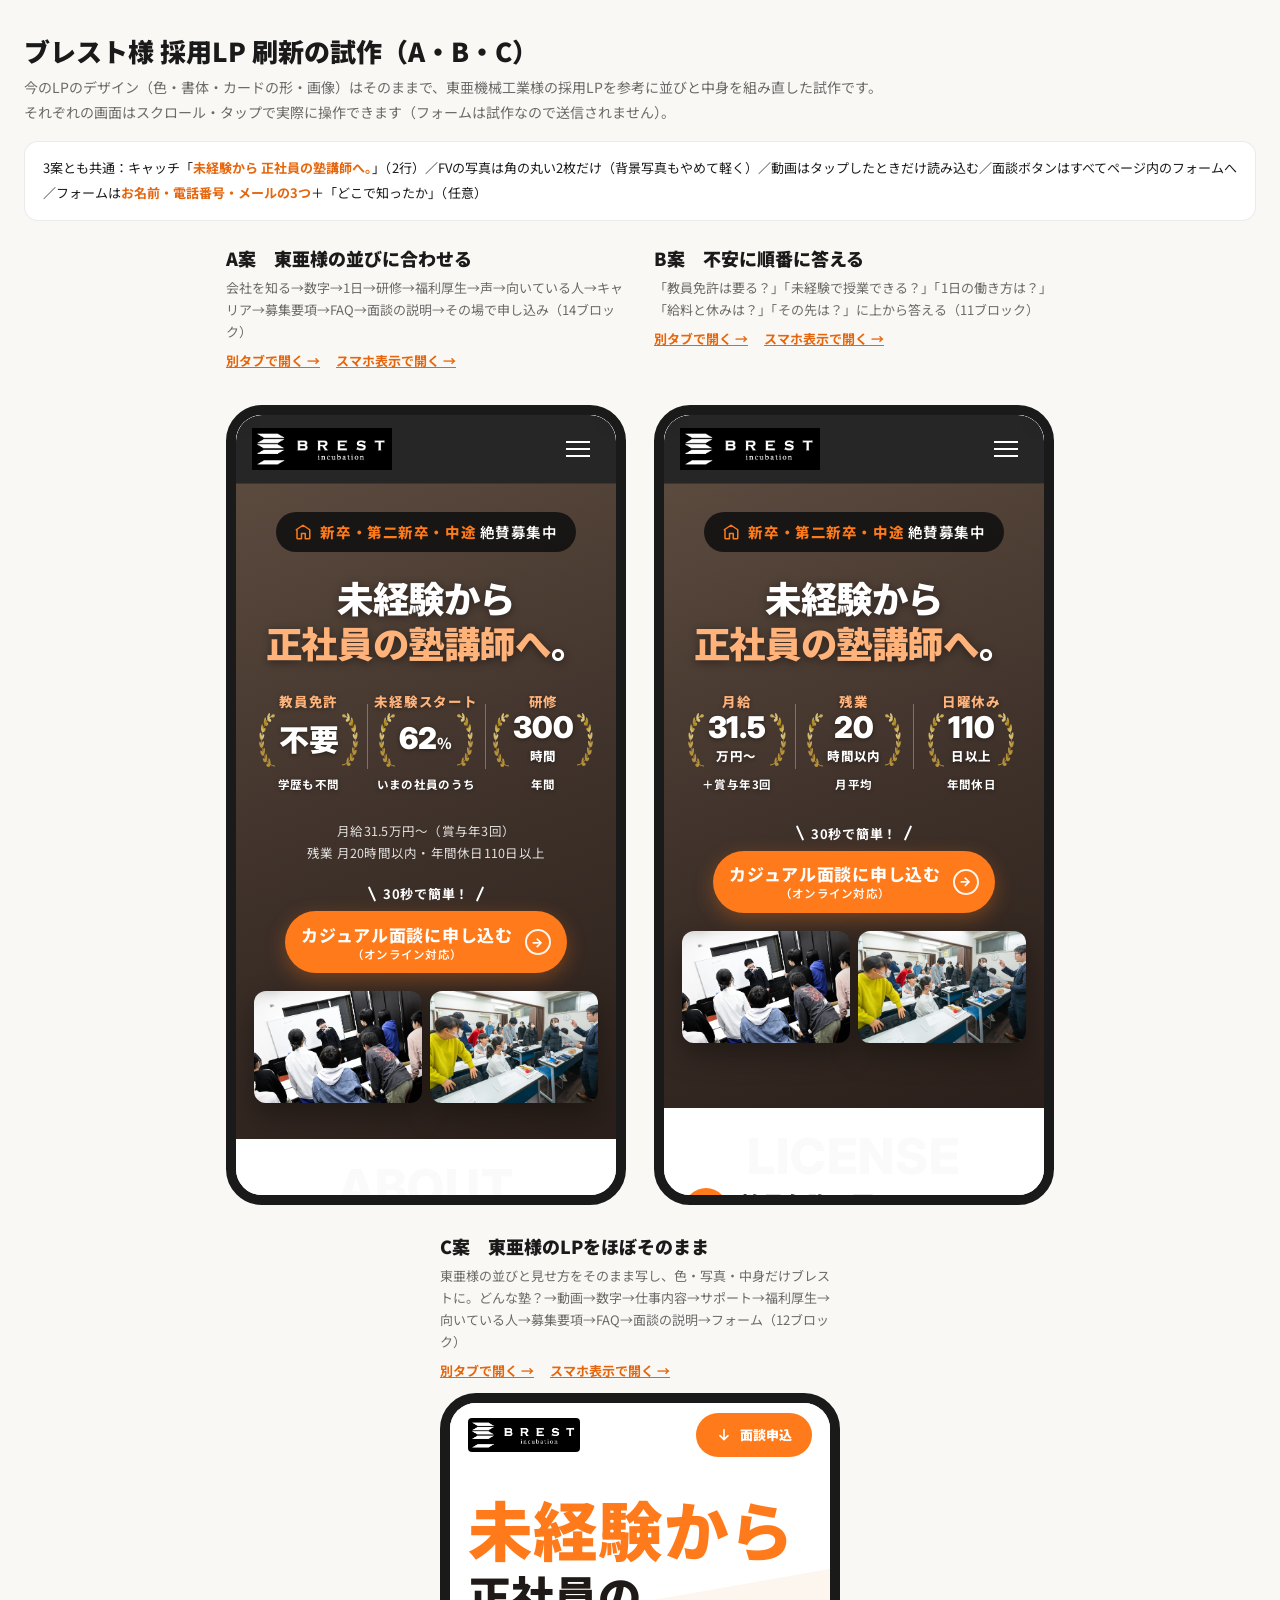
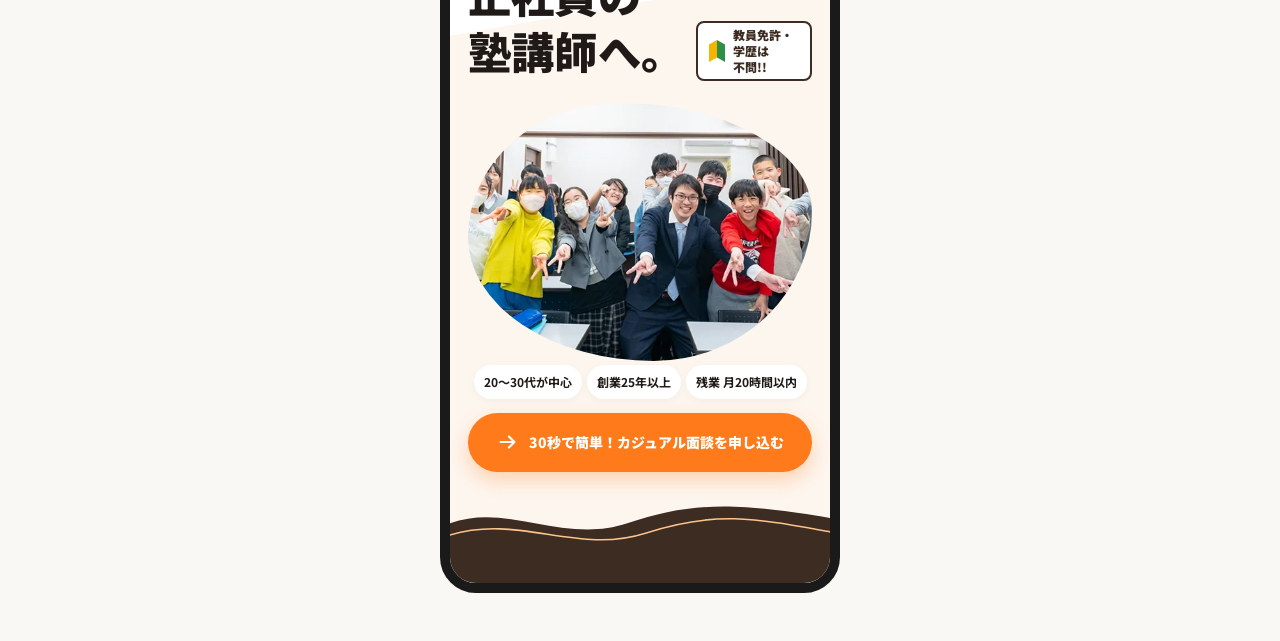
<file: index.html>
<!DOCTYPE html>
<html lang="ja">
<head>
<meta charset="UTF-8">
<meta name="viewport" content="width=device-width, initial-scale=1.0">
<meta name="robots" content="noindex, nofollow">
<title>ブレスト様 採用LP 刷新の試作（A・B・C）</title>
<link rel="stylesheet" href="https://fonts.googleapis.com/css2?family=Noto+Sans+JP:wght@400;700;900&display=swap">
<style>
  *{box-sizing:border-box;margin:0;padding:0}
  body{font-family:"Noto Sans JP",sans-serif;background:#faf8f4;color:#1a1a1a;padding:32px 24px 48px}
  h1{font-size:26px;font-weight:900}
  .lead{font-size:14px;color:#6b6b6b;margin-top:6px;line-height:1.8}
  .common{margin-top:16px;background:#fff;border:1px solid rgba(0,0,0,.08);border-radius:14px;padding:14px 18px;font-size:13px;line-height:1.9}
  .common b{color:#e6660d}
  .cols{display:flex;gap:28px;margin-top:24px;justify-content:center;flex-wrap:wrap}
  .col{width:400px}
  .col__head{min-height:150px}
  .col__title{font-size:18px;font-weight:900}
  .rec{font-size:12px;background:#ff7a1a;color:#fff;border-radius:999px;padding:2px 10px;vertical-align:middle}
  .col__desc{font-size:13px;color:#6b6b6b;margin-top:6px;line-height:1.7}
  .col__open{display:inline-block;margin-top:8px;font-size:13px;font-weight:700;color:#e6660d}
  .phone{margin-top:10px;border:10px solid #1a1a1a;border-radius:36px;overflow:hidden;height:800px;background:#fff}
  .phone iframe{width:100%;height:100%;border:0;display:block}
  html{-webkit-text-size-adjust:100%;text-size-adjust:100%}
  .rec{white-space:nowrap}
  .col__btn{display:none}
  @media (max-width:760px){
    body{padding:24px 16px 40px}
    h1{font-size:21px;line-height:1.5}
    .lead br{display:none}
    .cols{gap:14px}
    .col{width:100%;background:#fff;border:1px solid rgba(0,0,0,.08);border-radius:16px;padding:18px}
    .col__head{min-height:0}
    .col__open,.phone{display:none}
    .col__btn{display:block;margin-top:14px;text-align:center;background:#ff7a1a;color:#fff;font-weight:700;font-size:15px;border-radius:999px;padding:13px 0;text-decoration:none}
  }
</style>
</head>
<body>
  <h1>ブレスト様 採用LP 刷新の試作（A・B・C）</h1>
  <p class="lead">今のLPのデザイン（色・書体・カードの形・画像）はそのままで、東亜機械工業様の採用LPを参考に並びと中身を組み直した試作です。<br>それぞれの画面はスクロール・タップで実際に操作できます（フォームは試作なので送信されません）。</p>
  <p class="common">3案とも共通：キャッチ「<b>未経験から 正社員の塾講師へ。</b>」（2行）／FVの写真は角の丸い2枚だけ（背景写真もやめて軽く）／動画はタップしたときだけ読み込む／面談ボタンはすべてページ内のフォームへ／フォームは<b>お名前・電話番号・メールの3つ</b>＋「どこで知ったか」（任意）</p>
  <div class="cols">
    <div class="col">
      <div class="col__head">
        <p class="col__title">A案　東亜様の並びに合わせる</p>
        <p class="col__desc">会社を知る→数字→1日→研修→福利厚生→声→向いている人→キャリア→募集要項→FAQ→面談の説明→その場で申し込み（14ブロック）</p>
        <a class="col__open" href="a.html" target="_blank">別タブで開く →</a>　<a class="col__open" href="phone.html?p=a" target="_blank">スマホ表示で開く →</a>
        <a class="col__btn" href="a.html">A案を開く</a>
      </div>
      <div class="phone"><iframe src="a.html" title="A案　東亜様の並びに合わせる" loading="lazy"></iframe></div>
    </div>
    <div class="col">
      <div class="col__head">
        <p class="col__title">B案　不安に順番に答える</p>
        <p class="col__desc">「教員免許は要る？」「未経験で授業できる？」「1日の働き方は？」「給料と休みは？」「その先は？」に上から答える（11ブロック）</p>
        <a class="col__open" href="b.html" target="_blank">別タブで開く →</a>　<a class="col__open" href="phone.html?p=b" target="_blank">スマホ表示で開く →</a>
        <a class="col__btn" href="b.html">B案を開く</a>
      </div>
      <div class="phone"><iframe src="b.html" title="B案　不安に順番に答える" loading="lazy"></iframe></div>
    </div>
    <div class="col">
      <div class="col__head">
        <p class="col__title">C案　東亜様のLPをほぼそのまま</p>
        <p class="col__desc">東亜様の並びと見せ方をそのまま写し、色・写真・中身だけブレストに。どんな塾？→動画→数字→仕事内容→サポート→福利厚生→向いている人→募集要項→FAQ→面談の説明→フォーム（12ブロック）</p>
        <a class="col__open" href="c.html" target="_blank">別タブで開く →</a>　<a class="col__open" href="phone.html?p=c" target="_blank">スマホ表示で開く →</a>
        <a class="col__btn" href="c.html">C案を開く</a>
      </div>
      <div class="phone"><iframe src="c.html" title="C案　東亜様のLPをほぼそのまま" loading="lazy"></iframe></div>
    </div>
  </div>
</body>
</html>
</file>
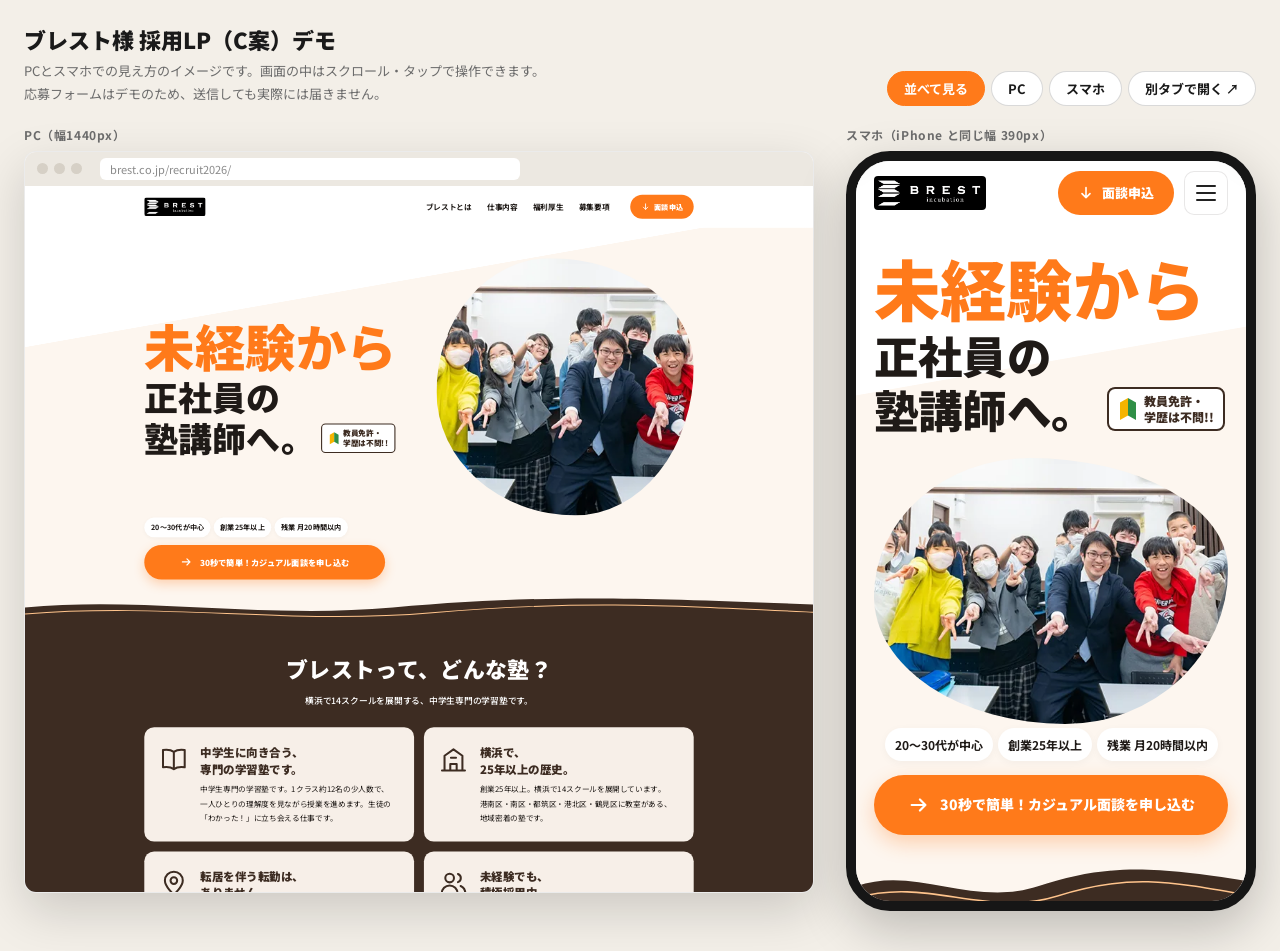
<file: c-demo/index.html>
<!DOCTYPE html>
<html lang="ja">
<head>
<meta charset="UTF-8">
<meta name="viewport" content="width=device-width, initial-scale=1.0">
<meta name="robots" content="noindex, nofollow">
<title>ブレスト様 採用LP（C案）デモ｜PC・スマホでの見え方</title>
<link rel="stylesheet" href="https://fonts.googleapis.com/css2?family=Noto+Sans+JP:wght@400;700;900&display=swap">
<style>
  *{box-sizing:border-box;margin:0;padding:0}
  html{-webkit-text-size-adjust:100%;text-size-adjust:100%}
  body{font-family:"Noto Sans JP",sans-serif;background:#f3efe8;color:#1a1a1a;min-height:100vh;padding:24px 24px 40px}
  .head{max-width:1500px;margin:0 auto;display:flex;flex-wrap:wrap;align-items:flex-end;justify-content:space-between;gap:12px}
  h1{font-size:22px;font-weight:900;line-height:1.4}
  .lead{font-size:13px;color:#6b6b6b;margin-top:4px;line-height:1.8}
  .tabs{display:flex;gap:6px;flex-wrap:wrap}
  .tabs button,.tabs a{font:inherit;font-size:13px;font-weight:700;color:#1a1a1a;background:#fff;border:1px solid rgba(0,0,0,.15);border-radius:999px;padding:7px 16px;cursor:pointer;text-decoration:none}
  .tabs button.is-on{background:#ff7a1a;border-color:#ff7a1a;color:#fff}
  .stage{max-width:1500px;margin:20px auto 0;display:flex;gap:32px;align-items:flex-start;justify-content:center}
  .label{font-size:12px;font-weight:700;color:#6b6b6b;margin-bottom:8px;letter-spacing:.05em}
  .pc{flex:1 1 auto;min-width:0;max-width:1100px}
  .pc__frame{background:#fff;border-radius:12px;overflow:hidden;box-shadow:0 18px 50px rgba(0,0,0,.16);border:1px solid rgba(0,0,0,.08)}
  .pc__bar{height:34px;background:#ece8e1;display:flex;align-items:center;gap:6px;padding:0 12px}
  .pc__bar i{width:11px;height:11px;border-radius:50%;background:#d6d0c6}
  .pc__url{margin-left:12px;flex:1;max-width:420px;height:22px;border-radius:6px;background:#fff;font-size:11px;color:#8a8a8a;display:flex;align-items:center;padding:0 10px}
  .pc__view{position:relative;overflow:hidden}
  .pc__view iframe{position:absolute;top:0;left:0;width:1440px;border:0;transform-origin:0 0}
  .sp{flex:0 0 auto}
  .sp__frame{width:410px;border:10px solid #161616;border-radius:44px;overflow:hidden;background:#fff;box-shadow:0 18px 50px rgba(0,0,0,.22)}
  .sp__frame iframe{width:390px;border:0;display:block}
  body[data-v="pc"] .sp,body[data-v="sp"] .pc{display:none}
  body[data-v="pc"] .pc{max-width:1500px}
  .mobile-note{display:none}
  @media (max-width:900px){
    body{padding:16px 0 0}
    .head{padding:0 16px}
    h1{font-size:18px}
    .tabs,.pc,.label{display:none !important}
    .stage{margin-top:12px}
    .sp{width:100%;display:block !important}
    .sp__frame{width:100%;border:0;border-radius:0;box-shadow:none}
    .sp__frame iframe{width:100%}
    .mobile-note{display:block;font-size:12px;color:#6b6b6b;margin-top:6px;line-height:1.7}
  }
</style>
</head>
<body data-v="both">
  <div class="head">
    <div>
      <h1>ブレスト様 採用LP（C案）デモ</h1>
      <p class="lead">PCとスマホでの見え方のイメージです。画面の中はスクロール・タップで操作できます。<br>応募フォームはデモのため、送信しても実際には届きません。</p>
      <p class="mobile-note">スマホでの見え方を表示しています。PCでの見え方は、このページをPCで開くとご覧いただけます。</p>
    </div>
    <div class="tabs">
      <button type="button" data-v="both">並べて見る</button>
      <button type="button" data-v="pc">PC</button>
      <button type="button" data-v="sp">スマホ</button>
      <a href="lp/" target="_blank" rel="noopener">別タブで開く ↗</a>
    </div>
  </div>

  <div class="stage">
    <div class="pc">
      <p class="label">PC（幅1440px）</p>
      <div class="pc__frame">
        <div class="pc__bar"><i></i><i></i><i></i><span class="pc__url">brest.co.jp/recruit2026/</span></div>
        <div class="pc__view" id="pcView"><iframe id="pcFrame" src="lp/" title="PCでの見え方"></iframe></div>
      </div>
    </div>
    <div class="sp">
      <p class="label">スマホ（iPhone と同じ幅 390px）</p>
      <div class="sp__frame"><iframe id="spFrame" src="lp/" title="スマホでの見え方"></iframe></div>
    </div>
  </div>

  <script>
    var body = document.body;
    var pcView = document.getElementById("pcView");
    var pcFrame = document.getElementById("pcFrame");
    var spFrame = document.getElementById("spFrame");

    function fit() {
      var mobile = window.innerWidth <= 900;
      var h = Math.max(480, window.innerHeight - (mobile ? 110 : 160));
      spFrame.style.height = (mobile ? window.innerHeight - 90 : Math.min(h, 844)) + "px";
      var w = pcView.clientWidth;
      if (!w) return;
      var scale = w / 1440;
      var viewH = Math.max(420, window.innerHeight - 194);
      pcView.style.height = viewH + "px";
      pcFrame.style.height = viewH / scale + "px";
      pcFrame.style.transform = "scale(" + scale + ")";
    }

    function setView(v) {
      body.setAttribute("data-v", v);
      document.querySelectorAll(".tabs button").forEach(function (b) { b.classList.toggle("is-on", b.dataset.v === v); });
      history.replaceState(null, "", v === "both" ? location.pathname : "?v=" + v);
      fit();
    }

    document.querySelectorAll(".tabs button").forEach(function (b) {
      b.addEventListener("click", function () { setView(b.dataset.v); });
    });
    window.addEventListener("resize", fit);
    var first = new URLSearchParams(location.search).get("v");
    setView(first === "pc" || first === "sp" ? first : "both");
  </script>
</body>
</html>
</file>
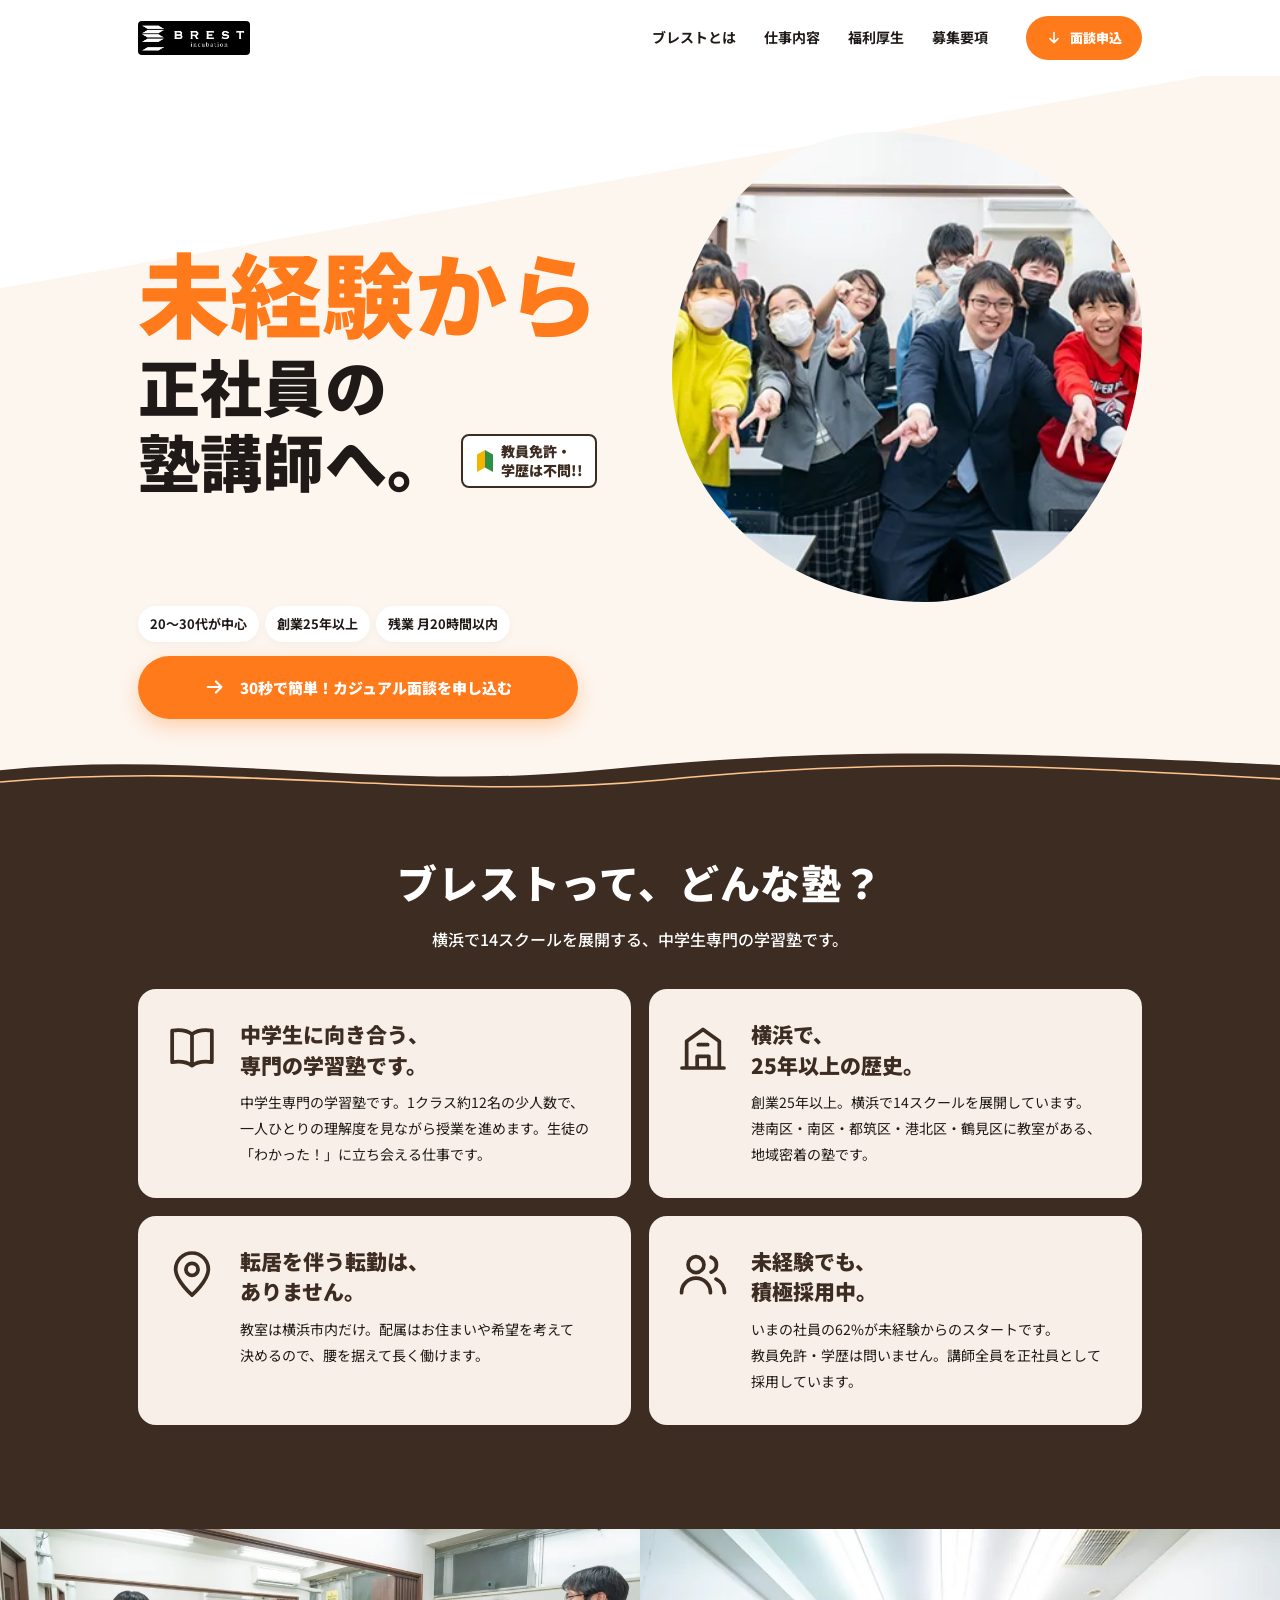
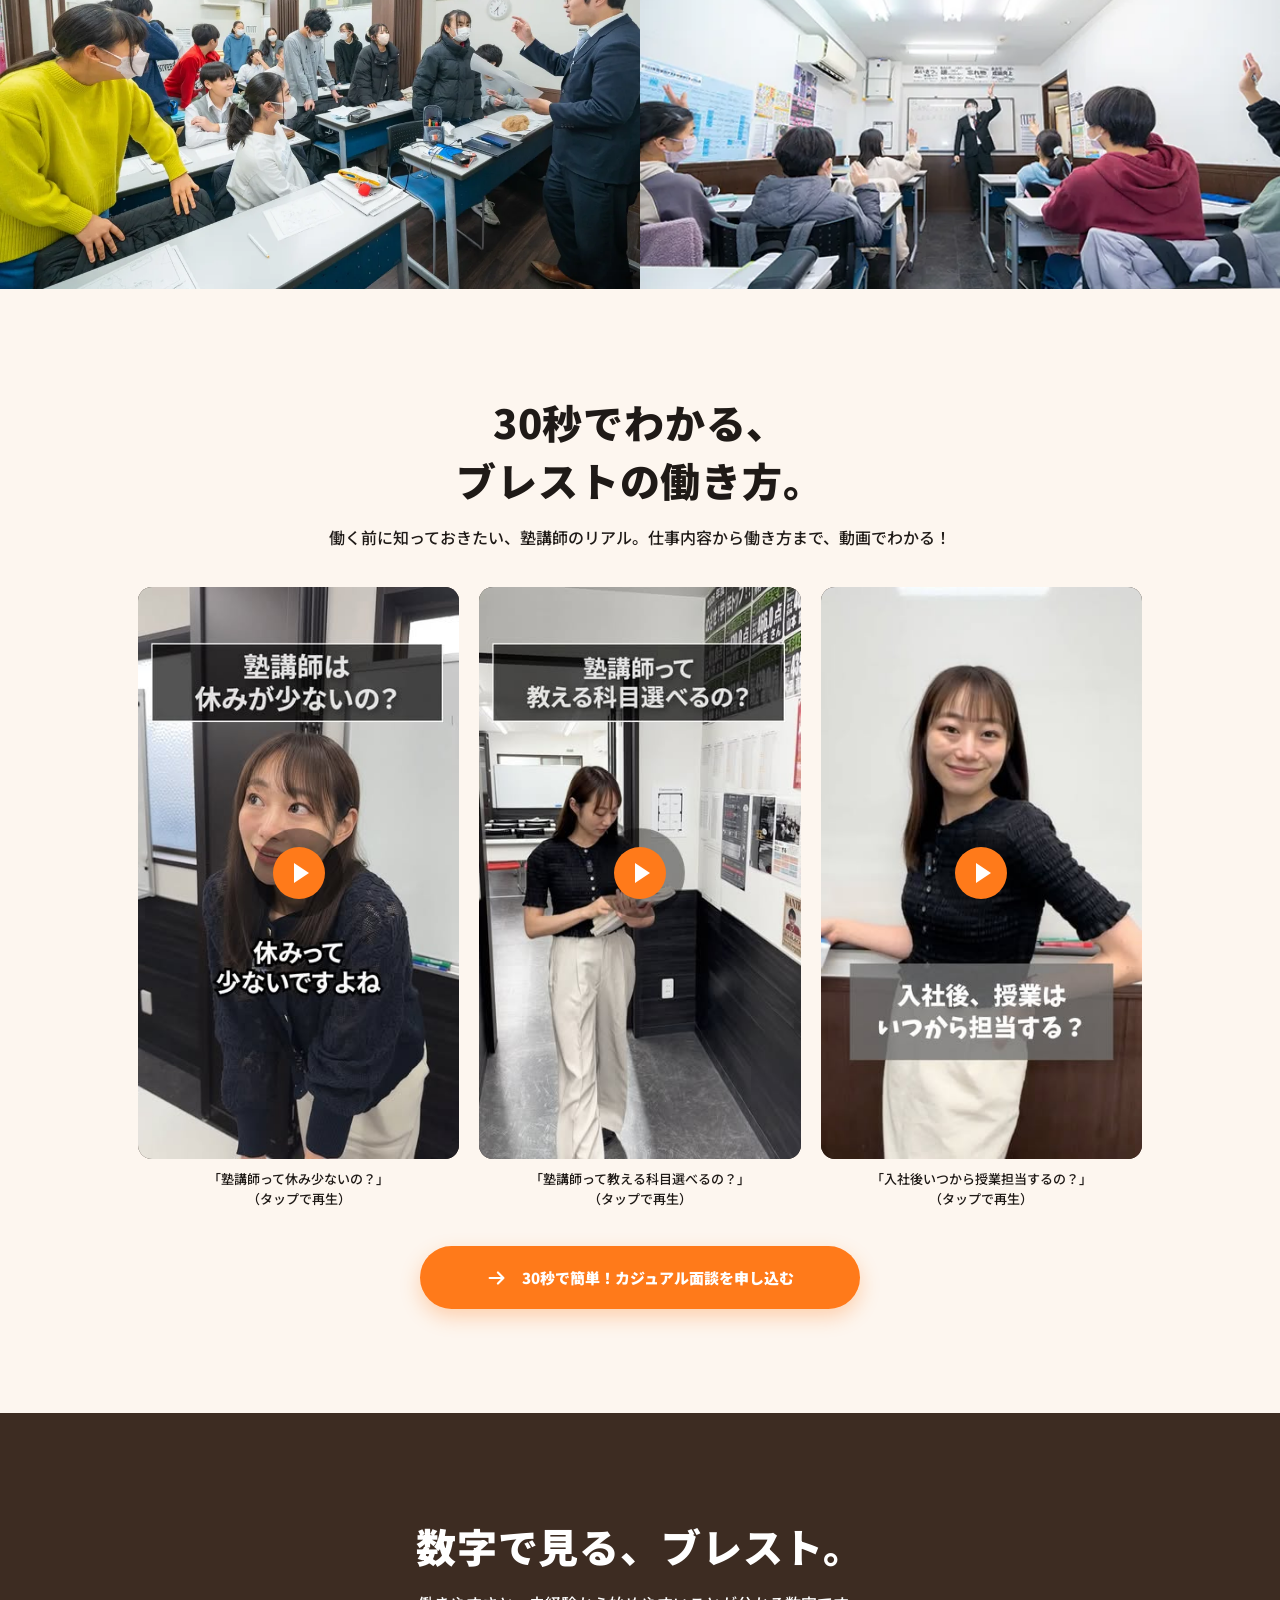
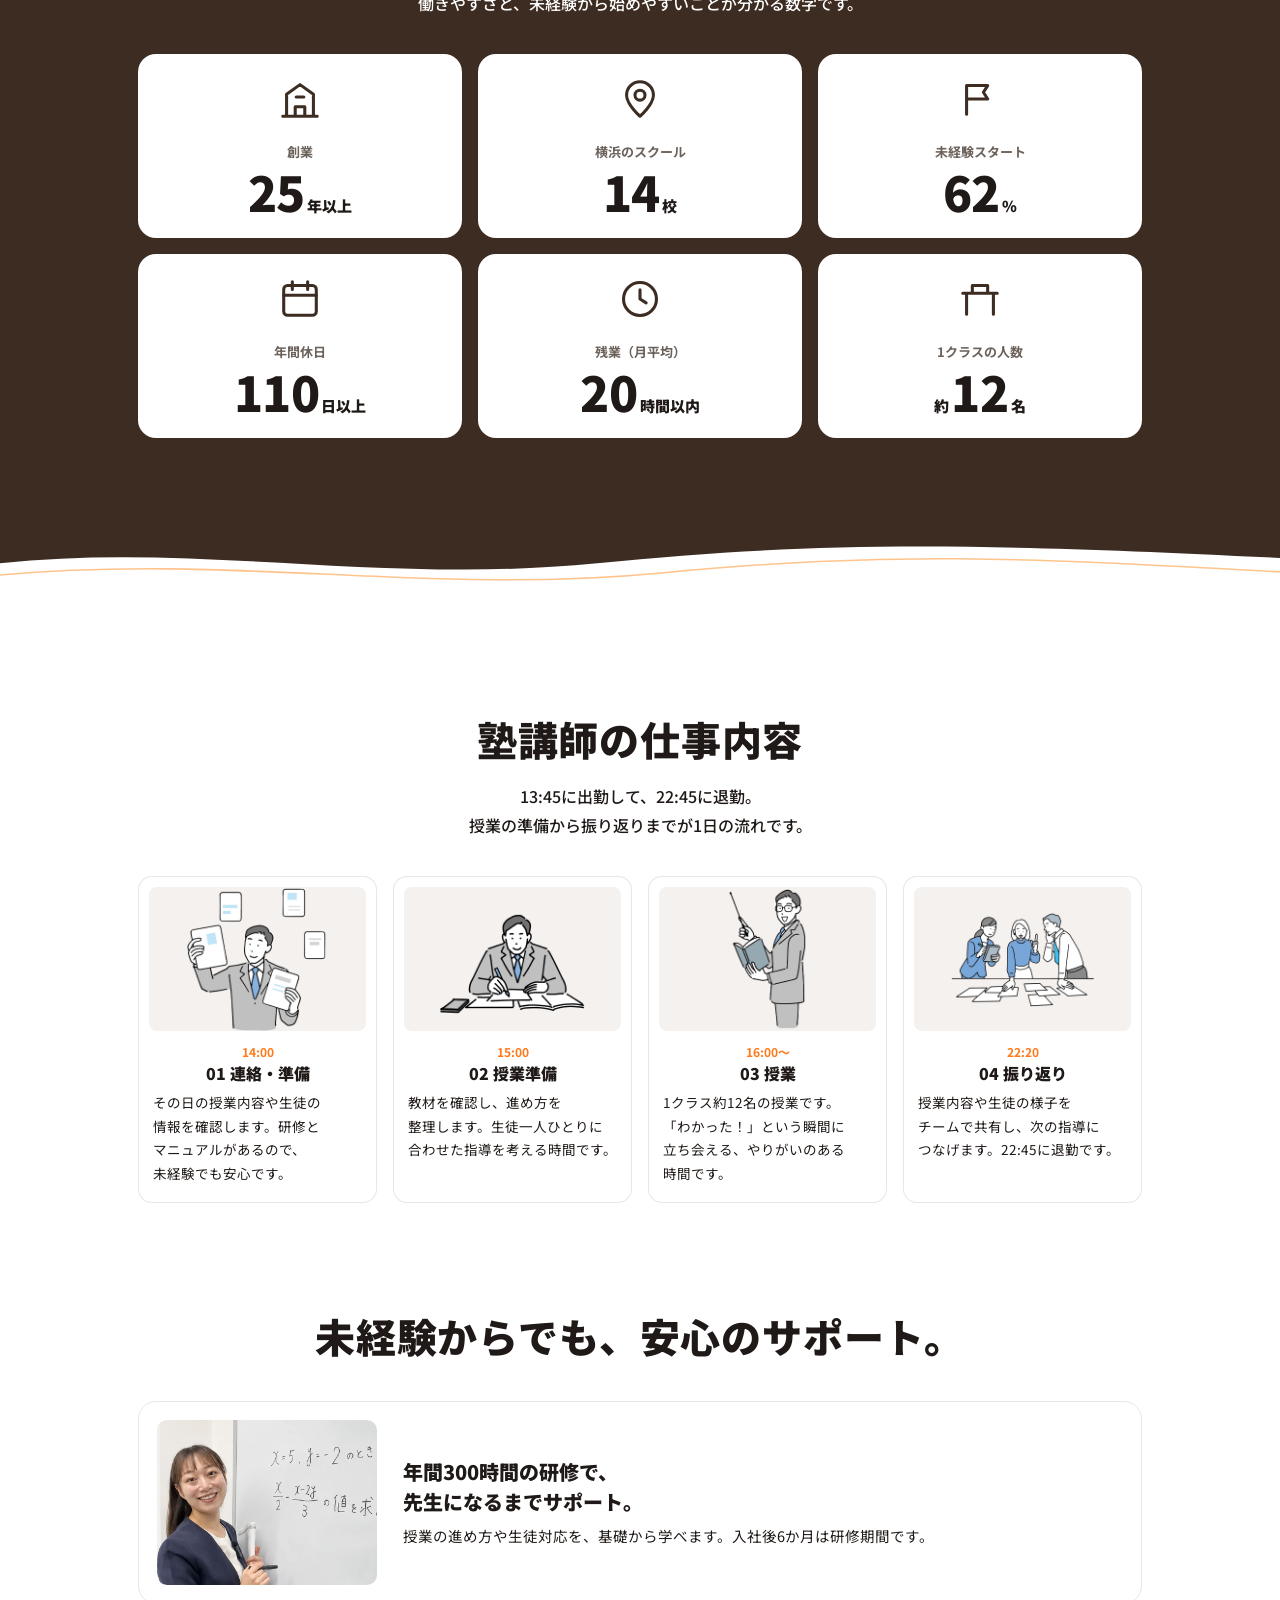
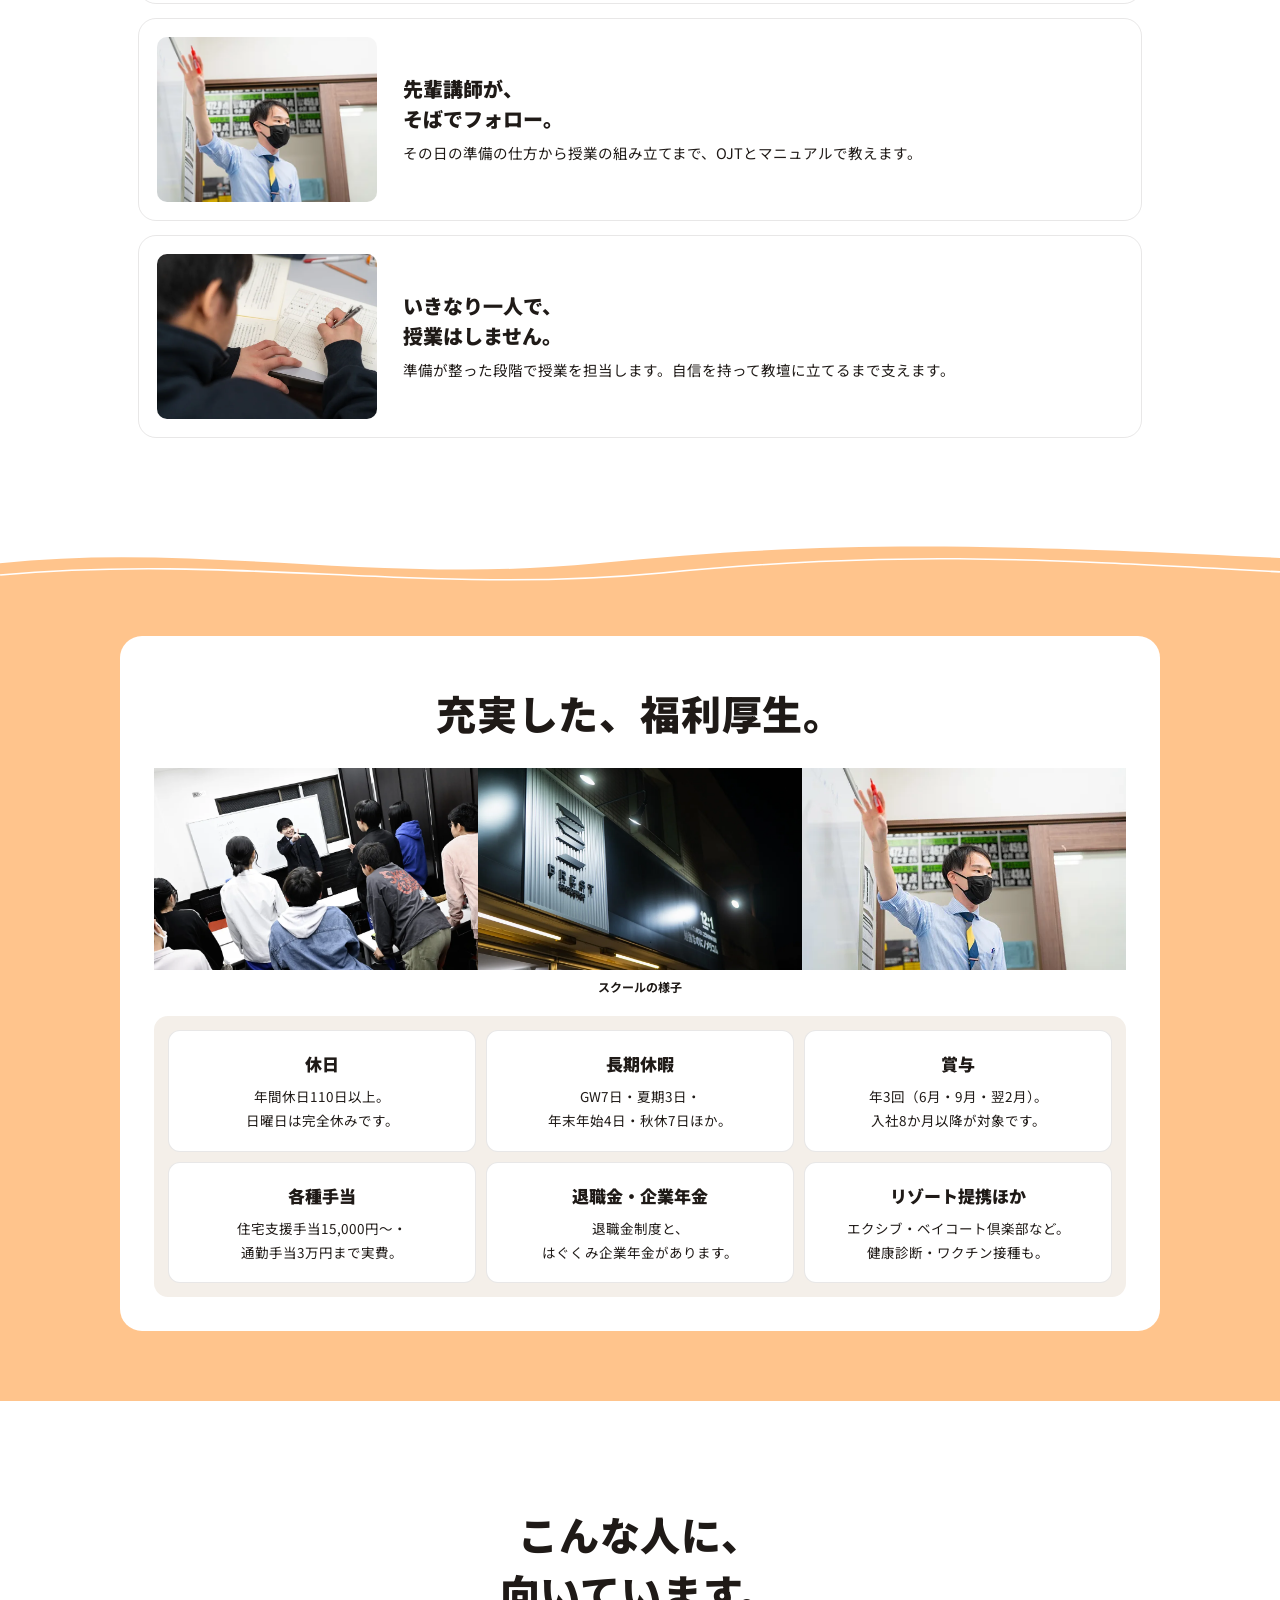
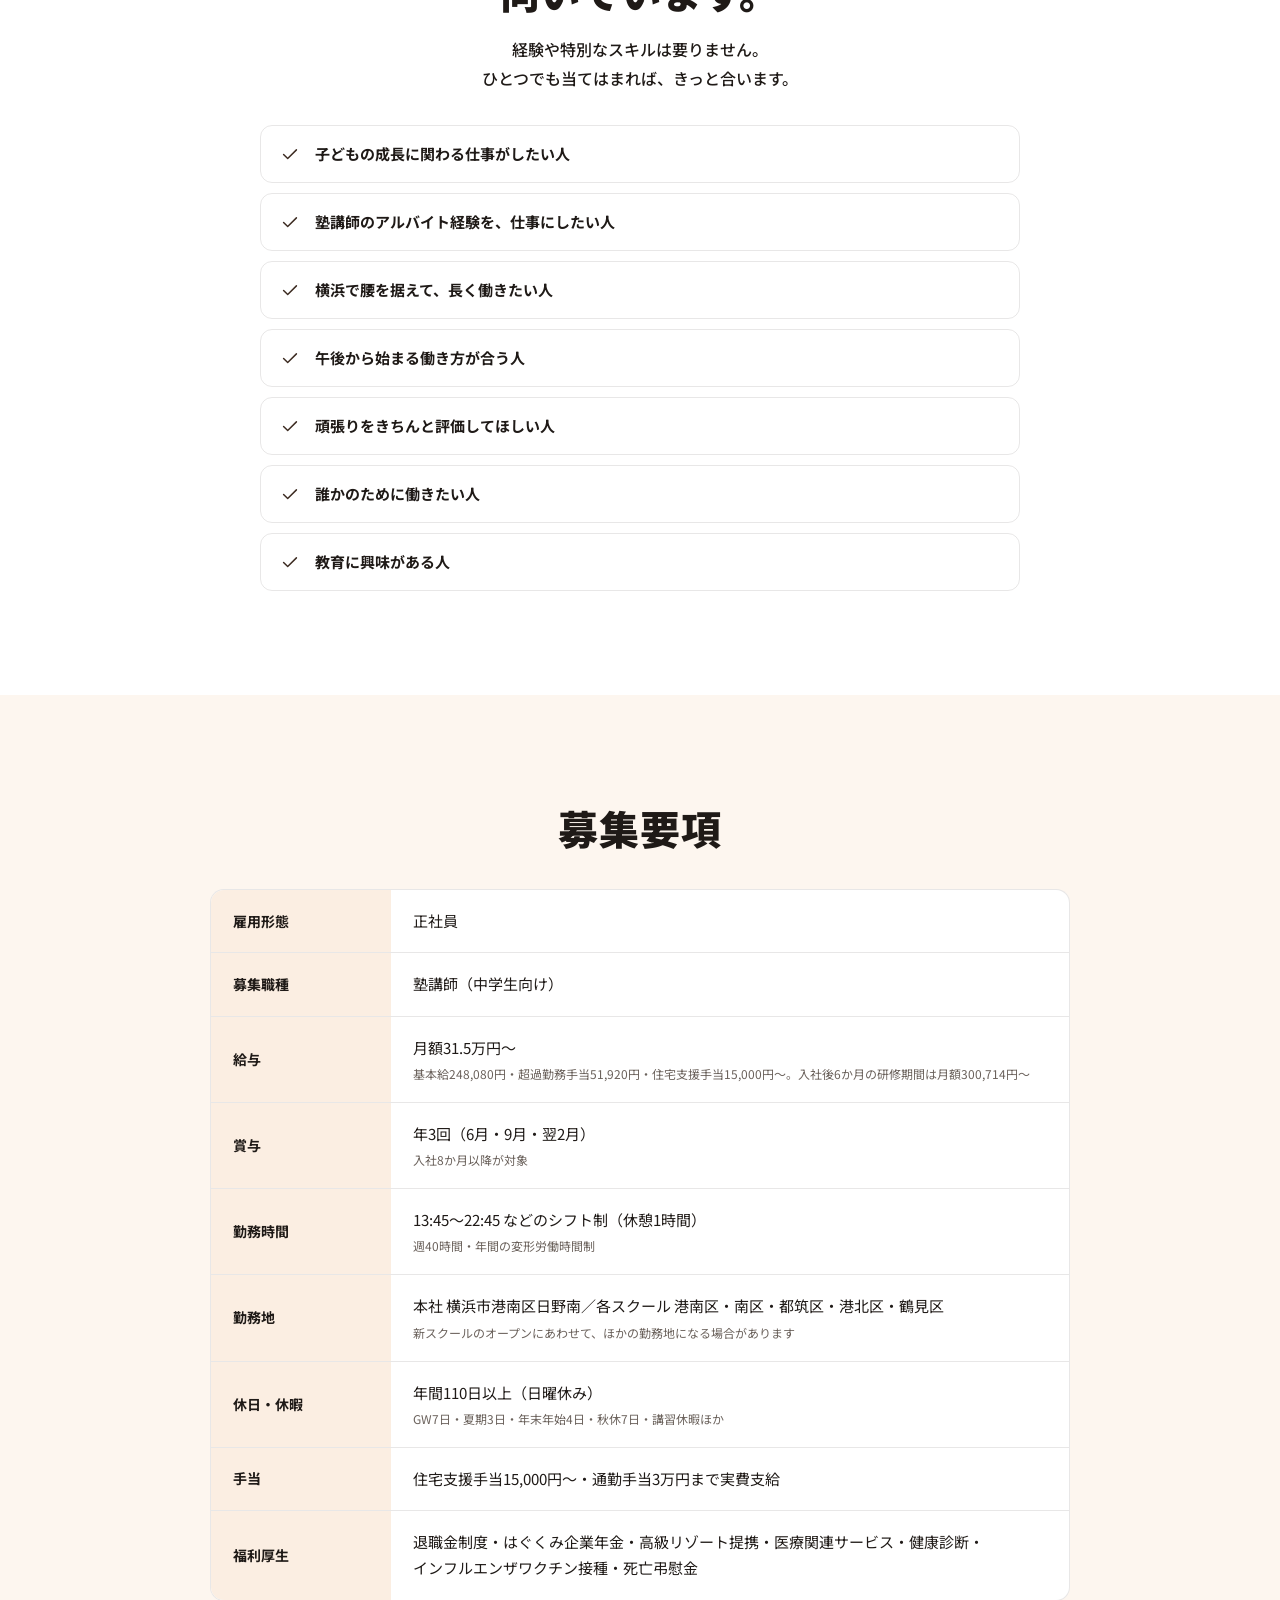
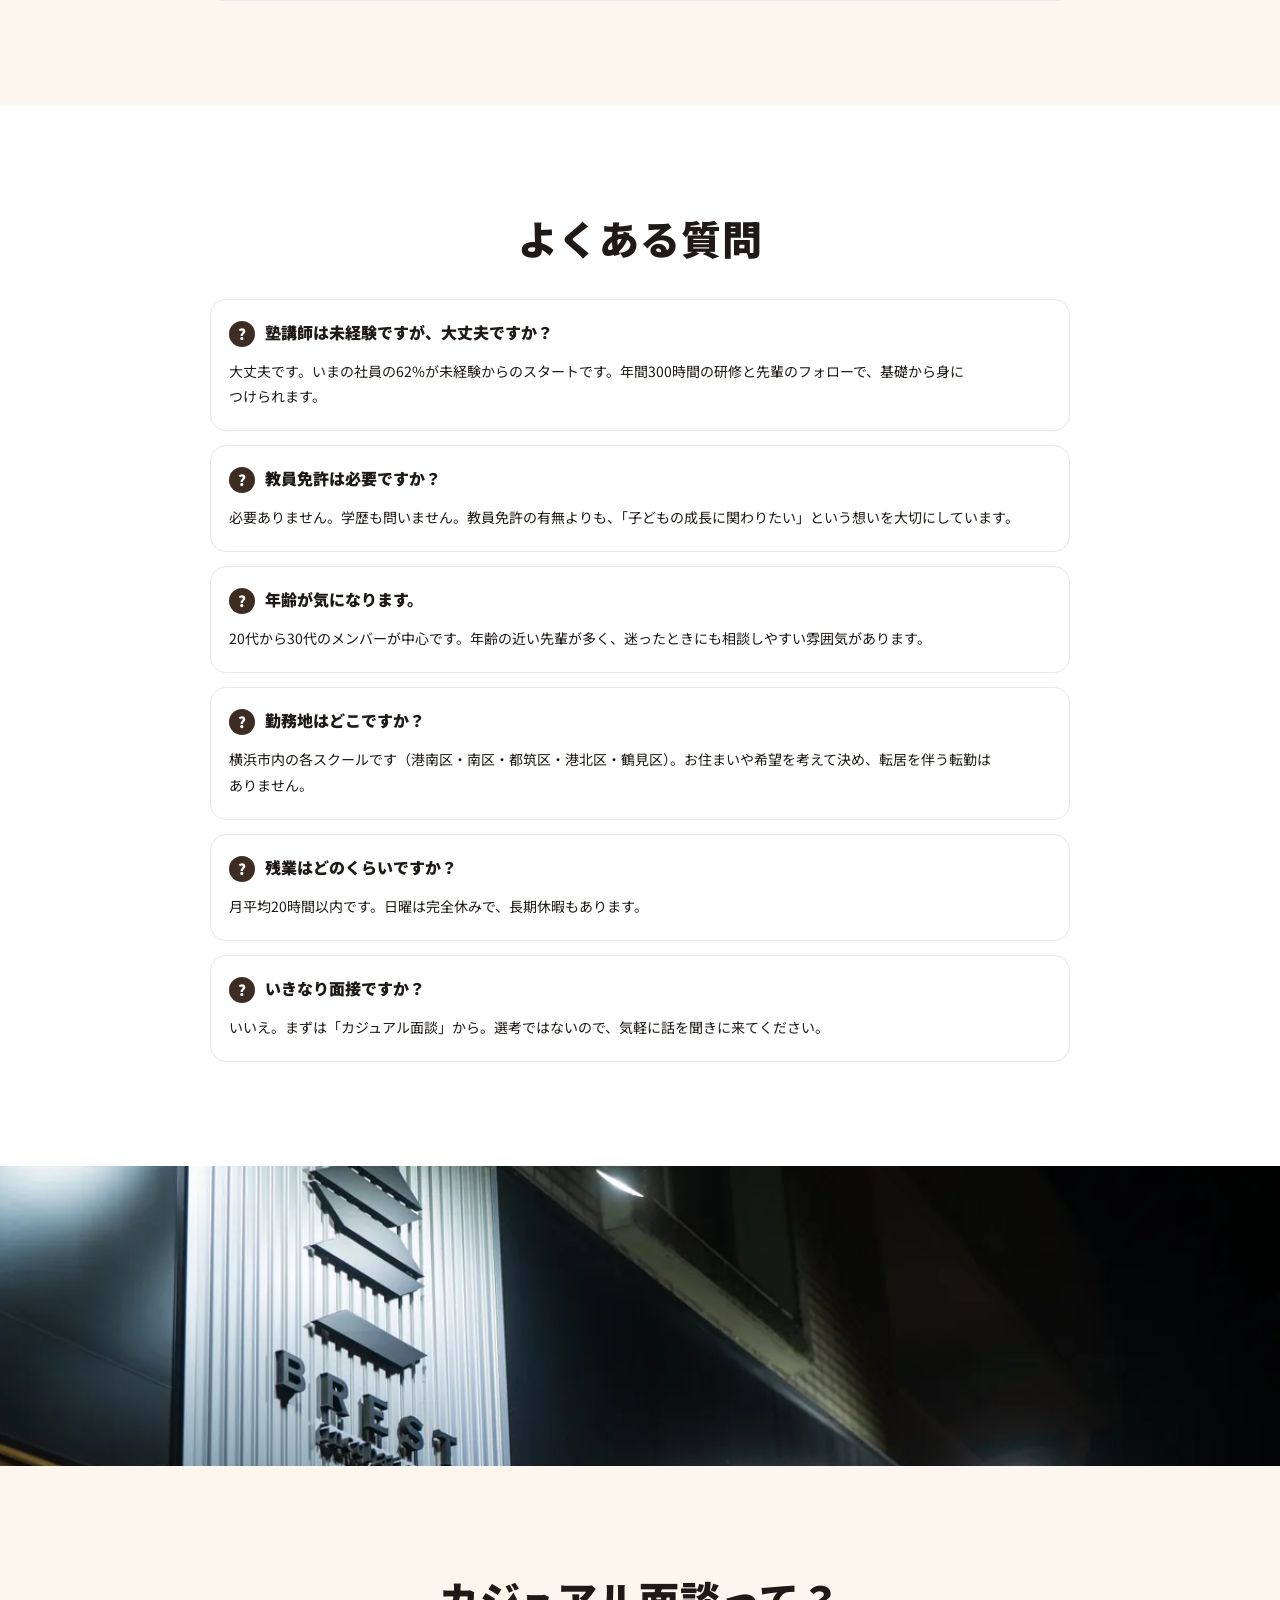
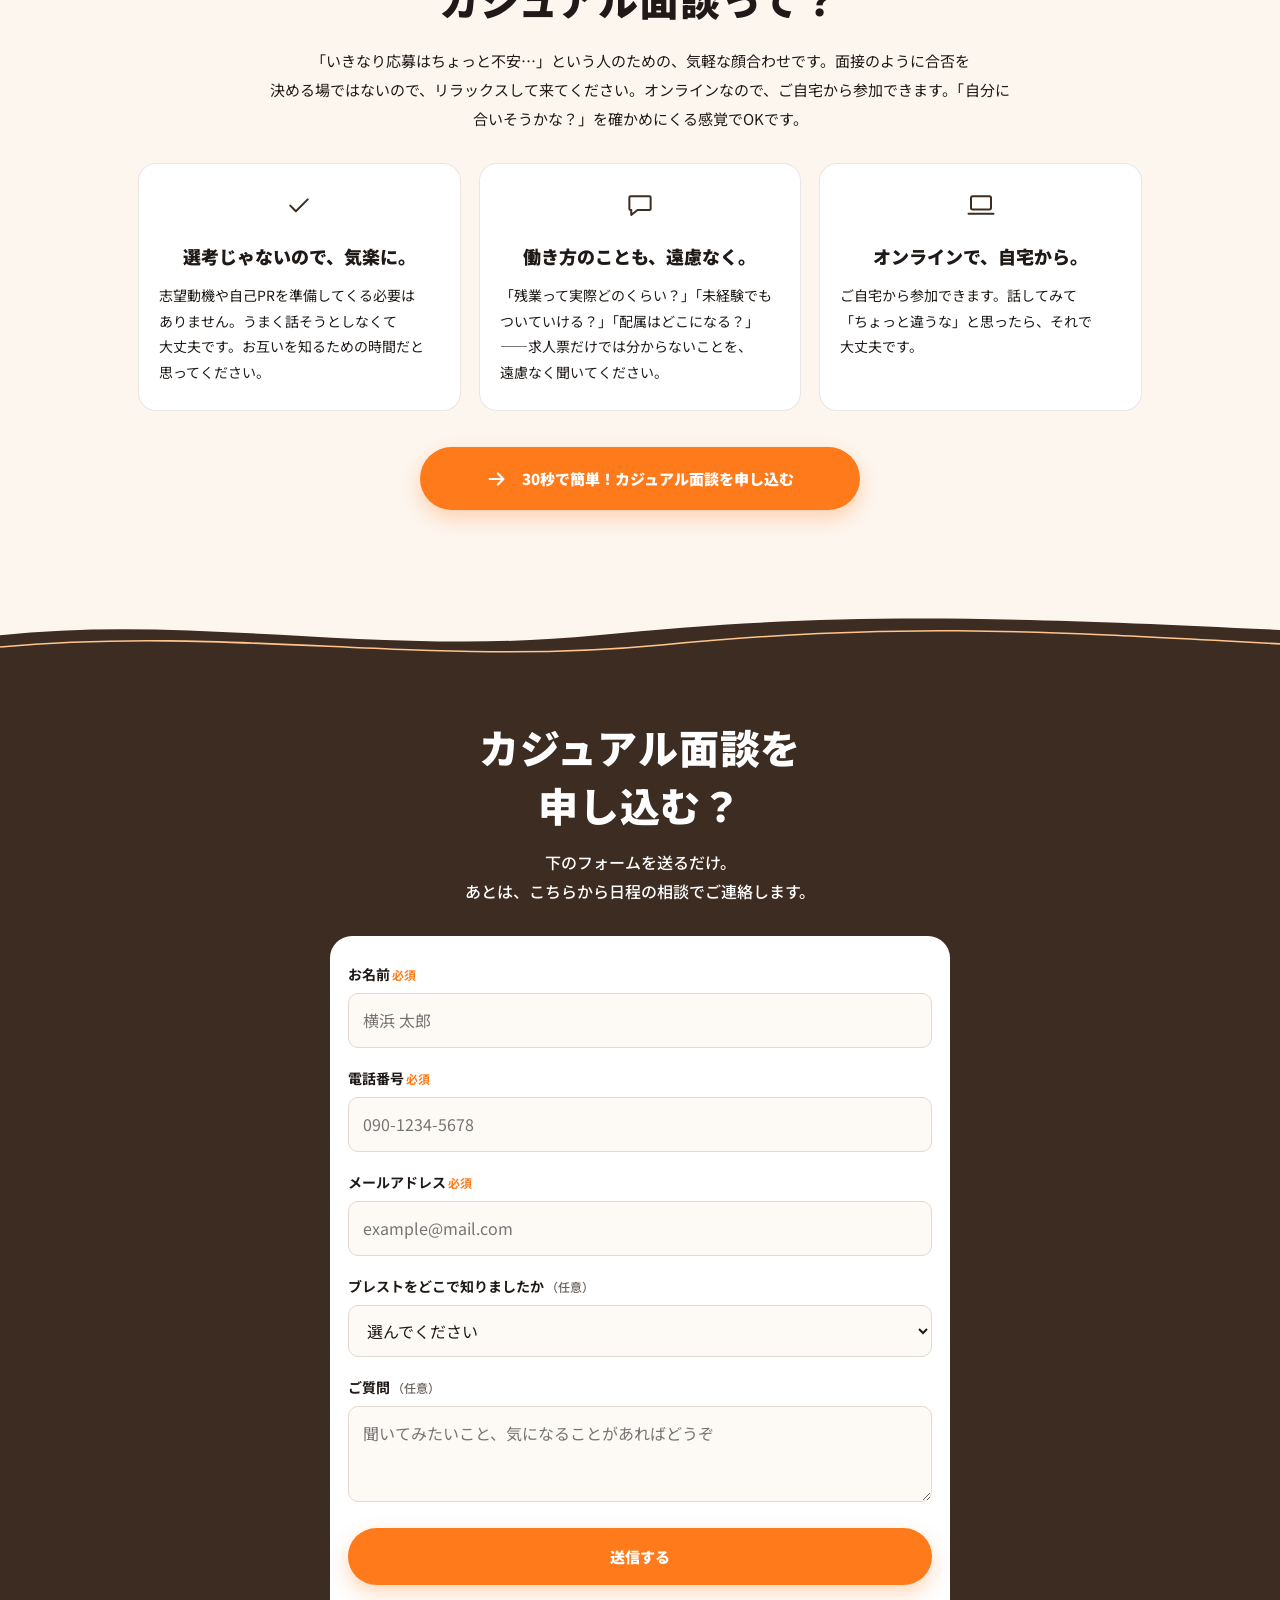
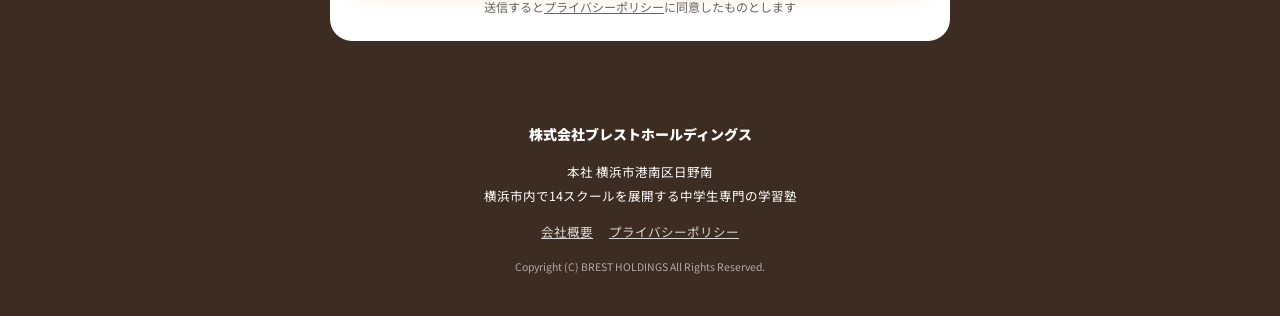
<file: c-demo/lp/index.html>
<!DOCTYPE html>
<html lang="ja">
<head>

  <meta charset="UTF-8">
  <meta name="robots" content="noindex, nofollow">
  <meta name="viewport" content="width=device-width, initial-scale=1.0">
  <title>塾講師（正社員）募集｜学習塾ブレスト</title>
  <meta name="description" content="横浜市内に14スクール展開する学習塾ブレストの塾講師（正社員）募集ページ。月給31.5万円〜（賞与年3回）／残業 月平均20時間以内／日曜休み＋年間休日110日以上。未経験スタート62%の働きやすい環境です。">
  <meta name="keywords" content="横浜 塾講師 求人, 塾講師 正社員 横浜, 教育 仕事 横浜, ブレスト 採用">

  <link rel="icon" href="images/brand/favicon.png">
  <link rel="apple-touch-icon" href="images/brand/favicon.png">

  <!-- OGP -->
  <meta property="og:locale" content="ja_JP">
  <meta property="og:type" content="website">
  <meta property="og:site_name" content="学習塾ブレスト">
  <meta property="og:title" content="塾講師（正社員）募集｜学習塾ブレスト">
  <meta property="og:description" content="塾講師の仕事を、もっと働きやすく。月給31.5万円〜・年間休日110日以上・日曜休み。学習塾ブレストの塾講師（正社員）募集。">
  <meta property="og:url" content="https://brest.co.jp/recruit2026/">
  <meta property="og:image" content="https://brest.co.jp/recruit2026/images/brand/ogp.jpg">
  <meta property="og:image:width" content="1200">
  <meta property="og:image:height" content="630">
  <meta property="og:image:alt" content="塾講師の仕事を、もっと働きやすく。学習塾ブレスト 塾講師（正社員）募集">

  <!-- Twitter -->
  <meta name="twitter:card" content="summary_large_image">
  <meta name="twitter:title" content="塾講師（正社員）募集｜学習塾ブレスト">
  <meta name="twitter:description" content="塾講師の仕事を、もっと働きやすく。月給31.5万円〜・年間休日110日以上・日曜休み。">
  <meta name="twitter:image" content="https://brest.co.jp/recruit2026/images/brand/ogp.jpg">

    <link rel="preconnect" href="https://fonts.googleapis.com">
  <link rel="preconnect" href="https://fonts.gstatic.com" crossorigin>
  <link rel="stylesheet" href="https://fonts.googleapis.com/css2?family=Noto+Sans+JP:wght@400;500;700;900&display=swap">
  <link rel="stylesheet" href="css/c-toa.css?v=20261117">
  <!-- 構造化データ（Googleしごと検索向け JobPosting） -->
  <script type="application/ld+json">
  {
    "@context": "https://schema.org/",
    "@type": "JobPosting",
    "title": "塾講師（正社員）",
    "description": "<p>横浜市内に14スクールを展開する中学生専門の学習塾ブレストで、塾講師（正社員）を募集しています。</p><ul><li>給与: 月額31.5万円〜（基本給248,080円／超過勤務手当51,920円／住宅支援手当15,000円〜）※通勤手当は3万円まで実費支給。入社後6ヶ月間は研修期間のため月額300,714円〜</li><li>賞与: 年3回（6月・9月・翌2月）※支給対象は入社8か月以降</li><li>勤務時間: 週40時間（年間の変形労働時間制）13:45〜22:45などのシフト制・休憩1時間</li><li>休日・休暇: 年間110日以上（日曜休み）、GW休暇7日間・夏期休暇3日間・年末年始休暇4日間・秋休暇7日間ほか</li><li>残業: 月平均20時間以内</li><li>福利厚生: 高級リゾート提携、医療関連サービス、退職金制度、死亡弔慰金、健康診断・インフルエンザワクチン接種、はぐくみ企業年金</li></ul><p>未経験からのスタートも歓迎です。研修とマニュアル、先輩講師のOJTでサポートします。</p>",
    "datePosted": "2026-06-29",
    "employmentType": "FULL_TIME",
    "hiringOrganization": {
      "@type": "Organization",
      "name": "株式会社ブレストホールディングス",
      "sameAs": "https://brest.co.jp/",
      "logo": "https://brest.co.jp/recruit2026/images/brand/logo.png"
    },
    "jobLocation": {
      "@type": "Place",
      "address": {
        "@type": "PostalAddress",
        "streetAddress": "日野南",
        "addressLocality": "横浜市港南区",
        "addressRegion": "神奈川県",
        "addressCountry": "JP"
      }
    },
    "baseSalary": {
      "@type": "MonetaryAmount",
      "currency": "JPY",
      "value": {
        "@type": "QuantitativeValue",
        "minValue": 315000,
        "unitText": "MONTH"
      }
    },
    "workHours": "13:45〜22:45などのシフト制（週40時間・年間の変形労働時間制・休憩1時間）",
    "industry": "教育・学習支援業",
    "directApply": false,
    "url": "https://brest.co.jp/recruit2026/"
  }
  </script>
</head>
<body id="top">

  <header class="header">
    <div class="wrap header__inner">
      <a class="header__logo" href="#top"><img src="images/brand/logo.png" alt="BREST" width="160" height="48"></a>
      <nav class="header__nav" id="gnav"><a href="#about">ブレストとは</a><a href="#work">仕事内容</a><a href="#benefits">福利厚生</a><a href="#req">募集要項</a></nav>
      <a class="btn header__btn" href="#entry"><svg class="btn__arrow" viewBox="0 0 24 24" fill="none" stroke="currentColor" stroke-width="2.4" stroke-linecap="round" stroke-linejoin="round" aria-hidden="true"><path d="M12 4v15M6 13l6 6 6-6"/></svg>面談申込</a>
    <button class="header__burger" type="button" id="burger" aria-label="メニューを開く" aria-expanded="false" aria-controls="gnav"><span></span><span></span><span></span></button>
    </div>
  </header>

  <main>
    <section class="mv">
      <div class="wrap mv__grid">
        <div class="mv__text">
          <h1 class="mv__catch">
            <span class="mv__line1">未経験から</span>
            <span class="mv__line2">正社員の</span>
            <span class="mv__line3">塾講師へ。<span class="mv__badge"><svg viewBox="0 0 20 26" aria-hidden="true"><path d="M10 2 2 6.5V24l8-4.5z" fill="#f5b400"/><path d="M10 2l8 4.5V24l-8-4.5z" fill="#2f8f46"/></svg><span>教員免許・<br>学歴は不問!!</span></span></span>
          </h1>
        </div>
        <div class="mv__photo"><img src="images/photos/culture-01.webp" alt="講師と生徒たちの集合写真" fetchpriority="high"></div>
      </div>
      <div class="wrap">
        <div class="mv__chips"><span class="mv__chip">20〜30代が中心</span><span class="mv__chip">創業25年以上</span><span class="mv__chip">残業 月20時間以内</span></div>
        <div class="cta"><a href="#entry" class="btn"><svg class="btn__arrow" viewBox="0 0 24 24" fill="none" stroke="currentColor" stroke-width="2.4" stroke-linecap="round" stroke-linejoin="round" aria-hidden="true"><path d="M4 12h15M13 6l6 6-6 6"/></svg><span>30秒で簡単！カジュアル面談を申し込む</span></a></div>
      </div>
      <svg class="wave" viewBox="0 0 1200 120" preserveAspectRatio="none" style="background:transparent;height:64px"><g><path d="M0 40 C 180 0, 360 80, 560 40 S 900 0, 1200 30 L1200 120 L0 120 Z" fill="var(--c-main)"/><path d="M0 62 C 220 22, 400 100, 620 58 S 960 30, 1200 56" fill="none" stroke="#ffc48c" stroke-width="3"/></g></svg>
    </section>

    <section class="sec about" id="about">
      <div class="wrap">
        <h2 class="sec-title">ブレストって、<br class="sp">どんな塾？</h2>
        <p class="sec-lead">横浜で14スクールを展開する、<br class="sp">中学生専門の学習塾です。</p>
        <div class="about__list">
        <article class="about-card">
          <svg class="about-card__icon" viewBox="0 0 24 24" fill="none" stroke="currentColor" stroke-width="1.6" stroke-linecap="round" stroke-linejoin="round" aria-hidden="true"><path d="M12 6.5C10 5 7 4.5 3.5 5v13.5C7 18 10 18.5 12 20c2-1.5 5-2 8.5-1.5V5C17 4.5 14 5 12 6.5zM12 6.5V20"/></svg>
          <div><h3 class="about-card__title">中学生に向き合う、<br>専門の学習塾です。</h3><p class="about-card__text">中学生専門の学習塾です。1クラス約12名の少人数で、一人ひとりの理解度を見ながら授業を進めます。生徒の「わかった！」に立ち会える仕事です。</p></div>
        </article>
        <article class="about-card">
          <svg class="about-card__icon" viewBox="0 0 24 24" fill="none" stroke="currentColor" stroke-width="1.6" stroke-linecap="round" stroke-linejoin="round" aria-hidden="true"><path d="M3 21h18M5 21V9.5l7-5 7 5V21M9.5 21v-5h5v5M10 11h4"/></svg>
          <div><h3 class="about-card__title">横浜で、<br>25年以上の歴史。</h3><p class="about-card__text">創業25年以上。横浜で14スクールを展開しています。港南区・南区・都筑区・港北区・鶴見区に教室がある、地域密着の塾です。</p></div>
        </article>
        <article class="about-card">
          <svg class="about-card__icon" viewBox="0 0 24 24" fill="none" stroke="currentColor" stroke-width="1.6" stroke-linecap="round" stroke-linejoin="round" aria-hidden="true"><path d="M12 21s-7-6.1-7-11a7 7 0 0 1 14 0c0 4.9-7 11-7 11z"/><circle cx="12" cy="10" r="2.6"/></svg>
          <div><h3 class="about-card__title">転居を伴う転勤は、<br>ありません。</h3><p class="about-card__text">教室は横浜市内だけ。配属はお住まいや希望を考えて決めるので、腰を据えて長く働けます。</p></div>
        </article>
        <article class="about-card">
          <svg class="about-card__icon" viewBox="0 0 24 24" fill="none" stroke="currentColor" stroke-width="1.6" stroke-linecap="round" stroke-linejoin="round" aria-hidden="true"><circle cx="9" cy="8" r="3.4"/><path d="M2.8 20a6.2 6.2 0 0 1 12.4 0"/><path d="M15.5 4.8a3.4 3.4 0 0 1 0 6.4M17.6 14.2A6.2 6.2 0 0 1 21.2 20"/></svg>
          <div><h3 class="about-card__title">未経験でも、<br>積極採用中。</h3><p class="about-card__text">いまの社員の62%が未経験からのスタートです。教員免許・学歴は問いません。講師全員を正社員として採用しています。</p></div>
        </article>
        </div>
      </div>
    </section>
    <div class="gallery"><img src="images/photos/hero-g3-classroom.webp" alt="生徒でにぎわう教室" loading="lazy"><img src="images/photos/culture-02.webp" alt="授業の様子" loading="lazy"></div>

    <section class="sec movie" id="movie">
      <div class="wrap">
        <h2 class="sec-title">30秒でわかる、<br>ブレストの働き方。</h2>
        <p class="sec-lead">働く前に知っておきたい、塾講師のリアル。<br class="sp">仕事内容から働き方まで、動画でわかる！</p>
        <div class="movie__grid">
        <div class="movie__item">
          <button class="movie-lazy__item" type="button" data-ig="https://www.instagram.com/reel/DfE8peoujLp/" aria-label="動画1を再生">
            <img src="images/photos/reel-1.jpg" alt="" loading="lazy"><span class="movie-lazy__play"></span>
          </button>
          <p class="movie__cap">「塾講師って休み少ないの？」<br>（タップで再生）</p>
        </div>
        <div class="movie__item">
          <button class="movie-lazy__item" type="button" data-ig="https://www.instagram.com/reel/DeRcwZfujD7/" aria-label="動画2を再生">
            <img src="images/photos/reel-2.jpg" alt="" loading="lazy"><span class="movie-lazy__play"></span>
          </button>
          <p class="movie__cap">「塾講師って教える科目選べるの？」<br>（タップで再生）</p>
        </div>
        <div class="movie__item">
          <button class="movie-lazy__item" type="button" data-ig="https://www.instagram.com/reel/DcdiwpaP3jq/" aria-label="動画3を再生">
            <img src="images/photos/reel-3.jpg" alt="" loading="lazy"><span class="movie-lazy__play"></span>
          </button>
          <p class="movie__cap">「入社後いつから授業担当するの？」<br>（タップで再生）</p>
        </div>
        </div>
        <div class="cta"><a href="#entry" class="btn"><svg class="btn__arrow" viewBox="0 0 24 24" fill="none" stroke="currentColor" stroke-width="2.4" stroke-linecap="round" stroke-linejoin="round" aria-hidden="true"><path d="M4 12h15M13 6l6 6-6 6"/></svg><span>30秒で簡単！カジュアル面談を申し込む</span></a></div>
      </div>
    </section>

    <section class="sec numbers" id="numbers">
      <div class="wrap">
        <h2 class="sec-title">数字で見る、<br class="sp">ブレスト。</h2>
        <p class="sec-lead">働きやすさと、<br class="sp">未経験から始めやすいことが分かる数字です。</p>
        <div class="numbers__grid">
        <div class="num">
          <svg class="num__icon" viewBox="0 0 24 24" fill="none" stroke="currentColor" stroke-width="1.6" stroke-linecap="round" stroke-linejoin="round" aria-hidden="true"><path d="M3 21h18M5 21V9.5l7-5 7 5V21M9.5 21v-5h5v5M10 11h4"/></svg>
          <p class="num__label">創業</p>
          <p class="num__value"><span class="num__big">25</span><span class="num__unit">年以上</span></p>
        </div>
        <div class="num">
          <svg class="num__icon" viewBox="0 0 24 24" fill="none" stroke="currentColor" stroke-width="1.6" stroke-linecap="round" stroke-linejoin="round" aria-hidden="true"><path d="M12 21s-7-6.1-7-11a7 7 0 0 1 14 0c0 4.9-7 11-7 11z"/><circle cx="12" cy="10" r="2.6"/></svg>
          <p class="num__label">横浜のスクール</p>
          <p class="num__value"><span class="num__big">14</span><span class="num__unit">校</span></p>
        </div>
        <div class="num">
          <svg class="num__icon" viewBox="0 0 24 24" fill="none" stroke="currentColor" stroke-width="1.6" stroke-linecap="round" stroke-linejoin="round" aria-hidden="true"><path d="M5 20V5M5 5h11l-2.2 3.5L16 12H5"/></svg>
          <p class="num__label">未経験スタート</p>
          <p class="num__value"><span class="num__big">62</span><span class="num__unit">%</span></p>
        </div>
        <div class="num">
          <svg class="num__icon" viewBox="0 0 24 24" fill="none" stroke="currentColor" stroke-width="1.6" stroke-linecap="round" stroke-linejoin="round" aria-hidden="true"><rect x="3.5" y="5" width="17" height="15.5" rx="2"/><path d="M3.5 10h17M8 3v4M16 3v4"/></svg>
          <p class="num__label">年間休日</p>
          <p class="num__value"><span class="num__big">110</span><span class="num__unit">日以上</span></p>
        </div>
        <div class="num">
          <svg class="num__icon" viewBox="0 0 24 24" fill="none" stroke="currentColor" stroke-width="1.6" stroke-linecap="round" stroke-linejoin="round" aria-hidden="true"><circle cx="12" cy="12" r="8.6"/><path d="M12 7.2V12l3.2 2"/></svg>
          <p class="num__label">残業（月平均）</p>
          <p class="num__value"><span class="num__big">20</span><span class="num__unit">時間以内</span></p>
        </div>
        <div class="num">
          <svg class="num__icon" viewBox="0 0 24 24" fill="none" stroke="currentColor" stroke-width="1.6" stroke-linecap="round" stroke-linejoin="round" aria-hidden="true"><path d="M3 9h18M5 9v11M19 9v11M8 9V5h8v4"/></svg>
          <p class="num__label">1クラスの人数</p>
          <p class="num__value"><span class="num__pre">約</span><span class="num__big">12</span><span class="num__unit">名</span></p>
        </div>
        </div>
      </div>
    </section>
    <svg class="wave" viewBox="0 0 1200 120" preserveAspectRatio="none" style="background:var(--c-main);height:64px"><g><path d="M0 40 C 180 0, 360 80, 560 40 S 900 0, 1200 30 L1200 120 L0 120 Z" fill="#fff"/><path d="M0 62 C 220 22, 400 100, 620 58 S 960 30, 1200 56" fill="none" stroke="#ffc48c" stroke-width="3"/></g></svg>

    <section class="sec work" id="work">
      <div class="wrap">
        <h2 class="sec-title">塾講師の仕事内容</h2>
        <p class="sec-lead">13:45に出勤して、22:45に退勤。<br>授業の準備から振り返りまでが1日の流れです。</p>
        <div class="work__grid">
        <article class="work-card">
          <div class="work-card__img"><img src="images/photos/day-02.webp" alt="" loading="lazy"></div>
          <h3 class="work-card__title"><span class="work-card__time">14:00</span>01 連絡・準備</h3>
          <p class="work-card__text">その日の授業内容や生徒の情報を確認します。研修とマニュアルがあるので、未経験でも安心です。</p>
        </article>
        <article class="work-card">
          <div class="work-card__img"><img src="images/photos/day-03.webp" alt="" loading="lazy"></div>
          <h3 class="work-card__title"><span class="work-card__time">15:00</span>02 授業準備</h3>
          <p class="work-card__text">教材を確認し、進め方を整理します。生徒一人ひとりに合わせた指導を考える時間です。</p>
        </article>
        <article class="work-card">
          <div class="work-card__img"><img src="images/photos/day-04.webp" alt="" loading="lazy"></div>
          <h3 class="work-card__title"><span class="work-card__time">16:00〜</span>03 授業</h3>
          <p class="work-card__text">1クラス約12名の授業です。「わかった！」という瞬間に立ち会える、やりがいのある時間です。</p>
        </article>
        <article class="work-card">
          <div class="work-card__img"><img src="images/photos/day-05.webp" alt="" loading="lazy"></div>
          <h3 class="work-card__title"><span class="work-card__time">22:20</span>04 振り返り</h3>
          <p class="work-card__text">授業内容や生徒の様子をチームで共有し、次の指導につなげます。22:45に退勤です。</p>
        </article>
        </div>
      </div>
    </section>

    <section class="sec support" id="support">
      <div class="wrap">
        <h2 class="sec-title">未経験からでも、<br class="sp">安心のサポート。</h2>
        <div class="support__list">
        <article class="support-row">
          <div class="support-row__img"><img src="images/photos/hero-g2-teacher-woman.webp" alt="" loading="lazy"></div>
          <div><h3 class="support-row__title">年間300時間の研修で、<br>先生になるまでサポート。</h3><p class="support-row__text">授業の進め方や生徒対応を、基礎から学べます。入社後6か月は研修期間です。</p></div>
        </article>
        <article class="support-row">
          <div class="support-row__img"><img src="images/photos/culture-03.webp" alt="" loading="lazy"></div>
          <div><h3 class="support-row__title">先輩講師が、<br>そばでフォロー。</h3><p class="support-row__text">その日の準備の仕方から授業の組み立てまで、OJTとマニュアルで教えます。</p></div>
        </article>
        <article class="support-row">
          <div class="support-row__img"><img src="images/photos/hero-g4-interview.webp" alt="" loading="lazy"></div>
          <div><h3 class="support-row__title">いきなり一人で、<br>授業はしません。</h3><p class="support-row__text">準備が整った段階で授業を担当します。自信を持って教壇に立てるまで支えます。</p></div>
        </article>
        </div>
      </div>
    </section>

    <section class="benefits" id="benefits">
      <svg class="wave" viewBox="0 0 1200 120" preserveAspectRatio="none" style="background:#fff;height:64px"><g><path d="M0 40 C 180 0, 360 80, 560 40 S 900 0, 1200 30 L1200 120 L0 120 Z" fill="var(--c-sub)"/><path d="M0 62 C 220 22, 400 100, 620 58 S 960 30, 1200 56" fill="none" stroke="#fff" stroke-width="3"/></g></svg>
      <div class="wrap benefits__inner">
        <div class="benefits__card">
          <h2 class="sec-title">充実した、福利厚生。</h2>
          <div class="benefits__photos"><img src="images/photos/hero-g1-raise-hand.webp" alt="" loading="lazy"><img src="images/photos/culture-04.webp" alt="" loading="lazy"><img src="images/photos/culture-03.webp" alt="" loading="lazy"></div>
          <p class="benefits__cap">スクールの様子</p>
          <div class="benefits__list">
          <div class="benefit"><p class="benefit__title">休日</p><p class="benefit__text">年間休日110日以上。<br>日曜日は完全休みです。</p></div>
          <div class="benefit"><p class="benefit__title">長期休暇</p><p class="benefit__text">GW7日・夏期3日・<br>年末年始4日・秋休7日ほか。</p></div>
          <div class="benefit"><p class="benefit__title">賞与</p><p class="benefit__text">年3回（6月・9月・翌2月）。<br>入社8か月以降が対象です。</p></div>
          <div class="benefit"><p class="benefit__title">各種手当</p><p class="benefit__text">住宅支援手当15,000円〜・<br>通勤手当3万円まで実費。</p></div>
          <div class="benefit"><p class="benefit__title">退職金・企業年金</p><p class="benefit__text">退職金制度と、<br>はぐくみ企業年金があります。</p></div>
          <div class="benefit"><p class="benefit__title">リゾート提携ほか</p><p class="benefit__text">エクシブ・ベイコート倶楽部など。<br>健康診断・ワクチン接種も。</p></div>
          </div>
        </div>
      </div>
    </section>

    <section class="sec fit" id="fit">
      <div class="wrap">
        <h2 class="sec-title">こんな人に、<br>向いています。</h2>
        <p class="sec-lead">経験や特別なスキルは要りません。<br>ひとつでも当てはまれば、きっと合います。</p>
        <ul class="fit__list">
        <li class="fit__item"><svg class="" viewBox="0 0 24 24" fill="none" stroke="currentColor" stroke-width="1.6" stroke-linecap="round" stroke-linejoin="round" aria-hidden="true"><path d="M5 12.5l4.5 4.5L19 7.5"/></svg>子どもの成長に関わる仕事がしたい人</li>
        <li class="fit__item"><svg class="" viewBox="0 0 24 24" fill="none" stroke="currentColor" stroke-width="1.6" stroke-linecap="round" stroke-linejoin="round" aria-hidden="true"><path d="M5 12.5l4.5 4.5L19 7.5"/></svg>塾講師のアルバイト経験を、仕事にしたい人</li>
        <li class="fit__item"><svg class="" viewBox="0 0 24 24" fill="none" stroke="currentColor" stroke-width="1.6" stroke-linecap="round" stroke-linejoin="round" aria-hidden="true"><path d="M5 12.5l4.5 4.5L19 7.5"/></svg>横浜で腰を据えて、長く働きたい人</li>
        <li class="fit__item"><svg class="" viewBox="0 0 24 24" fill="none" stroke="currentColor" stroke-width="1.6" stroke-linecap="round" stroke-linejoin="round" aria-hidden="true"><path d="M5 12.5l4.5 4.5L19 7.5"/></svg>午後から始まる働き方が合う人</li>
        <li class="fit__item"><svg class="" viewBox="0 0 24 24" fill="none" stroke="currentColor" stroke-width="1.6" stroke-linecap="round" stroke-linejoin="round" aria-hidden="true"><path d="M5 12.5l4.5 4.5L19 7.5"/></svg>頑張りをきちんと評価してほしい人</li>
        <li class="fit__item"><svg class="" viewBox="0 0 24 24" fill="none" stroke="currentColor" stroke-width="1.6" stroke-linecap="round" stroke-linejoin="round" aria-hidden="true"><path d="M5 12.5l4.5 4.5L19 7.5"/></svg>誰かのために働きたい人</li>
        <li class="fit__item"><svg class="" viewBox="0 0 24 24" fill="none" stroke="currentColor" stroke-width="1.6" stroke-linecap="round" stroke-linejoin="round" aria-hidden="true"><path d="M5 12.5l4.5 4.5L19 7.5"/></svg>教育に興味がある人</li>
        </ul>
      </div>
    </section>

    <section class="sec req" id="req">
      <div class="wrap">
        <h2 class="sec-title">募集要項</h2>
        <dl class="req__table">
        <div class="req__row"><dt>雇用形態</dt><dd>正社員</dd></div>
        <div class="req__row"><dt>募集職種</dt><dd>塾講師（中学生向け）</dd></div>
        <div class="req__row"><dt>給与</dt><dd>月額31.5万円〜<small>基本給248,080円・超過勤務手当51,920円・住宅支援手当15,000円〜。入社後6か月の研修期間は月額300,714円〜</small></dd></div>
        <div class="req__row"><dt>賞与</dt><dd>年3回（6月・9月・翌2月）<small>入社8か月以降が対象</small></dd></div>
        <div class="req__row"><dt>勤務時間</dt><dd>13:45〜22:45 などのシフト制（休憩1時間）<small>週40時間・年間の変形労働時間制</small></dd></div>
        <div class="req__row"><dt>勤務地</dt><dd>本社 横浜市港南区日野南／各スクール 港南区・南区・都筑区・港北区・鶴見区<small>新スクールのオープンにあわせて、ほかの勤務地になる場合があります</small></dd></div>
        <div class="req__row"><dt>休日・休暇</dt><dd>年間110日以上（日曜休み）<small>GW7日・夏期3日・年末年始4日・秋休7日・講習休暇ほか</small></dd></div>
        <div class="req__row"><dt>手当</dt><dd>住宅支援手当15,000円〜・通勤手当3万円まで実費支給</dd></div>
        <div class="req__row"><dt>福利厚生</dt><dd>退職金制度・はぐくみ企業年金・高級リゾート提携・医療関連サービス・健康診断・インフルエンザワクチン接種・死亡弔慰金</dd></div>
        </dl>
      </div>
    </section>

    <section class="sec faq" id="faq">
      <div class="wrap">
        <h2 class="sec-title">よくある質問</h2>
        <div class="faq__list">
        <div class="faq-item"><p class="faq-item__q"><span class="faq-item__mark">?</span>塾講師は未経験ですが、大丈夫ですか？</p><p class="faq-item__a">大丈夫です。いまの社員の62%が未経験からのスタートです。年間300時間の研修と先輩のフォローで、基礎から身につけられます。</p></div>
        <div class="faq-item"><p class="faq-item__q"><span class="faq-item__mark">?</span>教員免許は必要ですか？</p><p class="faq-item__a">必要ありません。学歴も問いません。教員免許の有無よりも、「子どもの成長に関わりたい」という想いを大切にしています。</p></div>
        <div class="faq-item"><p class="faq-item__q"><span class="faq-item__mark">?</span>年齢が気になります。</p><p class="faq-item__a">20代から30代のメンバーが中心です。年齢の近い先輩が多く、迷ったときにも相談しやすい雰囲気があります。</p></div>
        <div class="faq-item"><p class="faq-item__q"><span class="faq-item__mark">?</span>勤務地はどこですか？</p><p class="faq-item__a">横浜市内の各スクールです（港南区・南区・都筑区・港北区・鶴見区）。お住まいや希望を考えて決め、転居を伴う転勤はありません。</p></div>
        <div class="faq-item"><p class="faq-item__q"><span class="faq-item__mark">?</span>残業はどのくらいですか？</p><p class="faq-item__a">月平均20時間以内です。日曜は完全休みで、長期休暇もあります。</p></div>
        <div class="faq-item"><p class="faq-item__q"><span class="faq-item__mark">?</span>いきなり面接ですか？</p><p class="faq-item__a">いいえ。まずは「カジュアル面談」から。選考ではないので、気軽に話を聞きに来てください。</p></div>
        </div>
      </div>
    </section>

    <div class="strip"><img src="images/photos/culture-04.webp" alt="ブレストのスクール" loading="lazy"></div>

    <section class="sec casual" id="casual">
      <div class="wrap">
        <h2 class="sec-title">カジュアル面談って？</h2>
        <p class="casual__lead">「いきなり応募はちょっと不安…」という人のための、気軽な顔合わせです。面接のように合否を決める場ではないので、リラックスして来てください。オンラインなので、ご自宅から参加できます。「自分に合いそうかな？」を確かめにくる感覚でOKです。</p>
        <div class="casual__list">
        <article class="casual-card">
          <svg class="casual-card__icon" viewBox="0 0 24 24" fill="none" stroke="currentColor" stroke-width="1.6" stroke-linecap="round" stroke-linejoin="round" aria-hidden="true"><path d="M5 12.5l4.5 4.5L19 7.5"/></svg>
          <h3 class="casual-card__title">選考じゃないので、気楽に。</h3>
          <p class="casual-card__text">志望動機や自己PRを準備してくる必要はありません。うまく話そうとしなくて大丈夫です。お互いを知るための時間だと思ってください。</p>
        </article>
        <article class="casual-card">
          <svg class="casual-card__icon" viewBox="0 0 24 24" fill="none" stroke="currentColor" stroke-width="1.6" stroke-linecap="round" stroke-linejoin="round" aria-hidden="true"><path d="M4.5 5h15a1 1 0 0 1 1 1v9a1 1 0 0 1-1 1H10l-5 4v-4h-.5a1 1 0 0 1-1-1V6a1 1 0 0 1 1-1z"/></svg>
          <h3 class="casual-card__title">働き方のことも、遠慮なく。</h3>
          <p class="casual-card__text">「残業って実際どのくらい？」「未経験でもついていける？」「配属はどこになる？」——求人票だけでは分からないことを、遠慮なく聞いてください。</p>
        </article>
        <article class="casual-card">
          <svg class="casual-card__icon" viewBox="0 0 24 24" fill="none" stroke="currentColor" stroke-width="1.6" stroke-linecap="round" stroke-linejoin="round" aria-hidden="true"><rect x="4" y="5" width="16" height="10.5" rx="1.4"/><path d="M2 19h20"/></svg>
          <h3 class="casual-card__title">オンラインで、自宅から。</h3>
          <p class="casual-card__text">ご自宅から参加できます。話してみて「ちょっと違うな」と思ったら、それで大丈夫です。</p>
        </article>
        </div>
        <div class="cta"><a href="#entry" class="btn"><svg class="btn__arrow" viewBox="0 0 24 24" fill="none" stroke="currentColor" stroke-width="2.4" stroke-linecap="round" stroke-linejoin="round" aria-hidden="true"><path d="M4 12h15M13 6l6 6-6 6"/></svg><span>30秒で簡単！カジュアル面談を申し込む</span></a></div>
      </div>
    </section>

    <section class="entry" id="entry">
      <svg class="wave" viewBox="0 0 1200 120" preserveAspectRatio="none" style="background:var(--c-pale);height:64px"><g><path d="M0 40 C 180 0, 360 80, 560 40 S 900 0, 1200 30 L1200 120 L0 120 Z" fill="var(--c-main)"/><path d="M0 62 C 220 22, 400 100, 620 58 S 960 30, 1200 56" fill="none" stroke="#ffc48c" stroke-width="3"/></g></svg>
      <div class="wrap">
        <h2 class="sec-title">カジュアル面談を<br>申し込む？</h2>
        <p class="sec-lead">下のフォームを送るだけ。<br>あとは、こちらから日程の相談でご連絡します。</p>
        <div class="entry-form" data-entry-form data-endpoint="">
          <form novalidate>
            <div class="entry-form__hp" aria-hidden="true"><label>空けておいてください<input name="website" type="text" tabindex="-1" autocomplete="off"></label></div>
            <div class="entry-form__row"><label class="entry-form__label" for="c-name">お名前<span class="entry-form__req">必須</span></label><input id="c-name" name="name" type="text" autocomplete="name" placeholder="横浜 太郎" required></div>
            <div class="entry-form__row"><label class="entry-form__label" for="c-tel">電話番号<span class="entry-form__req">必須</span></label><input id="c-tel" name="tel" type="tel" inputmode="tel" autocomplete="tel" placeholder="090-1234-5678" required></div>
            <div class="entry-form__row"><label class="entry-form__label" for="c-mail">メールアドレス<span class="entry-form__req">必須</span></label><input id="c-mail" name="email" type="email" inputmode="email" autocomplete="email" placeholder="example@mail.com" required></div>
            <div class="entry-form__row"><label class="entry-form__label" for="c-from">ブレストをどこで知りましたか<span class="entry-form__opt">（任意）</span></label>
              <select id="c-from" name="from"><option value="">選んでください</option><option>Instagram</option><option>Instagramの広告</option><option>検索（Googleなど）</option><option>知人の紹介</option><option>その他</option></select></div>
            <div class="entry-form__row"><label class="entry-form__label" for="c-q">ご質問<span class="entry-form__opt">（任意）</span></label><textarea id="c-q" name="question" placeholder="聞いてみたいこと、気になることがあればどうぞ"></textarea></div>
            <button type="submit" class="btn btn--block">送信する</button>
            <p class="entry-form__error" role="alert" hidden>送信できませんでした。<br>時間をおいてもう一度お試しください。</p>
            <p class="entry-form__privacy">送信すると<a href="https://brest.co.jp/privacy-policy/privacy-policy.html" target="_blank" rel="noopener">プライバシーポリシー</a>に<br class="sp">同意したものとします</p>
          </form>
          <div class="entry-form__done" role="status">
            <p class="entry-form__done-title">お申し込みありがとうございます</p>
            <p>担当から、面談の日程についてご連絡します。</p>
          </div>
        </div>
      </div>
    </section>
  </main>

  <footer class="footer">
    <div class="wrap">
      <p class="footer__name">株式会社ブレストホールディングス</p>
      <p>本社 横浜市港南区日野南<br>横浜市内で14スクールを展開する中学生専門の学習塾</p>
      <p class="footer__links"><a href="https://brest.co.jp/" target="_blank" rel="noopener">会社概要</a><a href="https://brest.co.jp/privacy-policy/privacy-policy.html" target="_blank" rel="noopener">プライバシーポリシー</a></p>
      <small>Copyright (C) BREST HOLDINGS All Rights Reserved.</small>
    </div>
  </footer>
  <script src="js/lp.js?v=20261117" defer></script>
</body>
</html>
</file>
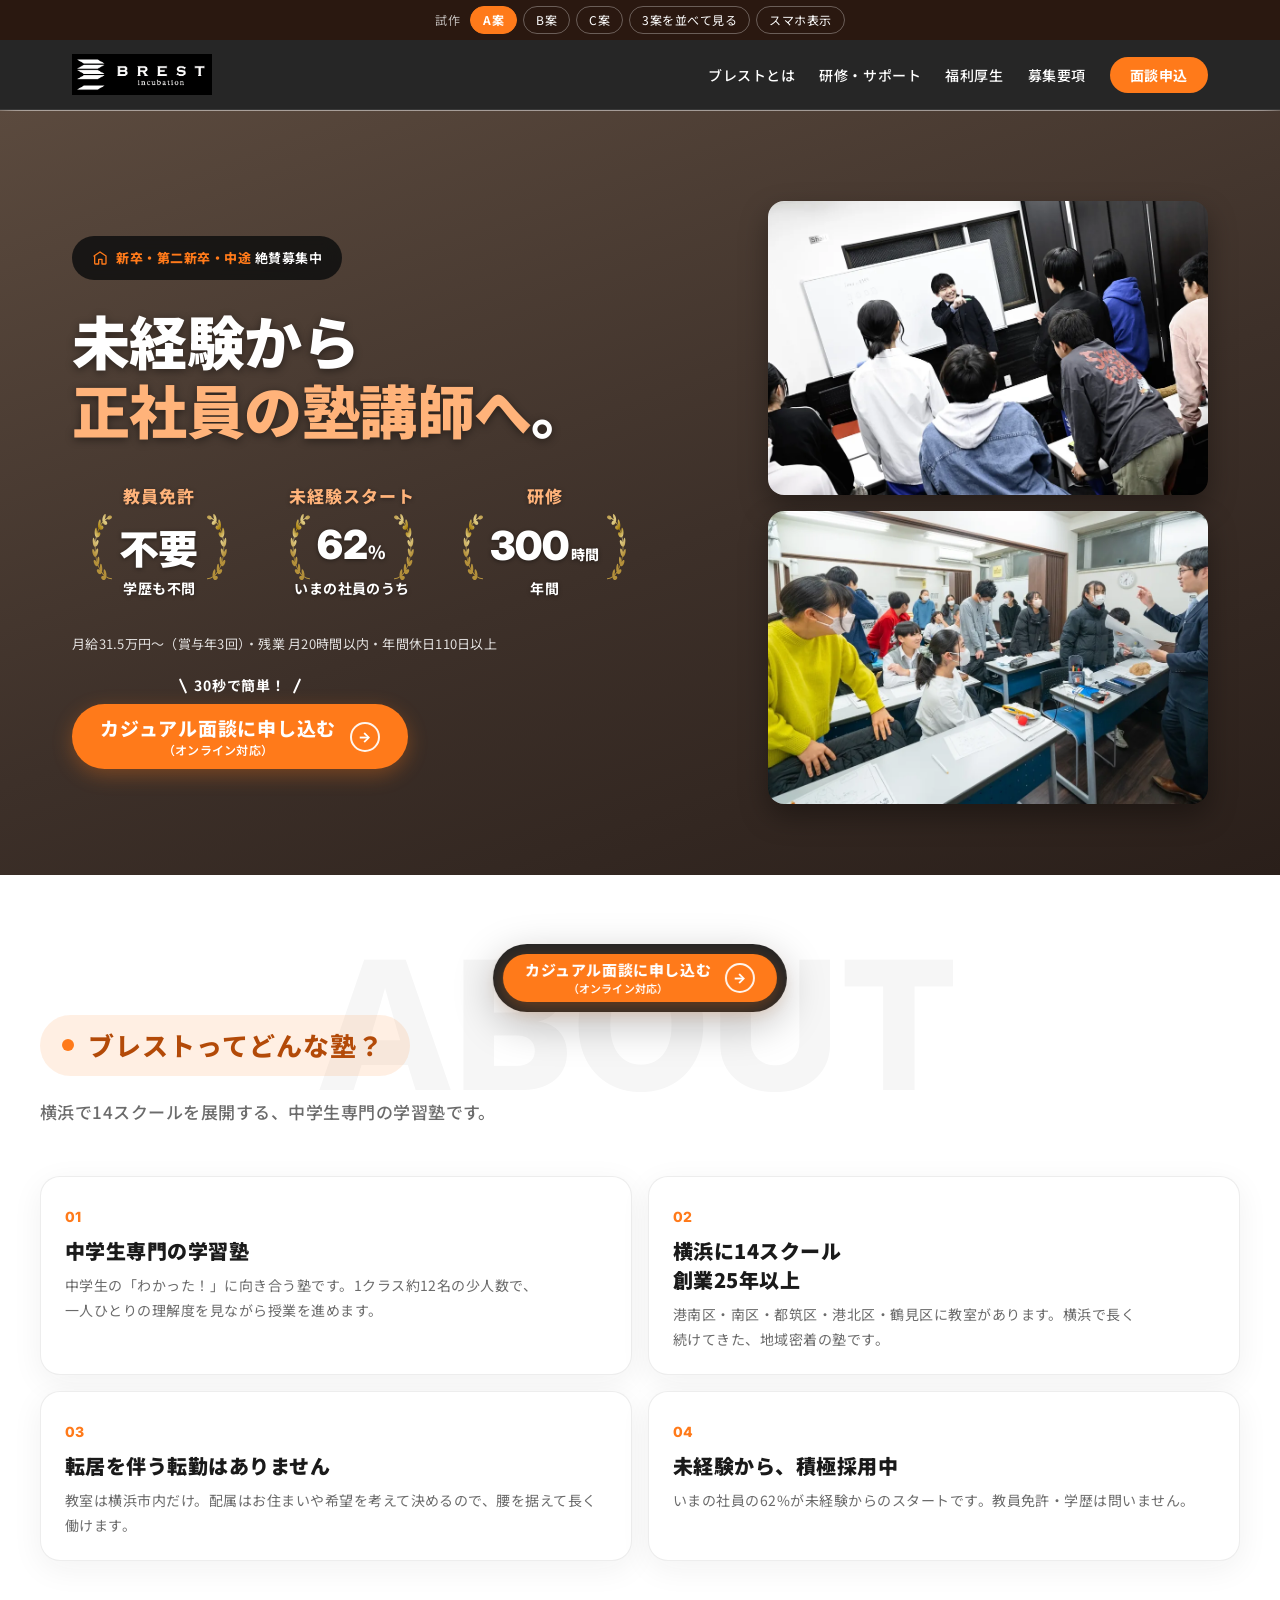
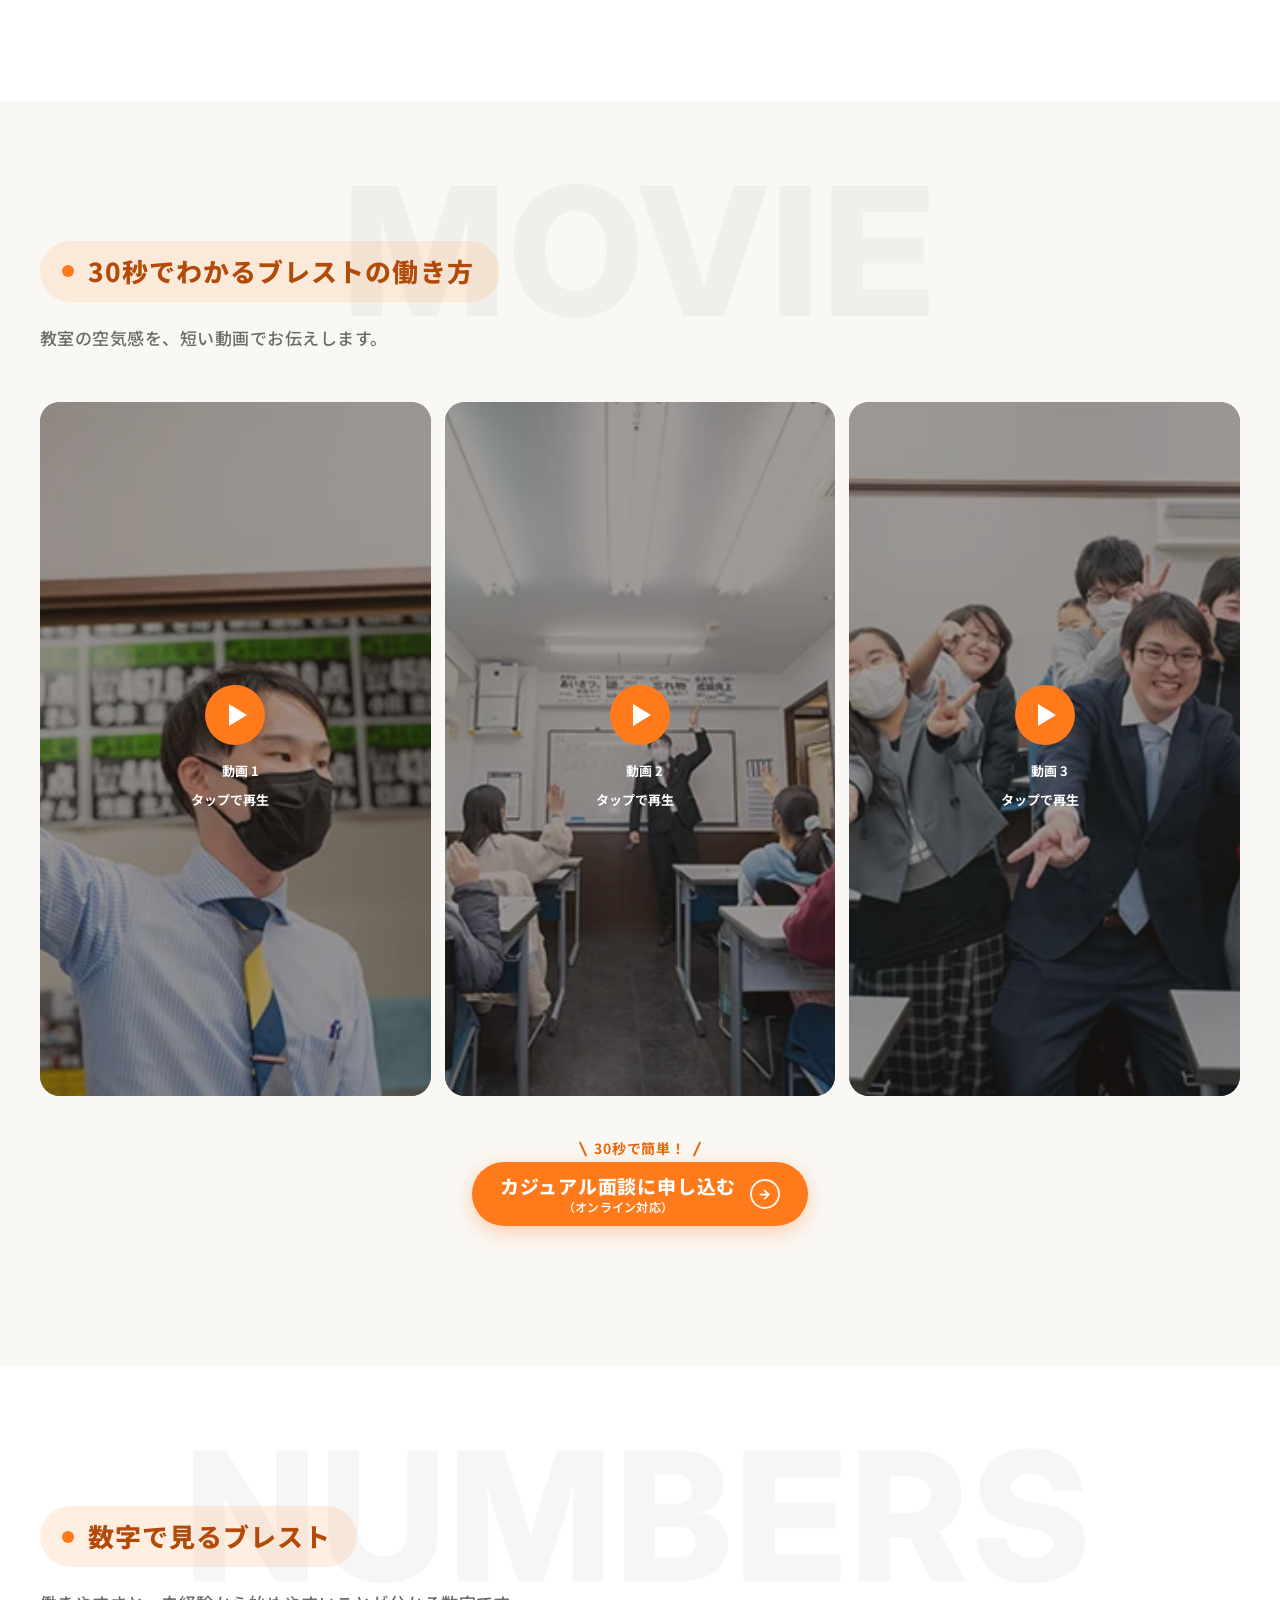
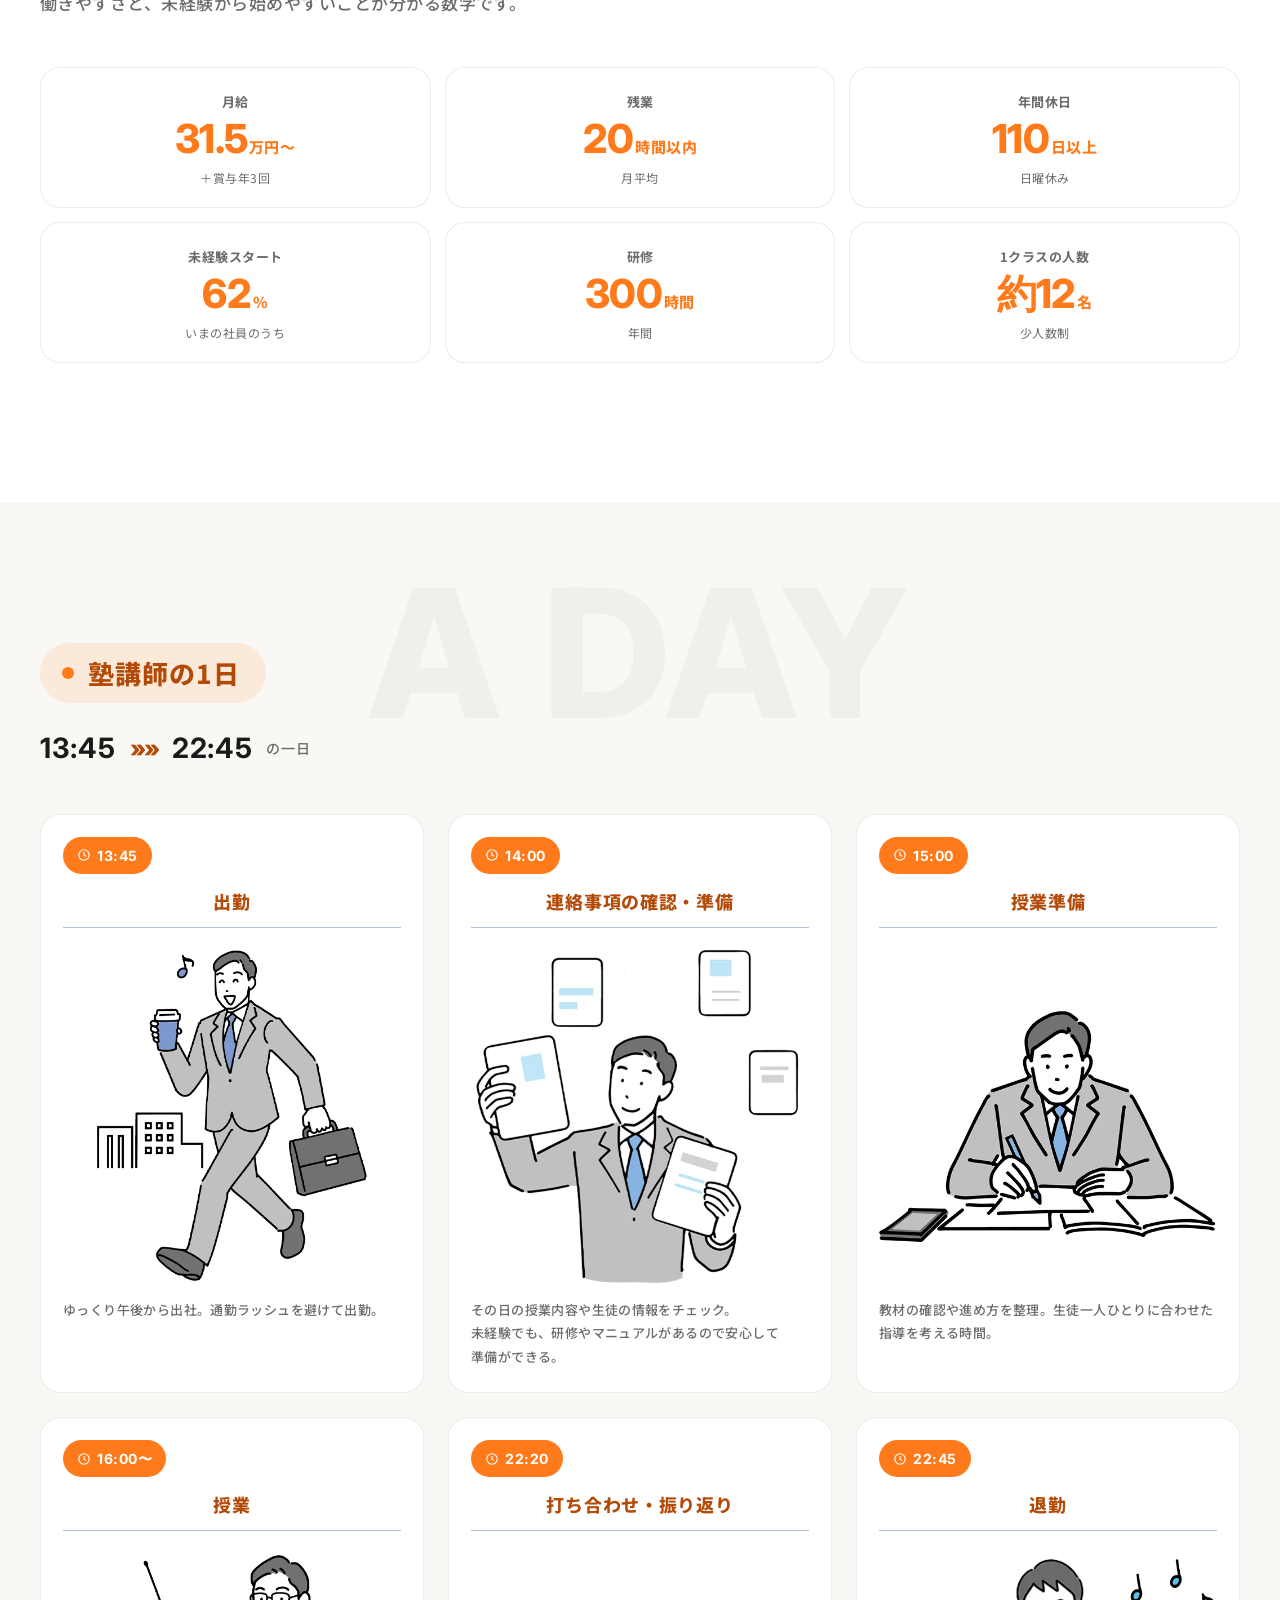
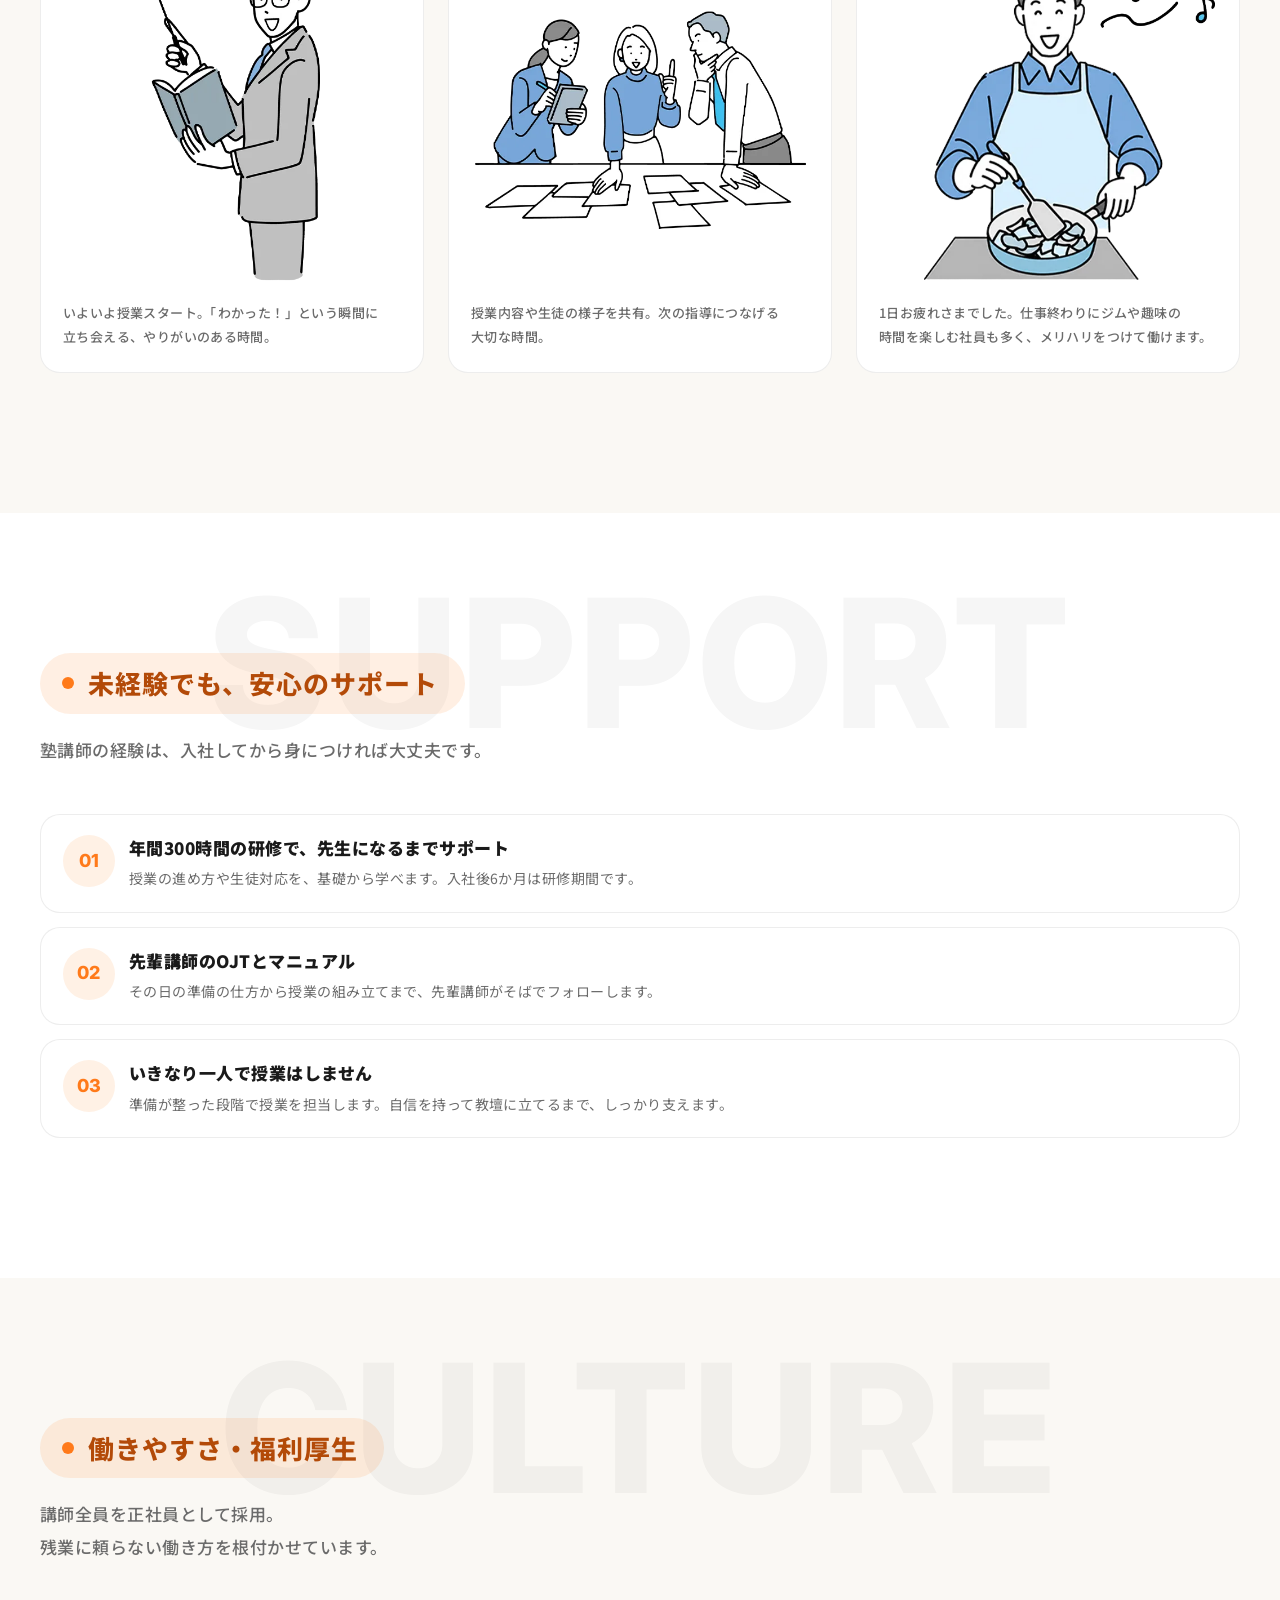
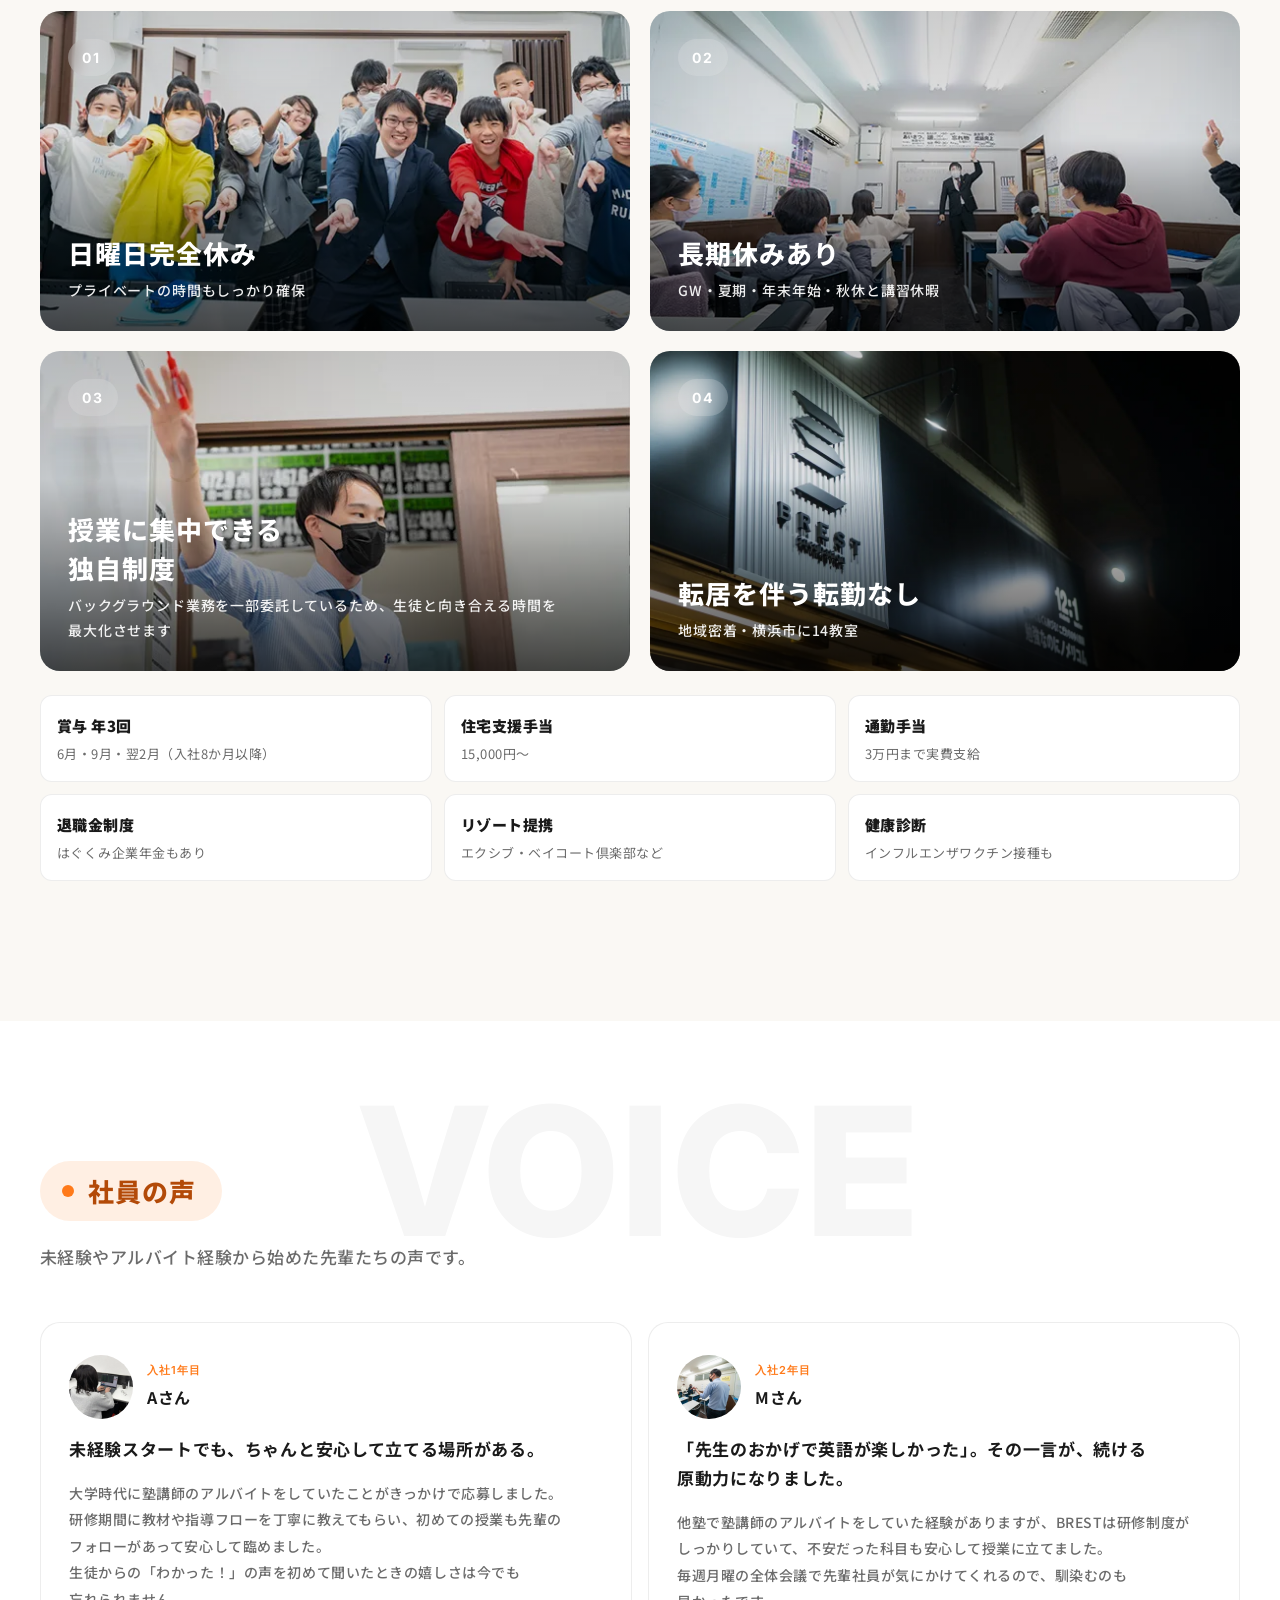
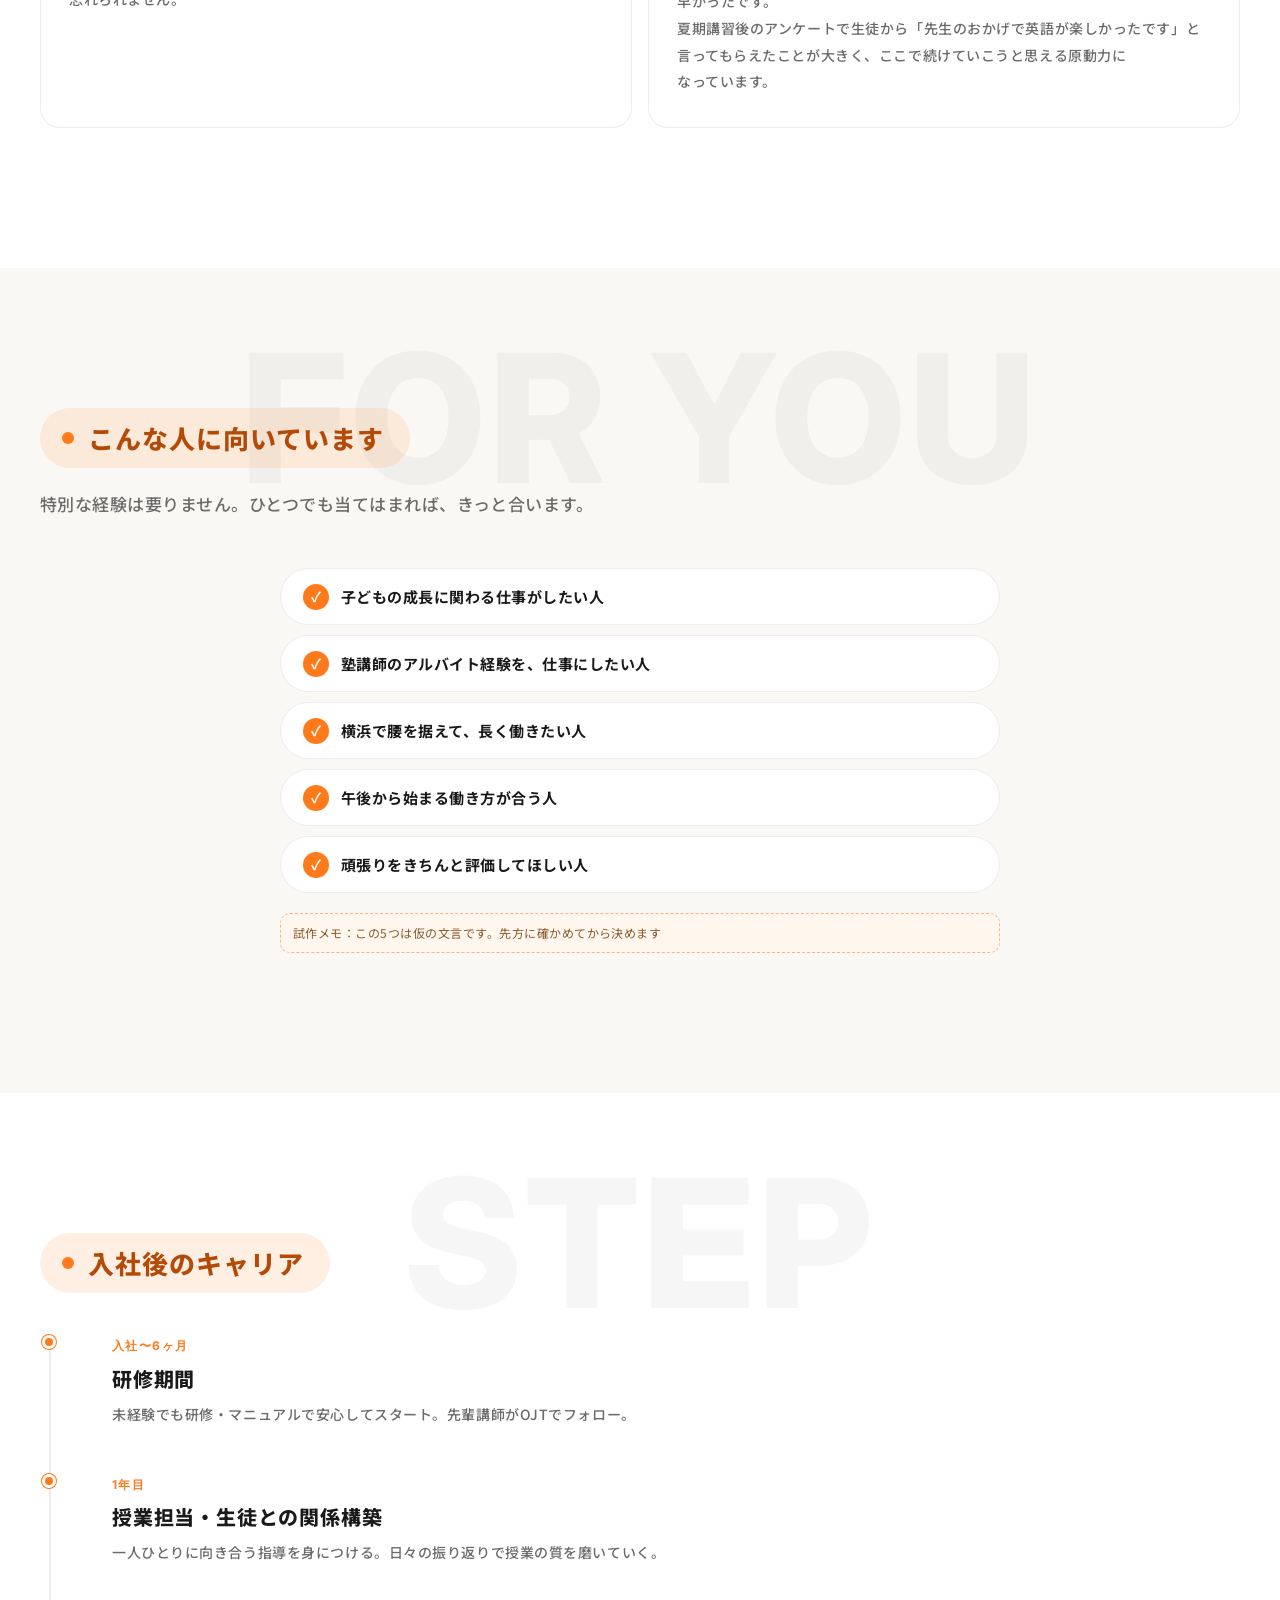
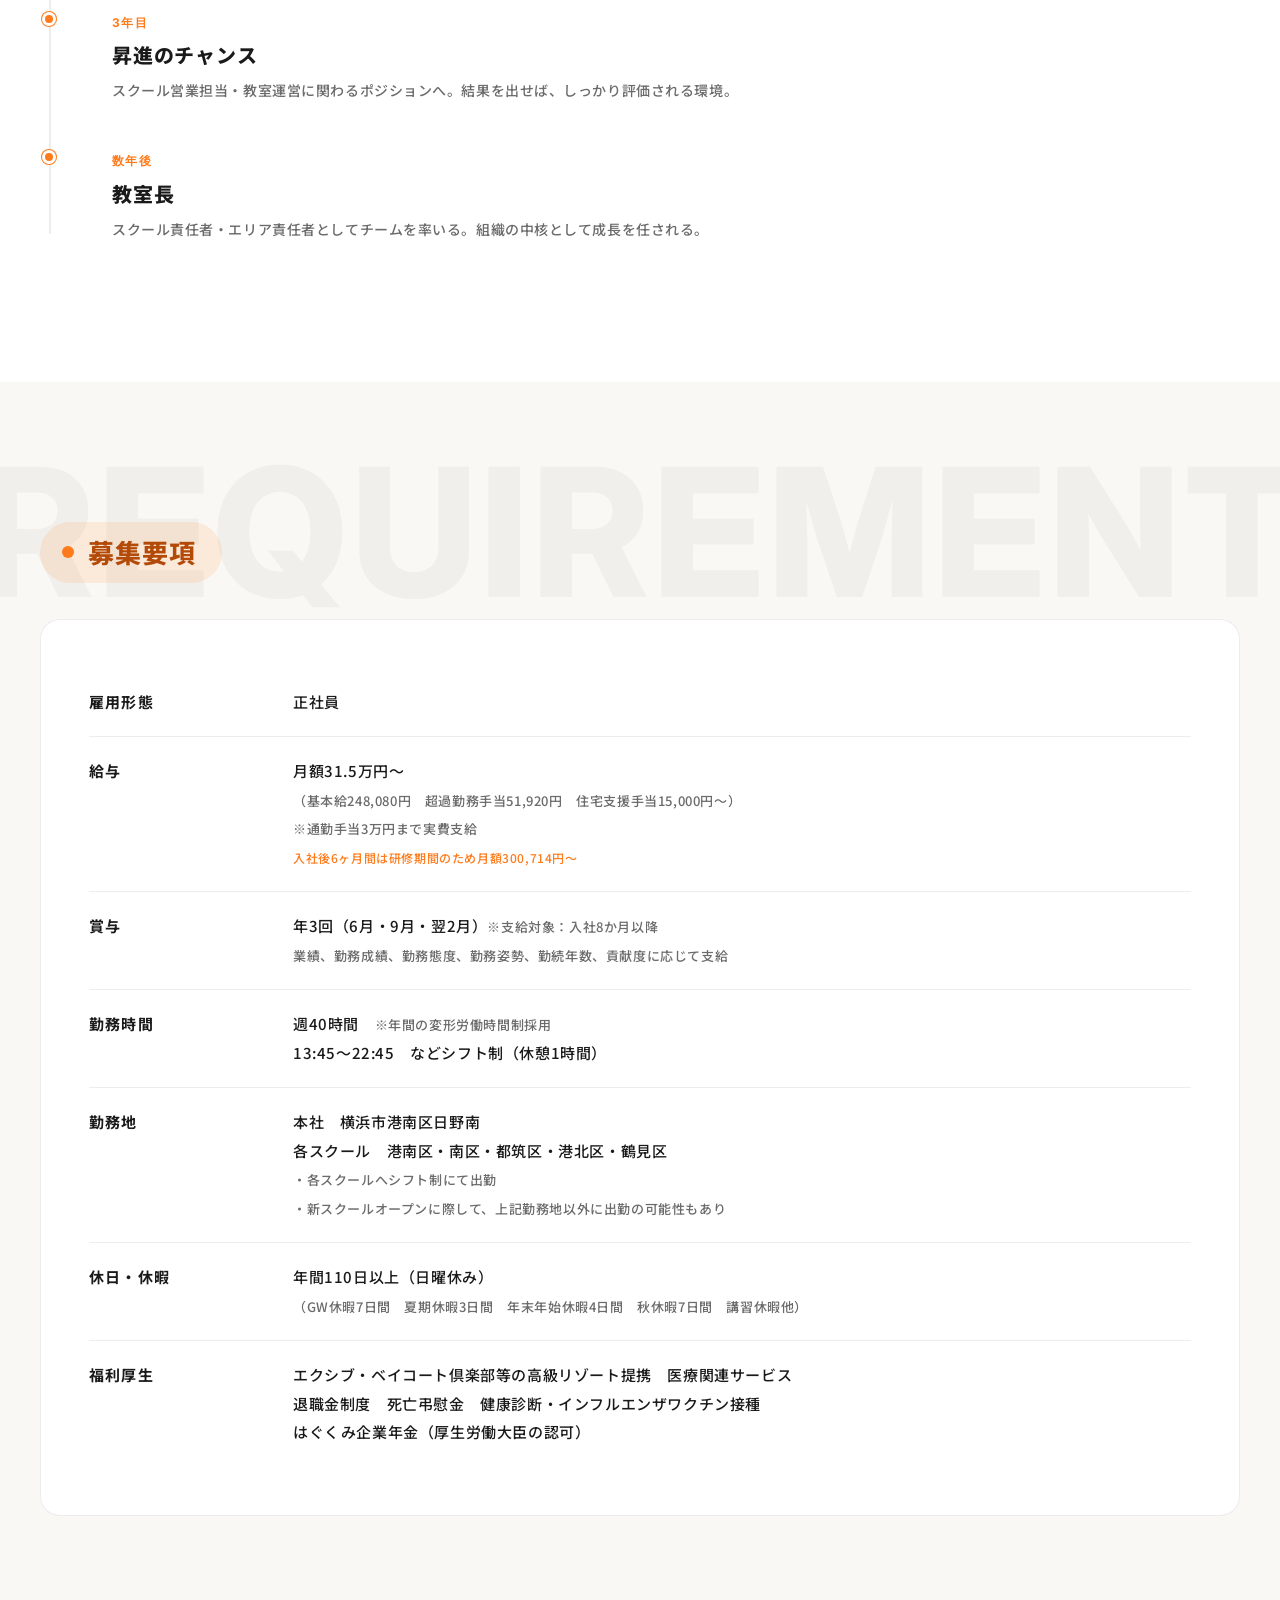
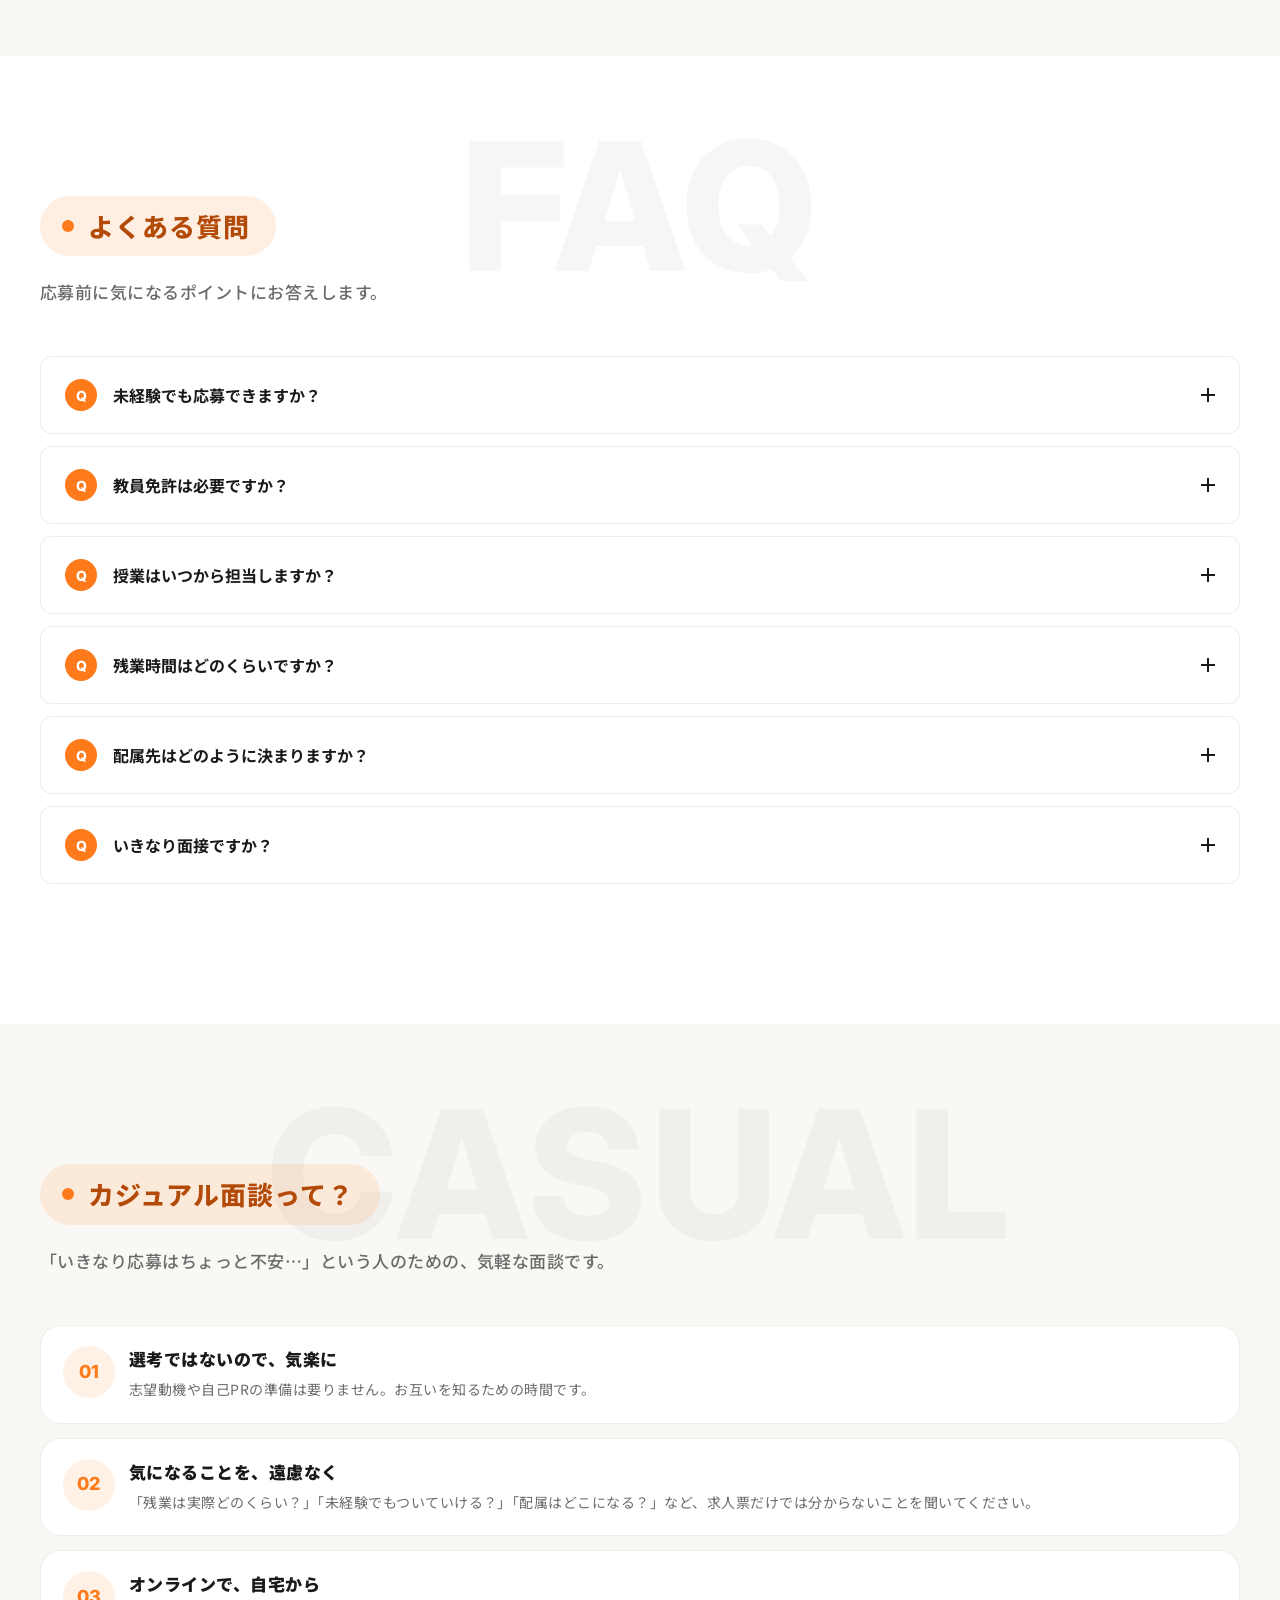
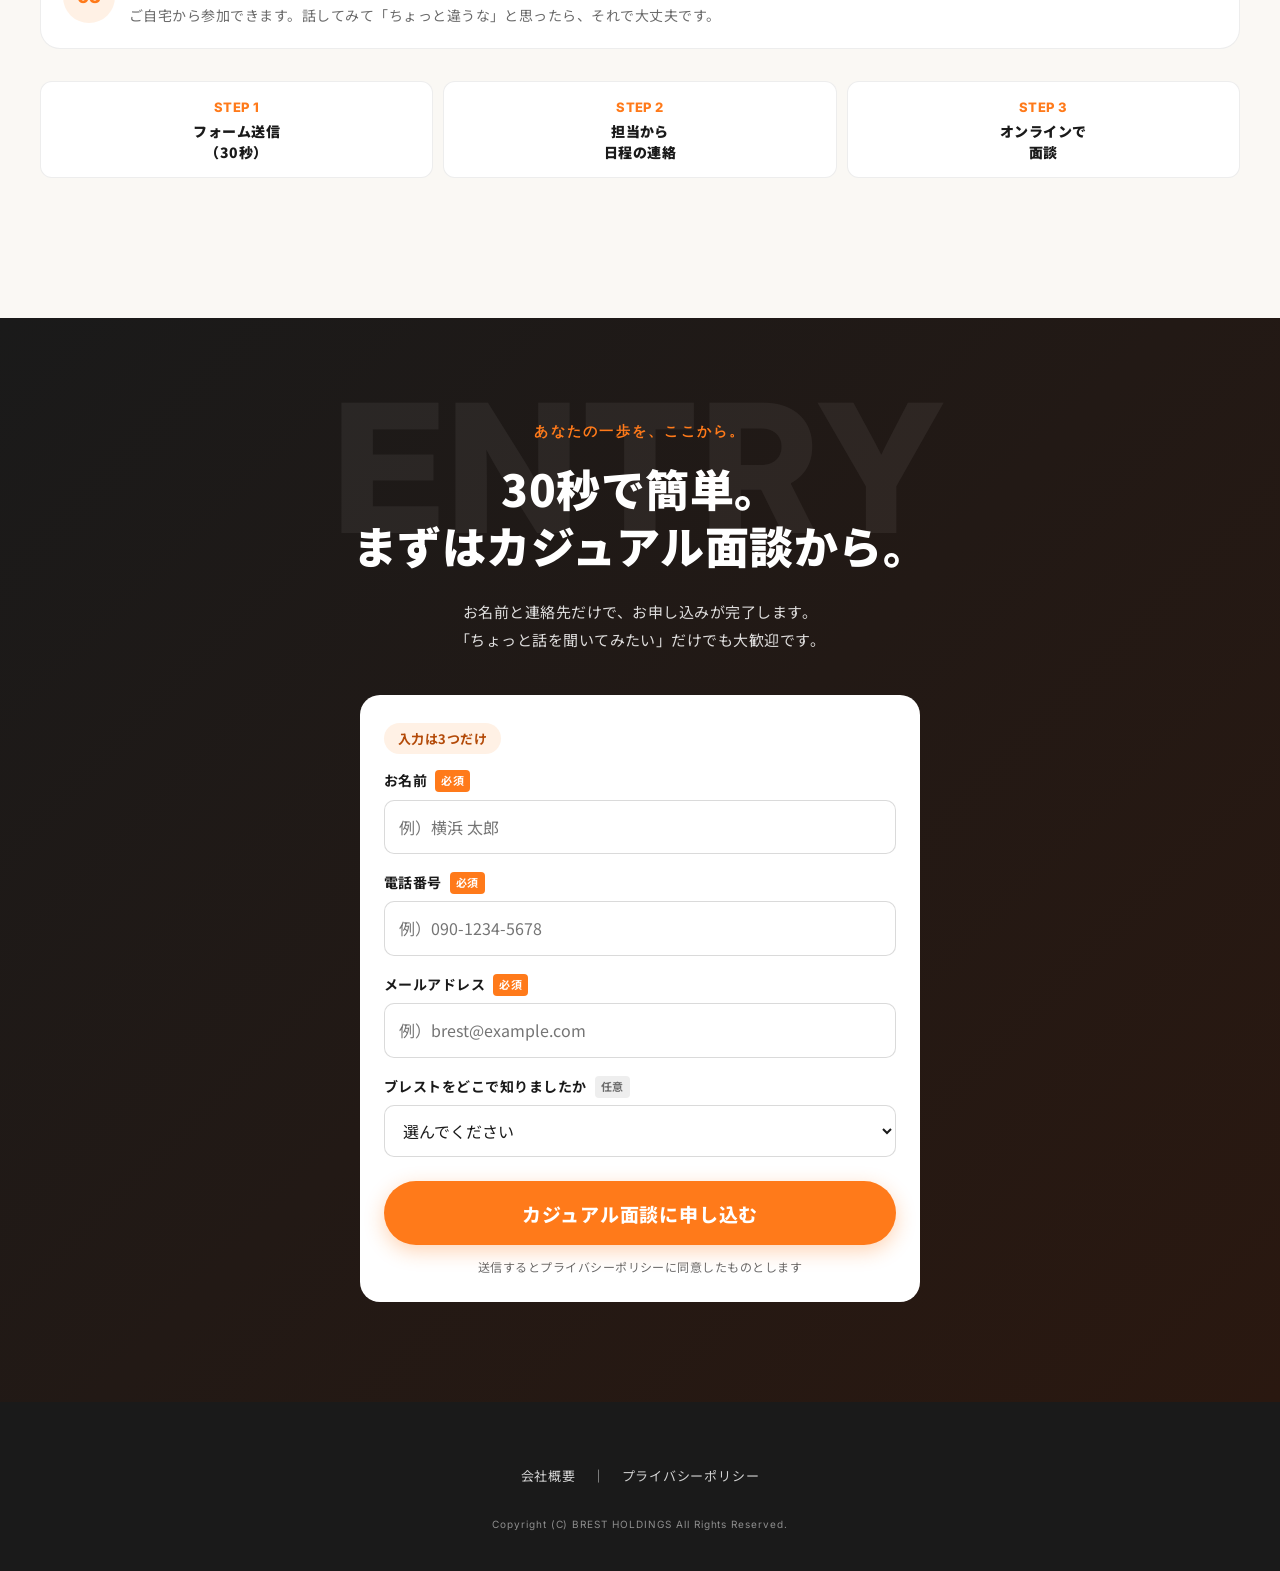
<file: a.html>
<!DOCTYPE html>
<html lang="ja">
<head>
  <meta charset="UTF-8">
  <meta name="viewport" content="width=device-width, initial-scale=1.0">
  <meta name="robots" content="noindex, nofollow">
  <title>【試作A】未経験から正社員の塾講師へ｜学習塾ブレスト</title>
  <link rel="icon" href="assets/images/brand/favicon.png">
  <link rel="preconnect" href="https://fonts.googleapis.com">
  <link rel="preconnect" href="https://fonts.gstatic.com" crossorigin>
  <link rel="stylesheet" href="https://fonts.googleapis.com/css2?family=Inter:wght@500;600;700;800&family=Noto+Sans+JP:wght@400;500;700;900&display=swap">
  <link rel="stylesheet" href="assets/css/reset.css">
  <link rel="stylesheet" href="assets/css/style.css">
  <link rel="stylesheet" href="assets/css/proto.css">
</head>
<body id="top" class="proto">
  <div class="proto-bar"><span class="proto-bar__label">試作</span><a href="a.html" class="is-current">A案</a><a href="b.html">B案</a><a href="c.html">C案</a><a href="index.html">3案を並べて見る</a><a class="proto-bar__phone" href="phone.html?p=a">スマホ表示</a></div>
  <header class="site-header">
    <div class="site-header__inner">
      <a href="https://brest.co.jp/" class="site-header__logo" aria-label="学習塾ブレスト 公式サイトへ（別タブで開く）" target="_blank" rel="noopener">
        <img src="assets/images/brand/logo.png" alt="BREST" width="160" height="48">
      </a>
      <nav class="site-nav" id="siteNav" aria-label="メインナビ">
        <ul class="site-nav__list">
          <li><a href="#about">ブレストとは</a></li>
          <li><a href="#support">研修・サポート</a></li>
          <li><a href="#culture">福利厚生</a></li>
          <li><a href="#requirement">募集要項</a></li>
          <li><a href="#entry" class="site-nav__cta">面談申込</a></li>
        </ul>
      </nav>
      <button class="site-header__hamburger" type="button" aria-controls="siteNav" aria-expanded="false" aria-label="メニューを開く" data-hamburger>
        <span></span><span></span><span></span>
      </button>
    </div>
  </header>
  <main>
    <section class="hero hero--bg hero--light">
      <div class="hero-bg__overlay" aria-hidden="true"></div>
      <div class="hero-bg__inner">
        <div class="hero-bg__copy">
          <p class="hero-bg__base">
            <span class="hero-bg__base-icon" aria-hidden="true">
              <svg viewBox="0 0 24 24" fill="none" stroke="currentColor" stroke-width="2" stroke-linecap="round" stroke-linejoin="round"><path d="M3 9 12 3 21 9v11a1 1 0 0 1-1 1h-5v-7H10v7H5a1 1 0 0 1-1-1V9z"/></svg>
            </span>
            <span class="hero-bg__base-text"><strong>新卒・第二新卒・中途</strong> 絶賛募集中</span>
          </p>
          <h1 class="hero-bg__catch"><span class="hero-bg__catch-line1">未経験から</span><br><span class="hero-bg__catch-line2"><span class="hero-bg__catch-accent">正社員の塾講師へ</span>。</span></h1>
          <ul class="hero-bg__points">
            <li>
              <span class="hero-bg__points-label">教員免許</span>
              <span class="hero-bg__points-wreath">
                <img class="wreath wreath-left" src="assets/images/decoration/wreath.svg" alt="" width="24" height="80">
                <span class="hero-bg__points-text">
                  <span class="hero-bg__points-num hero-bg__points-num--ja">不要</span><span class="hero-bg__points-unit"></span>
                </span>
                <img class="wreath wreath-right" src="assets/images/decoration/wreath.svg" alt="" width="24" height="80">
              </span>
              <span class="hero-bg__points-sub">学歴も不問</span>
            </li>
            <li>
              <span class="hero-bg__points-label">未経験スタート</span>
              <span class="hero-bg__points-wreath">
                <img class="wreath wreath-left" src="assets/images/decoration/wreath.svg" alt="" width="24" height="80">
                <span class="hero-bg__points-text hero-bg__points-text--inline">
                  <span class="hero-bg__points-num">62</span><span class="hero-bg__points-unit">%</span>
                </span>
                <img class="wreath wreath-right" src="assets/images/decoration/wreath.svg" alt="" width="24" height="80">
              </span>
              <span class="hero-bg__points-sub">いまの社員のうち</span>
            </li>
            <li>
              <span class="hero-bg__points-label">研修</span>
              <span class="hero-bg__points-wreath">
                <img class="wreath wreath-left" src="assets/images/decoration/wreath.svg" alt="" width="24" height="80">
                <span class="hero-bg__points-text">
                  <span class="hero-bg__points-num">300</span><span class="hero-bg__points-unit">時間</span>
                </span>
                <img class="wreath wreath-right" src="assets/images/decoration/wreath.svg" alt="" width="24" height="80">
              </span>
              <span class="hero-bg__points-sub">年間</span>
            </li>
          </ul>
          <p class="hero-bg__subline">月給31.5万円〜（賞与年3回）<br class="sp-only"><span class="pc-only">・</span>残業 月20時間以内・年間休日110日以上</p>
          <div class="hero-bg__cta">
<p class="hero-bg__cta-eyebrow"><span>30秒で簡単！</span></p>
            <a href="#entry" class="btn btn--cta btn--large">
              <span class="btn__stack">
                <span class="btn__lead">カジュアル面談に申し込む</span>
                <span class="btn__sub">（オンライン対応）</span>
              </span>
              <span class="btn__arrow" aria-hidden="true">→</span>
            </a>
          </div>
        </div>
        <div class="hero-bg__gallery">
          <figure class="hero-bg__shot">
            <img src="assets/images/photos/hero-g1-raise-hand.webp" alt="ホワイトボードの前で生徒に語りかける講師" loading="eager" decoding="async" fetchpriority="high" width="1100" height="647">
          </figure>
          <figure class="hero-bg__shot">
            <img src="assets/images/photos/hero-g3-classroom.webp" alt="生徒でにぎわう教室の様子" loading="eager" decoding="async" width="1100" height="647">
          </figure>
        </div>
      </div>
    </section>
    <section class="section" id="about">
      <div class="section__bg-text" aria-hidden="true">ABOUT</div>
      <div class="section__inner">
        <h2 class="section__label"><span class="dot"></span>ブレストってどんな塾？</h2>
        <p class="section__lead">横浜で14スクールを展開する、<br class="sp-only">中学生専門の学習塾です。</p>
        <div class="about__grid">
          <article class="about-card">
            <span class="about-card__num">01</span>
            <h3 class="about-card__title">中学生専門の学習塾</h3>
            <p class="about-card__desc">中学生の「わかった！」に向き合う塾です。1クラス約12名の少人数で、一人ひとりの理解度を見ながら授業を進めます。</p>
          </article>
          <article class="about-card">
            <span class="about-card__num">02</span>
            <h3 class="about-card__title">横浜に14スクール<br>創業25年以上</h3>
            <p class="about-card__desc">港南区・南区・都筑区・港北区・鶴見区に教室があります。横浜で長く続けてきた、地域密着の塾です。</p>
          </article>
          <article class="about-card">
            <span class="about-card__num">03</span>
            <h3 class="about-card__title">転居を伴う転勤はありません</h3>
            <p class="about-card__desc">教室は横浜市内だけ。配属はお住まいや希望を考えて決めるので、腰を据えて長く働けます。</p>
          </article>
          <article class="about-card">
            <span class="about-card__num">04</span>
            <h3 class="about-card__title">未経験から、積極採用中</h3>
            <p class="about-card__desc">いまの社員の62%が未経験からのスタートです。教員免許・学歴は問いません。</p>
          </article>
        </div>
      </div>
    </section>
    <section class="section section--beige" id="movie">
      <div class="section__bg-text" aria-hidden="true">MOVIE</div>
      <div class="section__inner">
        <h2 class="section__label"><span class="dot"></span>30秒でわかるブレストの働き方</h2>
        <p class="section__lead">教室の空気感を、<br class="sp-only">短い動画でお伝えします。</p>
        <div class="movie-lazy">
          <button class="movie-lazy__item" type="button" data-ig="https://www.instagram.com/p/DZPmYrovS02/">
            <img src="assets/images/photos/culture-03.webp" alt="" loading="lazy">
            <span><span class="movie-lazy__play" aria-hidden="true"></span><span class="movie-lazy__cap">動画 1<br>タップで再生</span></span>
          </button>
          <button class="movie-lazy__item" type="button" data-ig="https://www.instagram.com/p/DZe8_MGPeMc/">
            <img src="assets/images/photos/culture-02.webp" alt="" loading="lazy">
            <span><span class="movie-lazy__play" aria-hidden="true"></span><span class="movie-lazy__cap">動画 2<br>タップで再生</span></span>
          </button>
          <button class="movie-lazy__item" type="button" data-ig="https://www.instagram.com/p/DZkHwSNvzz7/">
            <img src="assets/images/photos/culture-01.webp" alt="" loading="lazy">
            <span><span class="movie-lazy__play" aria-hidden="true"></span><span class="movie-lazy__cap">動画 3<br>タップで再生</span></span>
          </button>
        </div>
        <div class="inline-cta">
<p class="hero-bg__cta-eyebrow"><span>30秒で簡単！</span></p>
            <a href="#entry" class="btn btn--cta btn--large">
              <span class="btn__stack">
                <span class="btn__lead">カジュアル面談に申し込む</span>
                <span class="btn__sub">（オンライン対応）</span>
              </span>
              <span class="btn__arrow" aria-hidden="true">→</span>
            </a>
        </div>

      </div>
    </section>
    <section class="section" id="numbers">
      <div class="section__bg-text" aria-hidden="true">NUMBERS</div>
      <div class="section__inner">
        <h2 class="section__label"><span class="dot"></span>数字で見るブレスト</h2>
        <p class="section__lead">働きやすさと、<br class="sp-only">未経験から始めやすいことが分かる数字です。</p>
        <div class="stats__grid">
          <div class="stat">
            <p class="stat__label">月給</p>
            <p class="stat__value"><span class="stat__num">31.5</span><span class="stat__unit">万円〜</span></p>
            <span class="stat__sub">＋賞与年3回</span>
          </div>
          <div class="stat">
            <p class="stat__label">残業</p>
            <p class="stat__value"><span class="stat__num">20</span><span class="stat__unit">時間以内</span></p>
            <span class="stat__sub">月平均</span>
          </div>
          <div class="stat">
            <p class="stat__label">年間休日</p>
            <p class="stat__value"><span class="stat__num">110</span><span class="stat__unit">日以上</span></p>
            <span class="stat__sub">日曜休み</span>
          </div>
          <div class="stat">
            <p class="stat__label">未経験スタート</p>
            <p class="stat__value"><span class="stat__num">62</span><span class="stat__unit">%</span></p>
            <span class="stat__sub">いまの社員のうち</span>
          </div>
          <div class="stat">
            <p class="stat__label">研修</p>
            <p class="stat__value"><span class="stat__num">300</span><span class="stat__unit">時間</span></p>
            <span class="stat__sub">年間</span>
          </div>
          <div class="stat">
            <p class="stat__label">1クラスの人数</p>
            <p class="stat__value"><span class="stat__num">約12</span><span class="stat__unit">名</span></p>
            <span class="stat__sub">少人数制</span>
          </div>
        </div>
      </div>
    </section>
    <section class="section section--beige" id="a-day">
      <div class="section__bg-text" aria-hidden="true">A DAY</div>
      <div class="section__inner">
        <h2 class="section__label"><span class="dot"></span>塾講師の1日</h2>
        <p class="a-day__range">
          <span class="a-day__range-time">13:45</span>
          <span class="a-day__range-chev" aria-hidden="true">»»</span>
          <span class="a-day__range-time">22:45</span>
          <span class="a-day__range-muted">の一日</span>
        </p>
        <div class="a-day__bento">
          <article class="a-day__card">
            <span class="a-day__time-badge">
              <svg viewBox="0 0 24 24" fill="none" stroke="currentColor" stroke-width="2" aria-hidden="true"><circle cx="12" cy="12" r="9"/><polyline points="12 7 12 12 15 14"/></svg>
              13:45
            </span>
            <h3 class="a-day__title">出勤</h3>
            <div class="a-day__media"><img src="assets/images/photos/day-01.webp" alt="" loading="lazy"></div>
            <p class="a-day__desc">ゆっくり午後から出社。通勤ラッシュを避けて出勤。</p>
          </article>
          <article class="a-day__card">
            <span class="a-day__time-badge">
              <svg viewBox="0 0 24 24" fill="none" stroke="currentColor" stroke-width="2" aria-hidden="true"><circle cx="12" cy="12" r="9"/><polyline points="12 7 12 12 15 14"/></svg>
              14:00
            </span>
            <h3 class="a-day__title">連絡事項の確認・準備</h3>
            <div class="a-day__media"><img src="assets/images/photos/day-02.webp" alt="" loading="lazy"></div>
            <p class="a-day__desc">その日の授業内容や生徒の情報をチェック。未経験でも、研修やマニュアルがあるので安心して準備ができる。</p>
          </article>
          <article class="a-day__card">
            <span class="a-day__time-badge">
              <svg viewBox="0 0 24 24" fill="none" stroke="currentColor" stroke-width="2" aria-hidden="true"><circle cx="12" cy="12" r="9"/><polyline points="12 7 12 12 15 14"/></svg>
              15:00
            </span>
            <h3 class="a-day__title">授業準備</h3>
            <div class="a-day__media"><img src="assets/images/photos/day-03.webp" alt="" loading="lazy"></div>
            <p class="a-day__desc">教材の確認や進め方を整理。生徒一人ひとりに合わせた指導を考える時間。</p>
          </article>
          <article class="a-day__card">
            <span class="a-day__time-badge">
              <svg viewBox="0 0 24 24" fill="none" stroke="currentColor" stroke-width="2" aria-hidden="true"><circle cx="12" cy="12" r="9"/><polyline points="12 7 12 12 15 14"/></svg>
              16:00〜
            </span>
            <h3 class="a-day__title">授業</h3>
            <div class="a-day__media"><img src="assets/images/photos/day-04.webp" alt="" loading="lazy"></div>
            <p class="a-day__desc">いよいよ授業スタート。「わかった！」という瞬間に立ち会える、やりがいのある時間。</p>
          </article>
          <article class="a-day__card">
            <span class="a-day__time-badge">
              <svg viewBox="0 0 24 24" fill="none" stroke="currentColor" stroke-width="2" aria-hidden="true"><circle cx="12" cy="12" r="9"/><polyline points="12 7 12 12 15 14"/></svg>
              22:20
            </span>
            <h3 class="a-day__title">打ち合わせ・振り返り</h3>
            <div class="a-day__media"><img src="assets/images/photos/day-05.webp" alt="" loading="lazy"></div>
            <p class="a-day__desc">授業内容や生徒の様子を共有。次の指導につなげる大切な時間。</p>
          </article>
          <article class="a-day__card">
            <span class="a-day__time-badge">
              <svg viewBox="0 0 24 24" fill="none" stroke="currentColor" stroke-width="2" aria-hidden="true"><circle cx="12" cy="12" r="9"/><polyline points="12 7 12 12 15 14"/></svg>
              22:45
            </span>
            <h3 class="a-day__title">退勤</h3>
            <div class="a-day__media"><img src="assets/images/photos/day-06.webp" alt="" loading="lazy"></div>
            <p class="a-day__desc">1日お疲れさまでした。仕事終わりにジムや趣味の時間を楽しむ社員も多く、メリハリをつけて働けます。</p>
          </article>
        </div>
      </div>
    </section>
    <section class="section" id="support">
      <div class="section__bg-text" aria-hidden="true">SUPPORT</div>
      <div class="section__inner">
        <h2 class="section__label"><span class="dot"></span>未経験でも、安心のサポート</h2>
        <p class="section__lead">塾講師の経験は、<br class="sp-only">入社してから身につければ大丈夫です。</p>
        <div class="points__list">
          <div class="point">
            <span class="point__icon">01</span>
            <div>
              <h3 class="point__title">年間300時間の研修で、先生になるまでサポート</h3>
              <p class="point__desc">授業の進め方や生徒対応を、基礎から学べます。入社後6か月は研修期間です。</p>
            </div>
          </div>
          <div class="point">
            <span class="point__icon">02</span>
            <div>
              <h3 class="point__title">先輩講師のOJTとマニュアル</h3>
              <p class="point__desc">その日の準備の仕方から授業の組み立てまで、先輩講師がそばでフォローします。</p>
            </div>
          </div>
          <div class="point">
            <span class="point__icon">03</span>
            <div>
              <h3 class="point__title">いきなり一人で授業はしません</h3>
              <p class="point__desc">準備が整った段階で授業を担当します。自信を持って教壇に立てるまで、しっかり支えます。</p>
            </div>
          </div>
        </div>
      </div>
    </section>
    <section class="section section--beige" id="culture">
      <div class="section__bg-text" aria-hidden="true">CULTURE</div>
      <div class="section__inner">
        <h2 class="section__label"><span class="dot"></span>働きやすさ・福利厚生</h2>
        <p class="section__lead">講師全員を正社員として採用。<br class="pc-only">残業に頼らない働き方を根付かせています。</p>
        <div class="culture__grid">
          <article class="culture-card" style="background-image:url('assets/images/photos/culture-01.webp');">
            <span class="culture-card__num">01</span>
            <div class="culture-card__body">
              <h3 class="culture-card__title">日曜日完全休み</h3>
              <p class="culture-card__desc">プライベートの時間もしっかり確保</p>
            </div>
          </article>
          <article class="culture-card" style="background-image:url('assets/images/photos/culture-02.webp');">
            <span class="culture-card__num">02</span>
            <div class="culture-card__body">
              <h3 class="culture-card__title">長期休みあり</h3>
              <p class="culture-card__desc">GW・夏期・年末年始・秋休と講習休暇</p>
            </div>
          </article>
          <article class="culture-card" style="background-image:url('assets/images/photos/culture-03.webp');">
            <span class="culture-card__num">03</span>
            <div class="culture-card__body">
              <h3 class="culture-card__title">授業に集中できる<br class="pc-only">独自制度</h3>
              <p class="culture-card__desc">バックグラウンド業務を一部委託しているため、生徒と向き合える時間を最大化させます</p>
            </div>
          </article>
          <article class="culture-card" style="background-image:url('assets/images/photos/culture-04.webp');">
            <span class="culture-card__num">04</span>
            <div class="culture-card__body">
              <h3 class="culture-card__title">転居を伴う転勤なし</h3>
              <p class="culture-card__desc">地域密着・横浜市に14教室</p>
            </div>
          </article>
        </div>
        <div class="welfare__grid">
          <div class="welfare"><p class="welfare__title">賞与 年3回</p><p class="welfare__desc">6月・9月・翌2月（入社8か月以降）</p></div>
          <div class="welfare"><p class="welfare__title">住宅支援手当</p><p class="welfare__desc">15,000円〜</p></div>
          <div class="welfare"><p class="welfare__title">通勤手当</p><p class="welfare__desc">3万円まで実費支給</p></div>
          <div class="welfare"><p class="welfare__title">退職金制度</p><p class="welfare__desc">はぐくみ企業年金もあり</p></div>
          <div class="welfare"><p class="welfare__title">リゾート提携</p><p class="welfare__desc">エクシブ・ベイコート倶楽部など</p></div>
          <div class="welfare"><p class="welfare__title">健康診断</p><p class="welfare__desc">インフルエンザワクチン接種も</p></div>
        </div>
      </div>
    </section>
    <section class="section" id="voice">
      <div class="section__bg-text" aria-hidden="true">VOICE</div>
      <div class="section__inner">
        <h2 class="section__label"><span class="dot"></span>社員の声</h2>
        <p class="section__lead">未経験やアルバイト経験から始めた<br class="sp-only">先輩たちの声です。</p>
        <div class="voice__stack">
          <article class="voice-card">
            <div class="voice-card__head">
              <div class="voice-card__avatar"><img src="assets/images/photos/voice-lecturer-a.webp" alt="" loading="lazy"></div>
              <div class="voice-card__meta">
                <span class="voice-card__tag">入社1年目</span>
                <span class="voice-card__name">Aさん</span>
              </div>
            </div>
            <p class="voice-card__lead">未経験スタートでも、ちゃんと安心して立てる場所がある。</p>
            <p class="voice-card__body">大学時代に塾講師のアルバイトをしていたことがきっかけで応募しました。<br>研修期間に教材や指導フローを丁寧に教えてもらい、初めての授業も先輩のフォローがあって安心して臨めました。<br>生徒からの「わかった！」の声を初めて聞いたときの嬉しさは今でも忘れられません。</p>
          </article>
          <article class="voice-card">
            <div class="voice-card__head">
              <div class="voice-card__avatar"><img src="assets/images/photos/voice-lecturer-d.webp" alt="" loading="lazy"></div>
              <div class="voice-card__meta">
                <span class="voice-card__tag">入社2年目</span>
                <span class="voice-card__name">Mさん</span>
              </div>
            </div>
            <p class="voice-card__lead">「先生のおかげで英語が楽しかった」。その一言が、続ける原動力になりました。</p>
            <p class="voice-card__body">他塾で塾講師のアルバイトをしていた経験がありますが、BRESTは研修制度がしっかりしていて、不安だった科目も安心して授業に立てました。<br>毎週月曜の全体会議で先輩社員が気にかけてくれるので、馴染むのも早かったです。<br>夏期講習後のアンケートで生徒から「先生のおかげで英語が楽しかったです」と言ってもらえたことが大きく、ここで続けていこうと思える原動力になっています。</p>
          </article>
        </div>
      </div>
    </section>
    <section class="section section--beige" id="suits">
      <div class="section__bg-text" aria-hidden="true">FOR YOU</div>
      <div class="section__inner">
        <h2 class="section__label"><span class="dot"></span>こんな人に向いています</h2>
        <p class="section__lead">特別な経験は要りません。<br class="sp-only">ひとつでも当てはまれば、きっと合います。</p>
        <ul class="suits__list">
          <li class="suits__item"><span class="suits__check" aria-hidden="true">✓</span>子どもの成長に関わる仕事がしたい人</li>
          <li class="suits__item"><span class="suits__check" aria-hidden="true">✓</span>塾講師のアルバイト経験を、仕事にしたい人</li>
          <li class="suits__item"><span class="suits__check" aria-hidden="true">✓</span>横浜で腰を据えて、長く働きたい人</li>
          <li class="suits__item"><span class="suits__check" aria-hidden="true">✓</span>午後から始まる働き方が合う人</li>
          <li class="suits__item"><span class="suits__check" aria-hidden="true">✓</span>頑張りをきちんと評価してほしい人</li>
        </ul>
        <p class="proto-note">試作メモ：この5つは仮の文言です。先方に確かめてから決めます</p>

      </div>
    </section>
    <section class="section" id="step">
      <div class="section__bg-text" aria-hidden="true">STEP</div>
      <div class="section__inner">
        <h2 class="section__label"><span class="dot"></span>入社後のキャリア</h2>
        <ol class="step__timeline">
          <li class="step-item">
            <div class="step-item__badge">入社〜6ヶ月</div>
            <h3 class="step-item__title">研修期間</h3>
            <p class="step-item__desc">未経験でも研修・マニュアルで安心してスタート。先輩講師がOJTでフォロー。</p>
          </li>
          <li class="step-item">
            <div class="step-item__badge">1年目</div>
            <h3 class="step-item__title">授業担当・生徒との関係構築</h3>
            <p class="step-item__desc">一人ひとりに向き合う指導を身につける。日々の振り返りで授業の質を磨いていく。</p>
          </li>
          <li class="step-item">
            <div class="step-item__badge">3年目</div>
            <h3 class="step-item__title">昇進のチャンス</h3>
            <p class="step-item__desc">スクール営業担当・教室運営に関わるポジションへ。結果を出せば、しっかり評価される環境。</p>
          </li>
          <li class="step-item">
            <div class="step-item__badge">数年後</div>
            <h3 class="step-item__title">教室長</h3>
            <p class="step-item__desc">スクール責任者・エリア責任者としてチームを率いる。組織の中核として成長を任される。</p>
          </li>
        </ol>
      </div>
    </section>
    <section class="section section--beige" id="requirement">
      <div class="section__bg-text" aria-hidden="true">REQUIREMENT</div>
      <div class="section__inner">
        <h2 class="section__label"><span class="dot"></span>募集要項</h2>
        <div class="req-card">
          <dl class="req-table">
            <div class="req-row"><dt>雇用形態</dt><dd>正社員</dd></div>
            <div class="req-row"><dt>給与</dt><dd>月額31.5万円〜<br><span class="small">（基本給248,080円　超過勤務手当51,920円　住宅支援手当15,000円〜）<br>※通勤手当3万円まで実費支給</span><br><span class="req-note">入社後6ヶ月間は研修期間のため月額300,714円〜</span></dd></div>
            <div class="req-row"><dt>賞与</dt><dd>年3回（6月・9月・翌2月）<span class="small">※支給対象：入社8か月以降</span><br><span class="small">業績、勤務成績、勤務態度、勤務姿勢、勤続年数、貢献度に応じて支給</span></dd></div>
            <div class="req-row"><dt>勤務時間</dt><dd>週40時間　<span class="small">※年間の変形労働時間制採用</span><br>13:45〜22:45　などシフト制（休憩1時間）</dd></div>
            <div class="req-row"><dt>勤務地</dt><dd>本社　横浜市港南区日野南<br>各スクール　港南区・南区・都筑区・港北区・鶴見区<br><span class="small">・各スクールへシフト制にて出勤<br>・新スクールオープンに際して、上記勤務地以外に出勤の可能性もあり</span></dd></div>
            <div class="req-row"><dt>休日・休暇</dt><dd>年間110日以上（日曜休み）<br><span class="small">（GW休暇7日間　夏期休暇3日間　年末年始休暇4日間　秋休暇7日間　講習休暇他）</span></dd></div>
            <div class="req-row"><dt>福利厚生</dt><dd>エクシブ・ベイコート倶楽部等の高級リゾート提携　医療関連サービス<br>退職金制度　死亡弔慰金　健康診断・インフルエンザワクチン接種<br>はぐくみ企業年金（厚生労働大臣の認可）</dd></div>
          </dl>
        </div>
      </div>
    </section>
    <section class="section" id="faq">
      <div class="section__bg-text" aria-hidden="true">FAQ</div>
      <div class="section__inner">
        <h2 class="section__label"><span class="dot"></span>よくある質問</h2>
        <p class="section__lead">応募前に気になるポイントにお答えします。</p>
        <ul class="faq__list">
          <li class="faq-item">
            <button class="faq-item__q" type="button" aria-expanded="false" data-faq-toggle>
              <span class="faq-item__q-mark" aria-hidden="true">Q</span>
              <span class="faq-item__q-text">未経験でも応募できますか？</span>
              <span class="faq-item__q-icon" aria-hidden="true"></span>
            </button>
            <div class="faq-item__a" data-faq-panel>
              <p>もちろん可能です。実際に、現在活躍している社員の62%が未経験からのスタートです。入社後の研修や先輩社員のサポート体制が整っているため、教育業界が初めての方でも安心して成長できます。</p>
            </div>
          </li>
          <li class="faq-item">
            <button class="faq-item__q" type="button" aria-expanded="false" data-faq-toggle>
              <span class="faq-item__q-mark" aria-hidden="true">Q</span>
              <span class="faq-item__q-text">教員免許は必要ですか？</span>
              <span class="faq-item__q-icon" aria-hidden="true"></span>
            </button>
            <div class="faq-item__a" data-faq-panel>
              <p>必要ありません。BRESTでは、教員免許の有無よりも「子どもの成長に関わりたい」という想いを大切にしています。異業種から転職して活躍している社員も多数在籍しています。</p>
            </div>
          </li>
          <li class="faq-item">
            <button class="faq-item__q" type="button" aria-expanded="false" data-faq-toggle>
              <span class="faq-item__q-mark" aria-hidden="true">Q</span>
              <span class="faq-item__q-text">授業はいつから担当しますか？</span>
              <span class="faq-item__q-icon" aria-hidden="true"></span>
            </button>
            <div class="faq-item__a" data-faq-panel>
              <p>研修や先輩社員のサポートを受けながら、準備が整った段階で授業を担当していただきます。いきなり一人で授業を任せることはありません。自信を持って授業に臨めるよう、しっかりサポートします。</p>
            </div>
          </li>
          <li class="faq-item">
            <button class="faq-item__q" type="button" aria-expanded="false" data-faq-toggle>
              <span class="faq-item__q-mark" aria-hidden="true">Q</span>
              <span class="faq-item__q-text">残業時間はどのくらいですか？</span>
              <span class="faq-item__q-icon" aria-hidden="true"></span>
            </button>
            <div class="faq-item__a" data-faq-panel>
              <p>月平均20時間以内です。効率的な働き方を大切にしており、授業後の業務もチームで協力しながら進めています。日曜は完全休みで、長期休暇もあるため、メリハリをつけて働くことができます。</p>
            </div>
          </li>
          <li class="faq-item">
            <button class="faq-item__q" type="button" aria-expanded="false" data-faq-toggle>
              <span class="faq-item__q-mark" aria-hidden="true">Q</span>
              <span class="faq-item__q-text">配属先はどのように決まりますか？</span>
              <span class="faq-item__q-icon" aria-hidden="true"></span>
            </button>
            <div class="faq-item__a" data-faq-panel>
              <p>お住まいや希望を考慮したうえで、横浜エリアの各スクールへ配属となります。地域密着型のため、転居を伴う転勤はありません。</p>
            </div>
          </li>
          <li class="faq-item">
            <button class="faq-item__q" type="button" aria-expanded="false" data-faq-toggle>
              <span class="faq-item__q-mark" aria-hidden="true">Q</span>
              <span class="faq-item__q-text">いきなり面接ですか？</span>
              <span class="faq-item__q-icon" aria-hidden="true"></span>
            </button>
            <div class="faq-item__a" data-faq-panel>
              <p>いいえ。まずはオンラインのカジュアル面談から始まります。選考ではないので、気軽に話を聞いてください。</p>
            </div>
          </li>
        </ul>
      </div>
    </section>
    <section class="section section--beige" id="casual">
      <div class="section__bg-text" aria-hidden="true">CASUAL</div>
      <div class="section__inner">
        <h2 class="section__label"><span class="dot"></span>カジュアル面談って？</h2>
        <p class="section__lead">「いきなり応募はちょっと不安…」<br class="sp-only">という人のための、気軽な面談です。</p>
        <div class="points__list">
          <div class="point">
            <span class="point__icon">01</span>
            <div>
              <h3 class="point__title">選考ではないので、気楽に</h3>
              <p class="point__desc">志望動機や自己PRの準備は要りません。お互いを知るための時間です。</p>
            </div>
          </div>
          <div class="point">
            <span class="point__icon">02</span>
            <div>
              <h3 class="point__title">気になることを、遠慮なく</h3>
              <p class="point__desc">「残業は実際どのくらい？」「未経験でもついていける？」「配属はどこになる？」など、求人票だけでは分からないことを聞いてください。</p>
            </div>
          </div>
          <div class="point">
            <span class="point__icon">03</span>
            <div>
              <h3 class="point__title">オンラインで、自宅から</h3>
              <p class="point__desc">ご自宅から参加できます。話してみて「ちょっと違うな」と思ったら、それで大丈夫です。</p>
            </div>
          </div>
        </div>
        <div class="mini-flow">
          <div class="mini-flow__item"><p class="mini-flow__num">STEP 1</p><p class="mini-flow__title">フォーム送信<br>（30秒）</p></div>
          <div class="mini-flow__item"><p class="mini-flow__num">STEP 2</p><p class="mini-flow__title">担当から<br>日程の連絡</p></div>
          <div class="mini-flow__item"><p class="mini-flow__num">STEP 3</p><p class="mini-flow__title">オンラインで<br>面談</p></div>
        </div>
      </div>
    </section>
    <section class="section section--cta entry" id="entry">
      <div class="section__bg-text section__bg-text--dark" aria-hidden="true">ENTRY</div>
      <div class="section__inner">
        <p class="entry__pre">あなたの一歩を、ここから。</p>
        <h2 class="entry__title">30秒で簡単。<br>まずはカジュアル面談から。</h2>
        <p class="entry__lead">お名前と連絡先だけで、お申し込みが完了します。<br class="pc-only">「ちょっと話を聞いてみたい」だけでも大歓迎です。</p>
        <div class="entry-form" data-entry-form>
          <form novalidate>
            <span class="entry-form__badge">入力は3つだけ</span>
            <div class="entry-form__row">
              <label class="entry-form__label" for="f-name">お名前<span class="entry-form__req">必須</span></label>
              <input id="f-name" name="name" type="text" autocomplete="name" placeholder="例）横浜 太郎" required>
            </div>
            <div class="entry-form__row">
              <label class="entry-form__label" for="f-tel">電話番号<span class="entry-form__req">必須</span></label>
              <input id="f-tel" name="tel" type="tel" inputmode="tel" autocomplete="tel" placeholder="例）090-1234-5678" required>
            </div>
            <div class="entry-form__row">
              <label class="entry-form__label" for="f-mail">メールアドレス<span class="entry-form__req">必須</span></label>
              <input id="f-mail" name="email" type="email" inputmode="email" autocomplete="email" placeholder="例）brest@example.com" required>
            </div>
            <div class="entry-form__row">
              <label class="entry-form__label" for="f-from">ブレストをどこで知りましたか<span class="entry-form__opt">任意</span></label>
              <select id="f-from" name="from">
                <option value="">選んでください</option>
                <option>Instagram</option>
                <option>Instagramの広告</option>
                <option>検索（Googleなど）</option>
                <option>知人の紹介</option>
                <option>その他</option>
              </select>
            </div>
            <button type="submit" class="btn btn--cta btn--large entry-form__submit">
              <span class="btn__stack"><span class="btn__lead">カジュアル面談に申し込む</span></span>
            </button>
            <p class="entry-form__privacy">送信すると<a href="https://brest.co.jp/privacy-policy/privacy-policy.html" target="_blank" rel="noopener">プライバシーポリシー</a>に<br class="sp-only">同意したものとします</p>
          </form>
          <div class="entry-form__done" role="status">
            <p class="entry-form__done-title">お申し込みありがとうございます</p>
            <p>担当から、面談の日程についてご連絡します。<br>もうしばらくお待ちください。</p>
            <p class="proto-note">試作メモ：これは試作なので、送信はされません</p>
          </div>
        </div>
      </div>
    </section>
  </main>
  <footer class="site-footer">
    <div class="site-footer__inner">
      <div class="site-footer__links">
        <a href="https://brest.co.jp/" target="_blank" rel="noopener">会社概要</a>
        <span aria-hidden="true">｜</span>
        <a href="https://brest.co.jp/privacy-policy/privacy-policy.html" target="_blank" rel="noopener">プライバシーポリシー</a>
      </div>
      <p class="site-footer__copy"><small>Copyright (C) BREST HOLDINGS All Rights Reserved.</small></p>
    </div>
  </footer>

  <div class="sticky-cta" data-sticky-cta>
    <div class="sticky-cta__inner">
      <a href="#entry" class="btn btn--cta sticky-cta__primary">
        <span class="btn__stack">
          <span class="btn__lead">カジュアル面談に申し込む</span>
          <span class="btn__sub">（オンライン対応）</span>
        </span>
        <span class="btn__arrow" aria-hidden="true">→</span>
      </a>
    </div>
  </div>

  <script src="assets/js/main.js" defer></script>
  <script src="assets/js/proto.js" defer></script>
</body>
</html>
</file>
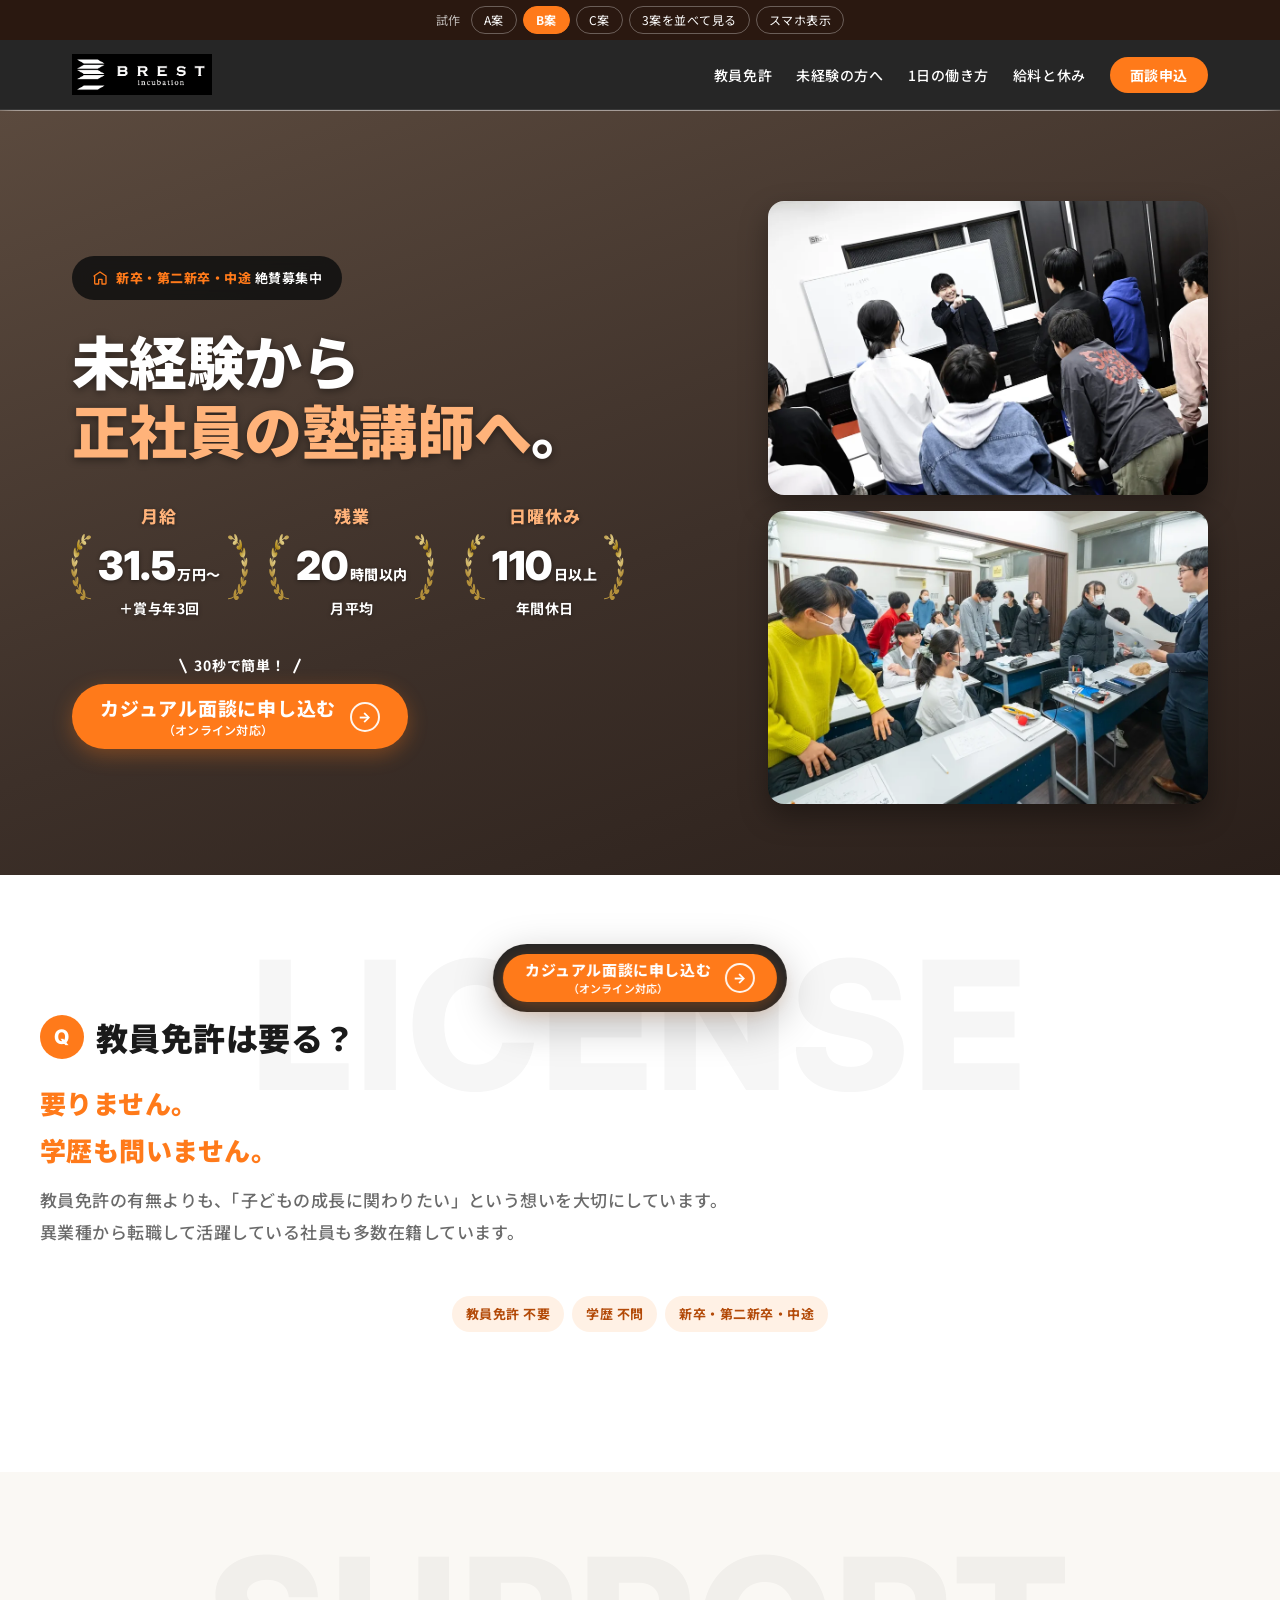
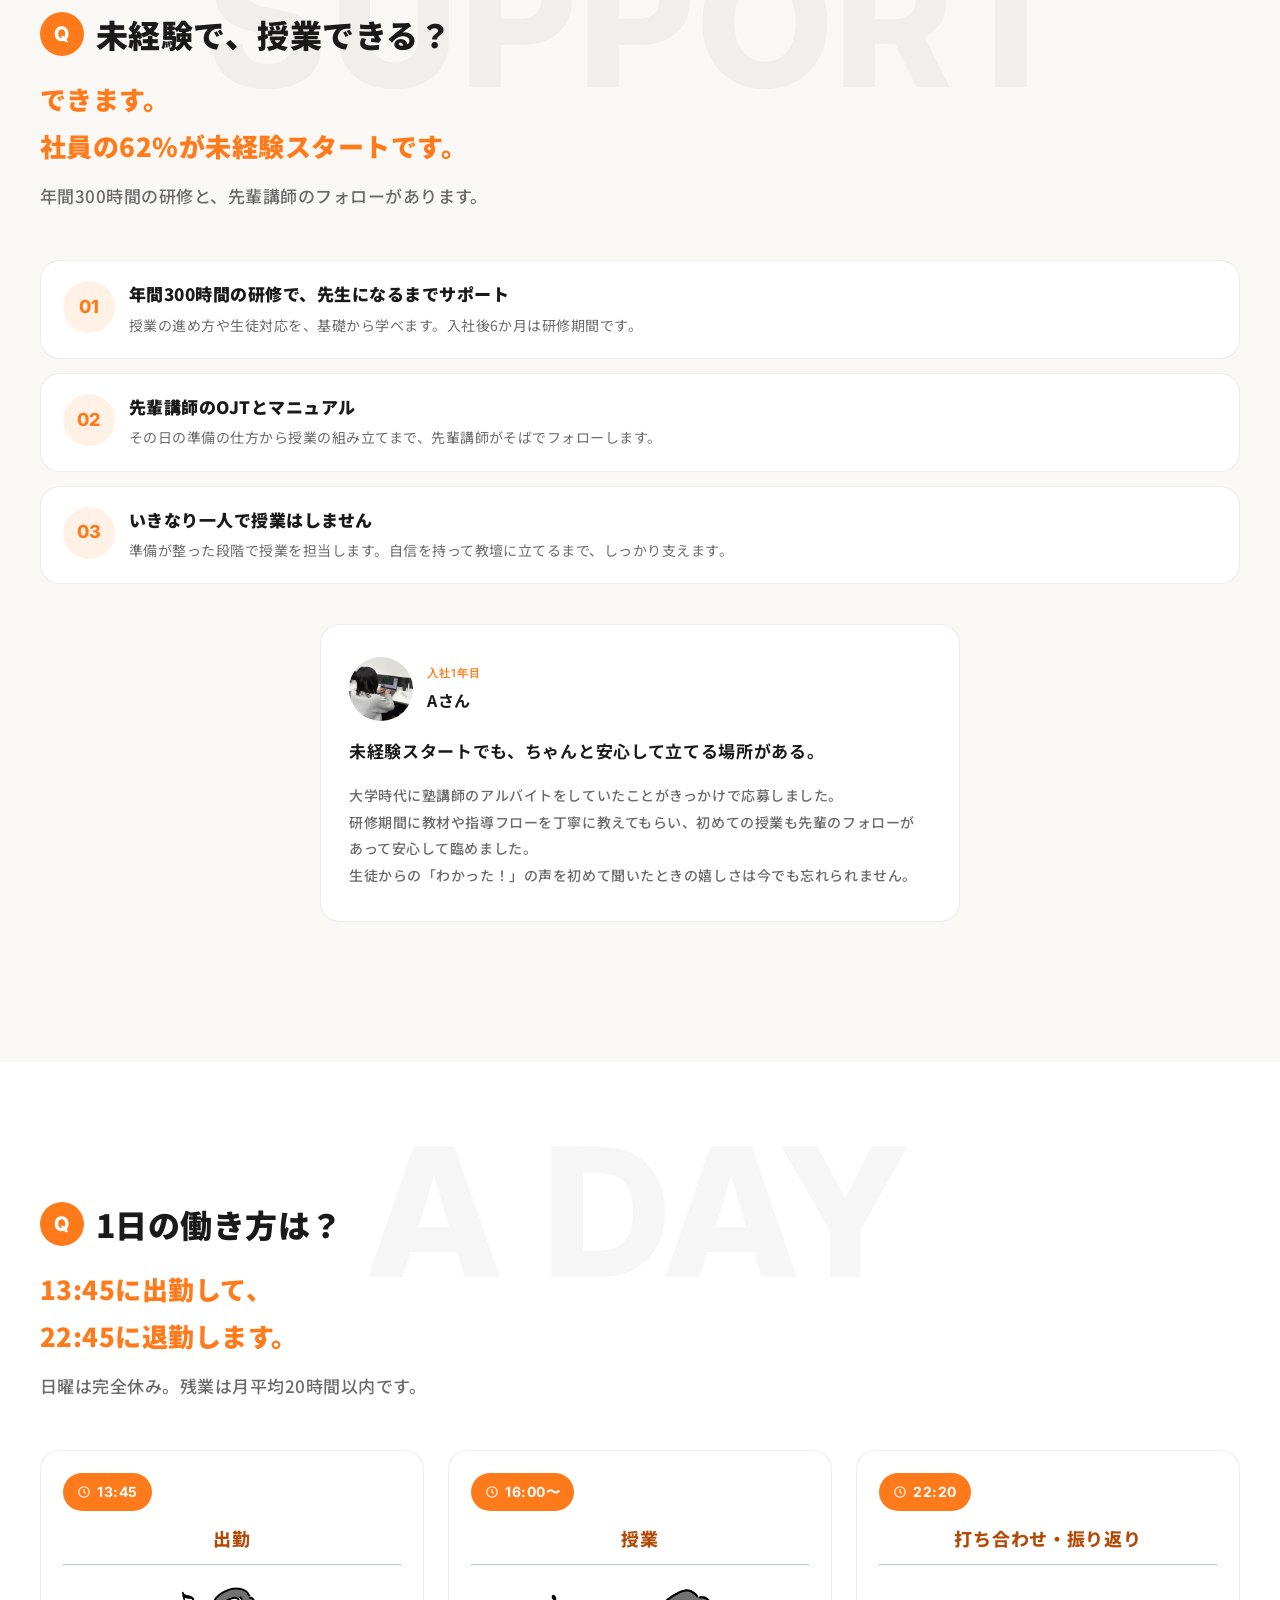
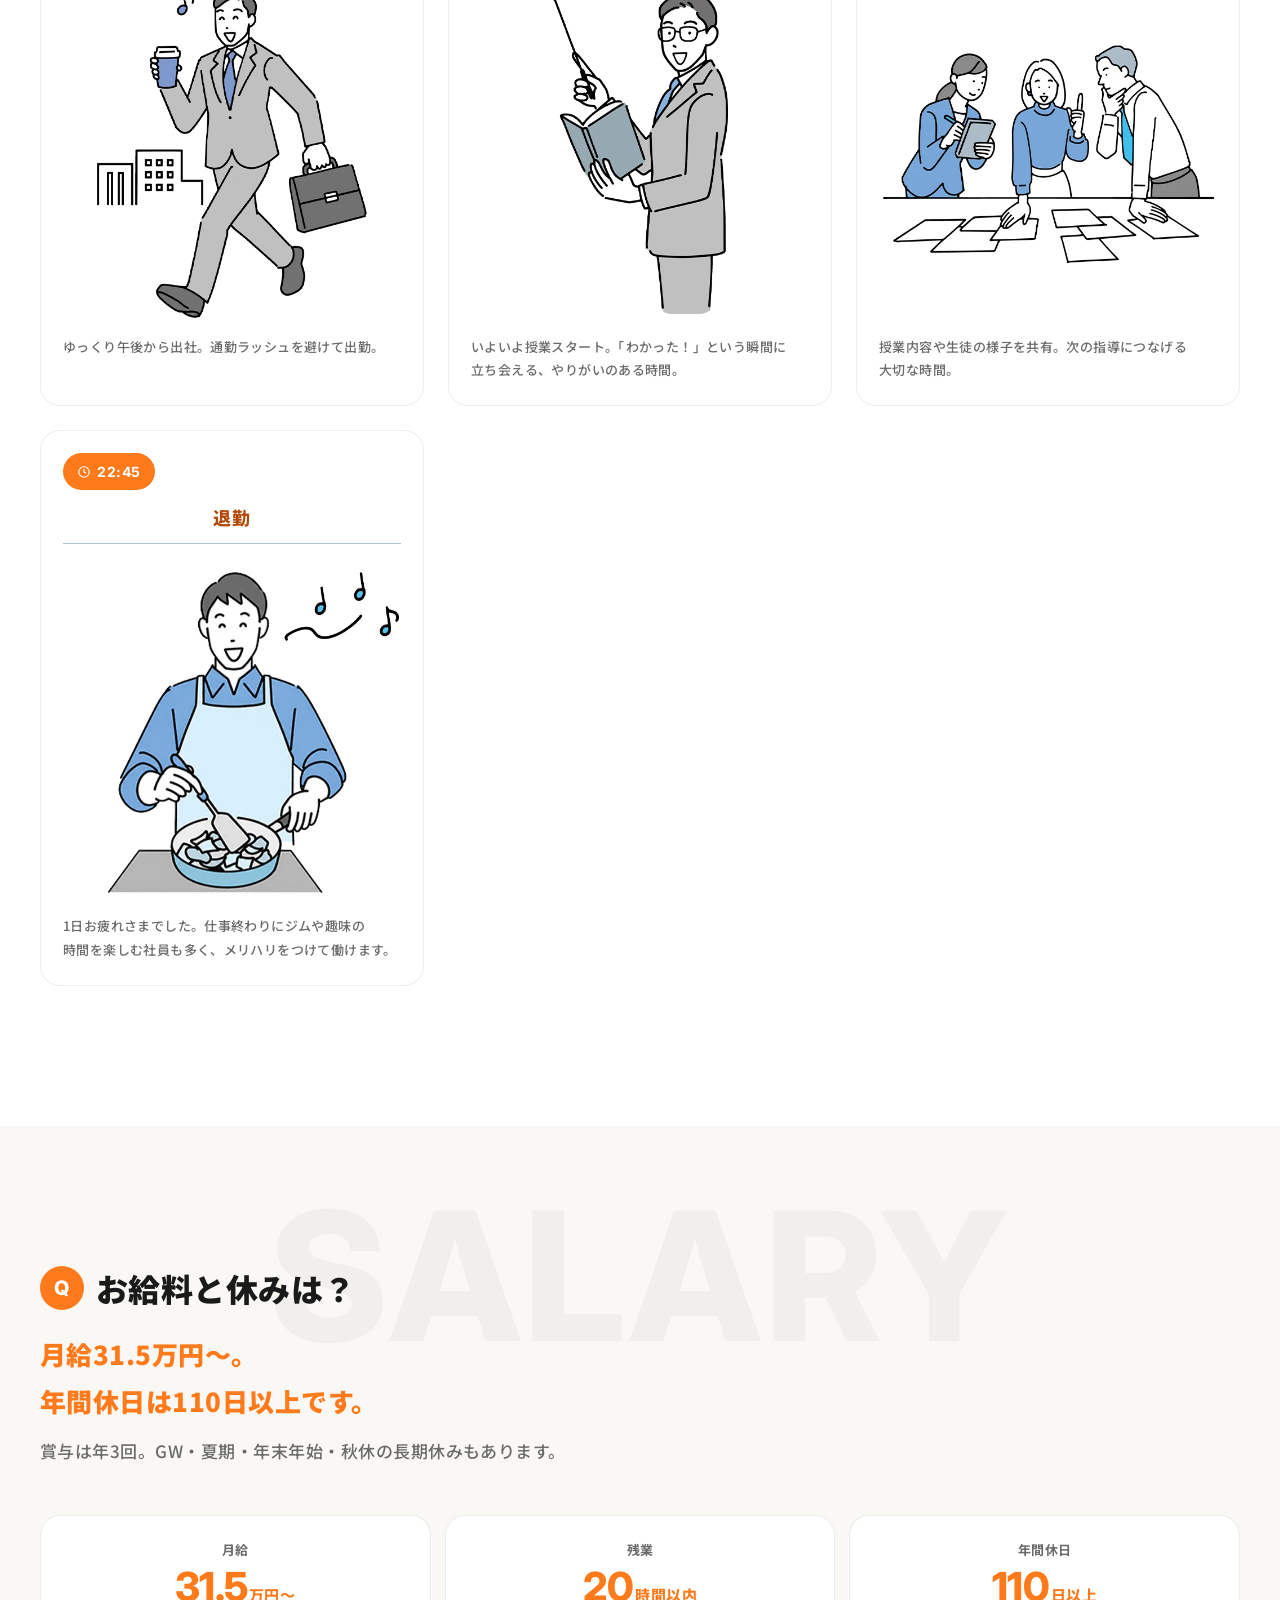
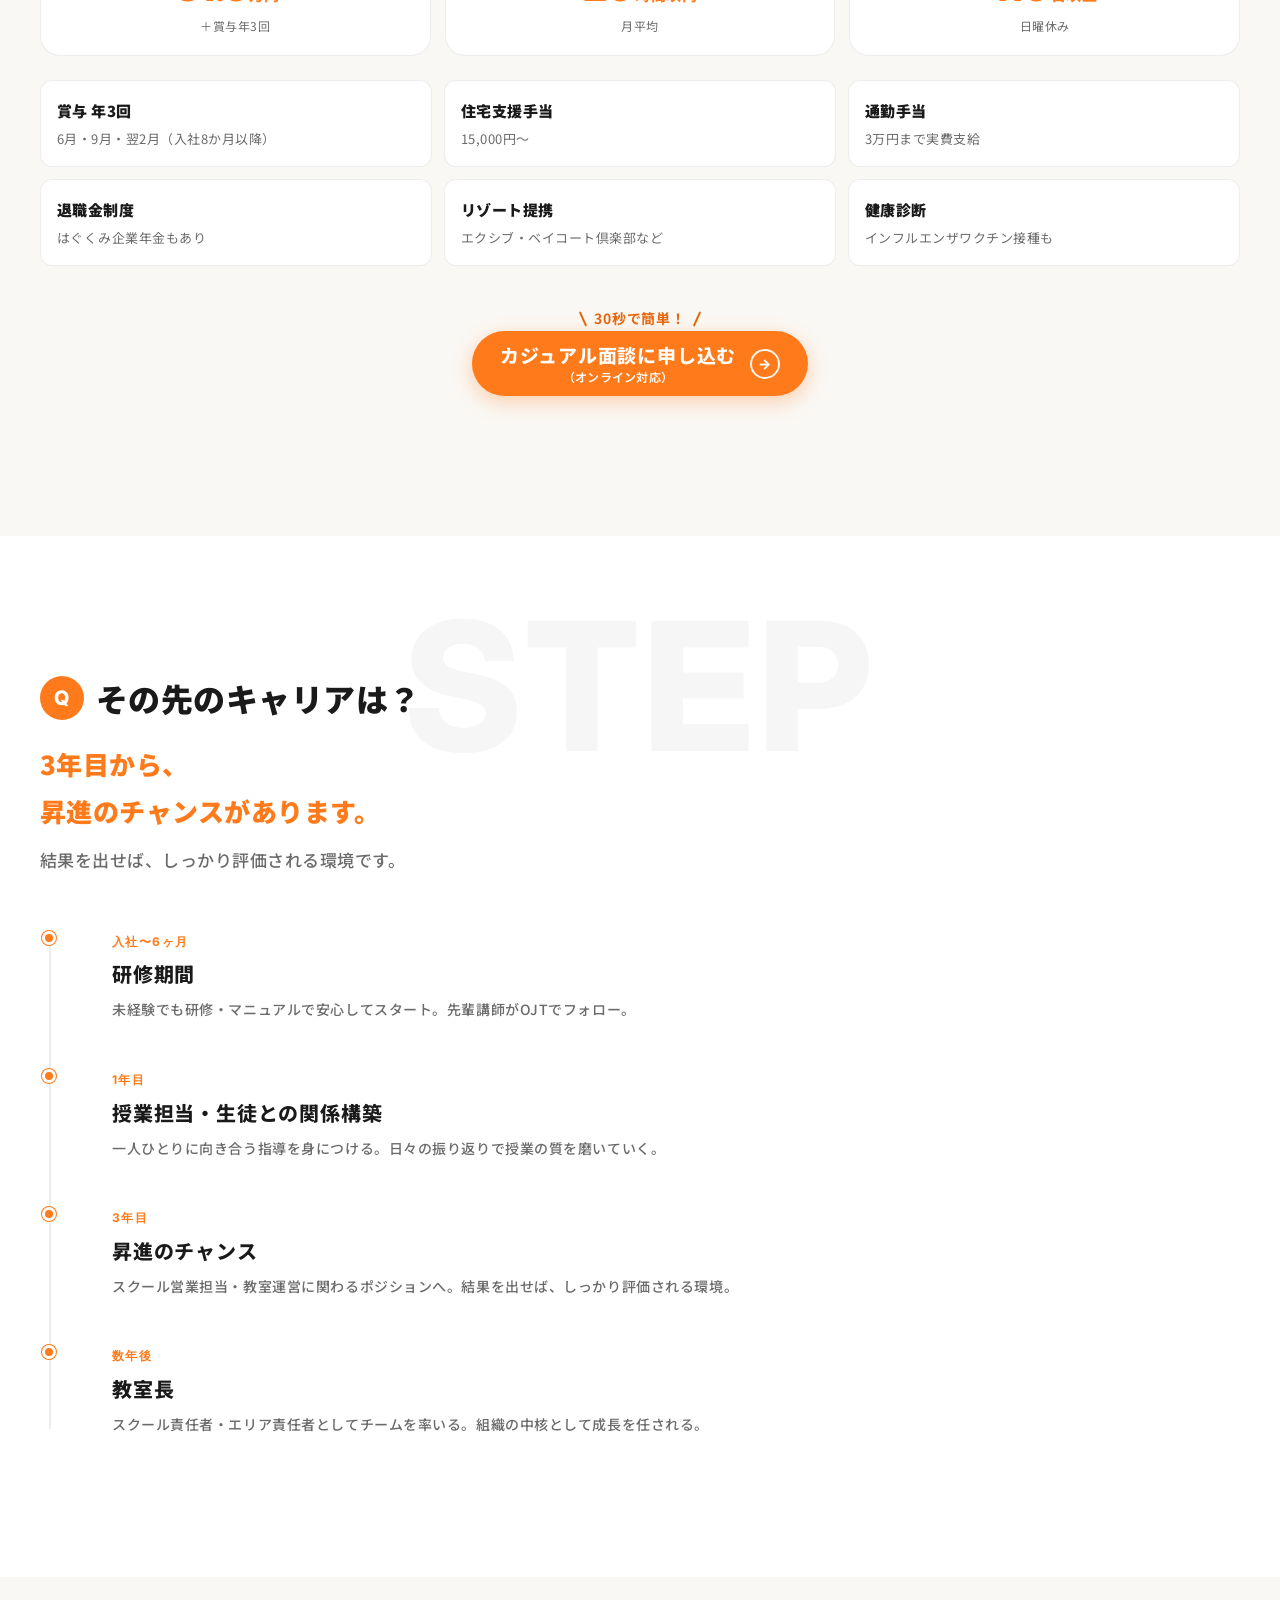
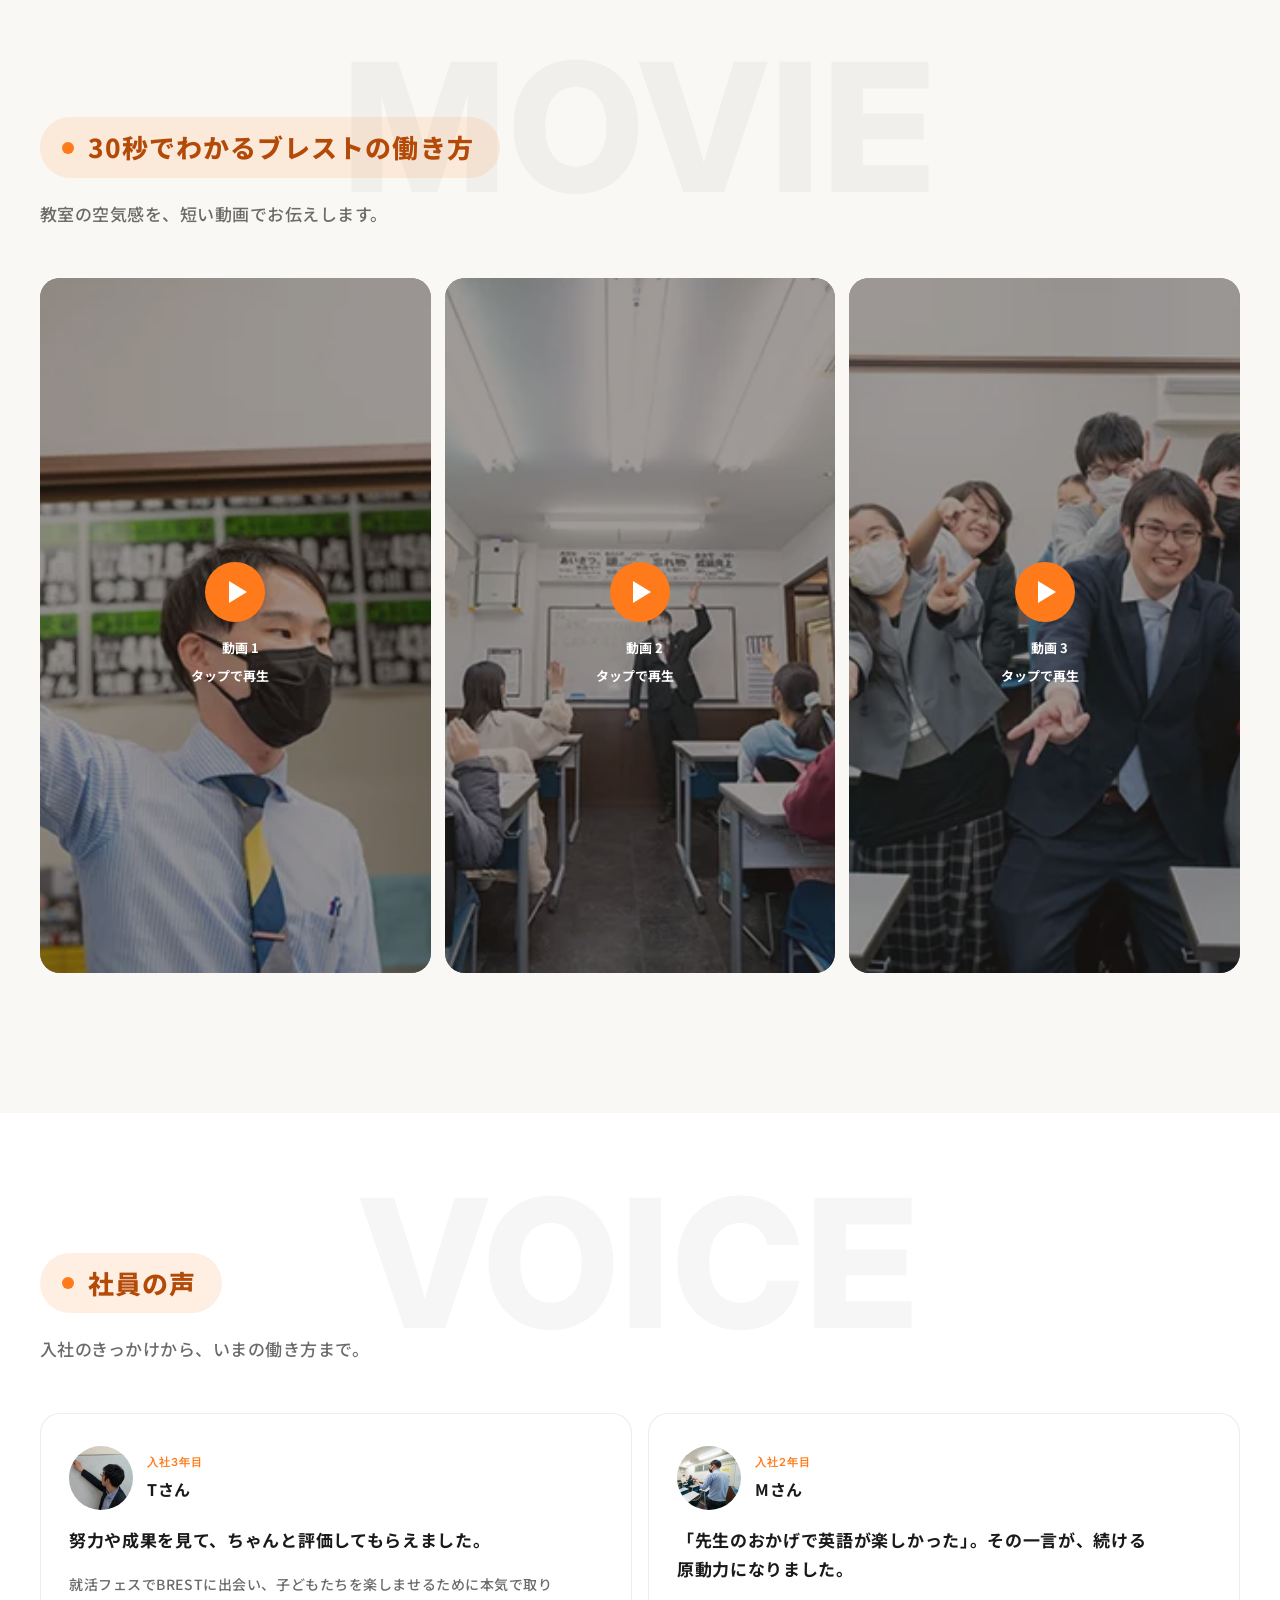
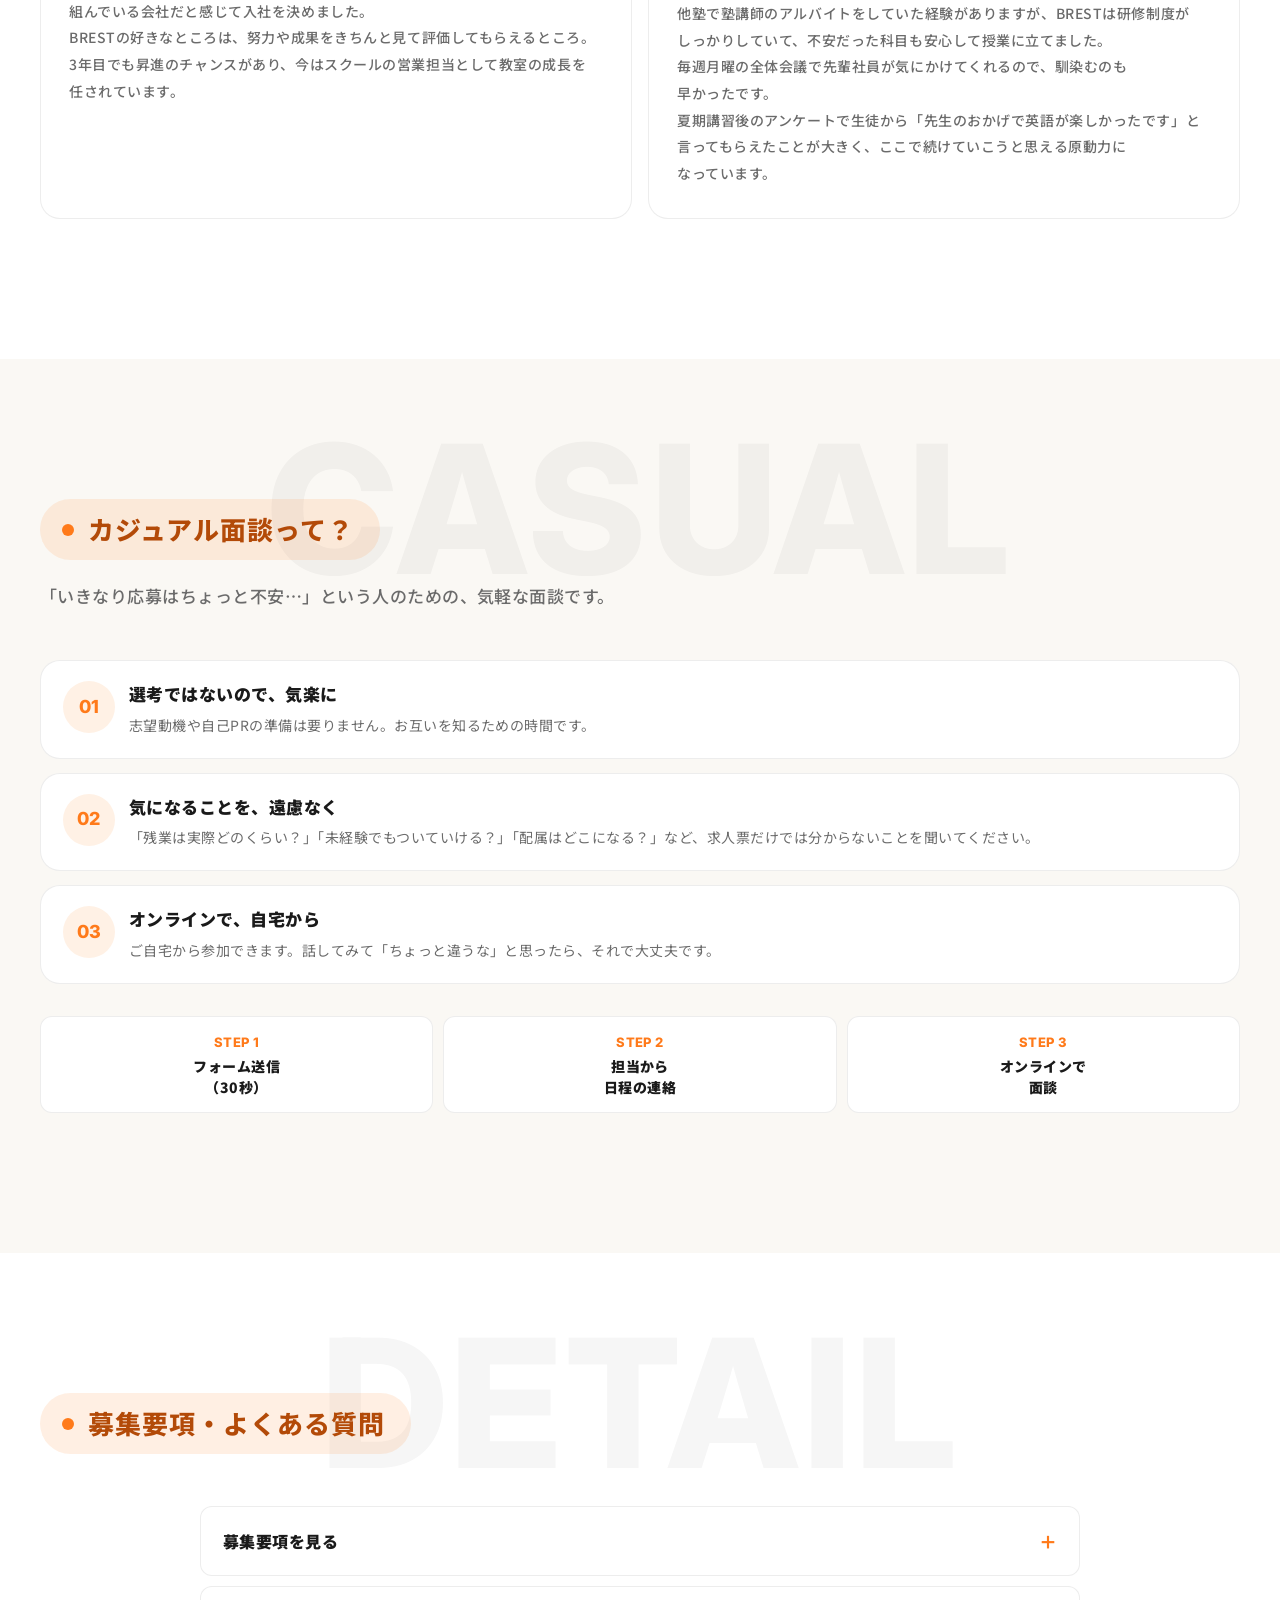
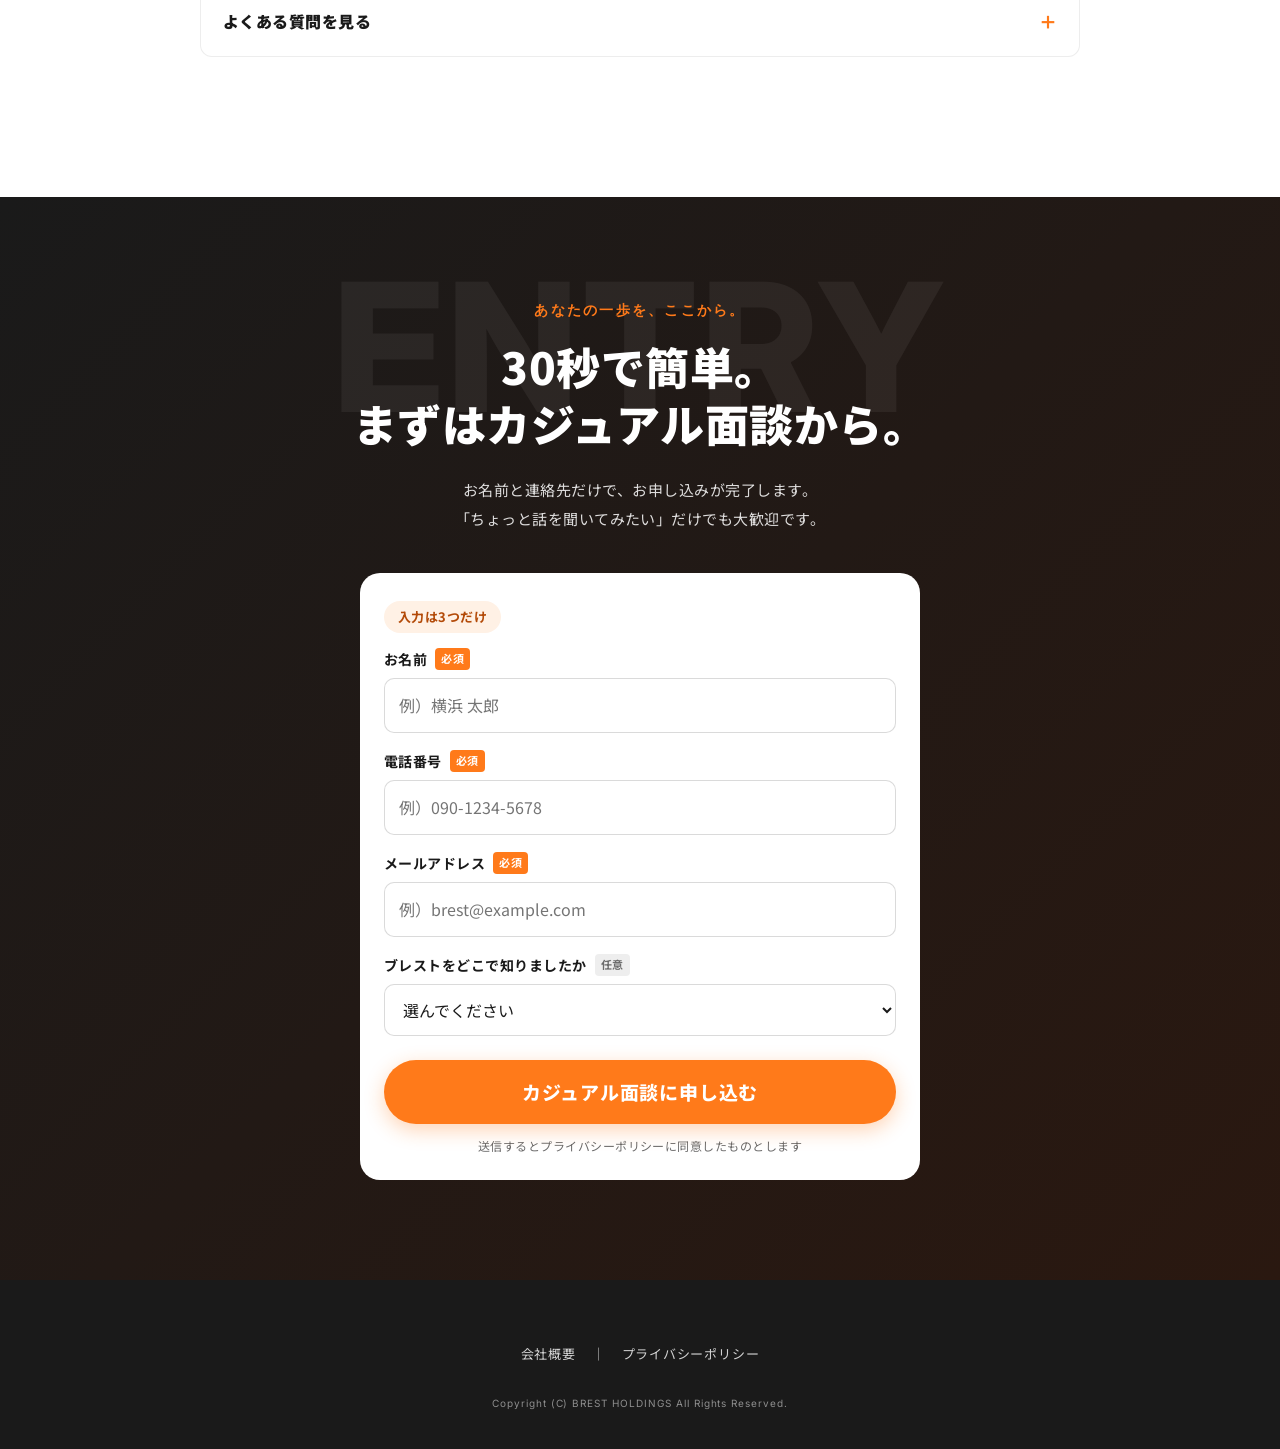
<file: b.html>
<!DOCTYPE html>
<html lang="ja">
<head>
  <meta charset="UTF-8">
  <meta name="viewport" content="width=device-width, initial-scale=1.0">
  <meta name="robots" content="noindex, nofollow">
  <title>【試作B】教員免許なし・未経験から、塾講師に｜学習塾ブレスト</title>
  <link rel="icon" href="assets/images/brand/favicon.png">
  <link rel="preconnect" href="https://fonts.googleapis.com">
  <link rel="preconnect" href="https://fonts.gstatic.com" crossorigin>
  <link rel="stylesheet" href="https://fonts.googleapis.com/css2?family=Inter:wght@500;600;700;800&family=Noto+Sans+JP:wght@400;500;700;900&display=swap">
  <link rel="stylesheet" href="assets/css/reset.css">
  <link rel="stylesheet" href="assets/css/style.css">
  <link rel="stylesheet" href="assets/css/proto.css">
</head>
<body id="top" class="proto">
  <div class="proto-bar"><span class="proto-bar__label">試作</span><a href="a.html">A案</a><a href="b.html" class="is-current">B案</a><a href="c.html">C案</a><a href="index.html">3案を並べて見る</a><a class="proto-bar__phone" href="phone.html?p=b">スマホ表示</a></div>
  <header class="site-header">
    <div class="site-header__inner">
      <a href="https://brest.co.jp/" class="site-header__logo" aria-label="学習塾ブレスト 公式サイトへ（別タブで開く）" target="_blank" rel="noopener">
        <img src="assets/images/brand/logo.png" alt="BREST" width="160" height="48">
      </a>
      <nav class="site-nav" id="siteNav" aria-label="メインナビ">
        <ul class="site-nav__list">
          <li><a href="#q-license">教員免許</a></li>
          <li><a href="#q-beginner">未経験の方へ</a></li>
          <li><a href="#a-day">1日の働き方</a></li>
          <li><a href="#q-money">給料と休み</a></li>
          <li><a href="#entry" class="site-nav__cta">面談申込</a></li>
        </ul>
      </nav>
      <button class="site-header__hamburger" type="button" aria-controls="siteNav" aria-expanded="false" aria-label="メニューを開く" data-hamburger>
        <span></span><span></span><span></span>
      </button>
    </div>
  </header>
  <main>
    <section class="hero hero--bg hero--light">
      <div class="hero-bg__overlay" aria-hidden="true"></div>
      <div class="hero-bg__inner">
        <div class="hero-bg__copy">
          <p class="hero-bg__base">
            <span class="hero-bg__base-icon" aria-hidden="true">
              <svg viewBox="0 0 24 24" fill="none" stroke="currentColor" stroke-width="2" stroke-linecap="round" stroke-linejoin="round"><path d="M3 9 12 3 21 9v11a1 1 0 0 1-1 1h-5v-7H10v7H5a1 1 0 0 1-1-1V9z"/></svg>
            </span>
            <span class="hero-bg__base-text"><strong>新卒・第二新卒・中途</strong> 絶賛募集中</span>
          </p>
          <h1 class="hero-bg__catch"><span class="hero-bg__catch-line1">未経験から</span><br><span class="hero-bg__catch-line2"><span class="hero-bg__catch-accent">正社員の塾講師へ</span>。</span></h1>
          <ul class="hero-bg__points">
            <li>
              <span class="hero-bg__points-label">月給</span>
              <span class="hero-bg__points-wreath">
                <img class="wreath wreath-left" src="assets/images/decoration/wreath.svg" alt="" width="24" height="80">
                <span class="hero-bg__points-text">
                  <span class="hero-bg__points-num">31.5</span><span class="hero-bg__points-unit">万円〜</span>
                </span>
                <img class="wreath wreath-right" src="assets/images/decoration/wreath.svg" alt="" width="24" height="80">
              </span>
              <span class="hero-bg__points-sub">＋賞与年3回</span>
            </li>
            <li>
              <span class="hero-bg__points-label">残業</span>
              <span class="hero-bg__points-wreath">
                <img class="wreath wreath-left" src="assets/images/decoration/wreath.svg" alt="" width="24" height="80">
                <span class="hero-bg__points-text">
                  <span class="hero-bg__points-num">20</span><span class="hero-bg__points-unit">時間以内</span>
                </span>
                <img class="wreath wreath-right" src="assets/images/decoration/wreath.svg" alt="" width="24" height="80">
              </span>
              <span class="hero-bg__points-sub">月平均</span>
            </li>
            <li>
              <span class="hero-bg__points-label">日曜休み</span>
              <span class="hero-bg__points-wreath">
                <img class="wreath wreath-left" src="assets/images/decoration/wreath.svg" alt="" width="24" height="80">
                <span class="hero-bg__points-text">
                  <span class="hero-bg__points-num">110</span><span class="hero-bg__points-unit">日以上</span>
                </span>
                <img class="wreath wreath-right" src="assets/images/decoration/wreath.svg" alt="" width="24" height="80">
              </span>
              <span class="hero-bg__points-sub">年間休日</span>
            </li>
          </ul>
          
          <div class="hero-bg__cta">
<p class="hero-bg__cta-eyebrow"><span>30秒で簡単！</span></p>
            <a href="#entry" class="btn btn--cta btn--large">
              <span class="btn__stack">
                <span class="btn__lead">カジュアル面談に申し込む</span>
                <span class="btn__sub">（オンライン対応）</span>
              </span>
              <span class="btn__arrow" aria-hidden="true">→</span>
            </a>
          </div>
        </div>
        <div class="hero-bg__gallery">
          <figure class="hero-bg__shot">
            <img src="assets/images/photos/hero-g1-raise-hand.webp" alt="ホワイトボードの前で生徒に語りかける講師" loading="eager" decoding="async" fetchpriority="high" width="1100" height="647">
          </figure>
          <figure class="hero-bg__shot">
            <img src="assets/images/photos/hero-g3-classroom.webp" alt="生徒でにぎわう教室の様子" loading="eager" decoding="async" width="1100" height="647">
          </figure>
        </div>
      </div>
    </section>
    <section class="section" id="q-license">
      <div class="section__bg-text" aria-hidden="true">LICENSE</div>
      <div class="section__inner">
        <div class="qhead"><span class="qhead__mark">Q</span><h2 class="qhead__text">教員免許は要る？</h2></div>
        <p class="answer">要りません。<br>学歴も問いません。</p>
        <p class="section__lead">教員免許の有無よりも、「子どもの成長に関わりたい」という想いを大切にしています。<br class="pc-only">異業種から転職して活躍している社員も多数在籍しています。</p>
        <div class="chips"><span class="chip">教員免許 不要</span><span class="chip">学歴 不問</span><span class="chip">新卒・第二新卒・中途</span></div>
      </div>
    </section>
    <section class="section section--beige" id="q-beginner">
      <div class="section__bg-text" aria-hidden="true">SUPPORT</div>
      <div class="section__inner">
        <div class="qhead"><span class="qhead__mark">Q</span><h2 class="qhead__text">未経験で、授業できる？</h2></div>
        <p class="answer">できます。<br>社員の62%が未経験スタートです。</p>
        <p class="section__lead">年間300時間の研修と、先輩講師のフォローがあります。</p>
        <div class="points__list">
          <div class="point">
            <span class="point__icon">01</span>
            <div>
              <h3 class="point__title">年間300時間の研修で、先生になるまでサポート</h3>
              <p class="point__desc">授業の進め方や生徒対応を、基礎から学べます。入社後6か月は研修期間です。</p>
            </div>
          </div>
          <div class="point">
            <span class="point__icon">02</span>
            <div>
              <h3 class="point__title">先輩講師のOJTとマニュアル</h3>
              <p class="point__desc">その日の準備の仕方から授業の組み立てまで、先輩講師がそばでフォローします。</p>
            </div>
          </div>
          <div class="point">
            <span class="point__icon">03</span>
            <div>
              <h3 class="point__title">いきなり一人で授業はしません</h3>
              <p class="point__desc">準備が整った段階で授業を担当します。自信を持って教壇に立てるまで、しっかり支えます。</p>
            </div>
          </div>
        </div>
        <div class="voice__stack voice__stack--single">
          <article class="voice-card">
            <div class="voice-card__head">
              <div class="voice-card__avatar"><img src="assets/images/photos/voice-lecturer-a.webp" alt="" loading="lazy"></div>
              <div class="voice-card__meta">
                <span class="voice-card__tag">入社1年目</span>
                <span class="voice-card__name">Aさん</span>
              </div>
            </div>
            <p class="voice-card__lead">未経験スタートでも、ちゃんと安心して立てる場所がある。</p>
            <p class="voice-card__body">大学時代に塾講師のアルバイトをしていたことがきっかけで応募しました。<br>研修期間に教材や指導フローを丁寧に教えてもらい、初めての授業も先輩のフォローがあって安心して臨めました。<br>生徒からの「わかった！」の声を初めて聞いたときの嬉しさは今でも忘れられません。</p>
          </article>
        </div>
      </div>
    </section>
    <section class="section" id="a-day">
      <div class="section__bg-text" aria-hidden="true">A DAY</div>
      <div class="section__inner">
        <div class="qhead"><span class="qhead__mark">Q</span><h2 class="qhead__text">1日の働き方は？</h2></div>
        <p class="answer">13:45に出勤して、<br>22:45に退勤します。</p>
        <p class="section__lead">日曜は完全休み。残業は月平均20時間以内です。</p>
        <div class="a-day__bento">
          <article class="a-day__card">
            <span class="a-day__time-badge">
              <svg viewBox="0 0 24 24" fill="none" stroke="currentColor" stroke-width="2" aria-hidden="true"><circle cx="12" cy="12" r="9"/><polyline points="12 7 12 12 15 14"/></svg>
              13:45
            </span>
            <h3 class="a-day__title">出勤</h3>
            <div class="a-day__media"><img src="assets/images/photos/day-01.webp" alt="" loading="lazy"></div>
            <p class="a-day__desc">ゆっくり午後から出社。通勤ラッシュを避けて出勤。</p>
          </article>
          <article class="a-day__card">
            <span class="a-day__time-badge">
              <svg viewBox="0 0 24 24" fill="none" stroke="currentColor" stroke-width="2" aria-hidden="true"><circle cx="12" cy="12" r="9"/><polyline points="12 7 12 12 15 14"/></svg>
              16:00〜
            </span>
            <h3 class="a-day__title">授業</h3>
            <div class="a-day__media"><img src="assets/images/photos/day-04.webp" alt="" loading="lazy"></div>
            <p class="a-day__desc">いよいよ授業スタート。「わかった！」という瞬間に立ち会える、やりがいのある時間。</p>
          </article>
          <article class="a-day__card">
            <span class="a-day__time-badge">
              <svg viewBox="0 0 24 24" fill="none" stroke="currentColor" stroke-width="2" aria-hidden="true"><circle cx="12" cy="12" r="9"/><polyline points="12 7 12 12 15 14"/></svg>
              22:20
            </span>
            <h3 class="a-day__title">打ち合わせ・振り返り</h3>
            <div class="a-day__media"><img src="assets/images/photos/day-05.webp" alt="" loading="lazy"></div>
            <p class="a-day__desc">授業内容や生徒の様子を共有。次の指導につなげる大切な時間。</p>
          </article>
          <article class="a-day__card">
            <span class="a-day__time-badge">
              <svg viewBox="0 0 24 24" fill="none" stroke="currentColor" stroke-width="2" aria-hidden="true"><circle cx="12" cy="12" r="9"/><polyline points="12 7 12 12 15 14"/></svg>
              22:45
            </span>
            <h3 class="a-day__title">退勤</h3>
            <div class="a-day__media"><img src="assets/images/photos/day-06.webp" alt="" loading="lazy"></div>
            <p class="a-day__desc">1日お疲れさまでした。仕事終わりにジムや趣味の時間を楽しむ社員も多く、メリハリをつけて働けます。</p>
          </article>
        </div>
      </div>
    </section>
    <section class="section section--beige" id="q-money">
      <div class="section__bg-text" aria-hidden="true">SALARY</div>
      <div class="section__inner">
        <div class="qhead"><span class="qhead__mark">Q</span><h2 class="qhead__text">お給料と休みは？</h2></div>
        <p class="answer">月給31.5万円〜。<br>年間休日は110日以上です。</p>
        <p class="section__lead">賞与は年3回。GW・夏期・年末年始・秋休の長期休みもあります。</p>
        <div class="stats__grid">
          <div class="stat">
            <p class="stat__label">月給</p>
            <p class="stat__value"><span class="stat__num">31.5</span><span class="stat__unit">万円〜</span></p>
            <span class="stat__sub">＋賞与年3回</span>
          </div>
          <div class="stat">
            <p class="stat__label">残業</p>
            <p class="stat__value"><span class="stat__num">20</span><span class="stat__unit">時間以内</span></p>
            <span class="stat__sub">月平均</span>
          </div>
          <div class="stat">
            <p class="stat__label">年間休日</p>
            <p class="stat__value"><span class="stat__num">110</span><span class="stat__unit">日以上</span></p>
            <span class="stat__sub">日曜休み</span>
          </div>
        </div>
        <div class="welfare__grid">
          <div class="welfare"><p class="welfare__title">賞与 年3回</p><p class="welfare__desc">6月・9月・翌2月（入社8か月以降）</p></div>
          <div class="welfare"><p class="welfare__title">住宅支援手当</p><p class="welfare__desc">15,000円〜</p></div>
          <div class="welfare"><p class="welfare__title">通勤手当</p><p class="welfare__desc">3万円まで実費支給</p></div>
          <div class="welfare"><p class="welfare__title">退職金制度</p><p class="welfare__desc">はぐくみ企業年金もあり</p></div>
          <div class="welfare"><p class="welfare__title">リゾート提携</p><p class="welfare__desc">エクシブ・ベイコート倶楽部など</p></div>
          <div class="welfare"><p class="welfare__title">健康診断</p><p class="welfare__desc">インフルエンザワクチン接種も</p></div>
        </div>
        <div class="inline-cta">
<p class="hero-bg__cta-eyebrow"><span>30秒で簡単！</span></p>
            <a href="#entry" class="btn btn--cta btn--large">
              <span class="btn__stack">
                <span class="btn__lead">カジュアル面談に申し込む</span>
                <span class="btn__sub">（オンライン対応）</span>
              </span>
              <span class="btn__arrow" aria-hidden="true">→</span>
            </a>
        </div>

      </div>
    </section>
    <section class="section" id="step">
      <div class="section__bg-text" aria-hidden="true">STEP</div>
      <div class="section__inner">
        <div class="qhead"><span class="qhead__mark">Q</span><h2 class="qhead__text">その先のキャリアは？</h2></div>
        <p class="answer">3年目から、<br>昇進のチャンスがあります。</p>
        <p class="section__lead">結果を出せば、しっかり評価される環境です。</p>
        <ol class="step__timeline">
          <li class="step-item">
            <div class="step-item__badge">入社〜6ヶ月</div>
            <h3 class="step-item__title">研修期間</h3>
            <p class="step-item__desc">未経験でも研修・マニュアルで安心してスタート。先輩講師がOJTでフォロー。</p>
          </li>
          <li class="step-item">
            <div class="step-item__badge">1年目</div>
            <h3 class="step-item__title">授業担当・生徒との関係構築</h3>
            <p class="step-item__desc">一人ひとりに向き合う指導を身につける。日々の振り返りで授業の質を磨いていく。</p>
          </li>
          <li class="step-item">
            <div class="step-item__badge">3年目</div>
            <h3 class="step-item__title">昇進のチャンス</h3>
            <p class="step-item__desc">スクール営業担当・教室運営に関わるポジションへ。結果を出せば、しっかり評価される環境。</p>
          </li>
          <li class="step-item">
            <div class="step-item__badge">数年後</div>
            <h3 class="step-item__title">教室長</h3>
            <p class="step-item__desc">スクール責任者・エリア責任者としてチームを率いる。組織の中核として成長を任される。</p>
          </li>
        </ol>
      </div>
    </section>
    <section class="section section--beige" id="movie">
      <div class="section__bg-text" aria-hidden="true">MOVIE</div>
      <div class="section__inner">
        <h2 class="section__label"><span class="dot"></span>30秒でわかるブレストの働き方</h2>
        <p class="section__lead">教室の空気感を、<br class="sp-only">短い動画でお伝えします。</p>
        <div class="movie-lazy">
          <button class="movie-lazy__item" type="button" data-ig="https://www.instagram.com/p/DZPmYrovS02/">
            <img src="assets/images/photos/culture-03.webp" alt="" loading="lazy">
            <span><span class="movie-lazy__play" aria-hidden="true"></span><span class="movie-lazy__cap">動画 1<br>タップで再生</span></span>
          </button>
          <button class="movie-lazy__item" type="button" data-ig="https://www.instagram.com/p/DZe8_MGPeMc/">
            <img src="assets/images/photos/culture-02.webp" alt="" loading="lazy">
            <span><span class="movie-lazy__play" aria-hidden="true"></span><span class="movie-lazy__cap">動画 2<br>タップで再生</span></span>
          </button>
          <button class="movie-lazy__item" type="button" data-ig="https://www.instagram.com/p/DZkHwSNvzz7/">
            <img src="assets/images/photos/culture-01.webp" alt="" loading="lazy">
            <span><span class="movie-lazy__play" aria-hidden="true"></span><span class="movie-lazy__cap">動画 3<br>タップで再生</span></span>
          </button>
        </div>
      </div>
    </section>
    <section class="section" id="voice">
      <div class="section__bg-text" aria-hidden="true">VOICE</div>
      <div class="section__inner">
        <h2 class="section__label"><span class="dot"></span>社員の声</h2>
        <p class="section__lead">入社のきっかけから、<br class="sp-only">いまの働き方まで。</p>
        <div class="voice__stack">
          <article class="voice-card">
            <div class="voice-card__head">
              <div class="voice-card__avatar"><img src="assets/images/photos/voice-lecturer-b.webp" alt="" loading="lazy"></div>
              <div class="voice-card__meta">
                <span class="voice-card__tag">入社3年目</span>
                <span class="voice-card__name">Tさん</span>
              </div>
            </div>
            <p class="voice-card__lead">努力や成果を見て、ちゃんと評価してもらえました。</p>
            <p class="voice-card__body">就活フェスでBRESTに出会い、子どもたちを楽しませるために本気で取り組んでいる会社だと感じて入社を決めました。<br>BRESTの好きなところは、努力や成果をきちんと見て評価してもらえるところ。<br>3年目でも昇進のチャンスがあり、今はスクールの営業担当として教室の成長を任されています。</p>
          </article>
          <article class="voice-card">
            <div class="voice-card__head">
              <div class="voice-card__avatar"><img src="assets/images/photos/voice-lecturer-d.webp" alt="" loading="lazy"></div>
              <div class="voice-card__meta">
                <span class="voice-card__tag">入社2年目</span>
                <span class="voice-card__name">Mさん</span>
              </div>
            </div>
            <p class="voice-card__lead">「先生のおかげで英語が楽しかった」。その一言が、続ける原動力になりました。</p>
            <p class="voice-card__body">他塾で塾講師のアルバイトをしていた経験がありますが、BRESTは研修制度がしっかりしていて、不安だった科目も安心して授業に立てました。<br>毎週月曜の全体会議で先輩社員が気にかけてくれるので、馴染むのも早かったです。<br>夏期講習後のアンケートで生徒から「先生のおかげで英語が楽しかったです」と言ってもらえたことが大きく、ここで続けていこうと思える原動力になっています。</p>
          </article>
        </div>
      </div>
    </section>
    <section class="section section--beige" id="casual">
      <div class="section__bg-text" aria-hidden="true">CASUAL</div>
      <div class="section__inner">
        <h2 class="section__label"><span class="dot"></span>カジュアル面談って？</h2>
        <p class="section__lead">「いきなり応募はちょっと不安…」<br class="sp-only">という人のための、気軽な面談です。</p>
        <div class="points__list">
          <div class="point">
            <span class="point__icon">01</span>
            <div>
              <h3 class="point__title">選考ではないので、気楽に</h3>
              <p class="point__desc">志望動機や自己PRの準備は要りません。お互いを知るための時間です。</p>
            </div>
          </div>
          <div class="point">
            <span class="point__icon">02</span>
            <div>
              <h3 class="point__title">気になることを、遠慮なく</h3>
              <p class="point__desc">「残業は実際どのくらい？」「未経験でもついていける？」「配属はどこになる？」など、求人票だけでは分からないことを聞いてください。</p>
            </div>
          </div>
          <div class="point">
            <span class="point__icon">03</span>
            <div>
              <h3 class="point__title">オンラインで、自宅から</h3>
              <p class="point__desc">ご自宅から参加できます。話してみて「ちょっと違うな」と思ったら、それで大丈夫です。</p>
            </div>
          </div>
        </div>
        <div class="mini-flow">
          <div class="mini-flow__item"><p class="mini-flow__num">STEP 1</p><p class="mini-flow__title">フォーム送信<br>（30秒）</p></div>
          <div class="mini-flow__item"><p class="mini-flow__num">STEP 2</p><p class="mini-flow__title">担当から<br>日程の連絡</p></div>
          <div class="mini-flow__item"><p class="mini-flow__num">STEP 3</p><p class="mini-flow__title">オンラインで<br>面談</p></div>
        </div>
      </div>
    </section>
    <section class="section" id="requirement">
      <div class="section__bg-text" aria-hidden="true">DETAIL</div>
      <div class="section__inner">
        <h2 class="section__label"><span class="dot"></span>募集要項・よくある質問</h2>
        <div class="fold">
          <details class="fold__item"><summary>募集要項を見る</summary><div class="fold__body">
        <div class="req-card">
          <dl class="req-table">
            <div class="req-row"><dt>雇用形態</dt><dd>正社員</dd></div>
            <div class="req-row"><dt>給与</dt><dd>月額31.5万円〜<br><span class="small">（基本給248,080円　超過勤務手当51,920円　住宅支援手当15,000円〜）<br>※通勤手当3万円まで実費支給</span><br><span class="req-note">入社後6ヶ月間は研修期間のため月額300,714円〜</span></dd></div>
            <div class="req-row"><dt>賞与</dt><dd>年3回（6月・9月・翌2月）<span class="small">※支給対象：入社8か月以降</span><br><span class="small">業績、勤務成績、勤務態度、勤務姿勢、勤続年数、貢献度に応じて支給</span></dd></div>
            <div class="req-row"><dt>勤務時間</dt><dd>週40時間　<span class="small">※年間の変形労働時間制採用</span><br>13:45〜22:45　などシフト制（休憩1時間）</dd></div>
            <div class="req-row"><dt>勤務地</dt><dd>本社　横浜市港南区日野南<br>各スクール　港南区・南区・都筑区・港北区・鶴見区<br><span class="small">・各スクールへシフト制にて出勤<br>・新スクールオープンに際して、上記勤務地以外に出勤の可能性もあり</span></dd></div>
            <div class="req-row"><dt>休日・休暇</dt><dd>年間110日以上（日曜休み）<br><span class="small">（GW休暇7日間　夏期休暇3日間　年末年始休暇4日間　秋休暇7日間　講習休暇他）</span></dd></div>
            <div class="req-row"><dt>福利厚生</dt><dd>エクシブ・ベイコート倶楽部等の高級リゾート提携　医療関連サービス<br>退職金制度　死亡弔慰金　健康診断・インフルエンザワクチン接種<br>はぐくみ企業年金（厚生労働大臣の認可）</dd></div>
          </dl>
        </div>
          </div></details>
          <details class="fold__item"><summary>よくある質問を見る</summary><div class="fold__body">
        <ul class="faq__list">
          <li class="faq-item">
            <button class="faq-item__q" type="button" aria-expanded="false" data-faq-toggle>
              <span class="faq-item__q-mark" aria-hidden="true">Q</span>
              <span class="faq-item__q-text">講師の年齢層はどれくらいですか？</span>
              <span class="faq-item__q-icon" aria-hidden="true"></span>
            </button>
            <div class="faq-item__a" data-faq-panel>
              <p>20代から30代のメンバーが中心です。年齢の近い先輩が多く、授業の進め方や生徒対応で迷ったときにも相談しやすい雰囲気があります。</p>
            </div>
          </li>
          <li class="faq-item">
            <button class="faq-item__q" type="button" aria-expanded="false" data-faq-toggle>
              <span class="faq-item__q-mark" aria-hidden="true">Q</span>
              <span class="faq-item__q-text">1クラスの人数はどれくらいですか？</span>
              <span class="faq-item__q-icon" aria-hidden="true"></span>
            </button>
            <div class="faq-item__a" data-faq-panel>
              <p>1クラスあたり約12名の少人数制です。一人ひとりの理解度を把握しながら授業を進められるため、生徒との距離が近く、成長を間近で感じられる環境です。</p>
            </div>
          </li>
          <li class="faq-item">
            <button class="faq-item__q" type="button" aria-expanded="false" data-faq-toggle>
              <span class="faq-item__q-mark" aria-hidden="true">Q</span>
              <span class="faq-item__q-text">配属先はどのように決まりますか？</span>
              <span class="faq-item__q-icon" aria-hidden="true"></span>
            </button>
            <div class="faq-item__a" data-faq-panel>
              <p>お住まいや希望を考慮したうえで、横浜エリアの各スクールへ配属となります。地域密着型のため、転居を伴う転勤はありません。</p>
            </div>
          </li>
          <li class="faq-item">
            <button class="faq-item__q" type="button" aria-expanded="false" data-faq-toggle>
              <span class="faq-item__q-mark" aria-hidden="true">Q</span>
              <span class="faq-item__q-text">転勤はありますか？</span>
              <span class="faq-item__q-icon" aria-hidden="true"></span>
            </button>
            <div class="faq-item__a" data-faq-panel>
              <p>ありません。BRESTは横浜エリアで14スクールを展開している地域密着型の学習塾です。転居を伴う異動はなく、腰を据えて長く働くことができます。</p>
            </div>
          </li>
          <li class="faq-item">
            <button class="faq-item__q" type="button" aria-expanded="false" data-faq-toggle>
              <span class="faq-item__q-mark" aria-hidden="true">Q</span>
              <span class="faq-item__q-text">いきなり面接ですか？</span>
              <span class="faq-item__q-icon" aria-hidden="true"></span>
            </button>
            <div class="faq-item__a" data-faq-panel>
              <p>いいえ。まずはオンラインのカジュアル面談から始まります。選考ではないので、気軽に話を聞いてください。</p>
            </div>
          </li>
        </ul>
          </div></details>
        </div>
      </div>
    </section>
    <section class="section section--cta entry" id="entry">
      <div class="section__bg-text section__bg-text--dark" aria-hidden="true">ENTRY</div>
      <div class="section__inner">
        <p class="entry__pre">あなたの一歩を、ここから。</p>
        <h2 class="entry__title">30秒で簡単。<br>まずはカジュアル面談から。</h2>
        <p class="entry__lead">お名前と連絡先だけで、お申し込みが完了します。<br class="pc-only">「ちょっと話を聞いてみたい」だけでも大歓迎です。</p>
        <div class="entry-form" data-entry-form>
          <form novalidate>
            <span class="entry-form__badge">入力は3つだけ</span>
            <div class="entry-form__row">
              <label class="entry-form__label" for="f-name">お名前<span class="entry-form__req">必須</span></label>
              <input id="f-name" name="name" type="text" autocomplete="name" placeholder="例）横浜 太郎" required>
            </div>
            <div class="entry-form__row">
              <label class="entry-form__label" for="f-tel">電話番号<span class="entry-form__req">必須</span></label>
              <input id="f-tel" name="tel" type="tel" inputmode="tel" autocomplete="tel" placeholder="例）090-1234-5678" required>
            </div>
            <div class="entry-form__row">
              <label class="entry-form__label" for="f-mail">メールアドレス<span class="entry-form__req">必須</span></label>
              <input id="f-mail" name="email" type="email" inputmode="email" autocomplete="email" placeholder="例）brest@example.com" required>
            </div>
            <div class="entry-form__row">
              <label class="entry-form__label" for="f-from">ブレストをどこで知りましたか<span class="entry-form__opt">任意</span></label>
              <select id="f-from" name="from">
                <option value="">選んでください</option>
                <option>Instagram</option>
                <option>Instagramの広告</option>
                <option>検索（Googleなど）</option>
                <option>知人の紹介</option>
                <option>その他</option>
              </select>
            </div>
            <button type="submit" class="btn btn--cta btn--large entry-form__submit">
              <span class="btn__stack"><span class="btn__lead">カジュアル面談に申し込む</span></span>
            </button>
            <p class="entry-form__privacy">送信すると<a href="https://brest.co.jp/privacy-policy/privacy-policy.html" target="_blank" rel="noopener">プライバシーポリシー</a>に<br class="sp-only">同意したものとします</p>
          </form>
          <div class="entry-form__done" role="status">
            <p class="entry-form__done-title">お申し込みありがとうございます</p>
            <p>担当から、面談の日程についてご連絡します。<br>もうしばらくお待ちください。</p>
            <p class="proto-note">試作メモ：これは試作なので、送信はされません</p>
          </div>
        </div>
      </div>
    </section>
  </main>
  <footer class="site-footer">
    <div class="site-footer__inner">
      <div class="site-footer__links">
        <a href="https://brest.co.jp/" target="_blank" rel="noopener">会社概要</a>
        <span aria-hidden="true">｜</span>
        <a href="https://brest.co.jp/privacy-policy/privacy-policy.html" target="_blank" rel="noopener">プライバシーポリシー</a>
      </div>
      <p class="site-footer__copy"><small>Copyright (C) BREST HOLDINGS All Rights Reserved.</small></p>
    </div>
  </footer>

  <div class="sticky-cta" data-sticky-cta>
    <div class="sticky-cta__inner">
      <a href="#entry" class="btn btn--cta sticky-cta__primary">
        <span class="btn__stack">
          <span class="btn__lead">カジュアル面談に申し込む</span>
          <span class="btn__sub">（オンライン対応）</span>
        </span>
        <span class="btn__arrow" aria-hidden="true">→</span>
      </a>
    </div>
  </div>

  <script src="assets/js/main.js" defer></script>
  <script src="assets/js/proto.js" defer></script>
</body>
</html>
</file>
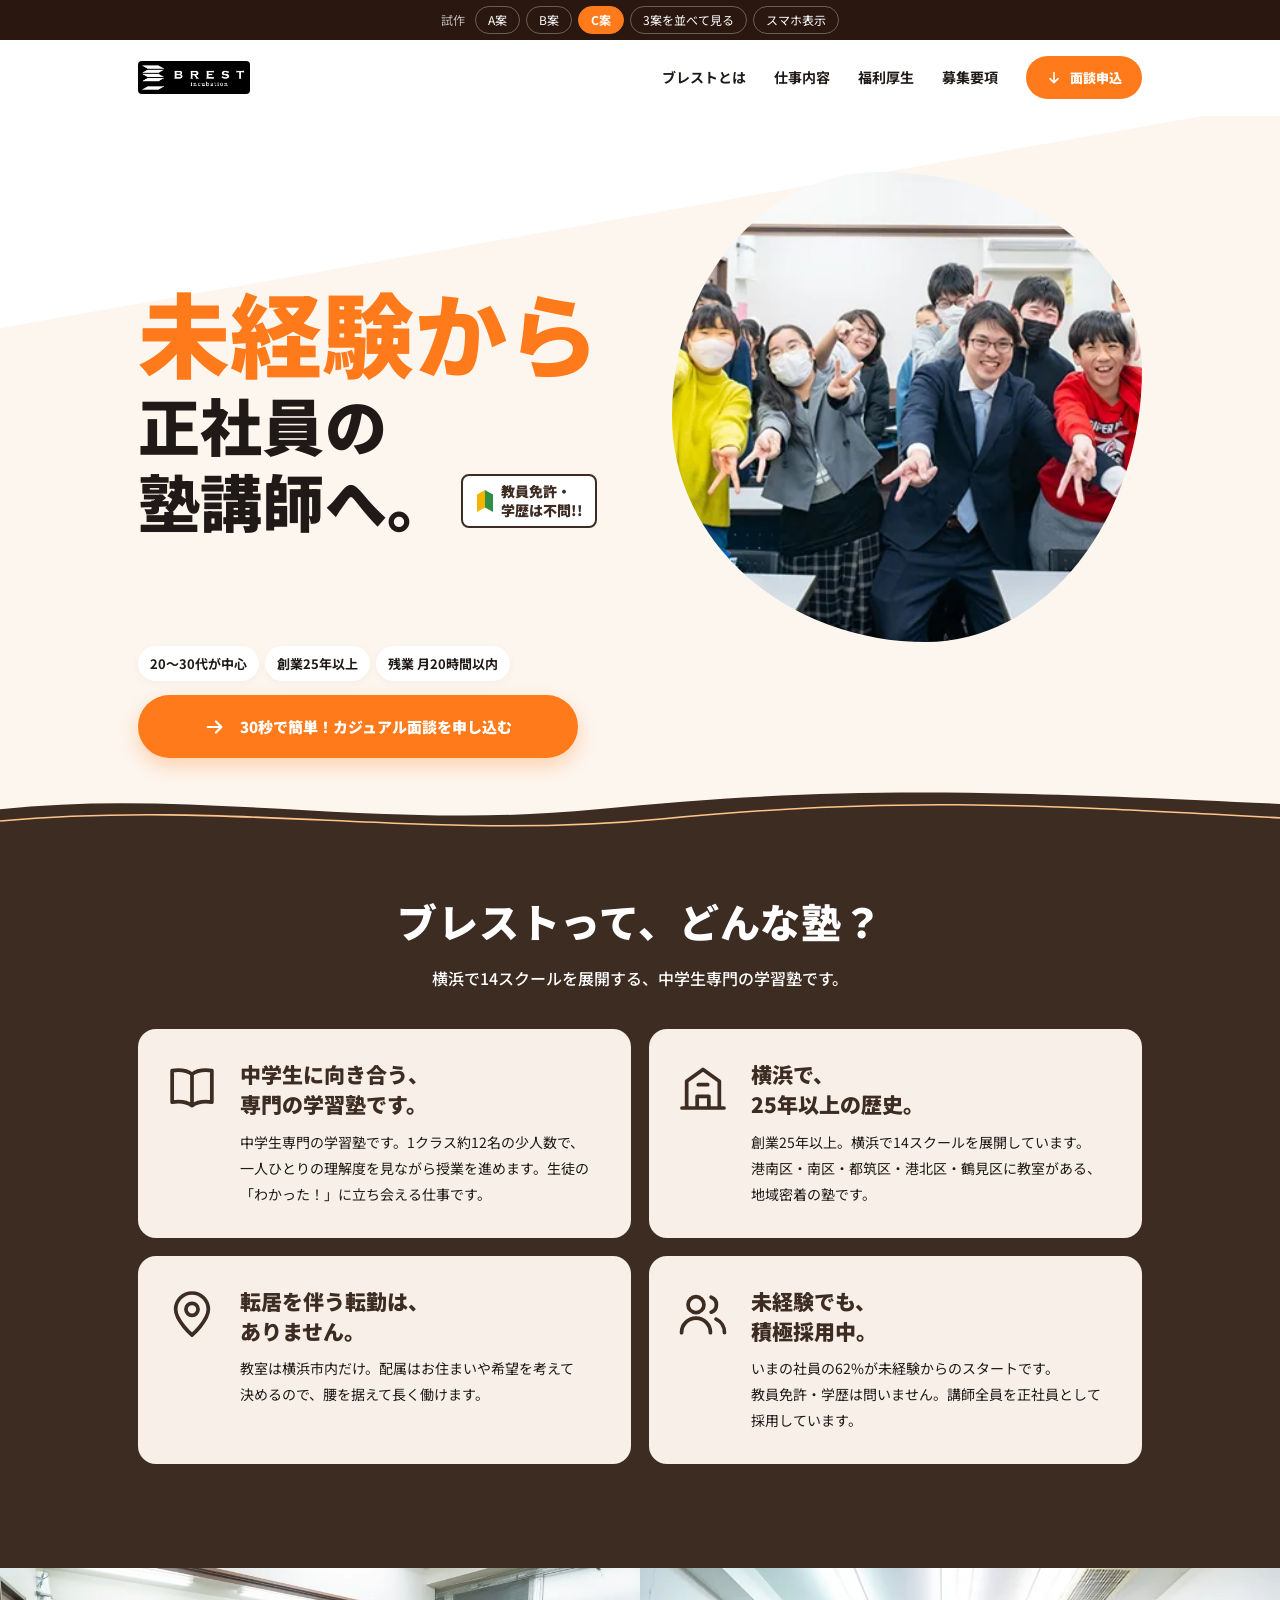
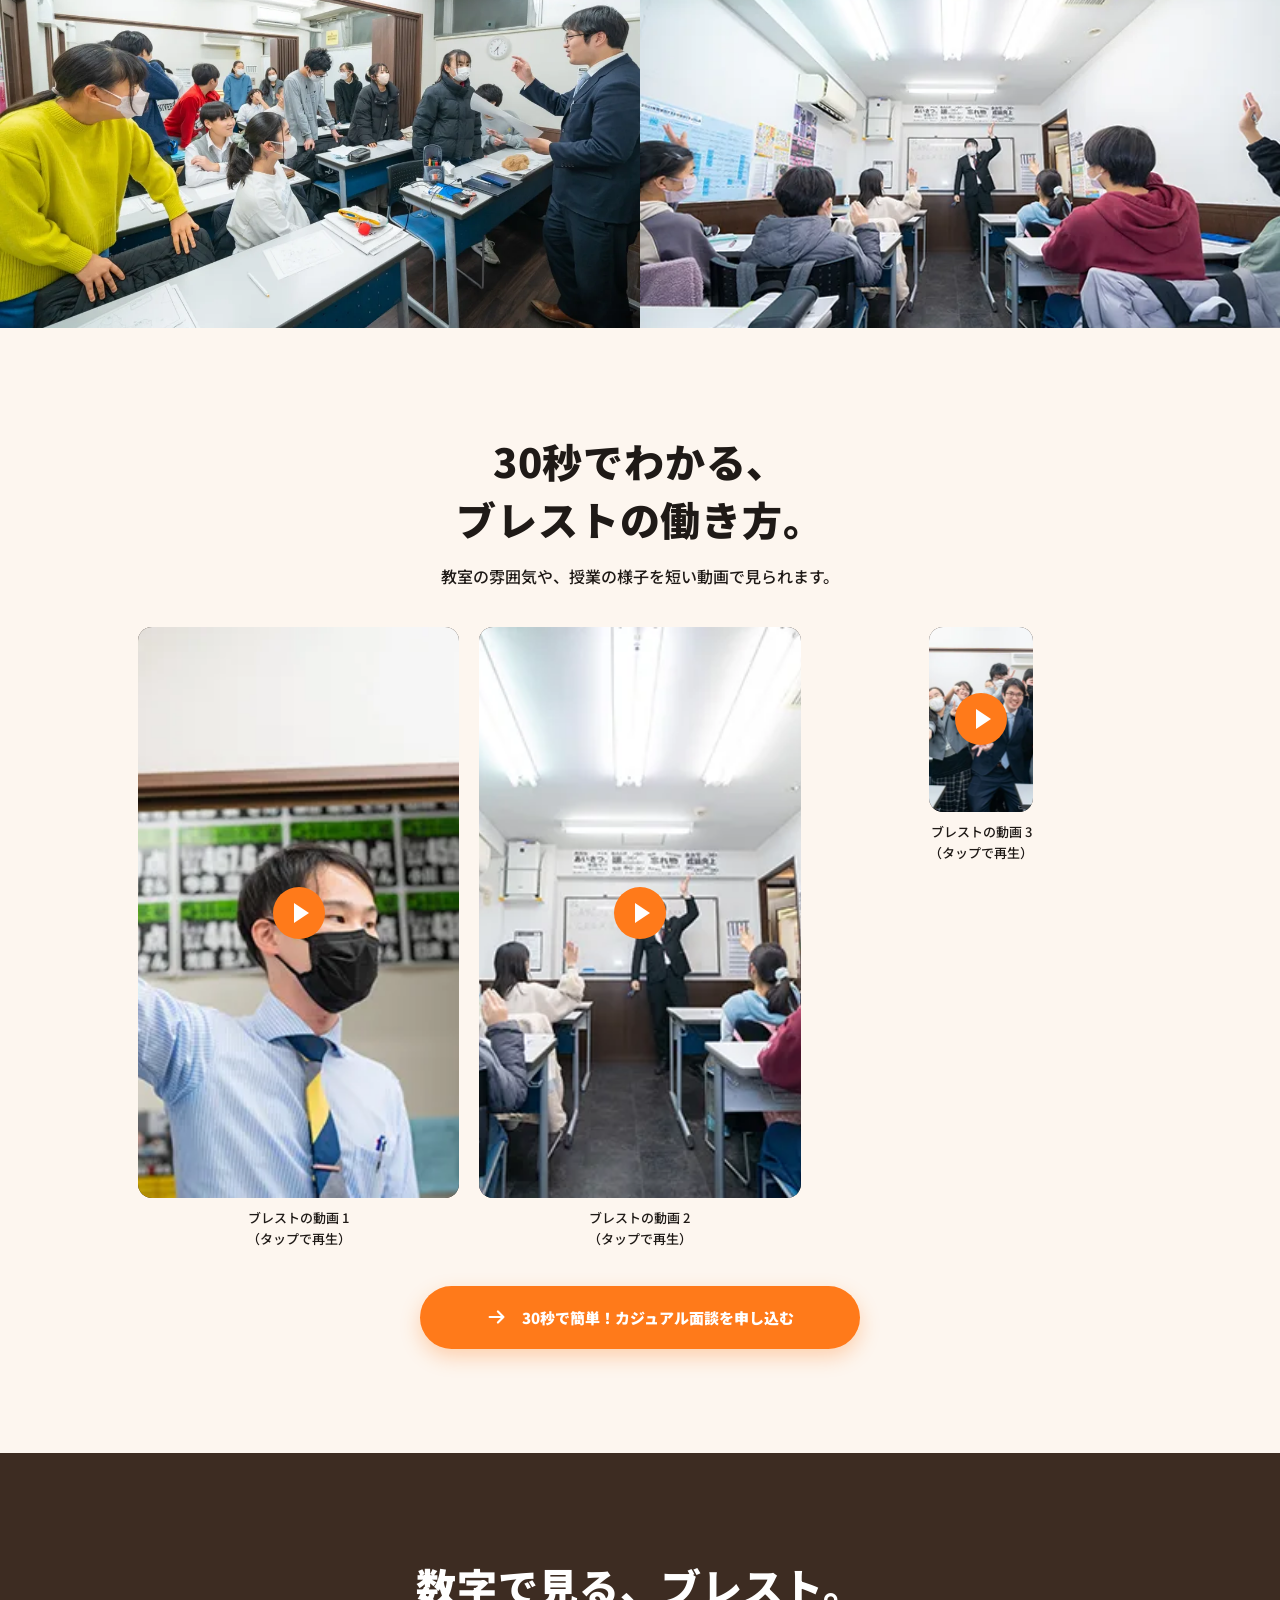
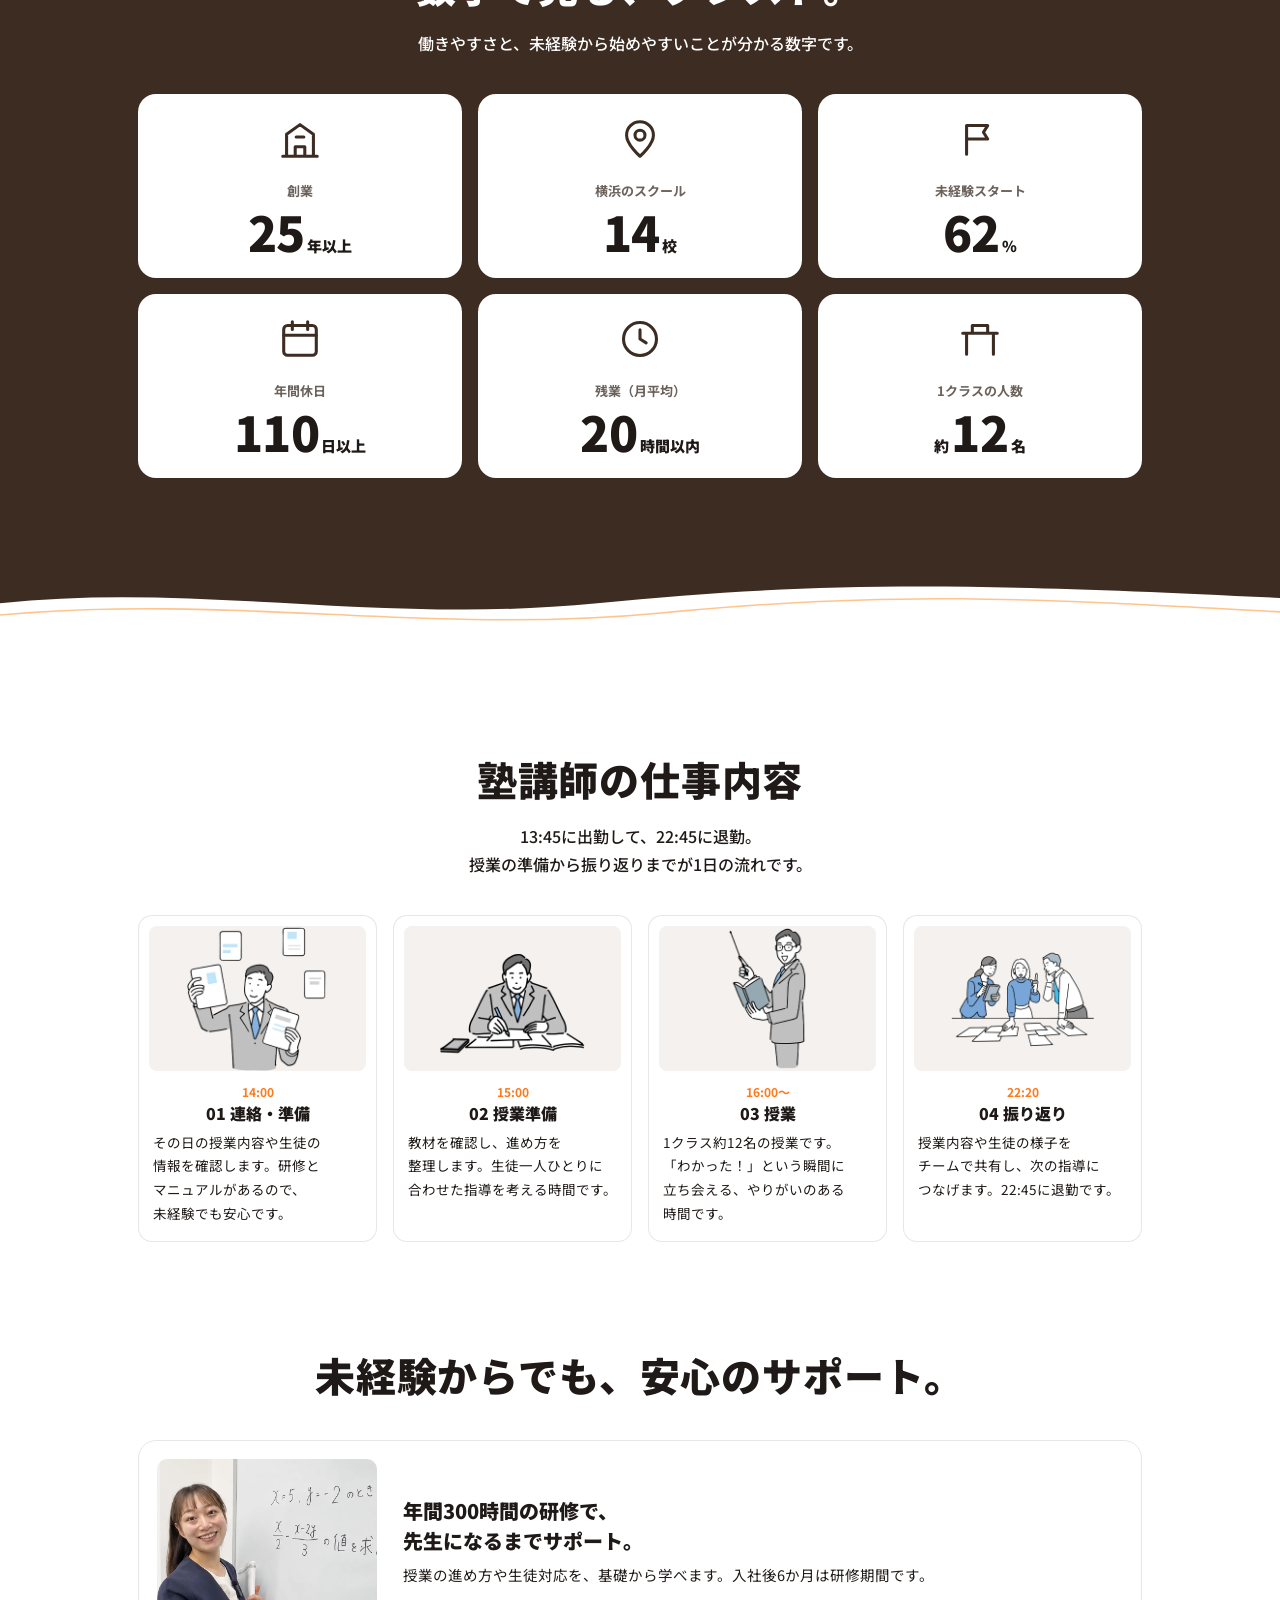
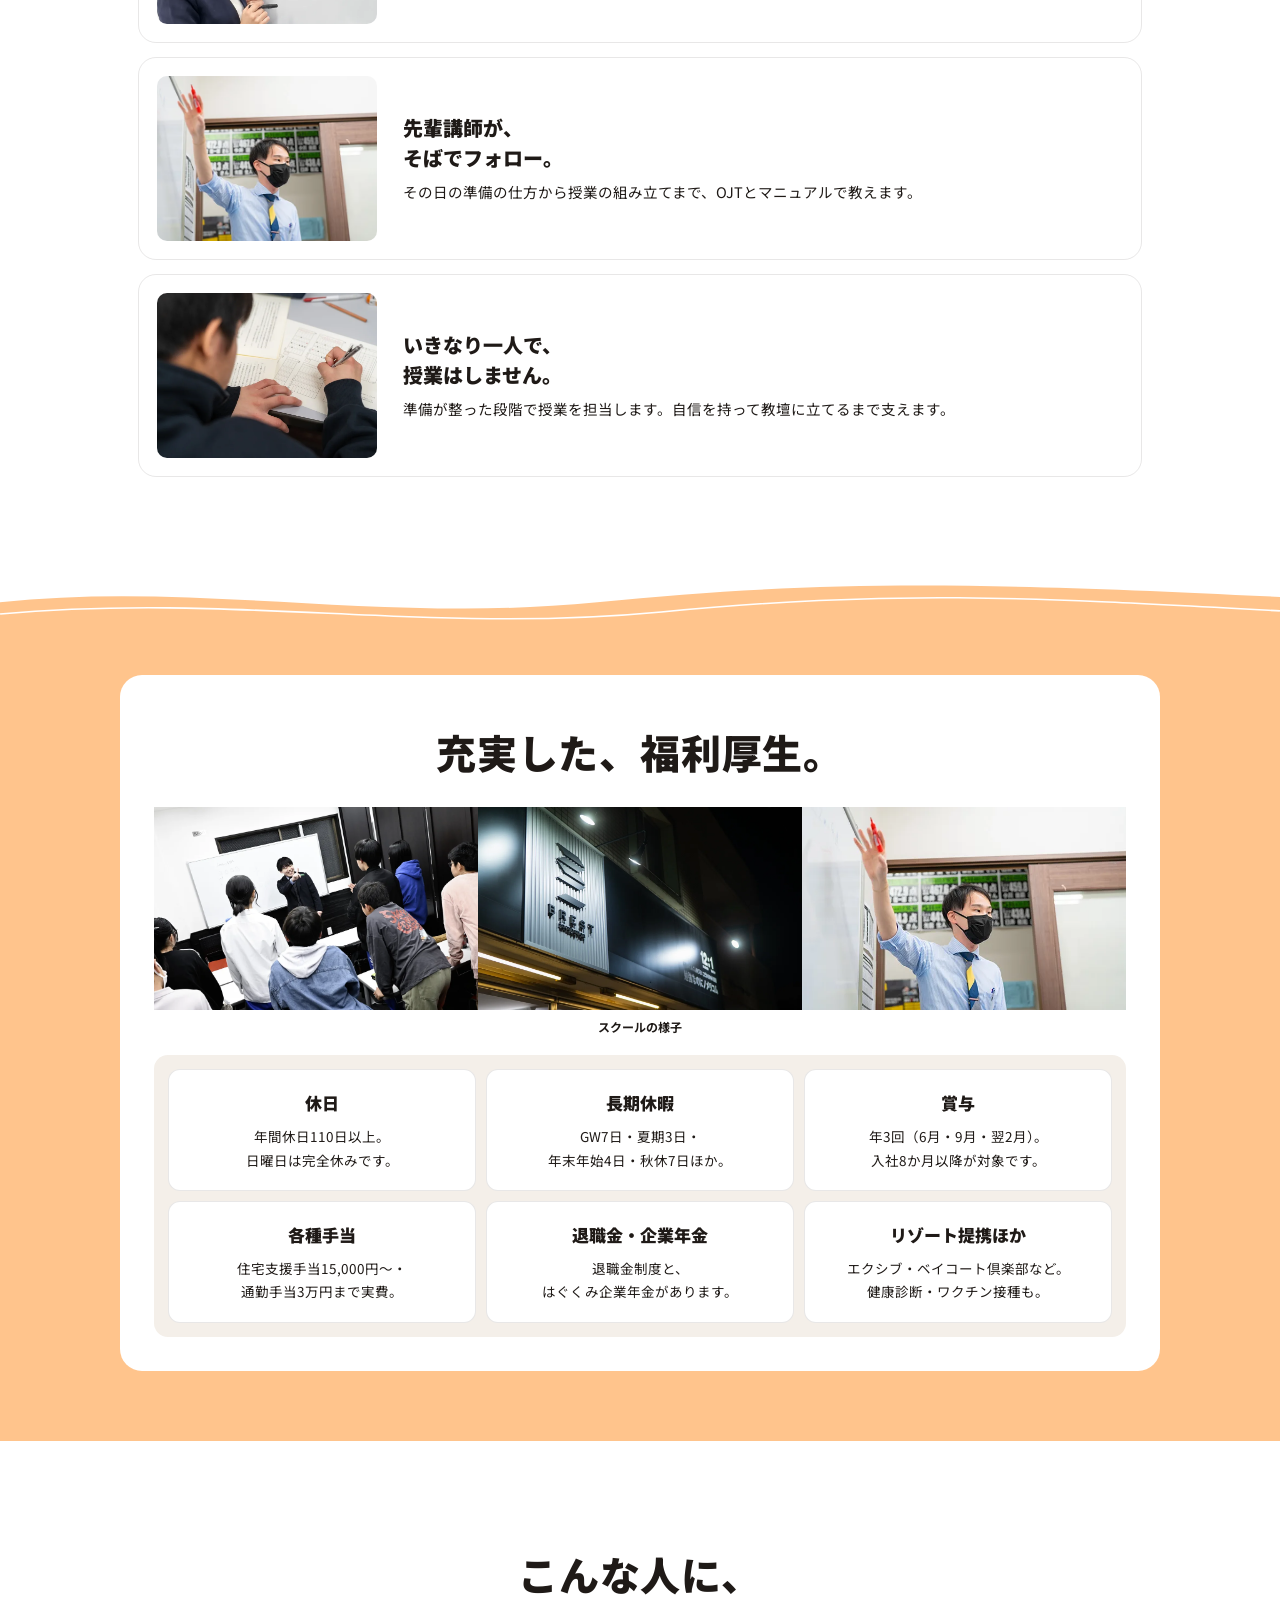
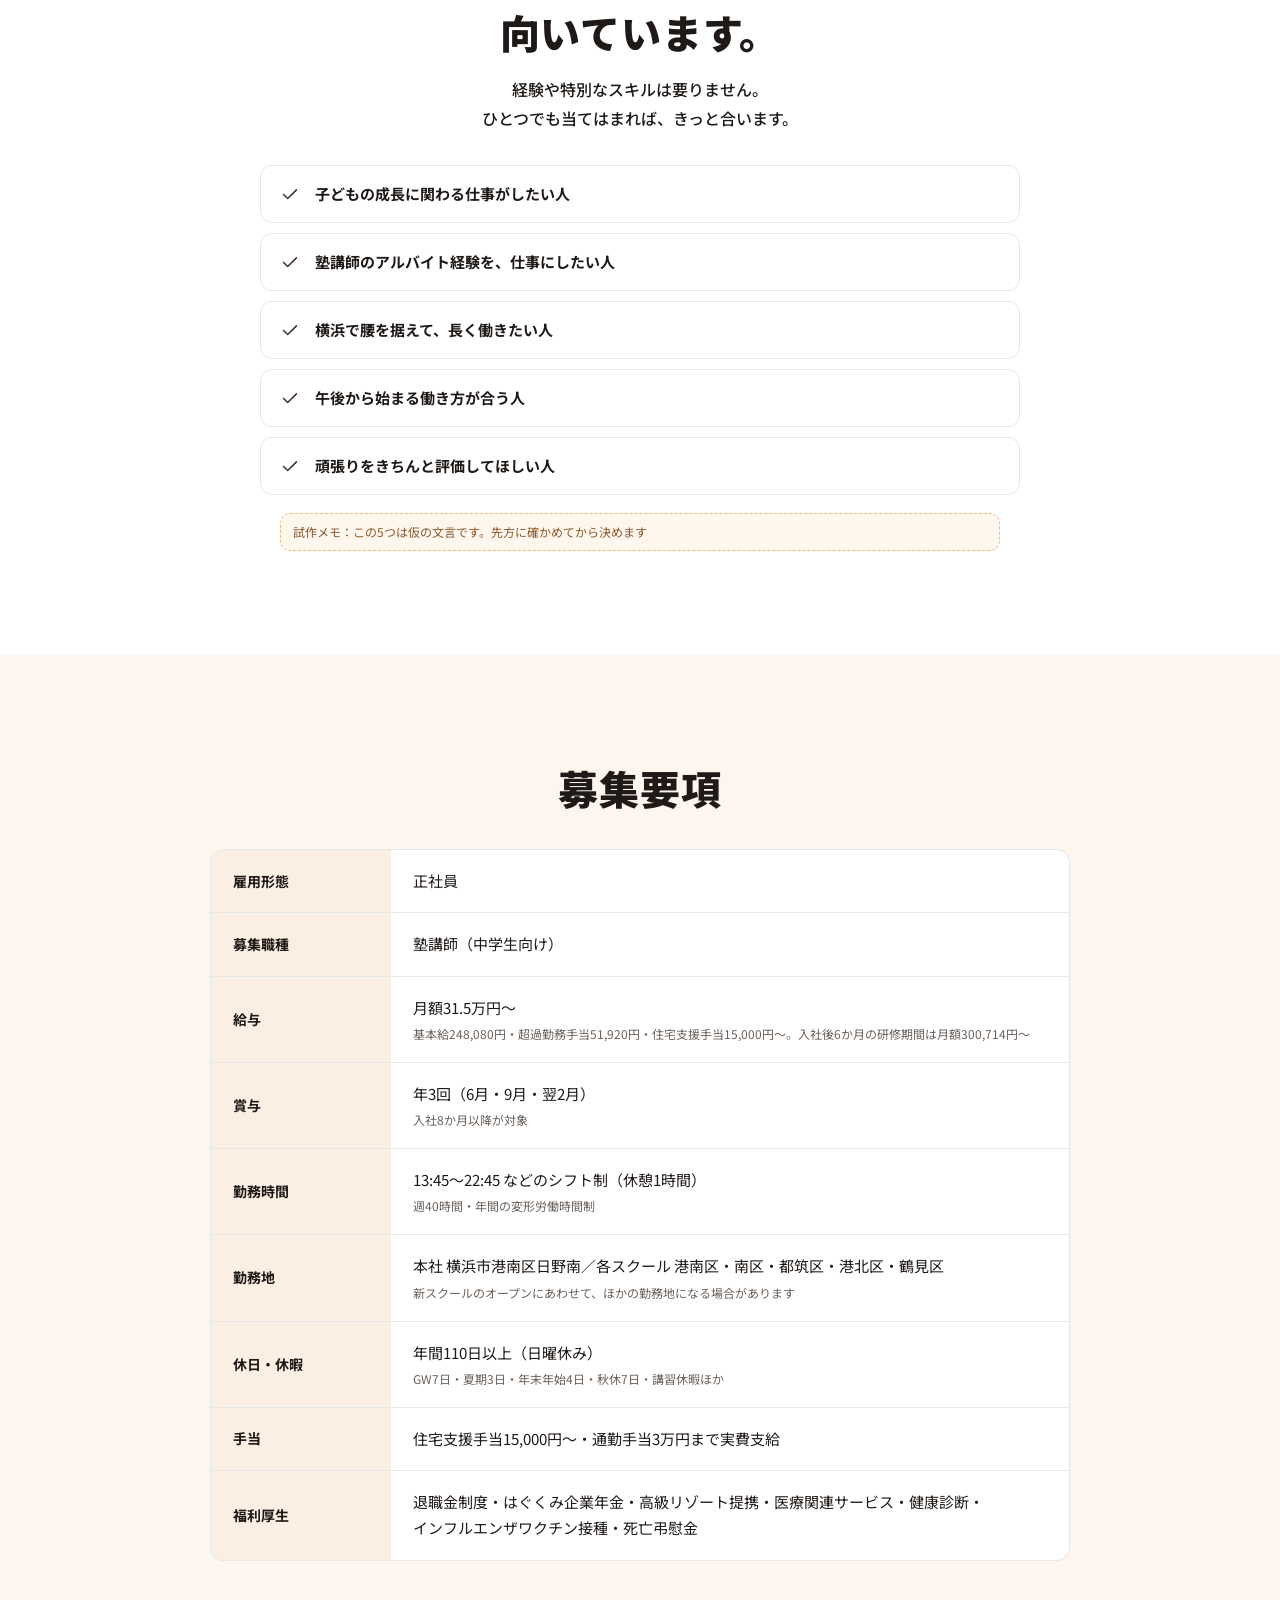
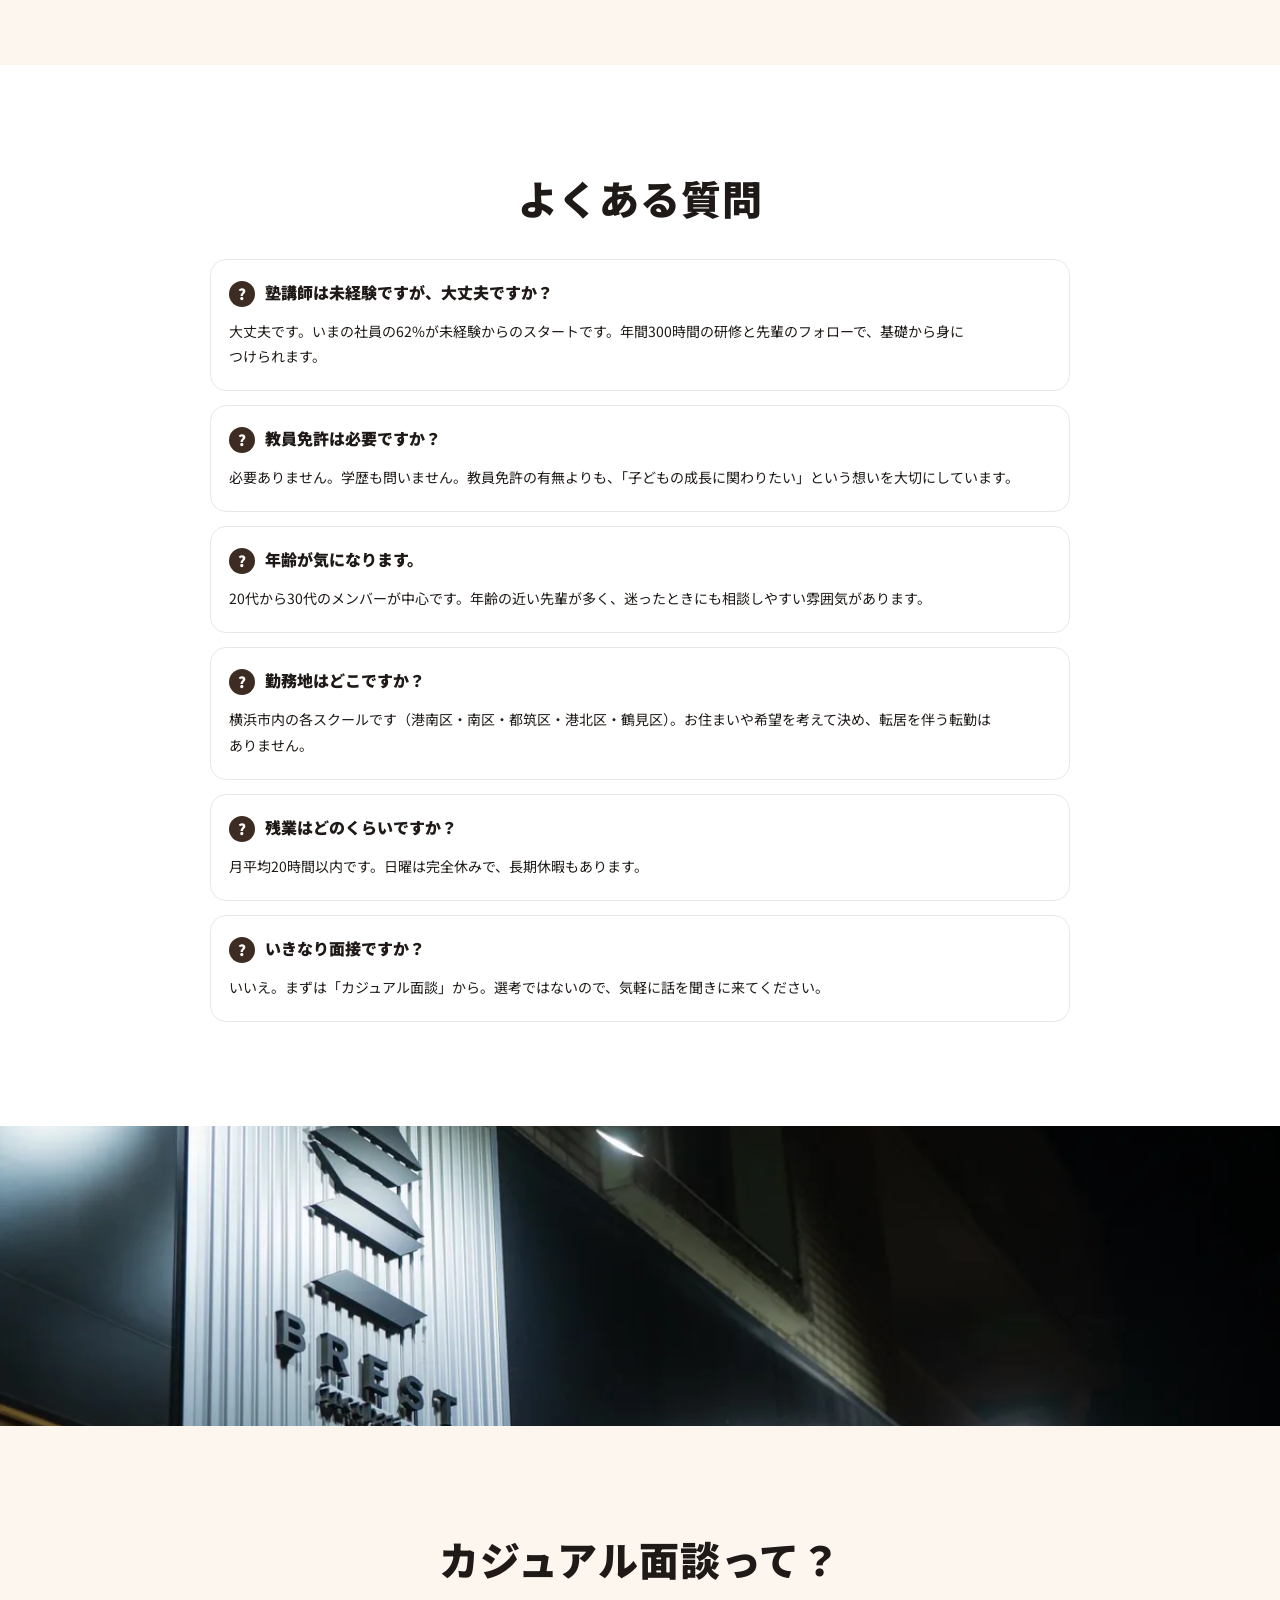
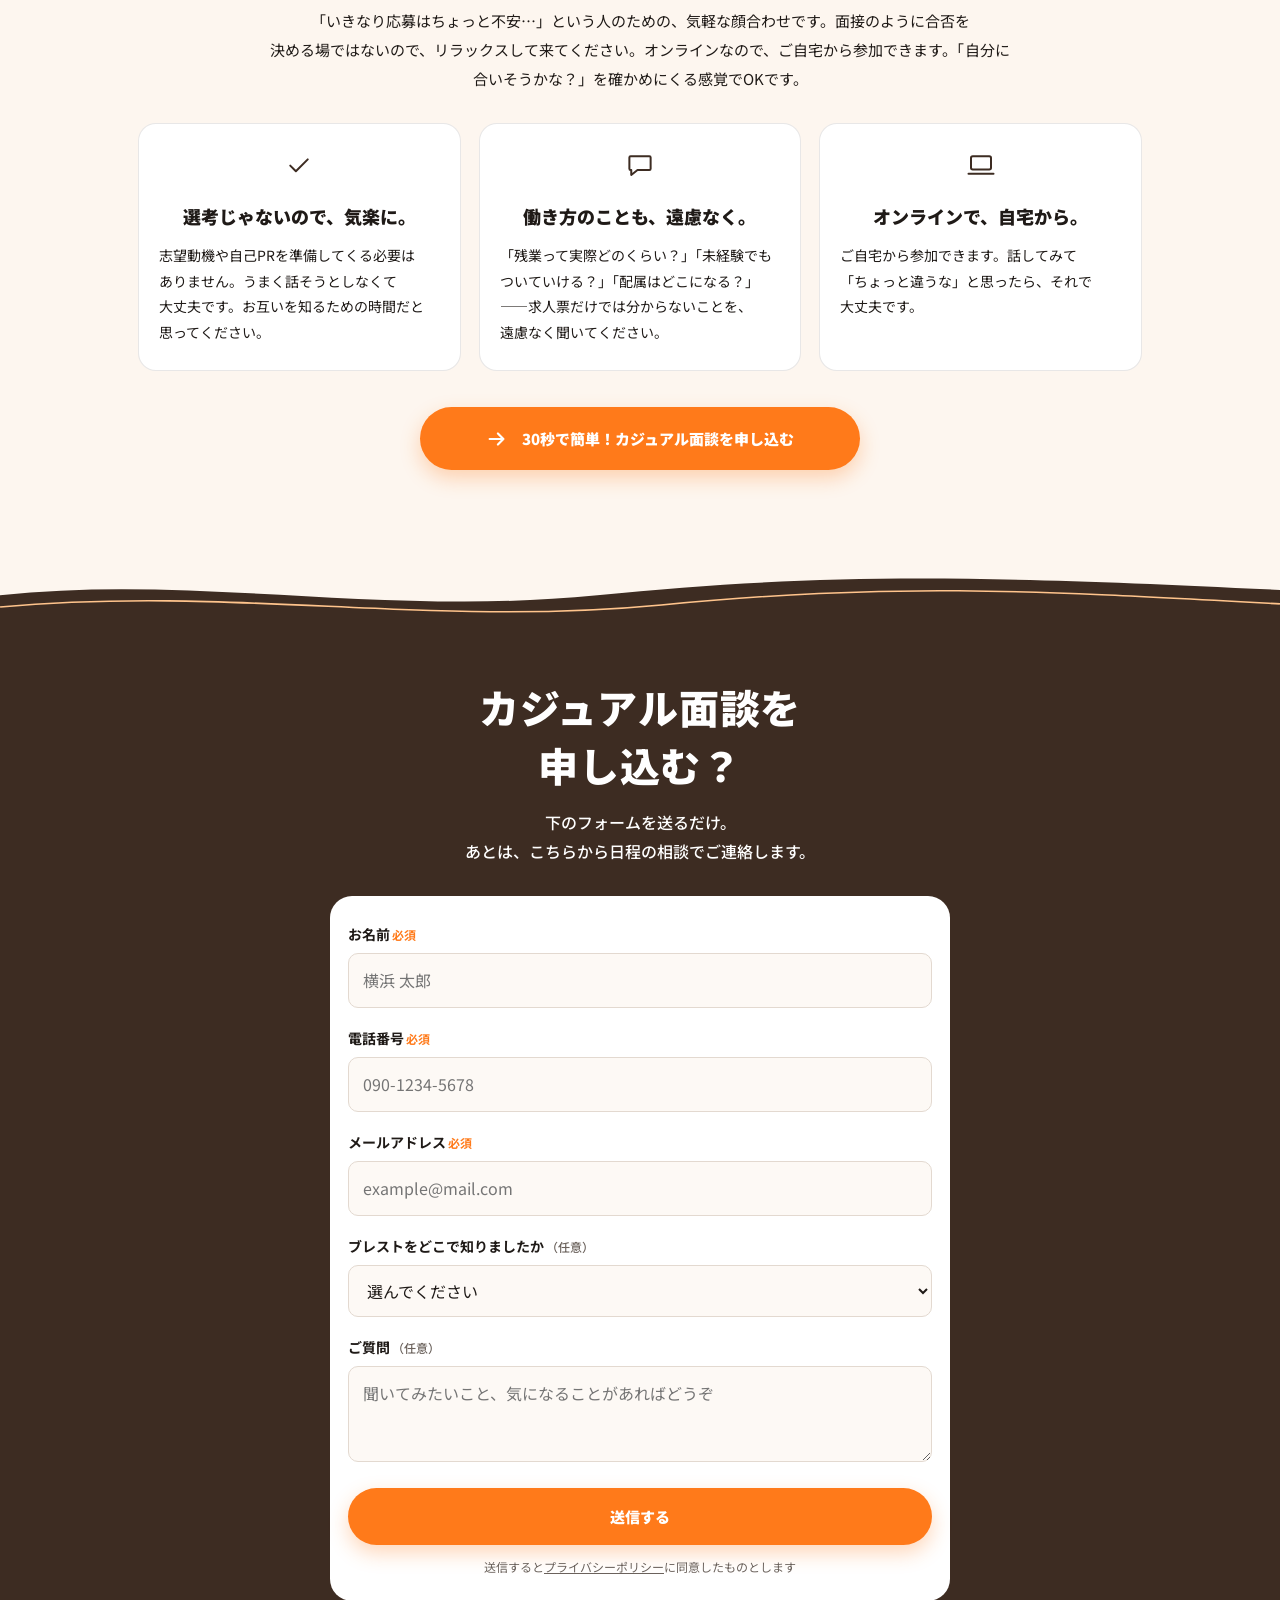
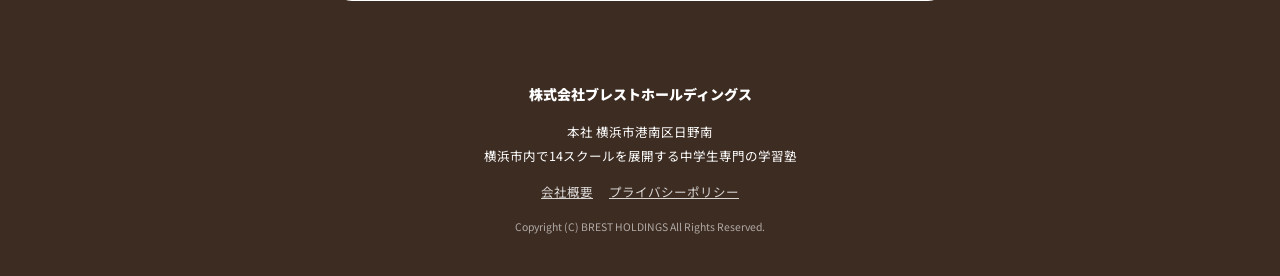
<file: c.html>
<!DOCTYPE html>
<html lang="ja">
<head>
  <meta charset="UTF-8">
  <meta name="viewport" content="width=device-width, initial-scale=1.0">
  <meta name="robots" content="noindex, nofollow">
  <title>【試作C】横浜で、未経験から正社員の塾講師へ｜学習塾ブレスト</title>
  <link rel="icon" href="assets/images/brand/favicon.png">
  <link rel="preconnect" href="https://fonts.googleapis.com">
  <link rel="preconnect" href="https://fonts.gstatic.com" crossorigin>
  <link rel="stylesheet" href="https://fonts.googleapis.com/css2?family=Noto+Sans+JP:wght@400;500;700;900&display=swap">
  <link rel="stylesheet" href="assets/css/c-toa.css">
</head>
<body id="top">
  <div class="proto-bar"><span class="proto-bar__label">試作</span><a href="a.html">A案</a><a href="b.html">B案</a><a href="c.html" class="is-current">C案</a><a href="index.html">3案を並べて見る</a><a class="proto-bar__phone" href="phone.html?p=c">スマホ表示</a></div>

  <header class="header">
    <div class="wrap header__inner">
      <a class="header__logo" href="#top"><img src="assets/images/brand/logo.png" alt="BREST" width="160" height="48"></a>
      <nav class="header__nav"><a href="#about">ブレストとは</a><a href="#work">仕事内容</a><a href="#benefits">福利厚生</a><a href="#req">募集要項</a></nav>
      <a class="btn header__btn" href="#entry"><svg class="btn__arrow" viewBox="0 0 24 24" fill="none" stroke="currentColor" stroke-width="2.4" stroke-linecap="round" stroke-linejoin="round" aria-hidden="true"><path d="M12 4v15M6 13l6 6 6-6"/></svg>面談申込</a>
    </div>
  </header>

  <main>
    <section class="mv">
      <div class="wrap mv__grid">
        <div class="mv__text">
          <h1 class="mv__catch">
            <span class="mv__line1">未経験から</span>
            <span class="mv__line2">正社員の</span>
            <span class="mv__line3">塾講師へ。<span class="mv__badge"><svg viewBox="0 0 20 26" aria-hidden="true"><path d="M10 2 2 6.5V24l8-4.5z" fill="#f5b400"/><path d="M10 2l8 4.5V24l-8-4.5z" fill="#2f8f46"/></svg><span>教員免許・<br>学歴は不問!!</span></span></span>
          </h1>
        </div>
        <div class="mv__photo"><img src="assets/images/photos/culture-01.webp" alt="講師と生徒たちの集合写真" fetchpriority="high"></div>
      </div>
      <div class="wrap">
        <div class="mv__chips"><span class="mv__chip">20〜30代が中心</span><span class="mv__chip">創業25年以上</span><span class="mv__chip">残業 月20時間以内</span></div>
        <div class="cta"><a href="#entry" class="btn"><svg class="btn__arrow" viewBox="0 0 24 24" fill="none" stroke="currentColor" stroke-width="2.4" stroke-linecap="round" stroke-linejoin="round" aria-hidden="true"><path d="M4 12h15M13 6l6 6-6 6"/></svg><span>30秒で簡単！カジュアル面談を申し込む</span></a></div>
      </div>
      <svg class="wave" viewBox="0 0 1200 120" preserveAspectRatio="none" style="background:transparent;height:64px"><g><path d="M0 40 C 180 0, 360 80, 560 40 S 900 0, 1200 30 L1200 120 L0 120 Z" fill="var(--c-main)"/><path d="M0 62 C 220 22, 400 100, 620 58 S 960 30, 1200 56" fill="none" stroke="#ffc48c" stroke-width="3"/></g></svg>
    </section>

    <section class="sec about" id="about">
      <div class="wrap">
        <h2 class="sec-title">ブレストって、<br class="sp">どんな塾？</h2>
        <p class="sec-lead">横浜で14スクールを展開する、<br class="sp">中学生専門の学習塾です。</p>
        <div class="about__list">
        <article class="about-card">
          <svg class="about-card__icon" viewBox="0 0 24 24" fill="none" stroke="currentColor" stroke-width="1.6" stroke-linecap="round" stroke-linejoin="round" aria-hidden="true"><path d="M12 6.5C10 5 7 4.5 3.5 5v13.5C7 18 10 18.5 12 20c2-1.5 5-2 8.5-1.5V5C17 4.5 14 5 12 6.5zM12 6.5V20"/></svg>
          <div><h3 class="about-card__title">中学生に向き合う、<br>専門の学習塾です。</h3><p class="about-card__text">中学生専門の学習塾です。1クラス約12名の少人数で、一人ひとりの理解度を見ながら授業を進めます。生徒の「わかった！」に立ち会える仕事です。</p></div>
        </article>
        <article class="about-card">
          <svg class="about-card__icon" viewBox="0 0 24 24" fill="none" stroke="currentColor" stroke-width="1.6" stroke-linecap="round" stroke-linejoin="round" aria-hidden="true"><path d="M3 21h18M5 21V9.5l7-5 7 5V21M9.5 21v-5h5v5M10 11h4"/></svg>
          <div><h3 class="about-card__title">横浜で、<br>25年以上の歴史。</h3><p class="about-card__text">創業25年以上。横浜で14スクールを展開しています。港南区・南区・都筑区・港北区・鶴見区に教室がある、地域密着の塾です。</p></div>
        </article>
        <article class="about-card">
          <svg class="about-card__icon" viewBox="0 0 24 24" fill="none" stroke="currentColor" stroke-width="1.6" stroke-linecap="round" stroke-linejoin="round" aria-hidden="true"><path d="M12 21s-7-6.1-7-11a7 7 0 0 1 14 0c0 4.9-7 11-7 11z"/><circle cx="12" cy="10" r="2.6"/></svg>
          <div><h3 class="about-card__title">転居を伴う転勤は、<br>ありません。</h3><p class="about-card__text">教室は横浜市内だけ。配属はお住まいや希望を考えて決めるので、腰を据えて長く働けます。</p></div>
        </article>
        <article class="about-card">
          <svg class="about-card__icon" viewBox="0 0 24 24" fill="none" stroke="currentColor" stroke-width="1.6" stroke-linecap="round" stroke-linejoin="round" aria-hidden="true"><circle cx="9" cy="8" r="3.4"/><path d="M2.8 20a6.2 6.2 0 0 1 12.4 0"/><path d="M15.5 4.8a3.4 3.4 0 0 1 0 6.4M17.6 14.2A6.2 6.2 0 0 1 21.2 20"/></svg>
          <div><h3 class="about-card__title">未経験でも、<br>積極採用中。</h3><p class="about-card__text">いまの社員の62%が未経験からのスタートです。教員免許・学歴は問いません。講師全員を正社員として採用しています。</p></div>
        </article>
        </div>
      </div>
    </section>
    <div class="gallery"><img src="assets/images/photos/hero-g3-classroom.webp" alt="生徒でにぎわう教室" loading="lazy"><img src="assets/images/photos/culture-02.webp" alt="授業の様子" loading="lazy"></div>

    <section class="sec movie" id="movie">
      <div class="wrap">
        <h2 class="sec-title">30秒でわかる、<br>ブレストの働き方。</h2>
        <p class="sec-lead">教室の雰囲気や、<br class="sp">授業の様子を短い動画で見られます。</p>
        <div class="movie__grid">
        <div class="movie__item">
          <button class="movie-lazy__item" type="button" data-ig="https://www.instagram.com/p/DZPmYrovS02/" aria-label="動画1を再生">
            <img src="assets/images/photos/culture-03.webp" alt="" loading="lazy"><span class="movie-lazy__play"></span>
          </button>
          <p class="movie__cap">ブレストの動画 1<br>（タップで再生）</p>
        </div>
        <div class="movie__item">
          <button class="movie-lazy__item" type="button" data-ig="https://www.instagram.com/p/DZe8_MGPeMc/" aria-label="動画2を再生">
            <img src="assets/images/photos/culture-02.webp" alt="" loading="lazy"><span class="movie-lazy__play"></span>
          </button>
          <p class="movie__cap">ブレストの動画 2<br>（タップで再生）</p>
        </div>
        <div class="movie__item">
          <button class="movie-lazy__item" type="button" data-ig="https://www.instagram.com/p/DZkHwSNvzz7/" aria-label="動画3を再生">
            <img src="assets/images/photos/culture-01.webp" alt="" loading="lazy"><span class="movie-lazy__play"></span>
          </button>
          <p class="movie__cap">ブレストの動画 3<br>（タップで再生）</p>
        </div>
        </div>
        <div class="cta"><a href="#entry" class="btn"><svg class="btn__arrow" viewBox="0 0 24 24" fill="none" stroke="currentColor" stroke-width="2.4" stroke-linecap="round" stroke-linejoin="round" aria-hidden="true"><path d="M4 12h15M13 6l6 6-6 6"/></svg><span>30秒で簡単！カジュアル面談を申し込む</span></a></div>
      </div>
    </section>

    <section class="sec numbers" id="numbers">
      <div class="wrap">
        <h2 class="sec-title">数字で見る、<br class="sp">ブレスト。</h2>
        <p class="sec-lead">働きやすさと、<br class="sp">未経験から始めやすいことが分かる数字です。</p>
        <div class="numbers__grid">
        <div class="num">
          <svg class="num__icon" viewBox="0 0 24 24" fill="none" stroke="currentColor" stroke-width="1.6" stroke-linecap="round" stroke-linejoin="round" aria-hidden="true"><path d="M3 21h18M5 21V9.5l7-5 7 5V21M9.5 21v-5h5v5M10 11h4"/></svg>
          <p class="num__label">創業</p>
          <p class="num__value"><span class="num__big">25</span><span class="num__unit">年以上</span></p>
        </div>
        <div class="num">
          <svg class="num__icon" viewBox="0 0 24 24" fill="none" stroke="currentColor" stroke-width="1.6" stroke-linecap="round" stroke-linejoin="round" aria-hidden="true"><path d="M12 21s-7-6.1-7-11a7 7 0 0 1 14 0c0 4.9-7 11-7 11z"/><circle cx="12" cy="10" r="2.6"/></svg>
          <p class="num__label">横浜のスクール</p>
          <p class="num__value"><span class="num__big">14</span><span class="num__unit">校</span></p>
        </div>
        <div class="num">
          <svg class="num__icon" viewBox="0 0 24 24" fill="none" stroke="currentColor" stroke-width="1.6" stroke-linecap="round" stroke-linejoin="round" aria-hidden="true"><path d="M5 20V5M5 5h11l-2.2 3.5L16 12H5"/></svg>
          <p class="num__label">未経験スタート</p>
          <p class="num__value"><span class="num__big">62</span><span class="num__unit">%</span></p>
        </div>
        <div class="num">
          <svg class="num__icon" viewBox="0 0 24 24" fill="none" stroke="currentColor" stroke-width="1.6" stroke-linecap="round" stroke-linejoin="round" aria-hidden="true"><rect x="3.5" y="5" width="17" height="15.5" rx="2"/><path d="M3.5 10h17M8 3v4M16 3v4"/></svg>
          <p class="num__label">年間休日</p>
          <p class="num__value"><span class="num__big">110</span><span class="num__unit">日以上</span></p>
        </div>
        <div class="num">
          <svg class="num__icon" viewBox="0 0 24 24" fill="none" stroke="currentColor" stroke-width="1.6" stroke-linecap="round" stroke-linejoin="round" aria-hidden="true"><circle cx="12" cy="12" r="8.6"/><path d="M12 7.2V12l3.2 2"/></svg>
          <p class="num__label">残業（月平均）</p>
          <p class="num__value"><span class="num__big">20</span><span class="num__unit">時間以内</span></p>
        </div>
        <div class="num">
          <svg class="num__icon" viewBox="0 0 24 24" fill="none" stroke="currentColor" stroke-width="1.6" stroke-linecap="round" stroke-linejoin="round" aria-hidden="true"><path d="M3 9h18M5 9v11M19 9v11M8 9V5h8v4"/></svg>
          <p class="num__label">1クラスの人数</p>
          <p class="num__value"><span class="num__pre">約</span><span class="num__big">12</span><span class="num__unit">名</span></p>
        </div>
        </div>
      </div>
    </section>
    <svg class="wave" viewBox="0 0 1200 120" preserveAspectRatio="none" style="background:var(--c-main);height:64px"><g><path d="M0 40 C 180 0, 360 80, 560 40 S 900 0, 1200 30 L1200 120 L0 120 Z" fill="#fff"/><path d="M0 62 C 220 22, 400 100, 620 58 S 960 30, 1200 56" fill="none" stroke="#ffc48c" stroke-width="3"/></g></svg>

    <section class="sec work" id="work">
      <div class="wrap">
        <h2 class="sec-title">塾講師の仕事内容</h2>
        <p class="sec-lead">13:45に出勤して、22:45に退勤。<br>授業の準備から振り返りまでが1日の流れです。</p>
        <div class="work__grid">
        <article class="work-card">
          <div class="work-card__img"><img src="assets/images/photos/day-02.webp" alt="" loading="lazy"></div>
          <h3 class="work-card__title"><span class="work-card__time">14:00</span>01 連絡・準備</h3>
          <p class="work-card__text">その日の授業内容や生徒の情報を確認します。研修とマニュアルがあるので、未経験でも安心です。</p>
        </article>
        <article class="work-card">
          <div class="work-card__img"><img src="assets/images/photos/day-03.webp" alt="" loading="lazy"></div>
          <h3 class="work-card__title"><span class="work-card__time">15:00</span>02 授業準備</h3>
          <p class="work-card__text">教材を確認し、進め方を整理します。生徒一人ひとりに合わせた指導を考える時間です。</p>
        </article>
        <article class="work-card">
          <div class="work-card__img"><img src="assets/images/photos/day-04.webp" alt="" loading="lazy"></div>
          <h3 class="work-card__title"><span class="work-card__time">16:00〜</span>03 授業</h3>
          <p class="work-card__text">1クラス約12名の授業です。「わかった！」という瞬間に立ち会える、やりがいのある時間です。</p>
        </article>
        <article class="work-card">
          <div class="work-card__img"><img src="assets/images/photos/day-05.webp" alt="" loading="lazy"></div>
          <h3 class="work-card__title"><span class="work-card__time">22:20</span>04 振り返り</h3>
          <p class="work-card__text">授業内容や生徒の様子をチームで共有し、次の指導につなげます。22:45に退勤です。</p>
        </article>
        </div>
      </div>
    </section>

    <section class="sec support" id="support">
      <div class="wrap">
        <h2 class="sec-title">未経験からでも、<br class="sp">安心のサポート。</h2>
        <div class="support__list">
        <article class="support-row">
          <div class="support-row__img"><img src="assets/images/photos/hero-g2-teacher-woman.webp" alt="" loading="lazy"></div>
          <div><h3 class="support-row__title">年間300時間の研修で、<br>先生になるまでサポート。</h3><p class="support-row__text">授業の進め方や生徒対応を、基礎から学べます。入社後6か月は研修期間です。</p></div>
        </article>
        <article class="support-row">
          <div class="support-row__img"><img src="assets/images/photos/culture-03.webp" alt="" loading="lazy"></div>
          <div><h3 class="support-row__title">先輩講師が、<br>そばでフォロー。</h3><p class="support-row__text">その日の準備の仕方から授業の組み立てまで、OJTとマニュアルで教えます。</p></div>
        </article>
        <article class="support-row">
          <div class="support-row__img"><img src="assets/images/photos/hero-g4-interview.webp" alt="" loading="lazy"></div>
          <div><h3 class="support-row__title">いきなり一人で、<br>授業はしません。</h3><p class="support-row__text">準備が整った段階で授業を担当します。自信を持って教壇に立てるまで支えます。</p></div>
        </article>
        </div>
      </div>
    </section>

    <section class="benefits" id="benefits">
      <svg class="wave" viewBox="0 0 1200 120" preserveAspectRatio="none" style="background:#fff;height:64px"><g><path d="M0 40 C 180 0, 360 80, 560 40 S 900 0, 1200 30 L1200 120 L0 120 Z" fill="var(--c-sub)"/><path d="M0 62 C 220 22, 400 100, 620 58 S 960 30, 1200 56" fill="none" stroke="#fff" stroke-width="3"/></g></svg>
      <div class="wrap benefits__inner">
        <div class="benefits__card">
          <h2 class="sec-title">充実した、福利厚生。</h2>
          <div class="benefits__photos"><img src="assets/images/photos/hero-g1-raise-hand.webp" alt="" loading="lazy"><img src="assets/images/photos/culture-04.webp" alt="" loading="lazy"><img src="assets/images/photos/culture-03.webp" alt="" loading="lazy"></div>
          <p class="benefits__cap">スクールの様子</p>
          <div class="benefits__list">
          <div class="benefit"><p class="benefit__title">休日</p><p class="benefit__text">年間休日110日以上。<br>日曜日は完全休みです。</p></div>
          <div class="benefit"><p class="benefit__title">長期休暇</p><p class="benefit__text">GW7日・夏期3日・<br>年末年始4日・秋休7日ほか。</p></div>
          <div class="benefit"><p class="benefit__title">賞与</p><p class="benefit__text">年3回（6月・9月・翌2月）。<br>入社8か月以降が対象です。</p></div>
          <div class="benefit"><p class="benefit__title">各種手当</p><p class="benefit__text">住宅支援手当15,000円〜・<br>通勤手当3万円まで実費。</p></div>
          <div class="benefit"><p class="benefit__title">退職金・企業年金</p><p class="benefit__text">退職金制度と、<br>はぐくみ企業年金があります。</p></div>
          <div class="benefit"><p class="benefit__title">リゾート提携ほか</p><p class="benefit__text">エクシブ・ベイコート倶楽部など。<br>健康診断・ワクチン接種も。</p></div>
          </div>
        </div>
      </div>
    </section>

    <section class="sec fit" id="fit">
      <div class="wrap">
        <h2 class="sec-title">こんな人に、<br>向いています。</h2>
        <p class="sec-lead">経験や特別なスキルは要りません。<br>ひとつでも当てはまれば、きっと合います。</p>
        <ul class="fit__list">
        <li class="fit__item"><svg class="" viewBox="0 0 24 24" fill="none" stroke="currentColor" stroke-width="1.6" stroke-linecap="round" stroke-linejoin="round" aria-hidden="true"><path d="M5 12.5l4.5 4.5L19 7.5"/></svg>子どもの成長に関わる仕事がしたい人</li>
        <li class="fit__item"><svg class="" viewBox="0 0 24 24" fill="none" stroke="currentColor" stroke-width="1.6" stroke-linecap="round" stroke-linejoin="round" aria-hidden="true"><path d="M5 12.5l4.5 4.5L19 7.5"/></svg>塾講師のアルバイト経験を、仕事にしたい人</li>
        <li class="fit__item"><svg class="" viewBox="0 0 24 24" fill="none" stroke="currentColor" stroke-width="1.6" stroke-linecap="round" stroke-linejoin="round" aria-hidden="true"><path d="M5 12.5l4.5 4.5L19 7.5"/></svg>横浜で腰を据えて、長く働きたい人</li>
        <li class="fit__item"><svg class="" viewBox="0 0 24 24" fill="none" stroke="currentColor" stroke-width="1.6" stroke-linecap="round" stroke-linejoin="round" aria-hidden="true"><path d="M5 12.5l4.5 4.5L19 7.5"/></svg>午後から始まる働き方が合う人</li>
        <li class="fit__item"><svg class="" viewBox="0 0 24 24" fill="none" stroke="currentColor" stroke-width="1.6" stroke-linecap="round" stroke-linejoin="round" aria-hidden="true"><path d="M5 12.5l4.5 4.5L19 7.5"/></svg>頑張りをきちんと評価してほしい人</li>
        </ul>
        <p class="proto-note">試作メモ：この5つは仮の文言です。先方に確かめてから決めます</p>
      </div>
    </section>

    <section class="sec req" id="req">
      <div class="wrap">
        <h2 class="sec-title">募集要項</h2>
        <dl class="req__table">
        <div class="req__row"><dt>雇用形態</dt><dd>正社員</dd></div>
        <div class="req__row"><dt>募集職種</dt><dd>塾講師（中学生向け）</dd></div>
        <div class="req__row"><dt>給与</dt><dd>月額31.5万円〜<small>基本給248,080円・超過勤務手当51,920円・住宅支援手当15,000円〜。入社後6か月の研修期間は月額300,714円〜</small></dd></div>
        <div class="req__row"><dt>賞与</dt><dd>年3回（6月・9月・翌2月）<small>入社8か月以降が対象</small></dd></div>
        <div class="req__row"><dt>勤務時間</dt><dd>13:45〜22:45 などのシフト制（休憩1時間）<small>週40時間・年間の変形労働時間制</small></dd></div>
        <div class="req__row"><dt>勤務地</dt><dd>本社 横浜市港南区日野南／各スクール 港南区・南区・都筑区・港北区・鶴見区<small>新スクールのオープンにあわせて、ほかの勤務地になる場合があります</small></dd></div>
        <div class="req__row"><dt>休日・休暇</dt><dd>年間110日以上（日曜休み）<small>GW7日・夏期3日・年末年始4日・秋休7日・講習休暇ほか</small></dd></div>
        <div class="req__row"><dt>手当</dt><dd>住宅支援手当15,000円〜・通勤手当3万円まで実費支給</dd></div>
        <div class="req__row"><dt>福利厚生</dt><dd>退職金制度・はぐくみ企業年金・高級リゾート提携・医療関連サービス・健康診断・インフルエンザワクチン接種・死亡弔慰金</dd></div>
        </dl>
      </div>
    </section>

    <section class="sec faq" id="faq">
      <div class="wrap">
        <h2 class="sec-title">よくある質問</h2>
        <div class="faq__list">
        <div class="faq-item"><p class="faq-item__q"><span class="faq-item__mark">?</span>塾講師は未経験ですが、大丈夫ですか？</p><p class="faq-item__a">大丈夫です。いまの社員の62%が未経験からのスタートです。年間300時間の研修と先輩のフォローで、基礎から身につけられます。</p></div>
        <div class="faq-item"><p class="faq-item__q"><span class="faq-item__mark">?</span>教員免許は必要ですか？</p><p class="faq-item__a">必要ありません。学歴も問いません。教員免許の有無よりも、「子どもの成長に関わりたい」という想いを大切にしています。</p></div>
        <div class="faq-item"><p class="faq-item__q"><span class="faq-item__mark">?</span>年齢が気になります。</p><p class="faq-item__a">20代から30代のメンバーが中心です。年齢の近い先輩が多く、迷ったときにも相談しやすい雰囲気があります。</p></div>
        <div class="faq-item"><p class="faq-item__q"><span class="faq-item__mark">?</span>勤務地はどこですか？</p><p class="faq-item__a">横浜市内の各スクールです（港南区・南区・都筑区・港北区・鶴見区）。お住まいや希望を考えて決め、転居を伴う転勤はありません。</p></div>
        <div class="faq-item"><p class="faq-item__q"><span class="faq-item__mark">?</span>残業はどのくらいですか？</p><p class="faq-item__a">月平均20時間以内です。日曜は完全休みで、長期休暇もあります。</p></div>
        <div class="faq-item"><p class="faq-item__q"><span class="faq-item__mark">?</span>いきなり面接ですか？</p><p class="faq-item__a">いいえ。まずは「カジュアル面談」から。選考ではないので、気軽に話を聞きに来てください。</p></div>
        </div>
      </div>
    </section>

    <div class="strip"><img src="assets/images/photos/culture-04.webp" alt="ブレストのスクール" loading="lazy"></div>

    <section class="sec casual" id="casual">
      <div class="wrap">
        <h2 class="sec-title">カジュアル面談って？</h2>
        <p class="casual__lead">「いきなり応募はちょっと不安…」という人のための、気軽な顔合わせです。面接のように合否を決める場ではないので、リラックスして来てください。オンラインなので、ご自宅から参加できます。「自分に合いそうかな？」を確かめにくる感覚でOKです。</p>
        <div class="casual__list">
        <article class="casual-card">
          <svg class="casual-card__icon" viewBox="0 0 24 24" fill="none" stroke="currentColor" stroke-width="1.6" stroke-linecap="round" stroke-linejoin="round" aria-hidden="true"><path d="M5 12.5l4.5 4.5L19 7.5"/></svg>
          <h3 class="casual-card__title">選考じゃないので、気楽に。</h3>
          <p class="casual-card__text">志望動機や自己PRを準備してくる必要はありません。うまく話そうとしなくて大丈夫です。お互いを知るための時間だと思ってください。</p>
        </article>
        <article class="casual-card">
          <svg class="casual-card__icon" viewBox="0 0 24 24" fill="none" stroke="currentColor" stroke-width="1.6" stroke-linecap="round" stroke-linejoin="round" aria-hidden="true"><path d="M4.5 5h15a1 1 0 0 1 1 1v9a1 1 0 0 1-1 1H10l-5 4v-4h-.5a1 1 0 0 1-1-1V6a1 1 0 0 1 1-1z"/></svg>
          <h3 class="casual-card__title">働き方のことも、遠慮なく。</h3>
          <p class="casual-card__text">「残業って実際どのくらい？」「未経験でもついていける？」「配属はどこになる？」——求人票だけでは分からないことを、遠慮なく聞いてください。</p>
        </article>
        <article class="casual-card">
          <svg class="casual-card__icon" viewBox="0 0 24 24" fill="none" stroke="currentColor" stroke-width="1.6" stroke-linecap="round" stroke-linejoin="round" aria-hidden="true"><rect x="4" y="5" width="16" height="10.5" rx="1.4"/><path d="M2 19h20"/></svg>
          <h3 class="casual-card__title">オンラインで、自宅から。</h3>
          <p class="casual-card__text">ご自宅から参加できます。話してみて「ちょっと違うな」と思ったら、それで大丈夫です。</p>
        </article>
        </div>
        <div class="cta"><a href="#entry" class="btn"><svg class="btn__arrow" viewBox="0 0 24 24" fill="none" stroke="currentColor" stroke-width="2.4" stroke-linecap="round" stroke-linejoin="round" aria-hidden="true"><path d="M4 12h15M13 6l6 6-6 6"/></svg><span>30秒で簡単！カジュアル面談を申し込む</span></a></div>
      </div>
    </section>

    <section class="entry" id="entry">
      <svg class="wave" viewBox="0 0 1200 120" preserveAspectRatio="none" style="background:var(--c-pale);height:64px"><g><path d="M0 40 C 180 0, 360 80, 560 40 S 900 0, 1200 30 L1200 120 L0 120 Z" fill="var(--c-main)"/><path d="M0 62 C 220 22, 400 100, 620 58 S 960 30, 1200 56" fill="none" stroke="#ffc48c" stroke-width="3"/></g></svg>
      <div class="wrap">
        <h2 class="sec-title">カジュアル面談を<br>申し込む？</h2>
        <p class="sec-lead">下のフォームを送るだけ。<br>あとは、こちらから日程の相談でご連絡します。</p>
        <div class="entry-form" data-entry-form>
          <form novalidate>
            <div class="entry-form__row"><label class="entry-form__label" for="c-name">お名前<span class="entry-form__req">必須</span></label><input id="c-name" name="name" type="text" autocomplete="name" placeholder="横浜 太郎" required></div>
            <div class="entry-form__row"><label class="entry-form__label" for="c-tel">電話番号<span class="entry-form__req">必須</span></label><input id="c-tel" name="tel" type="tel" inputmode="tel" autocomplete="tel" placeholder="090-1234-5678" required></div>
            <div class="entry-form__row"><label class="entry-form__label" for="c-mail">メールアドレス<span class="entry-form__req">必須</span></label><input id="c-mail" name="email" type="email" inputmode="email" autocomplete="email" placeholder="example@mail.com" required></div>
            <div class="entry-form__row"><label class="entry-form__label" for="c-from">ブレストをどこで知りましたか<span class="entry-form__opt">（任意）</span></label>
              <select id="c-from" name="from"><option value="">選んでください</option><option>Instagram</option><option>Instagramの広告</option><option>検索（Googleなど）</option><option>知人の紹介</option><option>その他</option></select></div>
            <div class="entry-form__row"><label class="entry-form__label" for="c-q">ご質問<span class="entry-form__opt">（任意）</span></label><textarea id="c-q" name="question" placeholder="聞いてみたいこと、気になることがあればどうぞ"></textarea></div>
            <button type="submit" class="btn btn--block">送信する</button>
            <p class="entry-form__privacy">送信すると<a href="https://brest.co.jp/privacy-policy/privacy-policy.html" target="_blank" rel="noopener">プライバシーポリシー</a>に<br class="sp">同意したものとします</p>
          </form>
          <div class="entry-form__done" role="status">
            <p class="entry-form__done-title">お申し込みありがとうございます</p>
            <p>担当から、面談の日程についてご連絡します。</p>
            <p class="proto-note">試作メモ：これは試作なので、送信はされません</p>
          </div>
        </div>
      </div>
    </section>
  </main>

  <footer class="footer">
    <div class="wrap">
      <p class="footer__name">株式会社ブレストホールディングス</p>
      <p>本社 横浜市港南区日野南<br>横浜市内で14スクールを展開する中学生専門の学習塾</p>
      <p class="footer__links"><a href="https://brest.co.jp/" target="_blank" rel="noopener">会社概要</a><a href="https://brest.co.jp/privacy-policy/privacy-policy.html" target="_blank" rel="noopener">プライバシーポリシー</a></p>
      <small>Copyright (C) BREST HOLDINGS All Rights Reserved.</small>
    </div>
  </footer>
  <script src="assets/js/proto.js" defer></script>
</body>
</html>
</file>
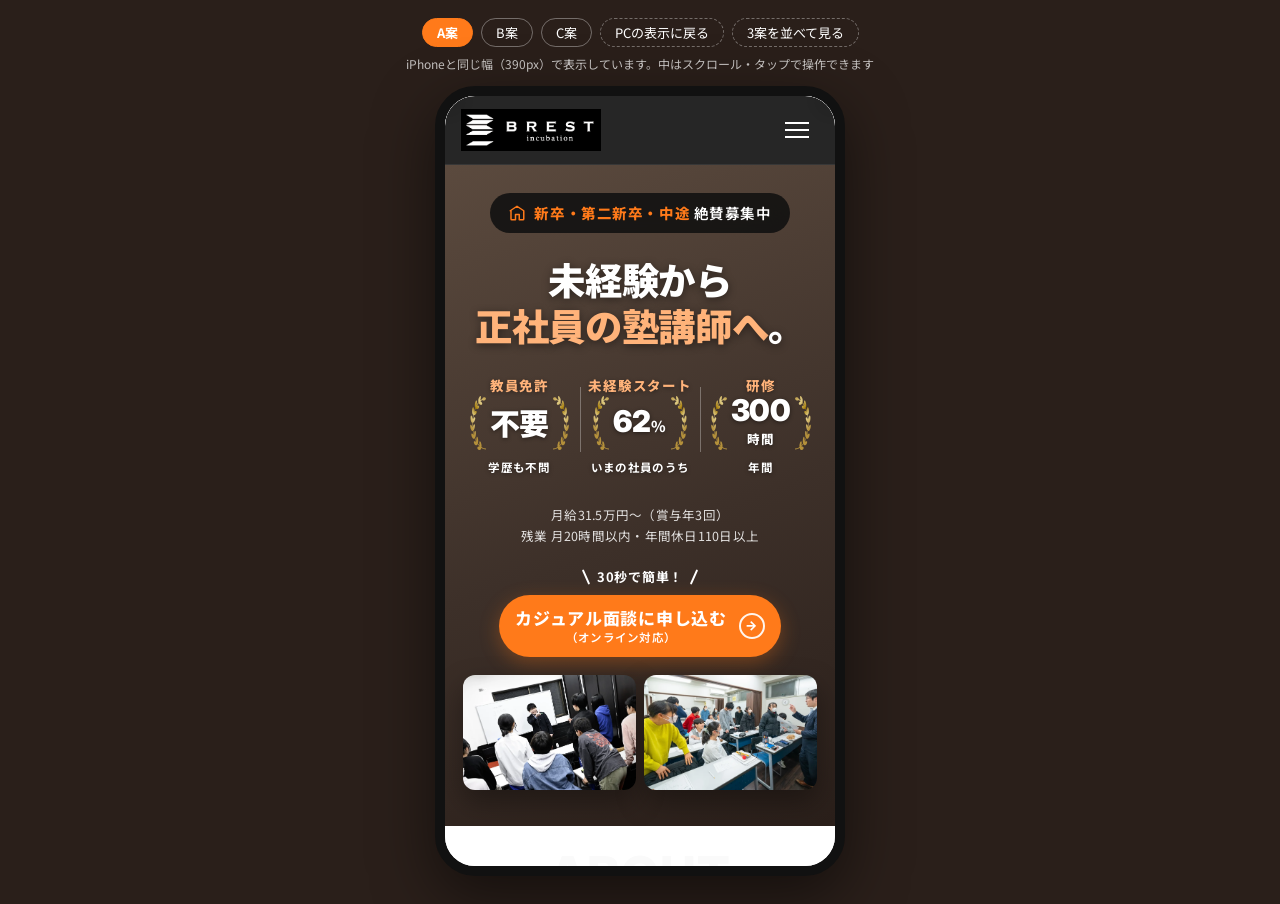
<file: phone.html>
<!DOCTYPE html>
<html lang="ja">
<head>
<meta charset="UTF-8">
<meta name="viewport" content="width=device-width, initial-scale=1.0">
<meta name="robots" content="noindex, nofollow">
<title>ブレスト様 採用LP 試作｜スマホ表示</title>
<link rel="stylesheet" href="https://fonts.googleapis.com/css2?family=Noto+Sans+JP:wght@400;700;900&display=swap">
<style>
  *{box-sizing:border-box;margin:0;padding:0}
  body{font-family:"Noto Sans JP",sans-serif;background:#2a1f1a;color:#fff;min-height:100vh;display:flex;flex-direction:column;align-items:center;padding:18px 12px 28px}
  .bar{display:flex;gap:8px;align-items:center;flex-wrap:wrap;justify-content:center;font-size:13px}
  .bar a{color:#fff;text-decoration:none;border:1px solid rgba(255,255,255,.35);border-radius:999px;padding:4px 14px}
  .bar a.is-current{background:#ff7a1a;border-color:#ff7a1a;font-weight:700}
  .bar .pc{border-style:dashed}
  .note{font-size:12px;opacity:.7;margin-top:8px}
  .phone{margin-top:14px;width:410px;height:min(864px,calc(100vh - 110px));border:10px solid #111;border-radius:40px;overflow:hidden;background:#fff;box-shadow:0 20px 60px rgba(0,0,0,.5)}
  .phone iframe{width:390px;height:100%;border:0;display:block}
  @media (max-width:760px){.phone{border:0;border-radius:0;width:100%;height:calc(100vh - 90px)}.phone iframe{width:100%}.note{display:none}}
</style>
</head>
<body>
  <div class="bar">
    <a href="?p=a" data-k="a">A案</a><a href="?p=b" data-k="b">B案</a><a href="?p=c" data-k="c">C案</a>
    <a class="pc" id="pc" href="a.html">PCの表示に戻る</a><a class="pc" href="index.html">3案を並べて見る</a>
  </div>
  <p class="note">iPhoneと同じ幅（390px）で表示しています。中はスクロール・タップで操作できます</p>
  <div class="phone"><iframe id="f" title="スマホ表示"></iframe></div>
  <script>
    var k = (new URLSearchParams(location.search).get("p") || "a").replace(/[^abc]/g, "") || "a";
    document.getElementById("f").src = k + ".html";
    document.getElementById("pc").href = k + ".html";
    document.querySelectorAll("[data-k]").forEach(function (a) { if (a.dataset.k === k) a.classList.add("is-current"); });
  </script>
</body>
</html>
</file>
<file: c-demo/lp/css/c-toa.css>
/* ============================================
   BREST 採用LP 試作 C案（東亜機械工業様の採用LPの作りを踏襲）
   - 並び・見せ方は東亜様、色・写真・中身はブレスト
   ============================================ */
:root {
  --c-main: #3d2c22;      /* 東亜様の青の役 → ブレストの焦げ茶 */
  --c-main-2: #533c2f;
  --c-accent: #ff7a1a;    /* ボタンのオレンジ */
  --c-accent-dark: #e6660d;
  --c-sub: #ffc48c;       /* 東亜様の黄色の役 */
  --c-pale: #fdf6ef;      /* 東亜様の水色の役 */
  --c-pale-2: #f7ede3;
  --c-text: #1f1a17;
  --c-muted: #6b625c;
  --c-line: rgba(31, 26, 23, 0.1);
  --radius: 18px;
  --font: "Noto Sans JP", "Hiragino Kaku Gothic ProN", sans-serif;
}
* { box-sizing: border-box; }
html { -webkit-text-size-adjust: 100%; text-size-adjust: 100%; scroll-behavior: smooth; }
body { margin: 0; font-family: var(--font); color: var(--c-text); background: #fff; line-height: 1.8; }
img { display: block; max-width: 100%; }
a { color: inherit; }
h1, h2, h3, p, li, dd, dt { word-break: auto-phrase; }
.sp { display: inline; }
.pc { display: none; }
@media (min-width: 768px) { .sp { display: none; } .pc { display: inline; } }

.wrap { width: 100%; max-width: 1040px; margin: 0 auto; padding: 0 18px; }
.sec { padding: 72px 0; }
.sec-title { text-align: center; font-size: clamp(26px, 7vw, 40px); font-weight: 900; line-height: 1.45; margin: 0; letter-spacing: 0.02em; }
.sec-lead { text-align: center; font-size: 14px; font-weight: 500; margin: 14px 0 0; }
@media (min-width: 768px) { .sec { padding: 104px 0; } .sec-lead { font-size: 16px; } }

/* 試作の切り替えバー */
.proto-bar { background: #2a1810; color: #fff; font-size: 12px; display: flex; align-items: center; justify-content: center; gap: 6px; padding: 6px 10px; }
.proto-bar__label { opacity: .7; margin-right: 4px; }
.proto-bar a { color: #fff; border: 1px solid rgba(255,255,255,.3); border-radius: 999px; padding: 2px 12px; text-decoration: none; }
.proto-bar a.is-current { background: var(--c-accent); border-color: var(--c-accent); font-weight: 700; }
.proto-note { margin: 18px auto 0; max-width: 720px; font-size: 12px; color: #8a5a2b; background: #fff7ee; border: 1px dashed #ffb37a; border-radius: 10px; padding: 8px 12px; line-height: 1.7; }

/* ボタン */
.btn { display: inline-flex; align-items: center; justify-content: center; gap: 14px; background: var(--c-accent); color: #fff; font-weight: 900; font-size: 15px; text-decoration: none; border-radius: 999px; padding: 18px 28px; box-shadow: 0 8px 20px rgba(255, 122, 26, 0.3); transition: background .2s; border: 0; cursor: pointer; font-family: inherit; }
.btn:hover { background: var(--c-accent-dark); }
.btn__arrow { width: 22px; height: 22px; flex: 0 0 22px; }
.btn--block { display: flex; width: 100%; }
.cta { margin-top: 36px; text-align: center; }
.cta .btn { width: 100%; max-width: 440px; }
@media (max-width: 359px) { .btn { font-size: 13.5px; padding: 16px 18px; gap: 10px; } }

/* ヘッダー */
.header { position: sticky; top: 0; z-index: 50; background: rgba(255,255,255,.96); backdrop-filter: blur(8px); -webkit-backdrop-filter: blur(8px); }
.header__inner { display: flex; align-items: center; justify-content: space-between; height: 64px; }
.header__logo { display: flex; align-items: center; gap: 10px; text-decoration: none; font-weight: 900; font-size: 15px; }
.header__logo img { width: 112px; height: auto; background: #111; border-radius: 4px; }
.header__nav { display: none; }
.header__inner { gap: 10px; }
.header__btn { margin-left: auto; }
.header__burger { flex: 0 0 44px; width: 44px; height: 44px; border: 0; border-radius: 10px; background: #fff; box-shadow: inset 0 0 0 1px var(--c-line, #e6ddd2); display: flex; flex-direction: column; align-items: center; justify-content: center; gap: 5px; padding: 0; cursor: pointer; }
.header__burger span { display: block; width: 20px; height: 2px; border-radius: 2px; background: #222; transition: transform .2s, opacity .2s; }
.header__burger[aria-expanded="true"] span:nth-child(1) { transform: translateY(7px) rotate(45deg); }
.header__burger[aria-expanded="true"] span:nth-child(2) { opacity: 0; }
.header__burger[aria-expanded="true"] span:nth-child(3) { transform: translateY(-7px) rotate(-45deg); }
.header.is-open .header__nav { display: flex; flex-direction: column; position: absolute; top: 100%; left: 0; right: 0; background: #fff; border-top: 1px solid #eee; box-shadow: 0 14px 24px rgba(0,0,0,.12); padding: 6px 18px 14px; }
.header.is-open .header__nav a { padding: 16px 4px; font-size: 16px; font-weight: 700; text-decoration: none; border-bottom: 1px solid #f0ebe4; }
.header.is-open .header__nav a:last-child { border-bottom: 0; }
.header__btn { padding: 10px 20px; font-size: 13px; box-shadow: none; gap: 8px; }
.header__btn .btn__arrow { width: 16px; height: 16px; flex-basis: 16px; }
@media (min-width: 960px) {
  .header__inner { height: 76px; }
  .header__nav { display: flex; gap: 28px; font-size: 14px; font-weight: 700; margin-left: auto; margin-right: 28px; }
  .header__burger { display: none; }
  .header__btn { margin-left: 0; }
  .header__nav a { text-decoration: none; }
  .header__nav a:hover { color: var(--c-accent); }
}

/* 1. ファーストビュー */
.mv { position: relative; background: linear-gradient(170deg, #fff 0 22%, var(--c-pale) 22.1% 100%); padding: 22px 0 0; overflow: hidden; }
.mv__grid { display: grid; gap: 22px; }
.mv__catch { margin: 0; font-weight: 900; line-height: 1.22; letter-spacing: 0.01em; }
.mv__line1 { display: block; color: var(--c-accent); font-size: min(17vw, 92px); }
.mv__line2 { display: block; font-size: min(11.4vw, 62px); white-space: nowrap; }
.mv__line3 { display: flex; align-items: center; gap: 12px; font-size: min(11.4vw, 62px); white-space: nowrap; }
.mv__badge { display: inline-flex; align-items: center; gap: 6px; border: 2px solid var(--c-main); border-radius: 8px; background: #fff; padding: 4px 9px; font-size: 12px; line-height: 1.35; font-weight: 900; color: var(--c-main); letter-spacing: 0; white-space: normal; }
.mv__badge svg { width: 20px; height: 26px; flex: 0 0 20px; }
.mv__photo { border-radius: 44% 56% 46% 54% / 52% 42% 58% 48%; overflow: hidden; aspect-ratio: 4 / 3; }
.mv__photo img { width: 100%; height: 100%; object-fit: cover; object-position: 50% 35%; }
.mv__chips { display: flex; flex-wrap: wrap; gap: 6px; justify-content: center; margin-top: 4px; }
.mv__chip { background: #fff; border-radius: 999px; padding: 6px 12px; font-size: 13px; font-weight: 700; box-shadow: 0 2px 8px rgba(0,0,0,.04); }
.mv .cta { margin-top: 14px; }
.mv__wave { display: block; width: 100%; height: auto; margin-top: 30px; }
@media (min-width: 900px) {
  .mv { padding-top: 56px; }
  .mv__grid { grid-template-columns: 1.05fr 1fr; align-items: center; gap: 40px; }
  .mv__text { order: 0; }
  .mv__photo { aspect-ratio: 1 / 1; }
  .mv__chips { justify-content: flex-start; }
  .mv .cta { text-align: left; }
  .mv__badge { font-size: 14px; padding: 6px 12px; }
}

/* 2. どんな塾？（濃い帯） */
.about { background: var(--c-main); color: #fff; padding-top: 40px; }
.about .sec-title { color: #fff; }
.about__list { display: grid; gap: 14px; margin-top: 36px; }
.about-card { display: grid; grid-template-columns: 62px 1fr; gap: 14px; background: #f7efe8; color: var(--c-text); border-radius: var(--radius); padding: 24px 20px; }
.about-card__icon { color: var(--c-main); width: 56px; height: 56px; }
.about-card__title { margin: 0; font-size: 21px; font-weight: 900; line-height: 1.45; color: var(--c-main); }
.about-card__text { margin: 10px 0 0; font-size: 14px; line-height: 1.85; }
@media (min-width: 768px) { .about__list { grid-template-columns: 1fr 1fr; gap: 18px; } .about-card { padding: 30px 26px; } }

.gallery { display: grid; grid-template-columns: 1fr 1fr; }
.gallery img { width: 100%; aspect-ratio: 4 / 3; object-fit: cover; }
@media (min-width: 768px) { .gallery img { aspect-ratio: 16 / 9; } }

/* 3. 動画 */
.movie { background: var(--c-pale); }
.movie__grid { display: grid; grid-template-columns: 1fr 1fr; gap: 22px 12px; margin-top: 36px; }
.movie__item:last-child:nth-child(odd) { grid-column: 1 / -1; width: calc(50% - 6px); margin: 0 auto; }
.movie-lazy__item { position: relative; display: block; width: 100%; aspect-ratio: 9 / 16; border-radius: 14px; overflow: hidden; border: 0; padding: 0; cursor: pointer; background: #2a1f1a; }
.movie-lazy__item img { position: absolute; inset: 0; width: 100%; height: 100%; object-fit: cover; }
.movie-lazy__play { position: absolute; top: 50%; left: 50%; width: 52px; height: 52px; margin: -26px 0 0 -26px; border-radius: 50%; background: var(--c-accent); }
.movie-lazy__play::after { content: ""; position: absolute; left: 21px; top: 16px; border-left: 15px solid #fff; border-top: 10px solid transparent; border-bottom: 10px solid transparent; }
.movie-lazy__item.is-loaded { aspect-ratio: auto; background: #fff; cursor: auto; }
.movie__cap { text-align: center; font-size: 13px; font-weight: 500; margin: 10px 0 0; line-height: 1.6; }
@media (min-width: 768px) {
  .movie__grid { grid-template-columns: repeat(3, 1fr); gap: 20px; }
  .movie__item:last-child:nth-child(odd) { grid-column: auto; width: auto; margin: 0; }
}

/* 4. 数字で見る（濃い帯） */
.numbers { background: var(--c-main); color: #fff; }
.numbers .sec-title { color: #fff; }
.numbers__grid { display: grid; grid-template-columns: 1fr 1fr; gap: 12px; margin-top: 36px; }
.num { background: #fff; color: var(--c-text); border-radius: var(--radius); padding: 22px 8px 20px; text-align: center; }
.num__icon { width: 46px; height: 46px; margin: 0 auto; color: var(--c-main); }
.num__label { margin: 10px 0 0; font-size: 13px; font-weight: 700; color: var(--c-muted); }
.num__value { margin: 2px 0 0; font-weight: 900; line-height: 1.1; white-space: nowrap; }
.num__big { font-size: 40px; letter-spacing: -0.01em; }
.num__unit { font-size: 15px; margin-left: 2px; }
.num__pre { font-size: 15px; margin-right: 2px; }
.numbers__wave { display: block; width: 100%; height: auto; background: var(--c-main); }
@media (min-width: 768px) { .numbers__grid { grid-template-columns: repeat(3, 1fr); gap: 16px; } .num__big { font-size: 48px; } }

/* 5. 仕事内容 */
.work { background: #fff; }
.work__grid { display: grid; grid-template-columns: 1fr 1fr; gap: 12px; margin-top: 36px; }
.work-card { border: 1px solid var(--c-line); border-radius: 14px; padding: 10px 10px 16px; background: #fff; }
.work-card__img { aspect-ratio: 3 / 2; border-radius: 8px; overflow: hidden; background: #f4f1ee; }
.work-card__img img { width: 100%; height: 100%; object-fit: contain; }
.work-card__title { text-align: center; font-size: 16px; font-weight: 900; margin: 12px 0 0; line-height: 1.5; }
.work-card__time { display: block; font-size: 12px; color: var(--c-accent); font-weight: 700; }
.work-card__text { font-size: 12.5px; margin: 6px 4px 0; line-height: 1.75; }
@media (min-width: 768px) { .work__grid { grid-template-columns: repeat(4, 1fr); gap: 16px; } .work-card__text { font-size: 13.5px; } }

/* 6. 未経験サポート */
.support { background: #fff; padding-top: 0; }
.support__list { display: grid; gap: 14px; margin-top: 36px; }
.support-row { display: grid; grid-template-columns: 116px 1fr; gap: 14px; align-items: center; border: 1px solid var(--c-line); border-radius: var(--radius); padding: 14px; }
.support-row__img { aspect-ratio: 4 / 3; border-radius: 10px; overflow: hidden; }
.support-row__img img { width: 100%; height: 100%; object-fit: cover; }
.support-row__title { margin: 0; font-size: 16px; font-weight: 900; line-height: 1.5; }
.support-row__text { margin: 6px 0 0; font-size: 13px; line-height: 1.75; }
@media (min-width: 768px) { .support-row { grid-template-columns: 220px 1fr; gap: 26px; padding: 18px; } .support-row__title { font-size: 20px; } .support-row__text { font-size: 14.5px; } }

/* 7. 福利厚生（明るい帯の中に白いカード） */
.benefits { background: var(--c-sub); padding: 0; }
.benefits__wave { display: block; width: 100%; height: auto; }
.benefits__inner { padding: 30px 0 70px; }
.benefits__card { background: #fff; border-radius: 22px; padding: 34px 14px 16px; }
.benefits__photos { display: grid; grid-template-columns: repeat(3, 1fr); margin-top: 26px; }
.benefits__photos img { width: 100%; aspect-ratio: 1 / 1; object-fit: cover; }
.benefits__cap { text-align: center; font-size: 12px; font-weight: 700; margin: 6px 0 0; }
.benefits__list { background: #f4efe9; border-radius: 14px; padding: 10px; margin-top: 18px; display: grid; gap: 10px; }
.benefit { background: #fff; border-radius: 12px; border: 1px solid var(--c-line); text-align: center; padding: 18px 12px; }
.benefit__title { margin: 0; font-size: 17px; font-weight: 900; }
.benefit__text { margin: 6px 0 0; font-size: 13.5px; line-height: 1.75; }
@media (min-width: 768px) { .benefits__card { padding: 48px 34px 34px; } .benefits__list { grid-template-columns: repeat(3, 1fr); padding: 14px; } .benefits__photos img { aspect-ratio: 16 / 10; } }

/* 8. 向いている人 */
.fit { background: #fff; }
.fit__list { list-style: none; padding: 0; margin: 32px auto 0; display: grid; gap: 10px; max-width: 760px; }
.fit__item { display: flex; align-items: center; gap: 14px; border: 1px solid var(--c-line); border-radius: 12px; padding: 16px 18px; font-size: 15px; font-weight: 700; line-height: 1.6; }
.fit__item svg { width: 22px; height: 22px; flex: 0 0 22px; color: var(--c-main); }

/* 9. 募集要項 */
.req { background: var(--c-pale); }
.req__table { margin: 32px auto 0; max-width: 860px; border: 1px solid var(--c-line); border-radius: 14px; overflow: hidden; background: #fff; }
.req__row { display: grid; grid-template-columns: 104px 1fr; border-top: 1px solid var(--c-line); }
.req__row:first-child { border-top: 0; }
.req__row dt { background: #fbeee2; font-size: 13px; font-weight: 700; padding: 14px 12px; display: flex; align-items: center; margin: 0; }
.req__row dd { font-size: 13.5px; padding: 14px 14px; margin: 0; line-height: 1.75; }
.req__row dd small { display: block; font-size: 12px; color: var(--c-muted); margin-top: 2px; }
@media (min-width: 768px) { .req__row { grid-template-columns: 180px 1fr; } .req__row dt { padding: 18px 22px; font-size: 14px; } .req__row dd { padding: 18px 22px; font-size: 15px; } }

/* 10. よくある質問 */
.faq { background: #fff; }
.faq__list { display: grid; gap: 14px; margin: 32px auto 0; max-width: 860px; }
.faq-item { border: 1px solid var(--c-line); border-radius: 16px; padding: 20px 18px; }
.faq-item__q { display: flex; gap: 10px; align-items: flex-start; margin: 0; font-size: 16px; font-weight: 900; line-height: 1.6; }
.faq-item__mark { flex: 0 0 26px; height: 26px; border-radius: 50%; background: var(--c-main); color: #fff; display: grid; place-items: center; font-size: 15px; font-weight: 900; margin-top: 1px; }
.faq-item__a { margin: 12px 0 0; font-size: 14px; line-height: 1.85; }

.strip img { width: 100%; height: 170px; object-fit: cover; object-position: 50% 40%; }
@media (min-width: 768px) { .strip img { height: 300px; } }

/* 11. カジュアル面談って？ */
.casual { background: var(--c-pale); }
.casual__lead { font-size: 14px; line-height: 1.95; margin: 18px auto 0; max-width: 760px; text-align: center; }
.casual__list { display: grid; gap: 14px; margin-top: 30px; }
.casual-card { background: #fff; border: 1px solid var(--c-line); border-radius: var(--radius); padding: 26px 20px 24px; text-align: center; }
.casual-card__icon { width: 30px; height: 30px; margin: 0 auto; color: var(--c-main); }
.casual-card__title { margin: 12px 0 0; font-size: 18px; font-weight: 900; }
.casual-card__text { margin: 10px 0 0; font-size: 14px; line-height: 1.85; text-align: left; }
@media (min-width: 768px) { .casual__list { grid-template-columns: repeat(3, 1fr); gap: 18px; } .casual__lead { font-size: 15px; } }

/* 12. フォーム（濃い帯） */
.entry { background: var(--c-main); color: #fff; padding: 0 0 80px; }
.entry__wave { display: block; width: 100%; height: auto; background: var(--c-pale); }
.entry .sec-title { color: #fff; padding-top: 40px; }
.entry-form { background: #fff; color: var(--c-text); border-radius: 22px; padding: 26px 18px 24px; margin: 30px auto 0; max-width: 620px; }
.entry-form__row { margin-bottom: 18px; }
.entry-form__label { display: block; font-size: 14px; font-weight: 700; margin-bottom: 6px; }
.entry-form__req { color: var(--c-accent); font-size: 12px; margin-left: 2px; }
.entry-form__opt { color: var(--c-muted); font-size: 12px; margin-left: 2px; font-weight: 500; }
.entry-form input, .entry-form select, .entry-form textarea { width: 100%; font: inherit; font-size: 16px; border: 1px solid #e3d9d0; border-radius: 10px; padding: 12px 14px; background: #fdf9f5; color: var(--c-text); }
.entry-form textarea { min-height: 96px; resize: vertical; }
.entry-form input:focus, .entry-form select:focus, .entry-form textarea:focus { outline: 2px solid var(--c-accent); border-color: transparent; background: #fff; }
.entry-form__privacy { font-size: 12px; color: var(--c-muted); text-align: center; margin: 12px 0 0; line-height: 1.7; }
.entry-form__done { display: none; text-align: center; padding: 18px 0; }
.entry-form.is-done form { display: none; }
.entry-form.is-done .entry-form__done { display: block; }
.entry-form__done-title { font-size: 20px; font-weight: 900; color: var(--c-accent); margin: 0; }
.entry-form__done p { font-size: 14px; }

/* フッター */
.footer { background: var(--c-main); color: #fff; text-align: center; padding: 0 0 40px; font-size: 12.5px; line-height: 1.9; }
.footer__name { font-weight: 900; font-size: 14px; margin: 0; }
.footer__links { margin-top: 10px; }
.footer__links a { color: rgba(255,255,255,.8); margin: 0 8px; }
.footer small { display: block; margin-top: 12px; color: rgba(255,255,255,.6); }

/* スマホ：ボタンの文言を1行に、バッジを1行に */
.btn span { white-space: nowrap; }
@media (max-width: 767px) {
  .cta .btn { font-size: 14px; padding: 17px 16px; gap: 10px; }
  .mv__chips { gap: 5px; flex-wrap: nowrap; }
  .mv__chip { font-size: 12px; padding: 6px 10px; white-space: nowrap; }
}
@media (max-width: 374px) {
  .cta .btn { font-size: 12.5px; padding: 16px 12px; gap: 8px; }
  .mv__chips { flex-wrap: wrap; }
}

/* 波の区切り */
.wave { display: block; width: 100%; margin: 0; }
.mv .wave { margin-top: 30px; }

/* スマホで開いているときは「スマホ表示」を出さない */
@media (max-width: 760px) { .proto-bar__phone { display: none; } }

/* ---- 本番だけで足したもの（build_prod.py） ---- */
.entry-form__hp { position: absolute; left: -9999px; width: 1px; height: 1px; overflow: hidden; }
.entry-form__error { margin: 12px 0 0; color: #c0392b; font-size: 14px; line-height: 1.7; text-align: center; }
.entry-form button[disabled] { opacity: .6; cursor: wait; }
</file>
<file: assets/css/style.css>
/* ============================================
   BREST 採用LP / Style
   3色 (白 / 黒 / コーポレートレッド) ×
   角丸20px × Inter + Noto Sans JP
   ============================================ */

:root {
  /* Color */
  --color-base: #ffffff;
  --color-text: #1a1a1a;
  --color-text-muted: #6b6b6b;
  /* 旧コーポレートレッド → オレンジに統一（2026-06-20 フィードバック） */
  --color-accent: #ff7a1a;
  --color-accent-dark: #e6660d;
  --color-beige: #faf8f4;
  --color-card: #ffffff;
  --color-border: rgba(26, 26, 26, 0.08);
  --color-border-strong: rgba(26, 26, 26, 0.16);
  --color-dark: #1a1a1a;

  /* Radius */
  --radius: 20px;
  --radius-sm: 12px;
  --radius-pill: 999px;

  /* Spacing */
  --space-section: clamp(80px, 11vw, 140px);
  --space-gutter: clamp(20px, 4vw, 32px);

  /* Layout */
  --max-content: 1200px;
  --max-narrow: 880px;
  --header-height: 73px;

  /* Font */
  --font-jp: "Noto Sans JP", "Hiragino Kaku Gothic ProN", "Yu Gothic", sans-serif;
  --font-en: "Inter", "Helvetica Neue", Arial, sans-serif;

  /* Misc */
  --shadow-sm: 0 1px 2px rgba(0, 0, 0, 0.04);
  --shadow: 0 8px 32px rgba(26, 26, 26, 0.06);
  --transition: 0.25s ease;
}

/* ============================================
   Base
   ============================================ */
html { scroll-behavior: smooth; }
body {
  font-family: var(--font-jp);
  font-size: 16px;
  font-weight: 400;
  line-height: 1.8;
  color: var(--color-text);
  background: var(--color-base);
  letter-spacing: 0.03em;
}

::selection { background: var(--color-accent); color: #fff; }

a { transition: opacity var(--transition); }
a:hover { opacity: 0.7; }

.sp-only { display: none; }
.pc-only { display: inline; }

/* ============================================
   Common: Section
   ============================================ */
.section {
  position: relative;
  padding: var(--space-section) var(--space-gutter);
  overflow: hidden;
}
.section--beige { background: var(--color-beige); }
.section--dark { background: var(--color-dark); color: #fff; }

.section__inner {
  position: relative;
  max-width: var(--max-content);
  margin: 0 auto;
  z-index: 1;
}

/* 背景の薄い英字レイヤー */
.section__bg-text {
  position: absolute;
  top: 60px;
  left: 50%;
  transform: translateX(-50%);
  font-family: var(--font-en);
  font-weight: 800;
  font-size: clamp(80px, 14vw, 200px);
  line-height: 1;
  letter-spacing: 0.02em;
  color: rgba(26, 26, 26, 0.04);
  white-space: nowrap;
  pointer-events: none;
  z-index: 0;
  user-select: none;
}
.section__bg-text--dark { color: rgba(255, 255, 255, 0.06); }

/* パートタイトル（● + テキスト）— オレンジpillでメイン見出し */
.section__label {
  font-family: var(--font-jp);
  font-size: clamp(20px, 2.4vw, 26px);
  font-weight: 800;
  letter-spacing: 0.04em;
  color: var(--color-accent-dark);
  display: inline-flex;
  align-items: center;
  gap: 14px;
  text-transform: none;
  margin-bottom: 20px;
  padding: 12px 26px 12px 22px;
  background: rgba(255, 122, 26, 0.12);
  border-radius: var(--radius-pill);
  line-height: 1.4;
}
.section__label .dot {
  display: inline-block;
  width: 12px;
  height: 12px;
  border-radius: 50%;
  background: var(--color-accent);
  flex-shrink: 0;
}
.section__label--inverse {
  color: #fff;
  background: rgba(255, 255, 255, 0.16);
}
.section__label--inverse .dot { background: #fff; }

/* 大見出し */
.section__title {
  font-family: var(--font-jp);
  font-size: clamp(28px, 5vw, 44px);
  font-weight: 800;
  line-height: 1.4;
  letter-spacing: 0.04em;
  margin-bottom: 28px;
}
.section__title--inverse { color: #fff; }
.section__title .accent { color: var(--color-accent); }
/* ラベルがメイン見出しの場合、h2はサブコピーとして縮小 */
.section__title--copy {
  font-size: clamp(16px, 2vw, 20px);
  font-weight: 600;
  line-height: 1.7;
  letter-spacing: 0.02em;
  margin-bottom: 24px;
  color: var(--color-text-muted);
}

.section__lead {
  font-size: clamp(15px, 1.8vw, 17px);
  font-weight: 500;
  line-height: 1.9;
  color: var(--color-text-muted);
  margin-bottom: 48px;
  max-width: 720px;
}
.section__lead--inverse { color: rgba(255, 255, 255, 0.8); }

/* ============================================
   Common: Button
   ============================================ */
.btn {
  display: inline-flex;
  align-items: center;
  justify-content: center;
  gap: 8px;
  min-height: 56px;
  padding: 0 28px;
  border-radius: var(--radius-pill);
  font-family: var(--font-jp);
  font-size: 15px;
  font-weight: 700;
  letter-spacing: 0.06em;
  text-align: center;
  cursor: pointer;
  transition: all var(--transition);
  white-space: nowrap;
}
.btn--primary {
  background: var(--color-accent);
  color: #fff;
}
.btn--primary:hover {
  background: var(--color-accent-dark);
  opacity: 1;
  transform: translateY(-1px);
  box-shadow: 0 8px 24px rgba(209, 26, 42, 0.25);
}
.btn--outline {
  background: transparent;
  color: var(--color-text);
  border: 1.5px solid var(--color-text);
}
.btn--outline:hover {
  background: var(--color-text);
  color: #fff;
  opacity: 1;
}
.btn--outline-inverse {
  color: #fff;
  border-color: rgba(255, 255, 255, 0.5);
}
.btn--outline-inverse:hover {
  background: #fff;
  color: var(--color-text);
}
.btn--ghost {
  background: transparent;
  color: var(--color-text);
  border: 1.5px solid var(--color-border-strong);
  min-height: 44px;
  padding: 0 22px;
  font-size: 13px;
}
.btn--ghost:hover {
  background: var(--color-text);
  color: #fff;
  border-color: var(--color-text);
  opacity: 1;
}
.btn--large { min-height: 64px; padding: 0 40px; font-size: 16px; }
.btn__arrow {
  font-family: var(--font-en);
  font-weight: 600;
  margin-left: 2px;
  transition: transform var(--transition);
}
.btn:hover .btn__arrow { transform: translateX(3px); }

/* Pill */
.pill {
  display: inline-flex;
  align-items: center;
  gap: 8px;
  padding: 6px 14px;
  border-radius: var(--radius-pill);
  font-family: var(--font-en);
  font-size: 12px;
  font-weight: 600;
  letter-spacing: 0.12em;
}
.pill--filled { background: var(--color-accent); color: #fff; }
.pill--filled .pill__dot {
  width: 6px;
  height: 6px;
  border-radius: 50%;
  background: #fff;
}

/* ============================================
   Header
   ============================================ */
.site-header {
  position: sticky;
  top: 0;
  z-index: 100;
  background: rgba(20, 20, 20, 0.92);
  backdrop-filter: saturate(180%) blur(12px);
  -webkit-backdrop-filter: saturate(180%) blur(12px);
  border-bottom: 1px solid rgba(255, 255, 255, 0.08);
}
.site-header__inner {
  max-width: var(--max-content);
  margin: 0 auto;
  padding: 14px var(--space-gutter);
  display: flex;
  align-items: center;
  justify-content: space-between;
  gap: 16px;
}
.site-header__logo img {
  width: 140px;
  height: auto;
}

/* ============================================
   1. Hero (FV)
   ============================================ */
/* Hero（ohsho recruit 方式: 3シーン背景ローテーション + 左下タグライン + 下部リード文+CTA） */
.hero {
  position: relative;
  min-height: clamp(520px, 68vh, 680px);
  background: var(--color-accent);
  color: #fff;
  overflow: hidden;
  isolation: isolate;
}
.hero__scenes {
  position: absolute;
  inset: 0;
  z-index: 0;
}
.hero__scene {
  position: absolute;
  inset: 0;
  opacity: 0;
  transition: opacity 1.6s ease;
  pointer-events: none;
}
.hero__scene.is-active {
  opacity: 1;
}
@media (prefers-reduced-motion: reduce) {
  .hero__scene { transition: none; }
}
.hero__scene picture,
.hero__scene img {
  display: block;
  width: 100%;
  height: 100%;
  object-fit: cover;
}
.hero__overlay {
  position: absolute;
  inset: 0;
  z-index: 1;
  background: linear-gradient(180deg, rgba(0,0,0,0.45) 0%, rgba(0,0,0,0.5) 50%, rgba(0,0,0,0.7) 100%);
  pointer-events: none;
}
.hero__tagline {
  position: absolute;
  top: 46%;
  left: 50%;
  transform: translate(-50%, -50%);
  z-index: 2;
  width: 100%;
  max-width: var(--max-content);
  padding: 0 var(--space-gutter);
  color: #fff;
  text-shadow: 0 2px 16px rgba(0,0,0,0.35);
}
.hero__catch {
  font-family: var(--font-jp);
  font-weight: 800;
  font-size: clamp(28px, 4.4vw, 62px);
  line-height: 1.4;
  letter-spacing: 0.04em;
}
.hero__catch-accent {
  color: #fff;
  display: inline-block;
  padding: 0 4px;
  margin-right: 2px;
  background: rgba(209, 26, 42, 0.85);
  border-radius: 6px;
}
.hero__catch-sub {
  display: inline-block;
  margin-bottom: 18px;
  padding: 6px 16px;
  background: var(--color-accent);
  color: #fff;
  font-size: 13px;
  font-weight: 700;
  letter-spacing: 0.1em;
  border-radius: 4px;
  text-shadow: none;
}
.hero__lead {
  position: absolute;
  left: 50%;
  bottom: clamp(40px, 6vh, 80px);
  transform: translateX(-50%);
  z-index: 2;
  width: min(90%, 760px);
  text-align: center;
  color: #fff;
  text-shadow: 0 2px 12px rgba(0,0,0,0.45);
}
.hero__lead-text {
  font-size: clamp(14px, 1.1vw, 17px);
  font-weight: 500;
  line-height: 2;
  letter-spacing: 0.06em;
  margin-bottom: 24px;
}
.hero__lead-btn {
  display: flex;
  justify-content: center;
}
.hero__lead-btn .btn {
  min-width: 280px;
  background: #fff;
  color: var(--color-accent);
  border-color: #fff;
  text-shadow: none;
}
.hero__lead-btn .btn:hover {
  background: var(--color-accent);
  color: #fff;
}

/* ============================================
   2. NUMBERS
   ============================================ */
.numbers__grid {
  display: grid;
  grid-template-columns: repeat(4, 1fr);
  gap: 20px;
  margin-top: 16px;
}
.number-card {
  background: #fff;
  border-radius: var(--radius);
  padding: 36px 28px;
  text-align: left;
  border: 1px solid var(--color-border);
  transition: transform var(--transition);
}
.number-card:hover { transform: translateY(-4px); }
.number-card--accent {
  background: var(--color-accent);
  color: #fff;
  border-color: var(--color-accent);
}
.number-card__main {
  display: flex;
  align-items: baseline;
  gap: 6px;
  margin-bottom: 8px;
}
.number-card__num {
  font-family: var(--font-en);
  font-size: clamp(48px, 6vw, 72px);
  font-weight: 800;
  line-height: 1;
  letter-spacing: -0.02em;
}
.number-card__unit {
  font-size: 14px;
  font-weight: 600;
  letter-spacing: 0.04em;
}
.number-card__desc {
  font-size: 13px;
  font-weight: 500;
  letter-spacing: 0.06em;
  opacity: 0.8;
}

/* ============================================
   3. A DAY (Bento + chevron)
   ============================================ */
.a-day__range {
  display: flex;
  align-items: center;
  gap: 14px;
  font-family: var(--font-en);
  font-weight: 700;
  font-size: 18px;
  letter-spacing: 0.04em;
  margin-bottom: 40px;
}
.a-day__range-time {
  font-size: 28px;
  color: var(--color-text);
}
.a-day__range-chev {
  color: var(--color-accent);
  font-weight: 800;
  font-size: 24px;
  letter-spacing: -0.08em;
}
.a-day__range-muted {
  font-family: var(--font-jp);
  font-size: 14px;
  font-weight: 500;
  color: var(--color-text-muted);
  letter-spacing: 0.06em;
}

.a-day__bento {
  display: grid;
  grid-template-columns: repeat(3, 1fr);
  gap: 24px;
}
.a-day__card {
  position: relative;
  background: #fff;
  border-radius: var(--radius);
  border: 1px solid var(--color-border);
  padding: 22px 22px 24px;
  display: flex;
  flex-direction: column;
  align-items: center;
  gap: 14px;
  transition: transform var(--transition);
}
.a-day__card:hover { transform: translateY(-4px); }

/* 時間バッジ（左上） */
.a-day__time-badge {
  align-self: flex-start;
  display: inline-flex;
  align-items: center;
  gap: 6px;
  padding: 6px 14px;
  background: var(--color-accent);
  color: #fff;
  font-family: var(--font-en);
  font-size: 14px;
  font-weight: 700;
  letter-spacing: 0.04em;
  border-radius: var(--radius-pill);
}
.a-day__time-badge svg {
  width: 14px;
  height: 14px;
}

/* タイトル（中央寄せ + 下線） */
.a-day__title {
  align-self: stretch;
  text-align: center;
  font-size: 18px;
  font-weight: 800;
  letter-spacing: 0.04em;
  line-height: 1.5;
  padding-bottom: 12px;
  border-bottom: 1.5px solid #b4c2da;
  margin-bottom: 4px;
}

/* メディア（正方形・見切れ防止） */
.a-day__media {
  width: 100%;
  aspect-ratio: 1 / 1;
  display: flex;
  align-items: center;
  justify-content: center;
  overflow: hidden;
}
.a-day__media img {
  width: 100%;
  height: 100%;
  object-fit: contain;
  transition: transform 0.5s ease;
}
.a-day__card:hover .a-day__media img { transform: scale(1.04); }

.a-day__desc {
  font-size: 13px;
  font-weight: 500;
  line-height: 1.8;
  color: var(--color-text-muted);
  letter-spacing: 0.03em;
  align-self: stretch;
}

/* ============================================
   4. CONNECT
   ============================================ */
.connect__grid {
  display: grid;
  grid-template-columns: 1fr 1.3fr;
  gap: 24px;
  margin-top: 16px;
}
.connect-card {
  background: #fff;
  border-radius: var(--radius);
  padding: 36px 32px;
  border: 1px solid var(--color-border);
  display: flex;
  flex-direction: column;
  gap: 16px;
}
.connect-card--feature {
  background: var(--color-text);
  color: #fff;
  border-color: var(--color-text);
}
.connect-card__icon {
  width: 48px;
  height: 48px;
  border-radius: 14px;
  background: var(--color-beige);
  display: flex;
  align-items: center;
  justify-content: center;
  color: var(--color-accent);
}
.connect-card--feature .connect-card__icon { background: rgba(255, 255, 255, 0.1); color: #fff; }
.connect-card__icon svg { width: 24px; height: 24px; }
.connect-card__title {
  font-size: 22px;
  font-weight: 700;
  line-height: 1.5;
  letter-spacing: 0.04em;
}
.connect-card__desc {
  font-size: 14px;
  font-weight: 500;
  line-height: 1.8;
  color: var(--color-text-muted);
  letter-spacing: 0.04em;
}
.connect-card--feature .connect-card__desc { color: rgba(255, 255, 255, 0.75); }
.connect-card__features {
  display: flex;
  flex-wrap: wrap;
  gap: 8px;
  margin-top: 4px;
}
.connect-card__features li {
  padding: 6px 12px;
  border-radius: var(--radius-pill);
  background: rgba(255, 255, 255, 0.1);
  font-family: var(--font-en);
  font-size: 12px;
  font-weight: 600;
  letter-spacing: 0.06em;
}
.connect-card .btn { align-self: flex-start; margin-top: 8px; }
.connect-card__note {
  font-size: 12px;
  letter-spacing: 0.04em;
  opacity: 0.6;
}

/* ============================================
   5. WHY US
   ============================================ */
.why-us__grid {
  display: grid;
  grid-template-columns: repeat(4, 1fr);
  gap: 20px;
  margin-top: 16px;
}
.why-card {
  background: #fff;
  border: 1px solid var(--color-border);
  border-radius: var(--radius);
  padding: 32px 26px;
}
.why-card__label {
  font-family: var(--font-jp);
  font-size: 13px;
  font-weight: 700;
  letter-spacing: 0.1em;
  color: var(--color-accent);
  margin-bottom: 16px;
}
.why-card__main {
  display: flex;
  align-items: baseline;
  gap: 8px;
  margin-bottom: 4px;
}
.why-card__num {
  font-family: var(--font-en);
  font-size: clamp(40px, 5vw, 64px);
  font-weight: 800;
  line-height: 1;
  letter-spacing: -0.02em;
  color: var(--color-text);
}
.why-card__unit {
  font-size: 16px;
  font-weight: 700;
  letter-spacing: 0.04em;
}
.why-card__desc {
  font-size: 14px;
  font-weight: 500;
  letter-spacing: 0.06em;
  color: var(--color-text-muted);
}

/* ============================================
   6. VOICE (carousel)
   ============================================ */
.voice__carousel {
  position: relative;
  margin-top: 24px;
}
.voice__viewport {
  overflow: hidden;
  border-radius: var(--radius);
}
.voice__track {
  display: flex;
  gap: 24px;
  transition: transform 0.5s cubic-bezier(0.22, 1, 0.36, 1);
  will-change: transform;
}
.voice-card {
  flex: 0 0 calc((100% - 48px) / 3);
  background: #fff;
  border-radius: var(--radius);
  padding: 32px 28px;
  border: 1px solid var(--color-border);
  display: flex;
  flex-direction: column;
  gap: 16px;
}
.voice-card__head {
  display: flex;
  align-items: center;
  gap: 14px;
}
.voice-card__avatar {
  width: 64px;
  height: 64px;
  border-radius: 50%;
  overflow: hidden;
  flex-shrink: 0;
}
.voice-card__avatar img {
  width: 100%;
  height: 100%;
  object-fit: cover;
}
.voice-card__meta {
  display: flex;
  flex-direction: column;
  gap: 2px;
}
.voice-card__tag {
  font-family: var(--font-en);
  font-size: 11px;
  font-weight: 600;
  color: var(--color-accent);
  letter-spacing: 0.1em;
}
.voice-card__name {
  font-size: 16px;
  font-weight: 700;
  letter-spacing: 0.04em;
}
.voice-card__lead {
  font-size: 17px;
  font-weight: 700;
  line-height: 1.7;
  letter-spacing: 0.04em;
  color: var(--color-text);
}
.voice-card__body {
  font-size: 14px;
  font-weight: 500;
  line-height: 1.9;
  color: var(--color-text-muted);
  letter-spacing: 0.04em;
}
.voice__nav {
  position: absolute;
  top: 50%;
  transform: translateY(-50%);
  width: 48px;
  height: 48px;
  border-radius: 50%;
  background: #fff;
  border: 1px solid var(--color-border-strong);
  display: flex;
  align-items: center;
  justify-content: center;
  z-index: 2;
  transition: all var(--transition);
}
.voice__nav:hover { background: var(--color-text); color: #fff; border-color: var(--color-text); }
.voice__nav svg { width: 18px; height: 18px; }
.voice__nav--prev { left: -24px; }
.voice__nav--next { right: -24px; }
.voice__nav:disabled { opacity: 0.3; cursor: not-allowed; }
.voice__dots {
  display: flex;
  justify-content: center;
  gap: 8px;
  margin-top: 24px;
}
.voice__dot {
  width: 8px;
  height: 8px;
  border-radius: 50%;
  background: var(--color-border-strong);
  transition: all var(--transition);
}
.voice__dot.is-active {
  background: var(--color-accent);
  width: 24px;
  border-radius: 4px;
}

/* VOICE → Instagram 動線（カルーセル直下） */
.voice__instagram {
  margin-top: 48px;
  display: flex;
  flex-direction: column;
  align-items: center;
  gap: 18px;
  text-align: center;
}
.voice__instagram-lead {
  font-size: 17px;
  font-weight: 700;
  line-height: 1.6;
  letter-spacing: 0.04em;
  color: var(--color-text);
}
.voice__instagram-btn {
  background: linear-gradient(135deg, #f09433 0%, #e6683c 25%, #dc2743 50%, #cc2366 75%, #bc1888 100%);
  border: 0;
  min-width: 280px;
  gap: 10px;
}
.voice__instagram-btn:hover {
  background: linear-gradient(135deg, #d97e22 0%, #c95629 25%, #b71e35 50%, #a51a55 75%, #9a1370 100%);
  box-shadow: 0 8px 24px rgba(207, 35, 95, 0.3);
}
.voice__instagram-btn svg {
  width: 20px;
  height: 20px;
}

/* ============================================
   7. CULTURE (大型写真カード)
   ============================================ */
.culture__grid {
  display: grid;
  grid-template-columns: repeat(2, 1fr);
  grid-auto-rows: minmax(280px, auto);
  gap: 20px;
  margin-top: 16px;
}
.culture-card {
  position: relative;
  border-radius: var(--radius);
  overflow: hidden;
  background-size: cover;
  background-position: center;
  background-repeat: no-repeat;
  min-height: 320px;
  color: #fff;
  display: flex;
  flex-direction: column;
  justify-content: space-between;
  padding: 28px;
  transition: transform var(--transition);
}
.culture-card::before {
  content: "";
  position: absolute;
  inset: 0;
  background: linear-gradient(to top, rgba(0, 0, 0, 0.7) 0%, rgba(0, 0, 0, 0.1) 60%, rgba(0, 0, 0, 0.2) 100%);
  z-index: 0;
}
.culture-card:hover { transform: translateY(-4px); }
.culture-card__num {
  position: relative;
  font-family: var(--font-en);
  font-size: 14px;
  font-weight: 700;
  letter-spacing: 0.16em;
  align-self: flex-start;
  z-index: 1;
  background: rgba(255, 255, 255, 0.15);
  backdrop-filter: blur(8px);
  padding: 6px 14px;
  border-radius: var(--radius-pill);
}
.culture-card__body {
  position: relative;
  z-index: 1;
}
.culture-card__title {
  font-size: clamp(20px, 2.6vw, 26px);
  font-weight: 800;
  line-height: 1.5;
  letter-spacing: 0.04em;
  margin-bottom: 6px;
}
.culture-card__desc {
  font-size: 14px;
  font-weight: 500;
  letter-spacing: 0.06em;
  opacity: 0.92;
}

/* ============================================
   8. EMPLOYEE FIRST (3独立カード)
   ============================================ */
.ef__grid {
  display: grid;
  grid-template-columns: repeat(3, 1fr);
  gap: 24px;
  margin-top: 16px;
  align-items: stretch;
}
.ef-card {
  position: relative;
  background: #fff;
  border-radius: var(--radius);
  padding: 40px 32px;
  border: 1px solid var(--color-border);
  display: flex;
  flex-direction: column;
  gap: 18px;
}
.ef-card--feature {
  background: var(--color-text);
  color: #fff;
  border-color: var(--color-text);
  transform: translateY(-12px);
  padding: 48px 36px;
}
.ef-card__badge {
  position: absolute;
  top: 0;
  left: 50%;
  transform: translate(-50%, -50%);
  background: var(--color-accent);
  color: #fff;
  font-family: var(--font-jp);
  font-size: 12px;
  font-weight: 700;
  letter-spacing: 0.1em;
  padding: 6px 16px;
  border-radius: var(--radius-pill);
  white-space: nowrap;
}
.ef-card__icon {
  width: 72px;
  height: 72px;
  border-radius: 18px;
  background: var(--color-beige);
  display: flex;
  align-items: center;
  justify-content: center;
  overflow: hidden;
}
.ef-card--feature .ef-card__icon { background: #fff; }
.ef-card__icon img { width: 44px; height: 44px; object-fit: contain; }
.ef-card__title {
  font-size: 22px;
  font-weight: 800;
  line-height: 1.5;
  letter-spacing: 0.04em;
}
.ef-card__desc {
  font-size: 14px;
  font-weight: 500;
  line-height: 1.9;
  color: var(--color-text-muted);
  letter-spacing: 0.04em;
}
.ef-card--feature .ef-card__desc { color: rgba(255, 255, 255, 0.8); }

/* ============================================
   9. STEP (timeline)
   ============================================ */
.step__timeline {
  position: relative;
  margin-top: 16px;
  padding-left: 40px;
}
.step__timeline::before {
  content: "";
  position: absolute;
  top: 8px;
  bottom: 8px;
  left: 9px;
  width: 2px;
  background: var(--color-border);
}
.step-item {
  position: relative;
  padding: 0 0 40px 32px;
}
.step-item::before {
  content: "";
  position: absolute;
  left: -38px;
  top: 6px;
  width: 14px;
  height: 14px;
  border-radius: 50%;
  background: var(--color-accent);
  border: 3px solid var(--color-base);
  box-shadow: 0 0 0 1px var(--color-accent);
}
.step-item:last-child { padding-bottom: 0; }
.step-item__badge {
  display: inline-block;
  font-family: var(--font-en);
  font-size: 12px;
  font-weight: 700;
  letter-spacing: 0.12em;
  color: var(--color-accent);
  margin-bottom: 6px;
  text-transform: uppercase;
}
.step-item__title {
  font-size: 20px;
  font-weight: 800;
  letter-spacing: 0.04em;
  line-height: 1.6;
  margin-bottom: 6px;
}
.step-item__desc {
  font-size: 14px;
  font-weight: 500;
  line-height: 1.9;
  color: var(--color-text-muted);
  letter-spacing: 0.04em;
}

/* ============================================
   10. REQUIREMENT
   ============================================ */
.req-card {
  background: #fff;
  border-radius: var(--radius);
  padding: clamp(28px, 4vw, 48px);
  border: 1px solid var(--color-border);
  margin-top: 16px;
}
.req-table { display: flex; flex-direction: column; }
.req-row {
  display: grid;
  grid-template-columns: 180px 1fr;
  gap: 24px;
  padding: 20px 0;
  border-bottom: 1px solid var(--color-border);
}
.req-row:last-child { border-bottom: 0; }
.req-row dt {
  font-size: 15px;
  font-weight: 700;
  letter-spacing: 0.08em;
}
.req-row dd {
  font-size: 15px;
  font-weight: 500;
  line-height: 1.9;
  letter-spacing: 0.04em;
}
.req-row dd .small {
  font-size: 13px;
  color: var(--color-text-muted);
}
.req-note {
  display: inline-block;
  margin-top: 4px;
  font-size: 12px;
  color: var(--color-accent);
}

/* ============================================
   11. FLOW
   ============================================ */
.flow__list {
  display: grid;
  grid-template-columns: repeat(5, 1fr);
  gap: 16px;
  margin-top: 16px;
  align-items: stretch;
}
.flow-item {
  position: relative;
  background: #fff;
  border: 1px solid var(--color-border);
  border-radius: var(--radius);
  padding: 28px 20px;
  text-align: center;
  display: flex;
  flex-direction: column;
  align-items: center;
  gap: 12px;
}
.flow-item:not(.flow-item--last)::after {
  content: "›";
  position: absolute;
  top: 50%;
  right: -14px;
  transform: translateY(-50%);
  font-family: var(--font-en);
  font-size: 28px;
  font-weight: 700;
  color: var(--color-border-strong);
  z-index: 1;
}
.flow-item__num {
  font-family: var(--font-en);
  font-size: 14px;
  font-weight: 700;
  letter-spacing: 0.12em;
  color: var(--color-accent);
}
.flow-item__title {
  font-size: 15px;
  font-weight: 700;
  line-height: 1.5;
  letter-spacing: 0.04em;
}
.flow-item__title .small {
  display: block;
  font-size: 12px;
  font-weight: 500;
  color: var(--color-text-muted);
}

/* ============================================
   12. MESSAGE
   ============================================ */
.message__grid {
  display: grid;
  grid-template-columns: 1.2fr 1fr;
  gap: clamp(32px, 5vw, 56px);
  align-items: start;
  margin-top: 16px;
}
.message__body {
  display: flex;
  flex-direction: column;
  gap: 18px;
  font-size: 15px;
  font-weight: 500;
  line-height: 2.1;
  letter-spacing: 0.05em;
}
.message__sign {
  margin-top: 16px;
  font-weight: 700;
  letter-spacing: 0.08em;
  font-size: 14px;
}
.message__portrait img {
  width: 100%;
  border-radius: var(--radius);
}

/* ============================================
   13. CONTACT
   ============================================ */
.contact { text-align: center; }
.contact .section__inner { max-width: 720px; }
.contact__cta {
  display: flex;
  flex-wrap: wrap;
  gap: 16px;
  justify-content: center;
  margin-top: 32px;
}

/* ============================================
   Footer
   ============================================ */
.site-footer {
  background: var(--color-text);
  color: #fff;
  padding: 56px var(--space-gutter) 36px;
}
.site-footer__inner {
  max-width: var(--max-content);
  margin: 0 auto;
  display: flex;
  flex-direction: column;
  align-items: center;
  gap: 20px;
  text-align: center;
}
.site-footer__links {
  display: flex;
  align-items: center;
  gap: 12px;
  font-size: 13px;
  letter-spacing: 0.06em;
  opacity: 0.8;
}
.site-footer__links a {
  color: inherit;
  text-decoration: none;
  outline: none;
}
.site-footer__links a:hover { opacity: 0.7; }
.site-footer__links a:focus-visible {
  outline: 2px solid rgba(255, 255, 255, 0.5);
  outline-offset: 4px;
  border-radius: 2px;
}
.site-footer__copy {
  font-family: var(--font-en);
  font-size: 12px;
  letter-spacing: 0.08em;
  opacity: 0.5;
}

/* ============================================
   Sticky CTA bar
   ============================================ */
.sticky-cta {
  position: fixed;
  left: 50%;
  bottom: 24px;
  transform: translate(-50%, 200%);
  z-index: 90;
  background: rgba(26, 26, 26, 0.95);
  backdrop-filter: blur(12px);
  -webkit-backdrop-filter: blur(12px);
  border-radius: var(--radius-pill);
  padding: 10px;
  box-shadow: 0 12px 40px rgba(0, 0, 0, 0.25);
  transition: transform 0.45s cubic-bezier(0.22, 1, 0.36, 1);
}
.sticky-cta.is-visible {
  transform: translate(-50%, 0);
}
.sticky-cta__inner {
  display: flex;
  align-items: center;
  gap: 8px;
}
.sticky-cta .btn { min-height: 48px; padding: 0 22px; font-size: 14px; }
.sticky-cta__sub { color: #fff; border-color: rgba(255, 255, 255, 0.4); }
.sticky-cta__sub:hover { background: #fff; color: #1a1a1a; }

/* ============================================
   Responsive: tablet (~960px)
   ============================================ */
@media (max-width: 960px) {
  .numbers__grid { grid-template-columns: repeat(2, 1fr); }
  .why-us__grid { grid-template-columns: repeat(2, 1fr); }
  .ef__grid { grid-template-columns: 1fr; gap: 32px; }
  .ef-card--feature { transform: none; }
  .flow__list { grid-template-columns: repeat(2, 1fr); }
  .flow-item:not(.flow-item--last)::after { display: none; }
  .voice-card { flex-basis: calc((100% - 24px) / 2); }

  /* Hero タブレット中間幅 */
  .hero__lead { width: min(92%, 640px); }
}

/* ============================================
   Responsive: mobile (~768px)
   ============================================ */
@media (max-width: 768px) {
  .sp-only { display: inline; }
  .pc-only { display: none; }

  /* Header */
  .site-header__cta { display: none; }
  .site-header__logo img { width: 140px; }
  .site-header__inner { padding: 12px 16px; }

  /* Hero モバイル */
  .hero { min-height: clamp(480px, 78vh, 640px); }
  .hero__tagline {
    padding: 0 20px;
    text-align: center;
  }
  .hero__catch { font-size: clamp(26px, 7vw, 36px); }
  .hero__catch-sub { font-size: 13px; }
  .hero__lead {
    width: calc(100% - 32px);
    bottom: 32px;
  }
  .hero__lead-text { font-size: 14px; line-height: 1.9; margin-bottom: 16px; }
  .hero__lead-btn .btn { width: 100%; min-width: 0; }

  /* Section */
  .section__label {
    font-size: 17px;
    padding: 10px 22px 10px 16px;
    gap: 12px;
    margin-bottom: 16px;
  }
  .section__label .dot { width: 10px; height: 10px; }
  .section__title { font-size: clamp(22px, 6vw, 32px); }
  .section__title--copy {
    font-size: clamp(13px, 3.4vw, 16px);
    line-height: 1.75;
    margin-bottom: 20px;
  }
  .section__lead { font-size: 15px; }
  .section__bg-text {
    font-size: clamp(40px, 13vw, 70px);
    top: 24px;
    color: rgba(26, 26, 26, 0.025);
  }

  /* Numbers */
  .numbers__grid { grid-template-columns: 1fr 1fr; gap: 12px; }
  .number-card { padding: 24px 20px; }
  .number-card__num { font-size: 48px; }

  /* A DAY — SPは縦1カラム・タブ風時刻バッジ */
  .a-day__range { font-size: 14px; gap: 8px; }
  .a-day__range-time { font-size: 22px; }
  .a-day__range-chev { font-size: 18px; }
  .a-day__bento {
    grid-template-columns: 1fr;
    gap: 18px;
  }
  .a-day__card {
    padding: 40px 18px 22px;
    background: #fff;
    border-radius: 14px;
    box-shadow: 0 6px 20px rgba(0, 0, 0, 0.06);
    border: 1px solid var(--color-border);
    position: relative;
    align-items: stretch;
    gap: 12px;
  }
  .a-day__time-badge {
    position: absolute;
    top: 0;
    left: 0;
    border-radius: 14px 0 14px 0;
    padding: 8px 22px 8px 16px;
    font-size: 15px;
    align-self: auto;
  }
  .a-day__title {
    align-self: center;
    width: 70%;
    text-align: center;
    color: var(--color-cta);
    font-size: 19px;
    padding-bottom: 10px;
    border-bottom: 1.5px solid var(--color-border-strong);
    margin: 4px auto 4px;
  }
  .a-day__media {
    width: 60%;
    margin: 0 auto;
    aspect-ratio: 1 / 1 !important;
  }
  .a-day__desc {
    font-size: 14px;
    line-height: 1.8;
    text-align: left;
    margin-top: 4px;
  }

  /* CONNECT */
  .connect__grid { grid-template-columns: 1fr; }

  /* WHY US */
  .why-us__grid { grid-template-columns: 1fr; gap: 16px; }
  .why-card { padding: 32px 24px; }
  .why-card__num { font-size: 56px; }

  /* VOICE */
  .voice-card { flex-basis: 100%; padding: 28px 22px; }
  .voice__nav--prev { left: 4px; }
  .voice__nav--next { right: 4px; }
  .voice__nav {
    width: 48px;
    height: 48px;
    background: rgba(255, 255, 255, 0.92);
  }

  /* CULTURE */
  .culture__grid { grid-template-columns: 1fr; }
  .culture-card { min-height: 240px; padding: 22px; }

  /* STEP */
  .step__timeline { padding-left: 28px; }
  .step-item { padding: 0 0 32px 20px; }
  .step-item::before { left: -28px; }

  /* REQUIREMENT */
  .req-card { padding: 24px 20px; }
  .req-row {
    grid-template-columns: 1fr;
    gap: 8px;
    padding: 20px 0;
    border-bottom: 1px solid rgba(26, 26, 26, 0.12);
  }
  .req-row:last-child { border-bottom: none; }
  .req-row dt {
    font-size: 14px;
    color: var(--color-text);
    font-weight: 800;
    letter-spacing: 0.06em;
    padding: 4px 10px;
    background: #fff7ee;
    border-left: 3px solid var(--color-cta-dark);
    display: inline-block;
    align-self: start;
  }
  .req-row dd { font-size: 14px; line-height: 1.85; }

  /* FLOW */
  .flow__list { grid-template-columns: 1fr 1fr; }

  /* MESSAGE */
  .message__grid { grid-template-columns: 1fr; gap: 28px; }
  .message__portrait { order: -1; max-width: 320px; margin: 0 auto; }
  .message__body { font-size: 14px; line-height: 2; }

  /* CONTACT */
  .contact__cta { flex-direction: column; }
  .contact__cta .btn { width: 100%; }

  /* Sticky CTA — SP用（タップ領域確保） */
  .sticky-cta { bottom: 12px; padding: 6px; left: 8px; right: 8px; transform: translate(0, 200%); width: calc(100% - 16px); max-width: 460px; margin: 0 auto; }
  .sticky-cta.is-visible { transform: translate(0, 0); }
  .sticky-cta__inner { flex-direction: row; align-items: center; gap: 6px; }
  .sticky-cta .btn { flex: 1; min-width: 0; min-height: 48px; font-size: 13px; padding: 0 12px; letter-spacing: 0.02em; }
  .sticky-cta .btn__arrow { display: none; }
}

/* ============================================
   2026-06-20 リニューアル追加スタイル
   ============================================ */

:root {
  --color-cta: #ff7a1a;        /* オレンジ系CTA */
  --color-cta-dark: #e6660d;
  --color-cta-text: #ffffff;
}

/* CTA ボタン（ブランドオレンジ統一） */
.btn--cta {
  background: var(--color-cta);
  color: #fff;
  border: none;
  font-weight: 700;
  display: inline-flex;
  align-items: center;
  justify-content: center;
  gap: 6px;
  padding: 16px 30px;
  min-height: 56px;
  border-radius: var(--radius-pill);
  line-height: 1.3;
  box-shadow: 0 6px 20px rgba(255, 122, 26, 0.32);
  position: relative;
  transition: background var(--transition), transform var(--transition), box-shadow var(--transition);
}
.btn--cta:hover {
  background: var(--color-cta-dark);
  opacity: 1;
  transform: translateY(-1px);
  box-shadow: 0 10px 28px rgba(255, 122, 26, 0.45);
}
.btn--cta .btn__arrow {
  display: inline-block;
  margin-left: 2px;
  font-weight: 800;
}
.btn--xlarge {
  font-size: 18px;
  padding: 22px 44px;
  min-height: 72px;
}

/* ヘッダー：ナビ＋ハンバーガー */
.site-header__inner {
  display: flex;
  align-items: center;
  justify-content: space-between;
}
.site-nav__list {
  display: flex;
  align-items: center;
  gap: 24px;
  list-style: none;
  padding: 0;
  margin: 0;
}
.site-nav__list a {
  font-size: 14px;
  font-weight: 500;
  color: #fff;
  text-decoration: none;
  letter-spacing: 0.04em;
}
.site-nav__list a:hover { color: var(--color-cta); opacity: 1; }
.site-nav__cta {
  background: var(--color-cta);
  color: #fff !important;
  padding: 8px 20px;
  border-radius: var(--radius-pill);
  font-weight: 700 !important;
}
.site-nav__cta:hover { background: var(--color-cta-dark); opacity: 1; }
.site-header__hamburger {
  display: none;
  background: transparent;
  border: none;
  cursor: pointer;
  width: 44px;
  height: 44px;
  padding: 0;
  position: relative;
}
.site-header__hamburger span {
  display: block;
  position: absolute;
  left: 10px;
  width: 24px;
  height: 2px;
  background: #fff;
  transition: transform var(--transition), opacity var(--transition), top var(--transition);
}
.site-header__hamburger span:nth-child(1) { top: 14px; }
.site-header__hamburger span:nth-child(2) { top: 21px; }
.site-header__hamburger span:nth-child(3) { top: 28px; }
.site-header__hamburger[aria-expanded="true"] span:nth-child(1) { top: 21px; transform: rotate(45deg); }
.site-header__hamburger[aria-expanded="true"] span:nth-child(2) { opacity: 0; }
.site-header__hamburger[aria-expanded="true"] span:nth-child(3) { top: 21px; transform: rotate(-45deg); }

/* HERO Background（背景画像オーバーレイ型FV - 2026-06-20 改訂） */
.hero--bg {
  position: relative;
  min-height: clamp(560px, 85vh, 780px);
  overflow: hidden;
  padding: 0;
  background: #0e0e0e;
}
.hero-bg__media {
  position: absolute;
  inset: 0;
  display: block;
}
.hero-bg__media img {
  width: 100%;
  height: 100%;
  object-fit: cover;
  object-position: 80% 30%;
  display: block;
}
.hero-bg__overlay {
  position: absolute;
  inset: 0;
  background:
    linear-gradient(90deg, rgba(0, 0, 0, 0.4) 0%, rgba(0, 0, 0, 0.3) 32%, rgba(0, 0, 0, 0.1) 60%, rgba(0, 0, 0, 0) 100%),
    linear-gradient(180deg, rgba(0, 0, 0, 0.08) 0%, rgba(0, 0, 0, 0) 50%, rgba(0, 0, 0, 0.15) 100%);
  pointer-events: none;
}
.hero-bg__inner {
  position: relative;
  z-index: 2;
  max-width: var(--max-content);
  margin: 0 auto;
  padding: 80px var(--space-gutter) 60px;
  min-height: inherit;
  display: flex;
  align-items: center;
}
.hero-bg__copy {
  max-width: 640px;
  width: 100%;
  min-width: 0;
}
.hero-bg__catch {
  font-size: clamp(34px, 4.8vw, 58px);
  font-weight: 900;
  line-height: 1.2;
  letter-spacing: -0.01em;
  margin: 18px 0 36px;
  color: #fff;
  text-shadow: 0 2px 8px rgba(0, 0, 0, 0.45);
}
.hero-bg__catch-accent {
  color: #ffb37a;
}

/* 強み3点：3カラム縦軸揃え */
.hero-bg__points {
  list-style: none;
  padding: 0;
  margin: 0 0 32px;
  display: grid;
  grid-template-columns: repeat(3, 1fr);
  gap: 4px 24px;
  max-width: 580px;
}
.hero-bg__points li {
  display: grid;
  grid-template-rows: auto 1fr auto;
  align-items: center;
  justify-items: center;
  text-align: center;
  color: var(--color-cta-dark);
  row-gap: 0;
}
.hero-bg__points-label {
  font-size: 20px;
  font-weight: 800;
  color: #ffb37a;
  letter-spacing: 0.06em;
  text-shadow: 0 1px 4px rgba(0, 0, 0, 0.4);
}
.hero-bg__points-wreath {
  position: relative;
  display: flex;
  align-items: center;
  justify-content: center;
  gap: 4px;
  margin-top: -12px;
  color: #ffb37a;
  min-height: 50px;
}
.hero-bg__points-wreath .wreath {
  width: 26px;
  height: 76px;
  flex-shrink: 0;
  display: block;
  object-fit: contain;
}
.hero-bg__points-wreath .wreath-left {
  transform: scaleX(-1);
}
.hero-bg__points-text {
  display: flex;
  align-items: baseline;
  gap: 2px;
  padding: 0 2px;
  white-space: nowrap;
  color: #fff;
  text-shadow: 0 1px 4px rgba(0, 0, 0, 0.45);
}
.hero-bg__points-num {
  font-family: var(--font-en);
  font-size: clamp(28px, 3.4vw, 40px);
  font-weight: 900;
  letter-spacing: -0.01em;
  line-height: 1;
  color: #fff;
}
.hero-bg__points-unit {
  font-size: 14px;
  font-weight: 800;
  color: #fff;
}
.hero-bg__points-sub {
  font-size: 14px;
  font-weight: 700;
  color: #fff;
  min-height: 1em;
  letter-spacing: 0.03em;
  margin-top: -4px;
  text-shadow: 0 1px 4px rgba(0, 0, 0, 0.4);
}

/* ベース帯：黒のpill形状（シンプル） */
.hero-bg__base {
  display: inline-flex;
  align-items: center;
  gap: 8px;
  background: rgba(17, 17, 17, 0.88);
  color: #fff;
  padding: 10px 20px;
  border-radius: var(--radius-pill);
  font-size: 13px;
  font-weight: 600;
  letter-spacing: 0.04em;
  margin: 0 0 8px;
  backdrop-filter: blur(8px);
  -webkit-backdrop-filter: blur(8px);
}
.hero-bg__base-icon {
  display: inline-flex;
  width: 16px;
  height: 16px;
  color: var(--color-cta);
  flex-shrink: 0;
}
.hero-bg__base-icon svg { width: 100%; height: 100%; }
.hero-bg__base strong {
  color: var(--color-cta);
  font-weight: 800;
}
.hero-bg__cta { display: flex; max-width: 100%; min-width: 0; }
.hero-bg__cta .btn { max-width: 100%; min-width: 0; box-sizing: border-box; }

@media (max-width: 980px) {
  .about-number-cards { grid-template-columns: repeat(4, 1fr); }
  .about__numbers { padding: 36px 20px 32px; }
}

/* SP (~640px): FV画像オーバーレイ型・顔の上に必ず一定の余白を確保しテキストの被りを防ぐ */
@media (max-width: 640px) {
  .hero--bg {
    min-height: 80svh;
    display: block;
    background: #000;
    overflow: hidden;
  }
  .hero-bg__media {
    position: absolute;
    inset: 0;
    height: 100%;
  }
  .hero-bg__media img {
    object-position: 65% 12%;
  }
  .hero-bg__overlay {
    display: block;
    background:
      linear-gradient(180deg, rgba(0, 0, 0, 0) 0%, rgba(0, 0, 0, 0) 38%, rgba(0, 0, 0, 0.5) 58%, rgba(0, 0, 0, 0.78) 100%);
  }
  .hero-bg__inner {
    position: relative;
    background: transparent;
    /* 上余白を固定下限420px・最大540pxで担保 → どの端末でも顔の下にテキストが必ず収まる */
    padding: clamp(420px, 58svh, 540px) 18px 24px;
    min-height: 80svh;
    align-items: flex-end;
  }
  /* テキストを白系に。アクセントは明るいオレンジ */
  .hero-bg__catch {
    color: #fff;
    text-shadow: 0 2px 8px rgba(0, 0, 0, 0.45);
  }
  .hero-bg__catch-accent {
    color: #ffb37a;
  }
  .hero-bg__points-label {
    color: #ffb37a;
    text-shadow: 0 1px 4px rgba(0, 0, 0, 0.4);
  }
  .hero-bg__points-text,
  .hero-bg__points-num,
  .hero-bg__points-unit {
    color: #fff;
    text-shadow: 0 1px 4px rgba(0, 0, 0, 0.45);
  }
  .hero-bg__points-sub {
    color: #fff;
    text-shadow: 0 1px 4px rgba(0, 0, 0, 0.4);
  }
  .hero-bg__points-wreath { color: #ffb37a; }
}
@media (max-width: 640px) {
  .hero-bg__catch { font-size: 28px; margin: 12px 0 20px; }
  .hero-bg__points {
    grid-template-columns: repeat(3, minmax(0, 1fr));
    gap: 4px 4px;
    max-width: 100%;
  }
  .hero-bg__points li { min-width: 0; }
  .hero-bg__points-wreath {
    gap: 1px;
    min-height: 38px;
  }
  .hero-bg__points-wreath .wreath { width: 14px; height: 48px; }
  .hero-bg__points-text { padding: 0; min-width: 0; }
  .hero-bg__points-num { font-size: 18px; }
  .hero-bg__points-unit { font-size: 11px; }
  .hero-bg__points-label { font-size: 14px; }
  .hero-bg__points-sub { font-size: 12px; }
  .hero-bg__base {
    display: flex;
    width: 100%;
    max-width: 100%;
    box-sizing: border-box;
    padding: 10px 14px;
    font-size: 12px;
    line-height: 1.5;
    border-radius: 12px;
    flex-wrap: wrap;
  }
  .hero-bg__base-text { white-space: normal; word-break: keep-all; min-width: 0; }
  .hero-bg__base strong { font-size: 13px; }
  .hero-bg__points { max-width: 100%; box-sizing: border-box; }
  .hero-bg__cta .btn--large {
    width: 100%;
    max-width: 100%;
    min-width: 0;
    min-height: 56px;
    box-sizing: border-box;
    white-space: normal;
    text-align: center;
    line-height: 1.3;
    padding: 10px 16px;
    font-size: 14px;
    flex-direction: column;
    gap: 2px;
  }
  .hero-bg__cta .btn--large .btn__pre {
    font-size: 11px;
    font-weight: 600;
    letter-spacing: 0.04em;
  }
  .hero-bg__cta .btn--large .btn__arrow { display: inline-block; margin-left: 4px; }
}

/* HERO Split（旧FV、参考用に残存・未使用） */
.hero--split {
  position: relative;
  padding: calc(var(--header-height) + 40px) var(--space-gutter) 80px;
  background: linear-gradient(180deg, #fff 0%, #faf8f4 100%);
  overflow: hidden;
}
.hero-split__inner {
  max-width: var(--max-content);
  margin: 0 auto;
  display: grid;
  grid-template-columns: 1.05fr 1fr;
  gap: 56px;
  align-items: center;
}
.hero-split__copy { position: relative; z-index: 2; }
.hero-split__sub {
  font-size: 16px;
  color: var(--color-text-muted);
  margin-bottom: 20px;
  font-weight: 500;
  line-height: 1.7;
}
.hero-split__catch {
  font-size: clamp(36px, 5.2vw, 64px);
  font-weight: 900;
  line-height: 1.18;
  letter-spacing: -0.01em;
  margin-bottom: 32px;
  color: var(--color-text);
}
.hero-split__catch-accent {
  color: var(--color-cta);
  position: relative;
  display: inline-block;
}
.hero-split__catch-accent::after {
  content: '';
  position: absolute;
  left: 0;
  right: 0;
  bottom: -4px;
  height: 6px;
  background: rgba(255, 122, 26, 0.18);
  border-radius: 3px;
  z-index: -1;
}
.hero-split__points {
  list-style: none;
  padding: 0;
  margin: 0 0 28px;
  display: grid;
  grid-template-columns: repeat(3, 1fr);
  gap: 14px;
  background: #fff;
  border: 1px solid var(--color-border);
  border-radius: var(--radius);
  padding: 22px 16px;
  box-shadow: var(--shadow);
}
.hero-split__points li {
  display: flex;
  flex-direction: column;
  align-items: center;
  text-align: center;
  position: relative;
}
.hero-split__points li + li::before {
  content: '';
  position: absolute;
  left: -7px;
  top: 10%;
  bottom: 10%;
  width: 1px;
  background: var(--color-border);
}
.hero-split__points-label {
  font-size: 12px;
  font-weight: 700;
  color: var(--color-cta);
  letter-spacing: 0.08em;
  margin-bottom: 4px;
}
.hero-split__points-main {
  display: flex;
  align-items: baseline;
  gap: 2px;
  line-height: 1.1;
}
.hero-split__points-num {
  font-family: var(--font-en);
  font-size: clamp(22px, 2.4vw, 30px);
  font-weight: 800;
  color: var(--color-text);
}
.hero-split__points-unit {
  font-size: 12px;
  font-weight: 600;
  color: var(--color-text);
}
.hero-split__points-sub {
  font-size: 11px;
  color: var(--color-text-muted);
  margin-top: 4px;
  font-weight: 500;
}
.hero-split__base {
  font-size: 13px;
  color: var(--color-text-muted);
  margin-bottom: 24px;
  font-weight: 500;
}
.hero-split__visual {
  position: relative;
  border-radius: var(--radius);
  overflow: hidden;
  aspect-ratio: 3/2;
  box-shadow: 0 24px 60px rgba(26, 26, 26, 0.12);
}
.hero-split__visual img {
  width: 100%;
  height: 100%;
  object-fit: cover;
}

/* ABOUT セクション */
.about__facts {
  display: grid;
  grid-template-columns: repeat(3, 1fr);
  gap: 20px;
  margin: 48px 0 56px;
  max-width: 760px;
}
.about__fact {
  background: var(--color-beige);
  border-radius: var(--radius);
  padding: 28px 12px;
  text-align: center;
  white-space: nowrap;
}
.about__fact-label {
  display: block;
  font-size: 12px;
  font-weight: 600;
  color: var(--color-accent);
  letter-spacing: 0.1em;
  margin-bottom: 6px;
}
.about__fact-num {
  display: inline-block;
  font-family: var(--font-en);
  font-size: clamp(32px, 4.4vw, 48px);
  font-weight: 800;
  color: var(--color-text);
  line-height: 1;
}
.about__fact-unit {
  font-size: 14px;
  font-weight: 600;
  color: var(--color-text);
  margin-left: 4px;
  white-space: nowrap;
}
/* 数字で見るBREST — 6カラムカード型 */
.about__numbers {
  background: linear-gradient(180deg, #fff8f0 0%, #fff 100%);
  border: 1px solid var(--color-border);
  border-radius: var(--radius);
  padding: 48px 36px 40px;
  margin-top: 32px;
}
.about__numbers-heading {
  display: flex;
  align-items: center;
  justify-content: center;
  gap: 14px;
  margin: 0 0 28px;
}
.about__numbers-label {
  font-size: clamp(18px, 2vw, 22px);
  font-weight: 800;
  letter-spacing: 0.04em;
  color: var(--color-text);
  text-align: center;
}
.about__numbers-bracket {
  display: inline-block;
  width: 36px;
  height: 1.5px;
  background: var(--color-cta);
}

.about-number-cards {
  list-style: none;
  padding: 0;
  margin: 0;
  display: grid;
  grid-template-columns: repeat(4, 1fr);
  gap: 14px;
}
.about-number-card {
  background: #fff;
  border: 1px solid var(--color-border);
  border-radius: var(--radius-sm);
  padding: 22px 12px 18px;
  text-align: center;
  display: flex;
  flex-direction: column;
  align-items: center;
  gap: 6px;
  box-shadow: 0 4px 14px rgba(255, 122, 26, 0.08);
  transition: transform var(--transition), box-shadow var(--transition);
}
.about-number-card:hover {
  transform: translateY(-2px);
  box-shadow: 0 10px 24px rgba(255, 122, 26, 0.15);
}
.about-number-card__icon {
  width: 56px;
  height: 56px;
  display: inline-flex;
  align-items: center;
  justify-content: center;
  background: #fff7ee;
  border-radius: 50%;
  margin-bottom: 4px;
  color: var(--color-cta-dark);
}
.about-number-card__icon svg {
  width: 28px;
  height: 28px;
}
.about-number-card__label {
  font-size: 12px;
  font-weight: 700;
  color: var(--color-text-muted);
  letter-spacing: 0.04em;
}
.about-number-card__main {
  display: flex;
  align-items: baseline;
  justify-content: center;
  gap: 2px;
  margin-top: 2px;
}
.about-number-card__num {
  font-family: var(--font-en);
  font-size: 26px;
  font-weight: 900;
  color: var(--color-text);
  line-height: 1.1;
  letter-spacing: -0.01em;
}
.about-number-card__unit {
  font-size: 12px;
  font-weight: 800;
  color: var(--color-text);
}
.about-number-card__sub {
  font-size: 12px;
  font-weight: 600;
  color: var(--color-cta-dark);
  margin-top: 2px;
  letter-spacing: 0.02em;
}
.about__numbers-foot {
  text-align: center;
  margin: 32px 0 0;
  font-size: 14px;
  font-weight: 600;
  color: var(--color-text);
  line-height: 1.7;
  letter-spacing: 0.04em;
}

/* MOVIE セクション — 横スライドカルーセル */
.movie__carousel {
  position: relative;
  margin-top: 48px;
}
.movie__viewport {
  overflow: hidden;
  border-radius: var(--radius);
}
.movie__track {
  display: flex;
  gap: 24px;
  transition: transform 0.5s cubic-bezier(0.22, 1, 0.36, 1);
  will-change: transform;
}
.movie__embed {
  position: relative;
  background: #f6f4ef;
  border-radius: var(--radius);
  overflow: hidden;
  border: 1px solid var(--color-border);
  flex: 0 0 calc((100% - 48px) / 3);
  min-width: 0;
  max-width: 100%;
  box-sizing: border-box;
  display: flex;
  align-items: stretch;
  justify-content: center;
}
.movie__embed .instagram-media {
  margin: 0 !important;
  min-width: 0 !important;
  max-width: 100% !important;
  width: 100% !important;
  border-radius: var(--radius) !important;
  border: none !important;
  box-shadow: none !important;
}
.movie__embed iframe {
  max-width: 100% !important;
  width: 100% !important;
  min-width: 0 !important;
}
.movie__placeholder {
  position: absolute;
  inset: 0;
  display: flex;
  align-items: center;
  justify-content: center;
  font-size: 13px;
  color: var(--color-text-muted);
  pointer-events: none;
}
.movie__nav {
  position: absolute;
  top: 50%;
  transform: translateY(-50%);
  width: 48px;
  height: 48px;
  border-radius: 50%;
  background: #fff;
  border: 1px solid var(--color-border-strong);
  display: flex;
  align-items: center;
  justify-content: center;
  z-index: 2;
  transition: all var(--transition);
}
.movie__nav:hover { background: var(--color-text); color: #fff; border-color: var(--color-text); }
.movie__nav svg { width: 18px; height: 18px; }
.movie__nav--prev { left: -24px; }
.movie__nav--next { right: -24px; }
.movie__nav:disabled { opacity: 0.3; cursor: not-allowed; }
.movie__dots {
  display: flex;
  justify-content: center;
  gap: 8px;
  margin-top: 24px;
}
.movie__dot {
  width: 8px;
  height: 8px;
  border-radius: 50%;
  background: var(--color-border-strong);
  border: 0;
  padding: 0;
  cursor: pointer;
  transition: all var(--transition);
}
.movie__dot.is-active {
  background: var(--color-accent);
  width: 24px;
  border-radius: 4px;
}

/* FAQ セクション */
.faq__list {
  list-style: none;
  padding: 0;
  margin: 48px 0 0;
  display: flex;
  flex-direction: column;
  gap: 12px;
}
.faq-item {
  background: #fff;
  border: 1px solid var(--color-border);
  border-radius: var(--radius-sm);
  overflow: hidden;
  transition: box-shadow var(--transition);
}
.faq-item:hover { box-shadow: var(--shadow); }
.faq-item__q {
  width: 100%;
  min-height: 64px;
  display: flex;
  align-items: center;
  gap: 16px;
  padding: 22px 24px;
  background: transparent;
  border: none;
  cursor: pointer;
  text-align: left;
  font-family: inherit;
  font-size: 16px;
  font-weight: 700;
  color: var(--color-text);
  transition: background var(--transition);
}
.faq-item__q:hover { background: var(--color-beige); opacity: 1; }
.faq-item__q-mark {
  display: inline-flex;
  align-items: center;
  justify-content: center;
  width: 32px;
  height: 32px;
  border-radius: 50%;
  background: var(--color-cta);
  color: #fff;
  font-family: var(--font-en);
  font-weight: 800;
  font-size: 14px;
  flex-shrink: 0;
}
.faq-item__q-text { flex: 1; line-height: 1.5; }
.faq-item__q-icon {
  position: relative;
  width: 14px;
  height: 14px;
  flex-shrink: 0;
  transition: transform var(--transition);
}
.faq-item__q-icon::before,
.faq-item__q-icon::after {
  content: '';
  position: absolute;
  background: var(--color-text);
}
.faq-item__q-icon::before { top: 6px; left: 0; width: 14px; height: 2px; }
.faq-item__q-icon::after { top: 0; left: 6px; width: 2px; height: 14px; transition: opacity var(--transition); }
.faq-item__q[aria-expanded="true"] .faq-item__q-icon::after { opacity: 0; }
.faq-item__a {
  max-height: 0;
  overflow: hidden;
  transition: max-height 0.35s ease;
}
.faq-item__a > p {
  padding: 0 24px 22px 72px;
  margin: 0;
  font-size: 15px;
  line-height: 1.85;
  color: var(--color-text);
}
.faq-item__q[aria-expanded="true"] + .faq-item__a {
  max-height: 600px;
}

/* FLOW 縦並び */
.flow__list--vertical {
  display: flex !important;
  flex-direction: column;
  gap: 16px;
  margin: 48px 0 0;
}
.flow__list--vertical .flow-item {
  display: flex !important;
  flex-direction: row !important;
  align-items: flex-start;
  text-align: left;
  gap: 24px;
  background: #fff;
  border: 1px solid var(--color-border);
  border-radius: var(--radius);
  padding: 24px 28px;
  position: relative;
  width: auto !important;
}
.flow__list--vertical .flow-item:not(.flow-item--last)::after {
  content: '';
  position: absolute;
  left: 46px;
  bottom: -16px;
  width: 2px;
  height: 16px;
  background: var(--color-border-strong);
}
.flow__list--vertical .flow-item__num {
  font-family: var(--font-en);
  font-size: 22px;
  font-weight: 800;
  color: #fff;
  background: var(--color-cta);
  width: 48px;
  height: 48px;
  border-radius: 50%;
  display: inline-flex;
  align-items: center;
  justify-content: center;
  flex-shrink: 0;
}
.flow__list--vertical .flow-item__body { flex: 1; }
.flow__list--vertical .flow-item__title {
  font-size: 18px;
  font-weight: 700;
  margin-bottom: 6px;
  line-height: 1.4;
}
.flow__list--vertical .flow-item__title .small {
  font-size: 13px;
  font-weight: 500;
  color: var(--color-text-muted);
  margin-left: 6px;
}
.flow__list--vertical .flow-item__desc {
  font-size: 14px;
  color: var(--color-text-muted);
  line-height: 1.7;
  margin: 0;
}

/* ENTRY CTA セクション */
.section--cta {
  background: linear-gradient(135deg, #1a1a1a 0%, #2a1810 100%);
  color: #fff;
  text-align: center;
  padding: 100px var(--space-gutter);
}
.entry__pre {
  font-family: var(--font-en);
  font-size: 14px;
  font-weight: 600;
  letter-spacing: 0.16em;
  color: var(--color-cta);
  margin-bottom: 16px;
  text-transform: uppercase;
}
.entry__title {
  font-size: clamp(28px, 4vw, 44px);
  font-weight: 900;
  line-height: 1.3;
  margin-bottom: 24px;
  color: #fff;
}
.entry__lead {
  font-size: 15px;
  line-height: 1.9;
  color: rgba(255, 255, 255, 0.85);
  margin-bottom: 40px;
}
.entry__cta {
  display: flex;
  justify-content: center;
}

/* レスポンシブ追加 */
@media (max-width: 1100px) {
  .site-nav { display: none; }
  .site-header__hamburger { display: block; }
  .site-nav.is-open {
    display: block;
    position: fixed;
    top: var(--header-height);
    left: 0;
    right: 0;
    background: rgba(20, 20, 20, 0.97);
    backdrop-filter: blur(12px);
    -webkit-backdrop-filter: blur(12px);
    border-top: 1px solid rgba(255, 255, 255, 0.08);
    padding: 24px 20px 32px;
    box-shadow: 0 12px 32px rgba(0, 0, 0, 0.25);
    z-index: 90;
  }
  .site-nav.is-open .site-nav__list {
    flex-direction: column;
    align-items: stretch;
    gap: 4px;
  }
  .site-nav.is-open .site-nav__list a {
    display: block;
    padding: 14px 12px;
    border-bottom: 1px solid rgba(255, 255, 255, 0.08);
    font-size: 15px;
    color: #fff;
  }
  .site-nav.is-open .site-nav__cta {
    margin-top: 16px;
    text-align: center;
    border-bottom: none !important;
  }

  .hero-split__inner { grid-template-columns: 1fr; gap: 32px; }
  .hero-split__visual { aspect-ratio: 4/3; max-width: 560px; margin: 0 auto; }
  .about__facts { grid-template-columns: 1fr; max-width: 420px; margin-left: auto; margin-right: auto; }
  .about__numbers-grid { grid-template-columns: repeat(2, 1fr); gap: 16px; }
  .movie__embed { flex-basis: calc((100% - 24px) / 2); }
}

@media (max-width: 640px) {
  .hero--split { padding-top: calc(var(--header-height) + 24px); padding-bottom: 56px; }
  .hero-split__points { grid-template-columns: 1fr; gap: 16px; padding: 20px 18px; }
  .hero-split__points li + li::before { display: none; }
  .hero-split__points li + li {
    border-top: 1px solid var(--color-border);
    padding-top: 16px;
  }
  .hero-split__points li {
    flex-direction: row;
    justify-content: space-between;
    text-align: left;
    flex-wrap: wrap;
    gap: 4px 12px;
  }
  .hero-split__points-label {
    flex: 0 0 60px;
    margin-bottom: 0;
  }
  .hero-split__points-main { flex: 1; justify-content: flex-end; }
  .hero-split__points-sub { flex-basis: 100%; text-align: right; }

  .about__numbers { padding: 28px 16px 24px; }
  .about-number-cards { grid-template-columns: repeat(2, 1fr); gap: 10px; }
  .about-number-card { padding: 16px 8px 14px; }
  .about-number-card__icon { width: 44px; height: 44px; font-size: 24px; }
  .about-number-card__num { font-size: 22px; }
  .about__numbers-label { font-size: 17px; }
  .about__numbers-foot { font-size: 13px; margin-top: 24px; }

  .faq-item__q { padding: 18px 18px; font-size: 14px; gap: 12px; }
  .faq-item__q-mark { width: 26px; height: 26px; font-size: 12px; }
  .faq-item__a > p { padding: 0 18px 18px 56px; font-size: 14px; }

  .flow__list--vertical .flow-item { padding: 18px 20px; gap: 16px; }
  .flow__list--vertical .flow-item__num { width: 40px; height: 40px; font-size: 18px; }
  .flow__list--vertical .flow-item:not(.flow-item--last)::after { left: 39px; }
  .flow__list--vertical .flow-item__title { font-size: 16px; }

  .entry__title { font-size: 24px; }
  .btn--xlarge { font-size: 15px; padding: 16px 24px; min-height: 64px; }

  .movie__carousel { padding: 0 4px; }
  .movie__embed {
    flex-basis: 100%;
    max-width: 100%;
    aspect-ratio: 9 / 16;
  }
  .movie__nav { width: 40px; height: 40px; background: rgba(255, 255, 255, 0.92); }
  .movie__nav--prev { left: 4px; }
  .movie__nav--next { right: 4px; }
}

/* ============================================
   FV 写真ギャラリー（2026-07-27 素材差し替え）
   左=コピー / 右=講師写真3枚。背景は教室の引きカット。
   ============================================ */
.hero-bg__media img {
  object-position: 50% 42%;
}
.hero-bg__overlay {
  background:
    linear-gradient(90deg, rgba(0, 0, 0, 0.72) 0%, rgba(0, 0, 0, 0.6) 38%, rgba(0, 0, 0, 0.42) 66%, rgba(0, 0, 0, 0.35) 100%),
    linear-gradient(180deg, rgba(0, 0, 0, 0.15) 0%, rgba(0, 0, 0, 0.1) 50%, rgba(0, 0, 0, 0.3) 100%);
}
.hero-bg__inner {
  display: grid;
  grid-template-columns: minmax(0, 1fr) auto;
  align-items: center;
  gap: 40px;
}
.hero-bg__gallery {
  display: grid;
  grid-template-columns: 258px 128px;
  gap: 12px;
  width: 398px;
}
.hero-bg__shot {
  margin: 0;
  overflow: hidden;
  border-radius: var(--radius-sm);
  box-shadow: 0 20px 44px rgba(0, 0, 0, 0.5);
  aspect-ratio: 3 / 4;
}
.hero-bg__shot--main {
  grid-row: span 2;
  aspect-ratio: auto;
}
.hero-bg__shot img {
  width: 100%;
  height: 100%;
  object-fit: cover;
  display: block;
}

/* タブレット〜小型PC: 写真列を縮める */
@media (max-width: 1100px) {
  .hero-bg__gallery {
    grid-template-columns: 200px 100px;
    width: 312px;
    gap: 10px;
  }
}
/* タブレット以下: 写真を上・コピーを下に積む */
@media (max-width: 900px) {
  .hero-bg__inner {
    display: flex;
    flex-direction: column;
    justify-content: flex-end;
    gap: 20px;
    padding: 48px var(--space-gutter) 32px;
    min-height: 80svh;
  }
  .hero-bg__gallery {
    order: -1;
    width: 100%;
    max-width: 480px;
    grid-template-columns: repeat(3, minmax(0, 1fr));
    gap: 10px;
  }
  .hero-bg__shot--main {
    grid-row: auto;
  }
  .hero-bg__shot {
    aspect-ratio: 3 / 4;
  }
  .hero-bg__overlay {
    background:
      linear-gradient(180deg, rgba(0, 0, 0, 0.6) 0%, rgba(0, 0, 0, 0.55) 35%, rgba(0, 0, 0, 0.72) 70%, rgba(0, 0, 0, 0.85) 100%);
  }
  .hero-bg__media img {
    object-position: 50% 45%;
  }
}

/* SP: 写真はメイン1枚+サブ2枚に組み替え、余白と角丸を詰める */
@media (max-width: 640px) {
  .hero-bg__inner {
    gap: 18px;
    padding: 40px 18px 28px;
  }
  .hero-bg__gallery {
    grid-template-columns: 1.65fr 1fr;
    max-width: none;
    gap: 8px;
  }
  .hero-bg__shot--main {
    grid-row: span 2;
    aspect-ratio: auto;
  }
  .hero-bg__shot {
    border-radius: 10px;
    box-shadow: 0 10px 24px rgba(0, 0, 0, 0.45);
  }
}

/* FV 背景は主役ではないため軽くぼかして被写体を後退させる */
.hero-bg__media img {
  filter: blur(3px) saturate(0.92);
  transform: scale(1.06);
}
.hero-bg__shot--main img {
  object-position: 32% center;
}
.hero-bg__shot img {
  object-position: 50% 22%;
}

/* SP: CTA文言が長くなったため矢印だけが改行落ちするのを防ぐ */
@media (max-width: 640px) {
  .hero-bg__cta .btn--large .btn__arrow,
  .entry__cta .btn--xlarge .btn__arrow {
    display: none;
  }
}

/* SP: entry / sticky の CTA も文言長に合わせて折り返し可にする */
@media (max-width: 640px) {
  .entry__cta .btn--xlarge,
  .sticky-cta .btn {
    width: 100%;
    max-width: 100%;
    min-width: 0;
    box-sizing: border-box;
    white-space: normal;
    flex-direction: column;
    gap: 2px;
    line-height: 1.35;
    letter-spacing: 0.02em;
  }
  .entry__cta .btn--xlarge {
    font-size: 15px;
    padding: 14px 18px;
    min-height: 64px;
  }
  .sticky-cta .btn {
    font-size: 13px;
    padding: 8px 10px;
    min-height: 52px;
  }
  .entry__cta .btn--xlarge .btn__pre,
  .sticky-cta .btn .btn__pre {
    font-size: 11px;
    font-weight: 600;
  }
}

/* sticky CTA の矢印は SP では非表示（.btn--cta 側の指定より詳細度を上げる） */
@media (max-width: 640px) {
  .sticky-cta .btn .btn__arrow {
    display: none;
  }
}

/* FV の数字3点が親グリッドから微細にはみ出すのを防ぐ（layout-qa 指摘） */
.hero-bg__points li {
  min-width: 0;
}

/* 数字3点はコピー幅いっぱいに広げ、月桂冠の重なりを解消する */
@media (min-width: 641px) {
  .hero-bg__points {
    max-width: 100%;
  }
}

/* ============================================
   CTA ボタン: 見出し + サブコピーの2段構成（2026-07-27）
   横長1行を避け、「30秒で簡単」を主役に見せる
   ============================================ */
.btn--cta {
  flex-direction: row;
  gap: 10px;
  padding: 12px 28px;
  min-height: 64px;
}
.btn__stack {
  display: flex;
  flex-direction: column;
  align-items: center;
  justify-content: center;
  gap: 2px;
  line-height: 1.25;
  min-width: 0;
}
.btn__lead {
  font-size: 20px;
  font-weight: 800;
  letter-spacing: 0.08em;
  color: #fff;
}
.btn__sub {
  font-size: 13px;
  font-weight: 600;
  letter-spacing: 0.02em;
  /* 階層はサイズと太さで付ける（透明度を落とすとコントラストが下がるため白のまま） */
  color: #fff;
}
.btn--cta .btn__arrow {
  font-size: 18px;
  margin-left: 0;
}

/* ページ下部の大型CTA */
.btn--xlarge {
  padding: 16px 40px;
  min-height: 86px;
}
.btn--xlarge .btn__lead { font-size: 26px; }
.btn--xlarge .btn__sub { font-size: 15px; }
.btn--xlarge .btn__arrow { font-size: 22px; }

/* 追従バー */
.sticky-cta .btn .btn__lead { font-size: 16px; }
.sticky-cta .btn .btn__sub { font-size: 11px; }

@media (max-width: 900px) {
  .btn__lead { font-size: 18px; }
  .btn__sub { font-size: 12.5px; }
  .btn--xlarge { padding: 14px 24px; min-height: 78px; }
  .btn--xlarge .btn__lead { font-size: 22px; }
  .btn--xlarge .btn__sub { font-size: 14px; }
}

@media (max-width: 640px) {
  .hero-bg__cta .btn--large,
  .entry__cta .btn--xlarge,
  .sticky-cta .btn {
    flex-direction: row;
    gap: 8px;
  }
  .hero-bg__cta .btn--large {
    padding: 10px 16px;
    min-height: 62px;
  }
  .btn__lead { font-size: 17px; letter-spacing: 0.06em; }
  .btn__sub { font-size: 12px; }
  .btn--xlarge { padding: 12px 16px; min-height: 70px; }
  .btn--xlarge .btn__lead { font-size: 19px; }
  .btn--xlarge .btn__sub { font-size: 12.5px; }
  .sticky-cta .btn { padding: 6px 10px; min-height: 54px; }
  .sticky-cta .btn .btn__lead { font-size: 14px; }
  .sticky-cta .btn .btn__sub { font-size: 10.5px; }
}

/* ============================================
   タップ領域の確保（2026-07-27・WCAG 2.2 target-size AA = 24x24 対応）
   見た目のドットは小さいまま、当たり判定だけ広げる
   ============================================ */
.voice__dots,
.movie__dots {
  gap: 14px;
}
.voice__dot,
.movie__dot {
  position: relative;
  width: 10px;
  height: 10px;
}
.voice__dot.is-active,
.movie__dot.is-active {
  width: 26px;
}
.voice__dot::after,
.movie__dot::after {
  content: "";
  position: absolute;
  inset: -12px -7px;
}
.site-footer__links a {
  display: inline-block;
  padding: 6px 4px;
}

/* ============================================
   文字色のコントラスト調整（2026-07-27）
   白系背景にオレンジ文字を置いている箇所のみ、色をわずかに濃くして
   WCAG の 3:1（大きい文字）を満たす。ブランドオレンジの面（CTA背景・バッジ背景）は変更しない
   ============================================ */
.section__label {
  /* 旧 --color-accent-dark #e6660d は 2.99:1。SP では 17px まで縮むため 4.5:1 基準を満たす色にする */
  color: #b34a08; /* ラベル背景 on 白=4.80:1 / on ベージュ=4.56:1 */
}
.a-day__range-chev {
  color: #b34a08;
}
.a-day__title {
  color: #b34a08; /* 白背景のオレンジ見出し。#ff7a1a は 2.61:1 のため section__label と同色に揃える */
}

/* ============================================
   FV 改訂（2026-07-27 クライアント修正イメージ反映）
   背景=個別指導カット / 右に平行四辺形の写真4枚 / CTAは見出しをボタン外へ
   ============================================ */

/* 背景はぼかさずオーバーレイで沈める（修正イメージに合わせる） */
.hero-bg__media img {
  filter: none;
  transform: none;
  object-position: 50% 40%;
}
.hero-bg__overlay {
  background:
    linear-gradient(90deg, rgba(0, 0, 0, 0.82) 0%, rgba(0, 0, 0, 0.72) 34%, rgba(0, 0, 0, 0.58) 62%, rgba(0, 0, 0, 0.5) 100%),
    linear-gradient(180deg, rgba(0, 0, 0, 0.2) 0%, rgba(0, 0, 0, 0.12) 50%, rgba(0, 0, 0, 0.32) 100%);
}

/* 写真4枚: 平行四辺形・角丸なし・2x2・上下段を横にずらす */
.hero-bg__gallery {
  display: grid;
  grid-template-columns: 1fr 1fr;
  grid-template-rows: auto auto;
  gap: 14px;
  width: 100%;
  max-width: 560px;
}
.hero-bg__shot {
  margin: 0;
  overflow: hidden;
  border-radius: 0;
  aspect-ratio: 16 / 9;
  box-shadow: 0 16px 34px rgba(0, 0, 0, 0.45);
  transform: skewX(-11deg);
}
.hero-bg__shot img {
  width: 100%;
  height: 100%;
  object-fit: cover;
  object-position: 50% 50%;
  display: block;
  /* 親の skew を打ち消して被写体の歪みを防ぐ + 欠ける角を scale で埋める */
  transform: skewX(11deg) scale(1.3);
}
.hero-bg__gallery > :nth-child(1),
.hero-bg__gallery > :nth-child(2) {
  transform: skewX(-11deg) translateX(18px);
}
.hero-bg__gallery > :nth-child(3),
.hero-bg__gallery > :nth-child(4) {
  transform: skewX(-11deg) translateX(-18px);
}

/* CTA: 「30秒で簡単！」をボタンの外に出す */
.hero-bg__cta,
.entry__cta {
  display: inline-flex;
  flex-direction: column;
  align-items: center;
  gap: 6px;
}
.hero-bg__cta-eyebrow {
  display: flex;
  align-items: center;
  justify-content: center;
  gap: 10px;
  margin: 0;
  font-size: 14px;
  font-weight: 700;
  letter-spacing: 0.06em;
  color: #fff;
}
.hero-bg__cta-eyebrow::before,
.hero-bg__cta-eyebrow::after {
  content: "";
  width: 2px;
  height: 16px;
  background: currentColor;
  border-radius: 1px;
}
.hero-bg__cta-eyebrow::before { transform: rotate(-24deg); }
.hero-bg__cta-eyebrow::after { transform: rotate(24deg); }

/* ボタン内: 主コピー + 補足、矢印は円形 */
.btn--cta .btn__lead { font-size: 19px; letter-spacing: 0.04em; }
.btn--cta .btn__sub { font-size: 12px; font-weight: 600; letter-spacing: 0.02em; }
.btn--cta .btn__arrow {
  display: inline-flex;
  align-items: center;
  justify-content: center;
  width: 30px;
  height: 30px;
  flex-shrink: 0;
  border: 2px solid rgba(255, 255, 255, 0.92);
  border-radius: 50%;
  font-size: 14px;
  line-height: 1;
  margin-left: 4px;
}
.btn--xlarge .btn__lead { font-size: 24px; }
.btn--xlarge .btn__sub { font-size: 14px; }
.btn--xlarge .btn__arrow { width: 36px; height: 36px; font-size: 17px; }
.sticky-cta .btn .btn__lead { font-size: 15px; }
.sticky-cta .btn .btn__sub { font-size: 11px; }

/* タブレット以下: 写真をコピーの「下」に置く（修正イメージのスマホ構成） */
@media (max-width: 900px) {
  .hero-bg__inner {
    justify-content: center;
    gap: 24px;
    padding: 40px var(--space-gutter) 36px;
  }
  .hero-bg__gallery {
    order: 0;
    max-width: 100%;
    gap: 12px;
  }
  .hero-bg__shot {
    aspect-ratio: 16 / 9;
  }
  .hero-bg__gallery > :nth-child(1),
  .hero-bg__gallery > :nth-child(2) {
    transform: skewX(-11deg) translateX(12px);
  }
  .hero-bg__gallery > :nth-child(3),
  .hero-bg__gallery > :nth-child(4) {
    transform: skewX(-11deg) translateX(-12px);
  }
  .hero-bg__overlay {
    background:
      linear-gradient(180deg, rgba(0, 0, 0, 0.72) 0%, rgba(0, 0, 0, 0.66) 45%, rgba(0, 0, 0, 0.78) 100%);
  }
}

@media (max-width: 640px) {
  .hero-bg__inner {
    gap: 18px;
    padding: 32px 18px 28px;
  }
  .hero-bg__gallery { gap: 8px; }
  .hero-bg__cta-eyebrow { font-size: 13px; }
  .btn--cta .btn__lead { font-size: 17px; }
  .btn--cta .btn__sub { font-size: 11.5px; }
  .btn--cta .btn__arrow { width: 26px; height: 26px; font-size: 13px; }
  .btn--xlarge .btn__lead { font-size: 19px; }
  .btn--xlarge .btn__sub { font-size: 12px; }
  .hero-bg__cta .btn--large .btn__arrow,
  .entry__cta .btn--xlarge .btn__arrow { display: inline-flex; }
}

/* FV 改訂の微調整（修正イメージとの突き合わせ） */
.hero-bg__gallery {
  max-width: 520px;
  gap: 18px;
  margin-right: 34px; /* skew と translateX で右へ張り出す分を内側へ戻す */
}
.hero-bg__shot img {
  transform: skewX(11deg) scale(1.26);
}
.hero-bg__points {
  max-width: 452px;
}
.hero-bg__overlay {
  background:
    linear-gradient(90deg, rgba(0, 0, 0, 0.76) 0%, rgba(0, 0, 0, 0.64) 34%, rgba(0, 0, 0, 0.48) 62%, rgba(0, 0, 0, 0.42) 100%),
    linear-gradient(180deg, rgba(0, 0, 0, 0.18) 0%, rgba(0, 0, 0, 0.1) 50%, rgba(0, 0, 0, 0.3) 100%);
}
@media (max-width: 900px) {
  .hero-bg__gallery {
    margin-right: 0;
    max-width: 100%;
  }
  .hero-bg__points {
    max-width: 100%;
  }
}

/* 数字3点: 月桂冠が隣と重ならない幅に戻す */
@media (min-width: 901px) {
  .hero-bg__points {
    max-width: 530px;
    gap: 4px 10px;
  }
  .hero-bg__points-wreath .wreath {
    width: 22px;
    height: 66px;
  }
}

/* 数字3点の余白と背景の明るさを修正イメージへ寄せる */
@media (min-width: 901px) {
  .hero-bg__points {
    max-width: 560px;
    gap: 4px 18px;
  }
}
.hero-bg__overlay {
  background:
    linear-gradient(90deg, rgba(0, 0, 0, 0.7) 0%, rgba(0, 0, 0, 0.56) 34%, rgba(0, 0, 0, 0.4) 62%, rgba(0, 0, 0, 0.36) 100%),
    linear-gradient(180deg, rgba(0, 0, 0, 0.16) 0%, rgba(0, 0, 0, 0.08) 50%, rgba(0, 0, 0, 0.28) 100%);
}

/* SP/タブレット: skew の張り出しぶん写真列を内側に寄せ、画面端で切れないようにする */
@media (max-width: 900px) {
  .hero-bg__gallery {
    width: calc(100% - 52px);
    max-width: 520px;
    margin: 0 auto;
  }
  .hero-bg__gallery > :nth-child(1),
  .hero-bg__gallery > :nth-child(2) {
    transform: skewX(-11deg) translateX(9px);
  }
  .hero-bg__gallery > :nth-child(3),
  .hero-bg__gallery > :nth-child(4) {
    transform: skewX(-11deg) translateX(-9px);
  }
  .hero-bg__inner {
    padding-bottom: 28px;
  }
}

/* タブレット帯: 数字3点が横に広がりすぎないよう幅を絞る */
@media (max-width: 900px) and (min-width: 641px) {
  .hero-bg__points {
    max-width: 560px;
    gap: 4px 18px;
  }
}
/* ============================================
   FV 修正イメージ突き合わせ v2（2026-07-27）
   - 写真4枚: コマの比率・角度・切り出しをクライアント修正イメージ（image 3）に合わせる
   - SP: 見出しの大きさのみクライアントのスマホモック（image 4）に合わせる
     （CTA の文言・構成、数字3点の並びは PC 版と共通のまま。ユーザー指示 2026-07-27）
   ============================================ */

/* --- 写真4枚: コマ比率 1.45 / skewX 14deg --- */
/* 画像は「横だけ広げて」skew で欠ける三角形を埋める（scale だと縦にもズームして被写体が寄りすぎるため） */
.hero-bg__shot {
  position: relative;
  aspect-ratio: 29 / 20;
  overflow: hidden;
  border-radius: 0;
  transform: skewX(-14deg);
}
.hero-bg__shot img {
  display: block;
  width: 117.2%;
  max-width: none; /* reset.css の img{max-width:100%} を解除（張り出し分が効かなくなるため） */
  height: 100%;
  margin-left: -8.6%;
  object-fit: cover;
  object-position: 50% 50%;
  transform: skewX(14deg);
}
.hero-bg__gallery > :nth-child(1),
.hero-bg__gallery > :nth-child(2) {
  transform: skewX(-14deg) translateX(18px);
}
.hero-bg__gallery > :nth-child(3),
.hero-bg__gallery > :nth-child(4) {
  transform: skewX(-14deg) translateX(-18px);
}

@media (max-width: 900px) {
  .hero-bg__gallery {
    width: calc(100% - 48px);
    max-width: 520px;
    gap: 12px;
  }
  .hero-bg__gallery > :nth-child(1),
  .hero-bg__gallery > :nth-child(2) {
    transform: skewX(-14deg) translateX(9px);
  }
  .hero-bg__gallery > :nth-child(3),
  .hero-bg__gallery > :nth-child(4) {
    transform: skewX(-14deg) translateX(-9px);
  }
}

/* --- SP: キャッチ・バッジ・数字3点をクライアントのスマホモックに合わせる --- */
/* CTA ボタンだけは PC 版と共通のまま（ユーザー指示 2026-07-27） */
@media (max-width: 640px) {
  .hero-bg__copy { text-align: center; }

  /* バッジ: 内容幅で中央・モック相当の文字サイズ */
  .hero-bg__base {
    display: inline-flex; /* 640px 以下で display:flex + width:100% になっているため内容幅へ戻す */
    width: auto;
    max-width: 100%;
    margin-left: auto;
    margin-right: auto;
    justify-content: center;
    border-radius: var(--radius-pill);
    padding: 10px 18px;
    font-size: 14.5px;
    line-height: 1.4;
    flex-wrap: nowrap;
  }
  .hero-bg__base strong { font-size: 14.5px; }
  .hero-bg__base-icon { width: 18px; height: 18px; }

  /* キャッチ: モックは2行目がわずかに小さいので同じ比率で再現 */
  .hero-bg__catch {
    font-size: clamp(30px, 10.7vw, 44px);
    line-height: 1.16;
    letter-spacing: -0.02em;
    margin: 16px 0 24px;
  }
  .hero-bg__catch-line2 { font-size: 0.92em; }

  /* 数字3点: 数字と単位を縦積み + 列の区切り線（モックの並び） */
  .hero-bg__points {
    gap: 4px 8px;
    margin-bottom: 26px;
  }
  .hero-bg__points li { position: relative; }
  .hero-bg__points li + li::before {
    content: "";
    position: absolute;
    left: -4px;
    top: 14%;
    bottom: 24%;
    width: 1px;
    background: rgba(255, 255, 255, 0.3);
  }
  .hero-bg__points-text {
    flex-direction: column;
    align-items: center;
    gap: 1px;
    white-space: nowrap;
  }
  .hero-bg__points-label { font-size: 13.5px; }
  .hero-bg__points-num { font-size: 30px; line-height: 1.05; }
  .hero-bg__points-unit { font-size: 12.5px; }
  .hero-bg__points-sub { font-size: 11.5px; margin-top: 0; }
  .hero-bg__points-wreath {
    gap: 4px;
    min-height: 60px;
    margin-top: -8px;
  }
  .hero-bg__points-wreath .wreath { width: 16px; height: 68px; }
}

/* 小型SP(〜359px): 数字3点が列幅に収まらず月桂冠と重なるため一段縮める */
@media (max-width: 359px) {
  .hero-bg__base { font-size: 13px; padding: 9px 14px; }
  .hero-bg__base strong { font-size: 13px; }
  .hero-bg__points-num { font-size: 24px; }
  .hero-bg__points-unit { font-size: 11px; }
  .hero-bg__points-label { font-size: 12.5px; }
  .hero-bg__points-sub { font-size: 10.5px; }
  .hero-bg__points-wreath { min-height: 52px; }
  .hero-bg__points-wreath .wreath { width: 14px; height: 58px; }
}

/* ============================================
   FV 背景の明るさ・切り取り位置（2026-07-28 クライアント指示）
   - PC: 背景がもう少し見えるようオーバーレイを一段薄く（実効 0.62-0.67 → 0.50-0.55）
   - SP: 背景が何の写真か分かるよう、講師の笑顔が入る位置へ切り取りを移動
     （SP は横 31% しか表示されず、中央基準だと生徒の後頭部と机だけになるため）
   ============================================ */
.hero-bg__overlay {
  background:
    linear-gradient(90deg, rgba(0, 0, 0, 0.56) 0%, rgba(0, 0, 0, 0.44) 34%, rgba(0, 0, 0, 0.3) 62%, rgba(0, 0, 0, 0.26) 100%),
    linear-gradient(180deg, rgba(0, 0, 0, 0.12) 0%, rgba(0, 0, 0, 0.06) 50%, rgba(0, 0, 0, 0.22) 100%);
}

/* タブレット以下: コピーが中央寄せになるため横グラデ→縦グラデへ */
@media (max-width: 900px) {
  .hero-bg__media img {
    object-position: 0% 50%;
  }
  .hero-bg__overlay {
    background:
      linear-gradient(180deg, rgba(0, 0, 0, 0.48) 0%, rgba(0, 0, 0, 0.44) 45%, rgba(0, 0, 0, 0.58) 100%);
  }
}
</file>
<file: assets/css/proto.css>
/* ============================================
   BREST 採用LP 刷新の試作（A/B/C 共通の追加分）
   - 今の style.css はそのまま使い、新しい部品だけここに足す
   ============================================ */

/* 試作の切り替えバー */
.proto-bar {
  background: #2a1810;
  color: #fff;
  font-size: 12px;
  display: flex;
  align-items: center;
  justify-content: center;
  gap: 6px;
  padding: 6px 10px;
}
.proto-bar__label { opacity: .7; margin-right: 4px; }
.proto-bar a {
  color: #fff;
  border: 1px solid rgba(255,255,255,.3);
  border-radius: 999px;
  padding: 2px 12px;
  text-decoration: none;
}
.proto-bar a.is-current { background: var(--color-accent); border-color: var(--color-accent); font-weight: 700; }
.proto-note {
  margin: 20px auto 0;
  max-width: 720px;
  font-size: 12px;
  color: #8a5a2b;
  background: #fff7ee;
  border: 1px dashed #ffb37a;
  border-radius: 10px;
  padding: 8px 12px;
}

/* FV：背景写真をやめて写真2枚だけにする（表示を軽く） */
.hero--light { background: linear-gradient(160deg, #5b4a3e 0%, #3d3029 55%, #2a1f1a 100%); }
.hero--light .hero-bg__overlay { background: none; }
.hero--light .hero-bg__gallery { grid-template-columns: 1fr 1fr; width: 420px; }
.hero--light .hero-bg__shot { aspect-ratio: 3 / 4; }
@media (max-width: 1100px) { .hero--light .hero-bg__gallery { width: 320px; } }
@media (max-width: 900px) {
  .hero--light .hero-bg__gallery { grid-template-columns: 1fr 1fr; max-width: 480px; }
  .hero--light .hero-bg__shot { aspect-ratio: 4 / 3; }
}
@media (max-width: 640px) {
  .hero--light .hero-bg__inner { min-height: auto; padding-top: 28px; }
  .hero--light .hero-bg__gallery { grid-template-columns: 1fr 1fr; }
}
.hero-bg__points-num--ja { font-family: var(--font-jp); font-weight: 900; }
.hero-bg__subline {
  margin-top: 14px;
  font-size: 13px;
  color: rgba(255,255,255,.85);
  letter-spacing: .02em;
}

/* ボタンを中央に置く帯 */
.inline-cta { margin-top: 40px; text-align: center; }
.inline-cta .btn { margin: 0 auto; }

/* ブレストってどんな塾？ */
.about__grid {
  display: grid;
  grid-template-columns: repeat(2, minmax(0, 1fr));
  gap: 16px;
  margin-top: 40px;
}
.about-card {
  background: #fff;
  border: 1px solid var(--color-border);
  border-radius: var(--radius);
  padding: 24px 24px 22px;
  box-shadow: var(--shadow);
}
.about-card__num { font-family: var(--font-en); font-weight: 800; color: var(--color-accent); font-size: 14px; }
.about-card__title { font-size: 20px; font-weight: 900; line-height: 1.45; margin-top: 6px; }
.about-card__desc { font-size: 14px; color: var(--color-text-muted); margin-top: 8px; line-height: 1.8; }

/* 数字で見る */
.stats__grid {
  display: grid;
  grid-template-columns: repeat(3, minmax(0, 1fr));
  gap: 14px;
  margin-top: 40px;
}
.stat {
  background: #fff;
  border-radius: var(--radius);
  border: 1px solid var(--color-border);
  padding: 22px 12px 18px;
  text-align: center;
}
.stat__label { font-size: 13px; font-weight: 700; color: var(--color-text-muted); }
.stat__value { margin-top: 4px; color: var(--color-accent); font-weight: 800; line-height: 1.1; }
.stat__num { font-family: var(--font-en); font-size: 40px; letter-spacing: -.02em; }
.stat__unit { font-size: 15px; margin-left: 2px; }
.stat__sub { display: block; font-size: 12px; color: var(--color-text-muted); margin-top: 6px; }

/* 未経験でも安心のサポート・カジュアル面談の説明（カード3枚） */
.points__list { display: grid; gap: 14px; margin-top: 40px; }
.point {
  display: grid;
  grid-template-columns: 52px 1fr;
  gap: 14px;
  align-items: start;
  background: #fff;
  border: 1px solid var(--color-border);
  border-radius: var(--radius);
  padding: 20px 22px;
}
.point__icon {
  width: 52px; height: 52px; border-radius: 50%;
  background: #fff1e5; color: var(--color-accent);
  display: grid; place-items: center;
  font-family: var(--font-en); font-weight: 800; font-size: 18px;
}
.point__title { font-size: 17px; font-weight: 900; line-height: 1.5; }
.point__desc { font-size: 14px; color: var(--color-text-muted); margin-top: 6px; line-height: 1.8; }

/* 福利厚生のリスト */
.welfare__grid {
  display: grid;
  grid-template-columns: repeat(3, minmax(0, 1fr));
  gap: 12px;
  margin-top: 24px;
}
.welfare {
  background: #fff;
  border-radius: var(--radius-sm);
  border: 1px solid var(--color-border);
  padding: 16px;
}
.welfare__title { font-size: 15px; font-weight: 900; }
.welfare__desc { font-size: 13px; color: var(--color-text-muted); margin-top: 4px; line-height: 1.7; }

/* こんな人に向いています */
.suits__list { margin-top: 36px; display: grid; gap: 10px; max-width: 720px; margin-left: auto; margin-right: auto; }
.suits__item {
  display: flex; gap: 12px; align-items: center;
  background: #fff; border-radius: 999px; border: 1px solid var(--color-border);
  padding: 14px 22px; font-size: 15px; font-weight: 700;
}
.suits__check {
  flex: 0 0 26px; height: 26px; border-radius: 50%;
  background: var(--color-accent); color: #fff; display: grid; place-items: center; font-size: 14px;
}

/* 質問の見出し（B案） */
.qhead { display: flex; gap: 12px; align-items: flex-start; }
.qhead__mark {
  flex: 0 0 44px; height: 44px; border-radius: 50%;
  background: var(--color-accent); color: #fff;
  display: grid; place-items: center;
  font-family: var(--font-en); font-weight: 800; font-size: 20px;
}
.qhead__text { font-size: clamp(22px, 5.6vw, 32px); font-weight: 900; line-height: 1.4; }
.answer {
  margin-top: 20px;
  font-size: clamp(20px, 5vw, 26px);
  font-weight: 900;
  color: var(--color-accent);
}
.answer + .section__lead { margin-top: 10px; }
.chips { display: flex; flex-wrap: wrap; gap: 8px; margin-top: 24px; justify-content: center; }
.chip {
  background: #fff1e5; color: #b34a08; border-radius: 999px;
  font-size: 13px; font-weight: 700; padding: 6px 14px;
}

/* 申し込みの3ステップ */
.mini-flow { display: grid; grid-template-columns: repeat(3, minmax(0,1fr)); gap: 10px; margin-top: 32px; }
.mini-flow__item { background: #fff; border-radius: var(--radius-sm); border: 1px solid var(--color-border); padding: 14px 12px; text-align: center; }
.mini-flow__num { font-family: var(--font-en); font-weight: 800; color: var(--color-accent); font-size: 13px; }
.mini-flow__title { font-size: 14px; font-weight: 900; margin-top: 2px; line-height: 1.5; }

/* 社員の声（並べて置く。カルーセルにしない） */
.voice__stack { display: grid; grid-template-columns: repeat(2, minmax(0, 1fr)); gap: 16px; margin-top: 40px; }
.voice__stack--single { grid-template-columns: minmax(0, 640px); justify-content: center; }
.voice__stack .voice-card { width: auto; }

/* 動画（タップで読み込み） */
.movie-lazy { display: grid; grid-template-columns: repeat(3, minmax(0, 1fr)); gap: 14px; margin-top: 40px; }
.movie-lazy__item {
  position: relative; border-radius: var(--radius); overflow: hidden;
  aspect-ratio: 9 / 16; background: #2a1f1a; color: #fff;
  display: grid; place-items: center; text-align: center; border: 0; cursor: pointer;
  font: inherit;
}
.movie-lazy__item img { position: absolute; inset: 0; width: 100%; height: 100%; object-fit: cover; opacity: .55; }
.movie-lazy__play {
  position: relative; z-index: 1; width: 60px; height: 60px; border-radius: 50%;
  background: var(--color-accent); display: grid; place-items: center; margin: 0 auto 10px;
}
.movie-lazy__play::after { content: ""; border-left: 18px solid #fff; border-top: 11px solid transparent; border-bottom: 11px solid transparent; margin-left: 5px; }
.movie-lazy__cap { position: relative; z-index: 1; font-size: 13px; font-weight: 700; padding: 0 10px; }
.movie-lazy__item.is-loaded { aspect-ratio: auto; background: #fff; display: block; }
@media (max-width: 640px) {
  .movie-lazy { grid-template-columns: none; grid-auto-flow: column; grid-auto-columns: 72%; overflow-x: auto; scroll-snap-type: x mandatory; padding-bottom: 6px; }
  .movie-lazy__item { scroll-snap-align: start; }
}

/* ページ内のフォーム */
.entry-form {
  margin: 36px auto 0;
  max-width: 560px;
  background: #fff;
  color: var(--color-text);
  border-radius: var(--radius);
  padding: 28px 24px 24px;
  text-align: left;
}
.entry-form__row { margin-bottom: 16px; }
.entry-form__label { display: flex; align-items: center; gap: 8px; font-size: 14px; font-weight: 700; margin-bottom: 6px; }
.entry-form__req { font-size: 11px; color: #fff; background: var(--color-accent); border-radius: 4px; padding: 1px 6px; }
.entry-form__opt { font-size: 11px; color: var(--color-text-muted); background: #eee; border-radius: 4px; padding: 1px 6px; }
.entry-form input, .entry-form select {
  width: 100%; font: inherit; font-size: 16px;
  border: 1px solid var(--color-border-strong); border-radius: 10px;
  padding: 12px 14px; background: #fff;
}
.entry-form input:focus, .entry-form select:focus { outline: 2px solid var(--color-accent); border-color: transparent; }
.entry-form__submit { width: 100%; justify-content: center; margin-top: 8px; border: 0; cursor: pointer; }
.entry-form__privacy { font-size: 12px; color: var(--color-text-muted); margin-top: 12px; text-align: center; }
.entry-form__privacy a { color: inherit; }
.entry-form__done { display: none; text-align: center; padding: 12px 0; }
.entry-form.is-done form { display: none; }
.entry-form.is-done .entry-form__done { display: block; }
.entry-form__done-title { font-size: 20px; font-weight: 900; color: var(--color-accent); }
.entry-form__done p { font-size: 14px; margin-top: 8px; line-height: 1.8; }
.entry-form__badge {
  display: inline-block; margin-bottom: 14px; font-size: 13px; font-weight: 700;
  color: #b34a08; background: #fff1e5; border-radius: 999px; padding: 4px 14px;
}

/* 折りたたみ（もっと知りたい人へ・募集要項など） */
.fold { max-width: 880px; margin: 32px auto 0; display: grid; gap: 10px; }
.fold__item { background: #fff; border: 1px solid var(--color-border); border-radius: var(--radius-sm); }
.fold__item > summary {
  list-style: none; cursor: pointer; padding: 18px 22px; font-size: 16px; font-weight: 900;
  display: flex; justify-content: space-between; align-items: center;
}
.fold__item > summary::-webkit-details-marker { display: none; }
.fold__item > summary::after { content: "＋"; color: var(--color-accent); font-size: 18px; }
.fold__item[open] > summary::after { content: "−"; }
.fold__body { padding: 0 22px 22px; }
.fold__body .section__inner { padding: 0; }
.fold__body .a-day__bento { margin-top: 0; }

@media (max-width: 640px) {
  .about__grid { grid-template-columns: 1fr; margin-top: 28px; }
  .stats__grid { grid-template-columns: repeat(2, minmax(0, 1fr)); gap: 10px; margin-top: 28px; }
  .stat__num { font-size: 34px; }
  .welfare__grid { grid-template-columns: 1fr 1fr; }
  .voice__stack { grid-template-columns: 1fr; }
  .points__list { margin-top: 28px; }
  .point { grid-template-columns: 44px 1fr; padding: 18px; }
  .point__icon { width: 44px; height: 44px; font-size: 16px; }
  .suits__item { border-radius: 16px; font-size: 14px; padding: 12px 16px; }
  .mini-flow { gap: 6px; }
  .mini-flow__title { font-size: 12.5px; }
  .entry-form { padding: 22px 18px 20px; }
}

/* 明るい背景に置くボタンの「30秒で簡単！」 */
.inline-cta .hero-bg__cta-eyebrow { color: var(--color-accent-dark); }
.inline-cta .hero-bg__cta-eyebrow span::before,
.inline-cta .hero-bg__cta-eyebrow span::after { background: var(--color-accent-dark); border-color: var(--color-accent-dark); }

/* ============================================
   11/13 晃輝さんの直し
   ============================================ */

/* 日本語を言葉の切れ目で折り返す（対応しているブラウザだけ効く） */
.proto h1, .proto h2, .proto h3, .proto p, .proto li, .proto dd, .proto summary { word-break: auto-phrase; }

/* 見出し：「未経験から」「正社員の塾講師へ。」の2行に固定 */
.hero--light .hero-bg__catch { white-space: nowrap; }
.hero--light .hero-bg__catch-line1,
.hero--light .hero-bg__catch-line2 { display: inline-block; }
@media (max-width: 640px) {
  .hero--light .hero-bg__catch {
    font-size: min(9.6vw, 44px);
    line-height: 1.22;
    letter-spacing: -0.01em;
  }
  .hero--light .hero-bg__catch-line2 { font-size: 1em; }
}

/* 「62%」：% を数字の右下に小さく、下揃えで */
.hero-bg__points-text.hero-bg__points-text--inline {
  flex-direction: row;
  align-items: baseline;
  gap: 1px;
}
.hero-bg__points-text--inline .hero-bg__points-unit { font-size: 0.5em; }
@media (max-width: 640px) {
  .hero-bg__points-text--inline .hero-bg__points-unit { font-size: 15px; }
}

/* 写真：斜めをやめて、角の丸い横長の写真を2枚並べる */
.hero--light .hero-bg__gallery {
  display: grid;
  grid-template-columns: 1fr 1fr;
  gap: 14px;
  width: 520px;
  max-width: 100%;
  margin: 0;
}
.hero--light .hero-bg__gallery > *,
.hero--light .hero-bg__shot {
  transform: none;
  border-radius: 16px;
  aspect-ratio: 3 / 2;
  box-shadow: 0 12px 28px rgba(0, 0, 0, 0.35);
}
.hero--light .hero-bg__shot img {
  transform: none;
  width: 100%;
  margin-left: 0;
  object-position: 50% 40%;
}
@media (max-width: 1100px) { .hero--light .hero-bg__gallery { width: 400px; } }
@media (max-width: 900px) {
  .hero--light .hero-bg__gallery { width: 100%; max-width: 560px; margin: 0 auto; gap: 10px; }
}
@media (max-width: 640px) {
  .hero--light .hero-bg__gallery { gap: 8px; }
  .hero--light .hero-bg__gallery > *,
  .hero--light .hero-bg__shot { border-radius: 12px; }
}
/* PCは写真を縦に大きく見せる */
@media (min-width: 901px) {
  .hero--light .hero-bg__gallery { grid-template-columns: 1fr; width: 440px; gap: 16px; }
}
@media (min-width: 901px) and (max-width: 1100px) {
  .hero--light .hero-bg__gallery { width: 340px; }
}

/* FVの下の1行 */
.hero-bg__subline { line-height: 1.7; margin: 0 0 18px; }
@media (max-width: 640px) { .hero-bg__subline { font-size: 12.5px; } }

/* フォームの同意文 */
.entry-form__privacy { line-height: 1.7; }

/* PC：% の大きさと、ラベルが月桂冠に重ならないように */
.hero-bg__points-text--inline .hero-bg__points-unit { font-size: 18px; }
@media (max-width: 640px) {
  .hero-bg__points-text--inline .hero-bg__points-unit { font-size: 15px; }
}
@media (min-width: 641px) {
  .hero--light .hero-bg__points-label { white-space: nowrap; font-size: 17px; }
  .hero--light .hero-bg__points-wreath { margin-top: 2px; }
}

/* スマホのブラウザが文字を勝手に大きくして、はみ出すのを防ぐ */
html { -webkit-text-size-adjust: 100%; text-size-adjust: 100%; }
.inline-cta .btn, .hero-bg__cta .btn { max-width: 100%; }

/* スマホで開いているときは「スマホ表示」を出さない */
@media (max-width: 760px) { .proto-bar__phone { display: none; } }
</file>
<file: assets/css/c-toa.css>
/* ============================================
   BREST 採用LP 試作 C案（東亜機械工業様の採用LPの作りを踏襲）
   - 並び・見せ方は東亜様、色・写真・中身はブレスト
   ============================================ */
:root {
  --c-main: #3d2c22;      /* 東亜様の青の役 → ブレストの焦げ茶 */
  --c-main-2: #533c2f;
  --c-accent: #ff7a1a;    /* ボタンのオレンジ */
  --c-accent-dark: #e6660d;
  --c-sub: #ffc48c;       /* 東亜様の黄色の役 */
  --c-pale: #fdf6ef;      /* 東亜様の水色の役 */
  --c-pale-2: #f7ede3;
  --c-text: #1f1a17;
  --c-muted: #6b625c;
  --c-line: rgba(31, 26, 23, 0.1);
  --radius: 18px;
  --font: "Noto Sans JP", "Hiragino Kaku Gothic ProN", sans-serif;
}
* { box-sizing: border-box; }
html { -webkit-text-size-adjust: 100%; text-size-adjust: 100%; scroll-behavior: smooth; }
body { margin: 0; font-family: var(--font); color: var(--c-text); background: #fff; line-height: 1.8; }
img { display: block; max-width: 100%; }
a { color: inherit; }
h1, h2, h3, p, li, dd, dt { word-break: auto-phrase; }
.sp { display: inline; }
.pc { display: none; }
@media (min-width: 768px) { .sp { display: none; } .pc { display: inline; } }

.wrap { width: 100%; max-width: 1040px; margin: 0 auto; padding: 0 18px; }
.sec { padding: 72px 0; }
.sec-title { text-align: center; font-size: clamp(26px, 7vw, 40px); font-weight: 900; line-height: 1.45; margin: 0; letter-spacing: 0.02em; }
.sec-lead { text-align: center; font-size: 14px; font-weight: 500; margin: 14px 0 0; }
@media (min-width: 768px) { .sec { padding: 104px 0; } .sec-lead { font-size: 16px; } }

/* 試作の切り替えバー */
.proto-bar { background: #2a1810; color: #fff; font-size: 12px; display: flex; align-items: center; justify-content: center; gap: 6px; padding: 6px 10px; }
.proto-bar__label { opacity: .7; margin-right: 4px; }
.proto-bar a { color: #fff; border: 1px solid rgba(255,255,255,.3); border-radius: 999px; padding: 2px 12px; text-decoration: none; }
.proto-bar a.is-current { background: var(--c-accent); border-color: var(--c-accent); font-weight: 700; }
.proto-note { margin: 18px auto 0; max-width: 720px; font-size: 12px; color: #8a5a2b; background: #fff7ee; border: 1px dashed #ffb37a; border-radius: 10px; padding: 8px 12px; line-height: 1.7; }

/* ボタン */
.btn { display: inline-flex; align-items: center; justify-content: center; gap: 14px; background: var(--c-accent); color: #fff; font-weight: 900; font-size: 15px; text-decoration: none; border-radius: 999px; padding: 18px 28px; box-shadow: 0 8px 20px rgba(255, 122, 26, 0.3); transition: background .2s; border: 0; cursor: pointer; font-family: inherit; }
.btn:hover { background: var(--c-accent-dark); }
.btn__arrow { width: 22px; height: 22px; flex: 0 0 22px; }
.btn--block { display: flex; width: 100%; }
.cta { margin-top: 36px; text-align: center; }
.cta .btn { width: 100%; max-width: 440px; }
@media (max-width: 359px) { .btn { font-size: 13.5px; padding: 16px 18px; gap: 10px; } }

/* ヘッダー */
.header { position: sticky; top: 0; z-index: 50; background: rgba(255,255,255,.96); backdrop-filter: blur(8px); -webkit-backdrop-filter: blur(8px); }
.header__inner { display: flex; align-items: center; justify-content: space-between; height: 64px; }
.header__logo { display: flex; align-items: center; gap: 10px; text-decoration: none; font-weight: 900; font-size: 15px; }
.header__logo img { width: 112px; height: auto; background: #111; border-radius: 4px; }
.header__nav { display: none; }
.header__btn { padding: 10px 20px; font-size: 13px; box-shadow: none; gap: 8px; }
.header__btn .btn__arrow { width: 16px; height: 16px; flex-basis: 16px; }
@media (min-width: 960px) {
  .header__inner { height: 76px; }
  .header__nav { display: flex; gap: 28px; font-size: 14px; font-weight: 700; margin-left: auto; margin-right: 28px; }
  .header__nav a { text-decoration: none; }
  .header__nav a:hover { color: var(--c-accent); }
}

/* 1. ファーストビュー */
.mv { position: relative; background: linear-gradient(170deg, #fff 0 22%, var(--c-pale) 22.1% 100%); padding: 22px 0 0; overflow: hidden; }
.mv__grid { display: grid; gap: 22px; }
.mv__catch { margin: 0; font-weight: 900; line-height: 1.22; letter-spacing: 0.01em; }
.mv__line1 { display: block; color: var(--c-accent); font-size: min(17vw, 92px); }
.mv__line2 { display: block; font-size: min(11.4vw, 62px); white-space: nowrap; }
.mv__line3 { display: flex; align-items: center; gap: 12px; font-size: min(11.4vw, 62px); white-space: nowrap; }
.mv__badge { display: inline-flex; align-items: center; gap: 6px; border: 2px solid var(--c-main); border-radius: 8px; background: #fff; padding: 4px 9px; font-size: 12px; line-height: 1.35; font-weight: 900; color: var(--c-main); letter-spacing: 0; white-space: normal; }
.mv__badge svg { width: 20px; height: 26px; flex: 0 0 20px; }
.mv__photo { border-radius: 44% 56% 46% 54% / 52% 42% 58% 48%; overflow: hidden; aspect-ratio: 4 / 3; }
.mv__photo img { width: 100%; height: 100%; object-fit: cover; object-position: 50% 35%; }
.mv__chips { display: flex; flex-wrap: wrap; gap: 6px; justify-content: center; margin-top: 4px; }
.mv__chip { background: #fff; border-radius: 999px; padding: 6px 12px; font-size: 13px; font-weight: 700; box-shadow: 0 2px 8px rgba(0,0,0,.04); }
.mv .cta { margin-top: 14px; }
.mv__wave { display: block; width: 100%; height: auto; margin-top: 30px; }
@media (min-width: 900px) {
  .mv { padding-top: 56px; }
  .mv__grid { grid-template-columns: 1.05fr 1fr; align-items: center; gap: 40px; }
  .mv__text { order: 0; }
  .mv__photo { aspect-ratio: 1 / 1; }
  .mv__chips { justify-content: flex-start; }
  .mv .cta { text-align: left; }
  .mv__badge { font-size: 14px; padding: 6px 12px; }
}

/* 2. どんな塾？（濃い帯） */
.about { background: var(--c-main); color: #fff; padding-top: 40px; }
.about .sec-title { color: #fff; }
.about__list { display: grid; gap: 14px; margin-top: 36px; }
.about-card { display: grid; grid-template-columns: 62px 1fr; gap: 14px; background: #f7efe8; color: var(--c-text); border-radius: var(--radius); padding: 24px 20px; }
.about-card__icon { color: var(--c-main); width: 56px; height: 56px; }
.about-card__title { margin: 0; font-size: 21px; font-weight: 900; line-height: 1.45; color: var(--c-main); }
.about-card__text { margin: 10px 0 0; font-size: 14px; line-height: 1.85; }
@media (min-width: 768px) { .about__list { grid-template-columns: 1fr 1fr; gap: 18px; } .about-card { padding: 30px 26px; } }

.gallery { display: grid; grid-template-columns: 1fr 1fr; }
.gallery img { width: 100%; aspect-ratio: 4 / 3; object-fit: cover; }
@media (min-width: 768px) { .gallery img { aspect-ratio: 16 / 9; } }

/* 3. 動画 */
.movie { background: var(--c-pale); }
.movie__grid { display: grid; grid-template-columns: 1fr 1fr; gap: 22px 12px; margin-top: 36px; }
.movie__item:last-child:nth-child(odd) { grid-column: 1 / -1; width: calc(50% - 6px); margin: 0 auto; }
.movie-lazy__item { position: relative; display: block; width: 100%; aspect-ratio: 9 / 16; border-radius: 14px; overflow: hidden; border: 0; padding: 0; cursor: pointer; background: #2a1f1a; }
.movie-lazy__item img { position: absolute; inset: 0; width: 100%; height: 100%; object-fit: cover; }
.movie-lazy__play { position: absolute; top: 50%; left: 50%; width: 52px; height: 52px; margin: -26px 0 0 -26px; border-radius: 50%; background: var(--c-accent); }
.movie-lazy__play::after { content: ""; position: absolute; left: 21px; top: 16px; border-left: 15px solid #fff; border-top: 10px solid transparent; border-bottom: 10px solid transparent; }
.movie-lazy__item.is-loaded { aspect-ratio: auto; background: #fff; cursor: auto; }
.movie__cap { text-align: center; font-size: 13px; font-weight: 500; margin: 10px 0 0; line-height: 1.6; }
@media (min-width: 768px) {
  .movie__grid { grid-template-columns: repeat(3, 1fr); gap: 20px; }
  .movie__item:last-child:nth-child(odd) { grid-column: auto; width: auto; }
}

/* 4. 数字で見る（濃い帯） */
.numbers { background: var(--c-main); color: #fff; }
.numbers .sec-title { color: #fff; }
.numbers__grid { display: grid; grid-template-columns: 1fr 1fr; gap: 12px; margin-top: 36px; }
.num { background: #fff; color: var(--c-text); border-radius: var(--radius); padding: 22px 8px 20px; text-align: center; }
.num__icon { width: 46px; height: 46px; margin: 0 auto; color: var(--c-main); }
.num__label { margin: 10px 0 0; font-size: 13px; font-weight: 700; color: var(--c-muted); }
.num__value { margin: 2px 0 0; font-weight: 900; line-height: 1.1; white-space: nowrap; }
.num__big { font-size: 40px; letter-spacing: -0.01em; }
.num__unit { font-size: 15px; margin-left: 2px; }
.num__pre { font-size: 15px; margin-right: 2px; }
.numbers__wave { display: block; width: 100%; height: auto; background: var(--c-main); }
@media (min-width: 768px) { .numbers__grid { grid-template-columns: repeat(3, 1fr); gap: 16px; } .num__big { font-size: 48px; } }

/* 5. 仕事内容 */
.work { background: #fff; }
.work__grid { display: grid; grid-template-columns: 1fr 1fr; gap: 12px; margin-top: 36px; }
.work-card { border: 1px solid var(--c-line); border-radius: 14px; padding: 10px 10px 16px; background: #fff; }
.work-card__img { aspect-ratio: 3 / 2; border-radius: 8px; overflow: hidden; background: #f4f1ee; }
.work-card__img img { width: 100%; height: 100%; object-fit: contain; }
.work-card__title { text-align: center; font-size: 16px; font-weight: 900; margin: 12px 0 0; line-height: 1.5; }
.work-card__time { display: block; font-size: 12px; color: var(--c-accent); font-weight: 700; }
.work-card__text { font-size: 12.5px; margin: 6px 4px 0; line-height: 1.75; }
@media (min-width: 768px) { .work__grid { grid-template-columns: repeat(4, 1fr); gap: 16px; } .work-card__text { font-size: 13.5px; } }

/* 6. 未経験サポート */
.support { background: #fff; padding-top: 0; }
.support__list { display: grid; gap: 14px; margin-top: 36px; }
.support-row { display: grid; grid-template-columns: 116px 1fr; gap: 14px; align-items: center; border: 1px solid var(--c-line); border-radius: var(--radius); padding: 14px; }
.support-row__img { aspect-ratio: 4 / 3; border-radius: 10px; overflow: hidden; }
.support-row__img img { width: 100%; height: 100%; object-fit: cover; }
.support-row__title { margin: 0; font-size: 16px; font-weight: 900; line-height: 1.5; }
.support-row__text { margin: 6px 0 0; font-size: 13px; line-height: 1.75; }
@media (min-width: 768px) { .support-row { grid-template-columns: 220px 1fr; gap: 26px; padding: 18px; } .support-row__title { font-size: 20px; } .support-row__text { font-size: 14.5px; } }

/* 7. 福利厚生（明るい帯の中に白いカード） */
.benefits { background: var(--c-sub); padding: 0; }
.benefits__wave { display: block; width: 100%; height: auto; }
.benefits__inner { padding: 30px 0 70px; }
.benefits__card { background: #fff; border-radius: 22px; padding: 34px 14px 16px; }
.benefits__photos { display: grid; grid-template-columns: repeat(3, 1fr); margin-top: 26px; }
.benefits__photos img { width: 100%; aspect-ratio: 1 / 1; object-fit: cover; }
.benefits__cap { text-align: center; font-size: 12px; font-weight: 700; margin: 6px 0 0; }
.benefits__list { background: #f4efe9; border-radius: 14px; padding: 10px; margin-top: 18px; display: grid; gap: 10px; }
.benefit { background: #fff; border-radius: 12px; border: 1px solid var(--c-line); text-align: center; padding: 18px 12px; }
.benefit__title { margin: 0; font-size: 17px; font-weight: 900; }
.benefit__text { margin: 6px 0 0; font-size: 13.5px; line-height: 1.75; }
@media (min-width: 768px) { .benefits__card { padding: 48px 34px 34px; } .benefits__list { grid-template-columns: repeat(3, 1fr); padding: 14px; } .benefits__photos img { aspect-ratio: 16 / 10; } }

/* 8. 向いている人 */
.fit { background: #fff; }
.fit__list { list-style: none; padding: 0; margin: 32px auto 0; display: grid; gap: 10px; max-width: 760px; }
.fit__item { display: flex; align-items: center; gap: 14px; border: 1px solid var(--c-line); border-radius: 12px; padding: 16px 18px; font-size: 15px; font-weight: 700; line-height: 1.6; }
.fit__item svg { width: 22px; height: 22px; flex: 0 0 22px; color: var(--c-main); }

/* 9. 募集要項 */
.req { background: var(--c-pale); }
.req__table { margin: 32px auto 0; max-width: 860px; border: 1px solid var(--c-line); border-radius: 14px; overflow: hidden; background: #fff; }
.req__row { display: grid; grid-template-columns: 104px 1fr; border-top: 1px solid var(--c-line); }
.req__row:first-child { border-top: 0; }
.req__row dt { background: #fbeee2; font-size: 13px; font-weight: 700; padding: 14px 12px; display: flex; align-items: center; margin: 0; }
.req__row dd { font-size: 13.5px; padding: 14px 14px; margin: 0; line-height: 1.75; }
.req__row dd small { display: block; font-size: 12px; color: var(--c-muted); margin-top: 2px; }
@media (min-width: 768px) { .req__row { grid-template-columns: 180px 1fr; } .req__row dt { padding: 18px 22px; font-size: 14px; } .req__row dd { padding: 18px 22px; font-size: 15px; } }

/* 10. よくある質問 */
.faq { background: #fff; }
.faq__list { display: grid; gap: 14px; margin: 32px auto 0; max-width: 860px; }
.faq-item { border: 1px solid var(--c-line); border-radius: 16px; padding: 20px 18px; }
.faq-item__q { display: flex; gap: 10px; align-items: flex-start; margin: 0; font-size: 16px; font-weight: 900; line-height: 1.6; }
.faq-item__mark { flex: 0 0 26px; height: 26px; border-radius: 50%; background: var(--c-main); color: #fff; display: grid; place-items: center; font-size: 15px; font-weight: 900; margin-top: 1px; }
.faq-item__a { margin: 12px 0 0; font-size: 14px; line-height: 1.85; }

.strip img { width: 100%; height: 170px; object-fit: cover; object-position: 50% 40%; }
@media (min-width: 768px) { .strip img { height: 300px; } }

/* 11. カジュアル面談って？ */
.casual { background: var(--c-pale); }
.casual__lead { font-size: 14px; line-height: 1.95; margin: 18px auto 0; max-width: 760px; text-align: center; }
.casual__list { display: grid; gap: 14px; margin-top: 30px; }
.casual-card { background: #fff; border: 1px solid var(--c-line); border-radius: var(--radius); padding: 26px 20px 24px; text-align: center; }
.casual-card__icon { width: 30px; height: 30px; margin: 0 auto; color: var(--c-main); }
.casual-card__title { margin: 12px 0 0; font-size: 18px; font-weight: 900; }
.casual-card__text { margin: 10px 0 0; font-size: 14px; line-height: 1.85; text-align: left; }
@media (min-width: 768px) { .casual__list { grid-template-columns: repeat(3, 1fr); gap: 18px; } .casual__lead { font-size: 15px; } }

/* 12. フォーム（濃い帯） */
.entry { background: var(--c-main); color: #fff; padding: 0 0 80px; }
.entry__wave { display: block; width: 100%; height: auto; background: var(--c-pale); }
.entry .sec-title { color: #fff; padding-top: 40px; }
.entry-form { background: #fff; color: var(--c-text); border-radius: 22px; padding: 26px 18px 24px; margin: 30px auto 0; max-width: 620px; }
.entry-form__row { margin-bottom: 18px; }
.entry-form__label { display: block; font-size: 14px; font-weight: 700; margin-bottom: 6px; }
.entry-form__req { color: var(--c-accent); font-size: 12px; margin-left: 2px; }
.entry-form__opt { color: var(--c-muted); font-size: 12px; margin-left: 2px; font-weight: 500; }
.entry-form input, .entry-form select, .entry-form textarea { width: 100%; font: inherit; font-size: 16px; border: 1px solid #e3d9d0; border-radius: 10px; padding: 12px 14px; background: #fdf9f5; color: var(--c-text); }
.entry-form textarea { min-height: 96px; resize: vertical; }
.entry-form input:focus, .entry-form select:focus, .entry-form textarea:focus { outline: 2px solid var(--c-accent); border-color: transparent; background: #fff; }
.entry-form__privacy { font-size: 12px; color: var(--c-muted); text-align: center; margin: 12px 0 0; line-height: 1.7; }
.entry-form__done { display: none; text-align: center; padding: 18px 0; }
.entry-form.is-done form { display: none; }
.entry-form.is-done .entry-form__done { display: block; }
.entry-form__done-title { font-size: 20px; font-weight: 900; color: var(--c-accent); margin: 0; }
.entry-form__done p { font-size: 14px; }

/* フッター */
.footer { background: var(--c-main); color: #fff; text-align: center; padding: 0 0 40px; font-size: 12.5px; line-height: 1.9; }
.footer__name { font-weight: 900; font-size: 14px; margin: 0; }
.footer__links { margin-top: 10px; }
.footer__links a { color: rgba(255,255,255,.8); margin: 0 8px; }
.footer small { display: block; margin-top: 12px; color: rgba(255,255,255,.6); }

/* スマホ：ボタンの文言を1行に、バッジを1行に */
.btn span { white-space: nowrap; }
@media (max-width: 767px) {
  .cta .btn { font-size: 14px; padding: 17px 16px; gap: 10px; }
  .mv__chips { gap: 5px; flex-wrap: nowrap; }
  .mv__chip { font-size: 12px; padding: 6px 10px; white-space: nowrap; }
}
@media (max-width: 374px) {
  .cta .btn { font-size: 12.5px; padding: 16px 12px; gap: 8px; }
  .mv__chips { flex-wrap: wrap; }
}

/* 波の区切り */
.wave { display: block; width: 100%; margin: 0; }
.mv .wave { margin-top: 30px; }

/* スマホで開いているときは「スマホ表示」を出さない */
@media (max-width: 760px) { .proto-bar__phone { display: none; } }
</file>
